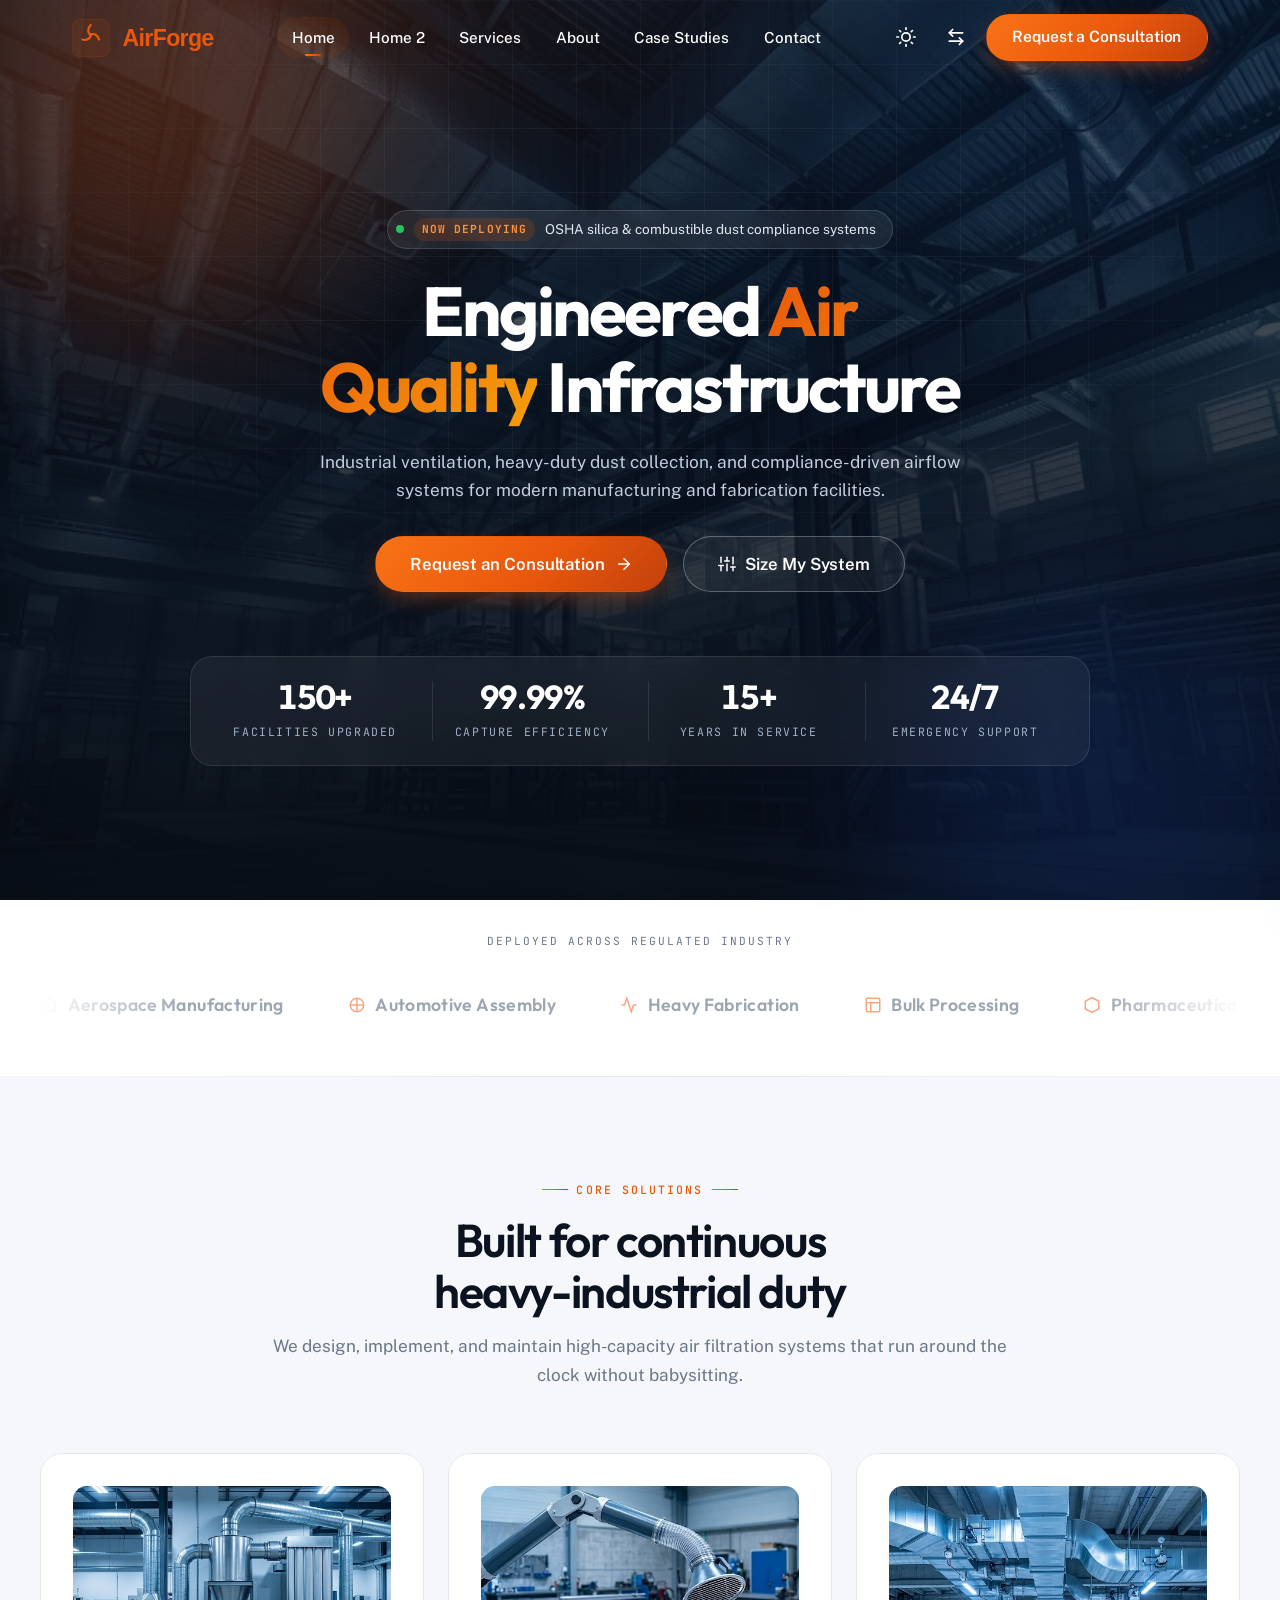
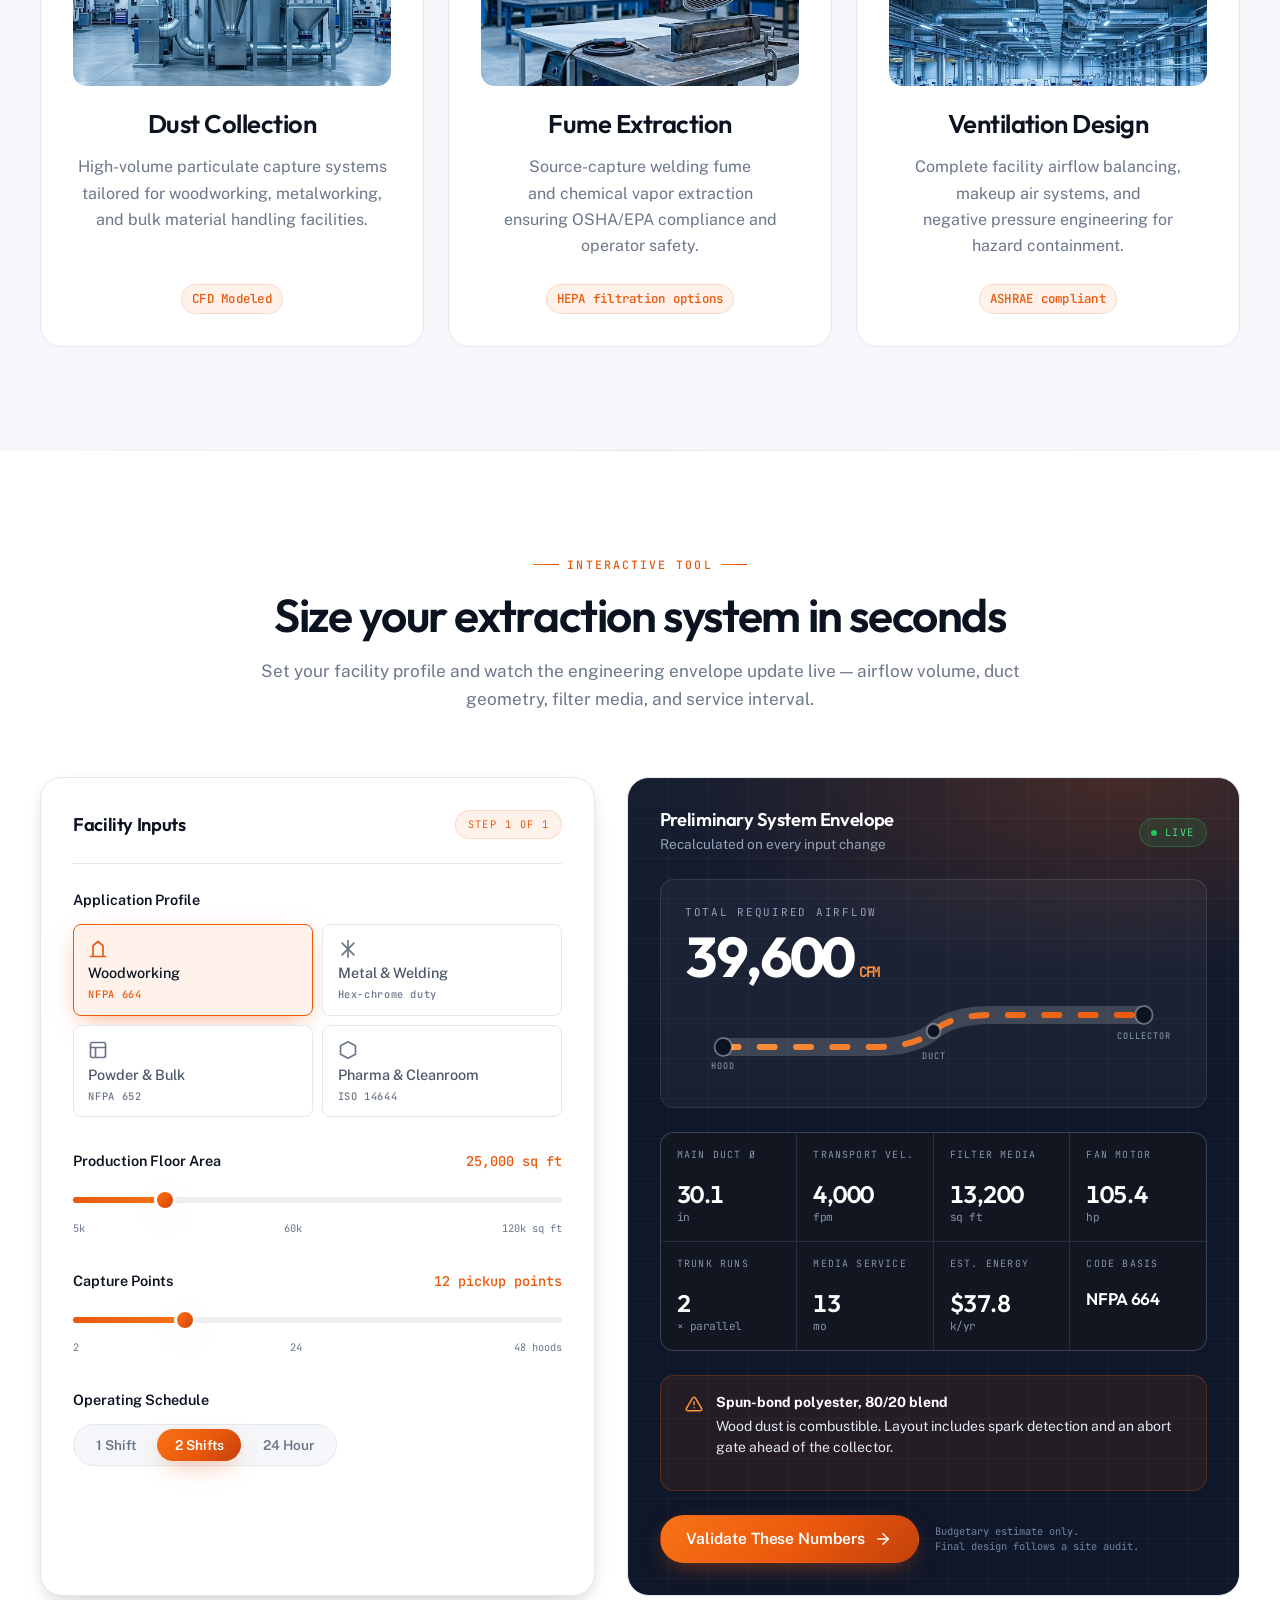
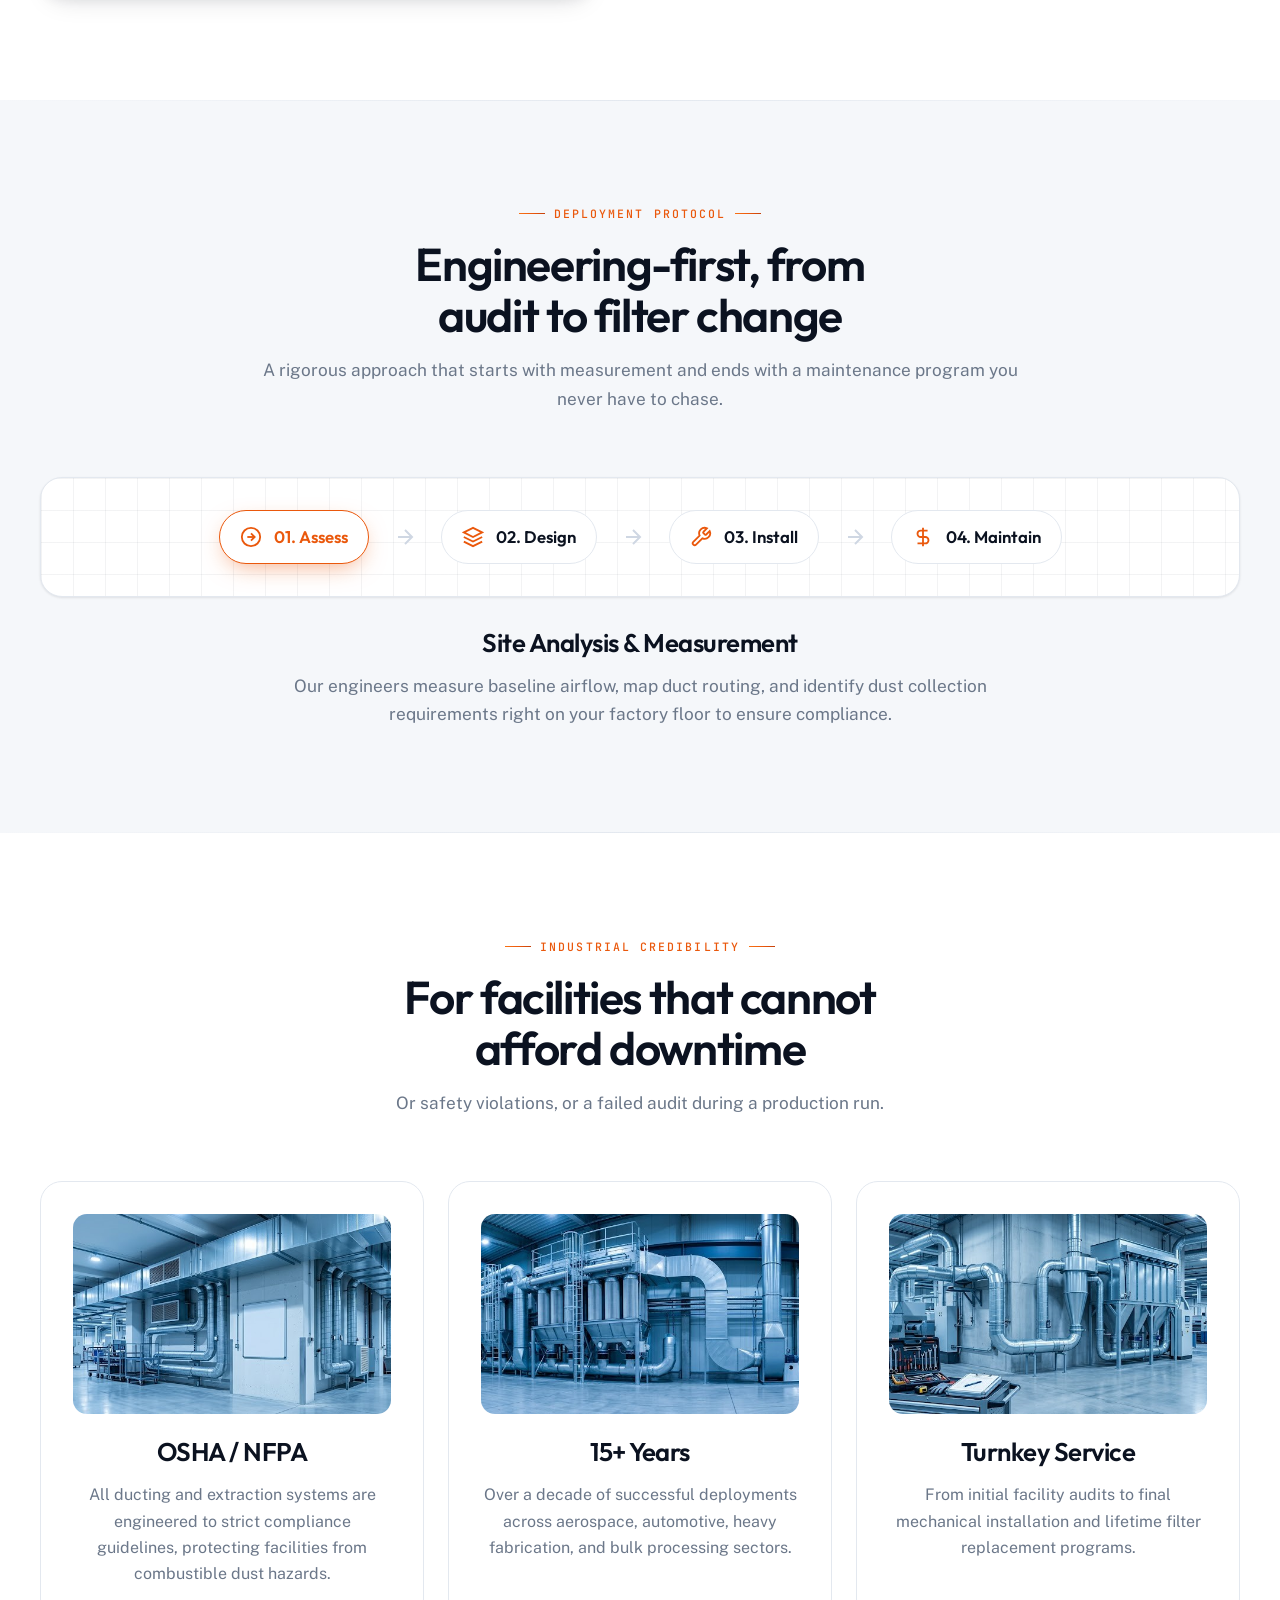
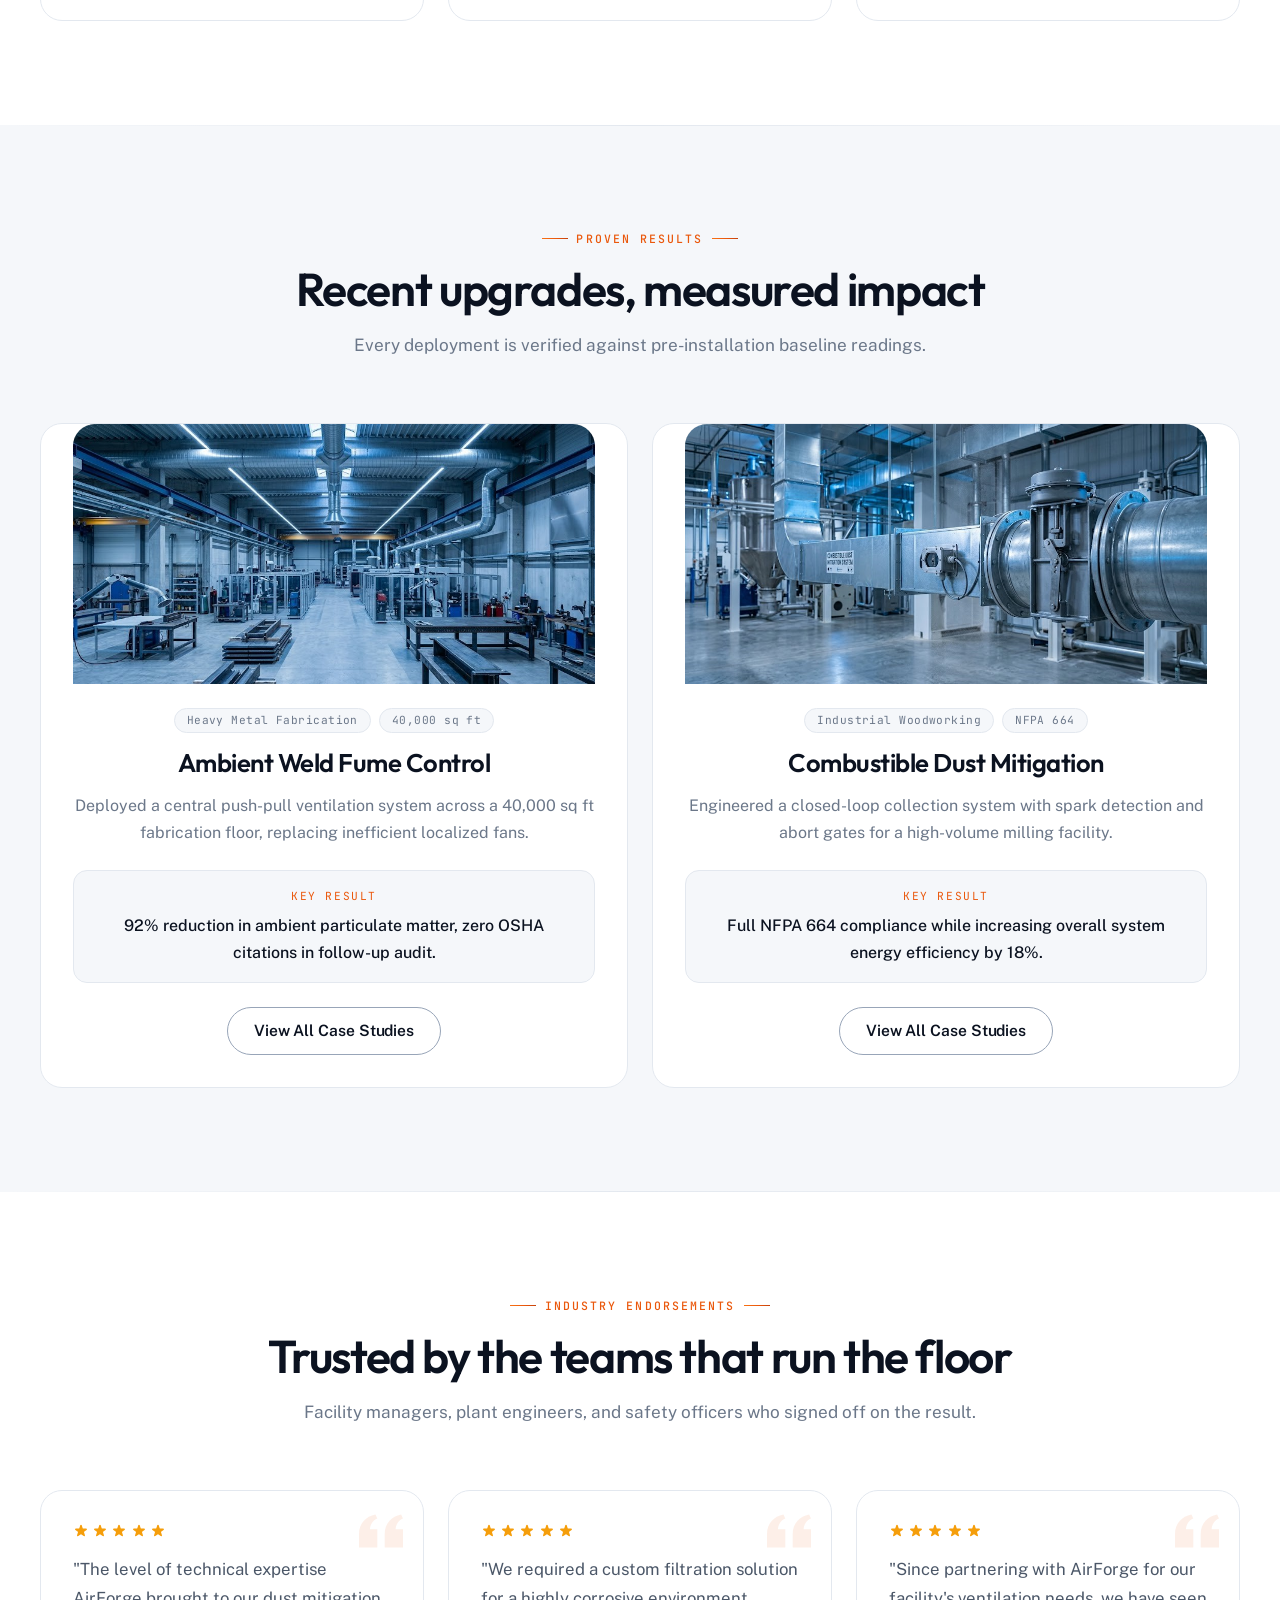
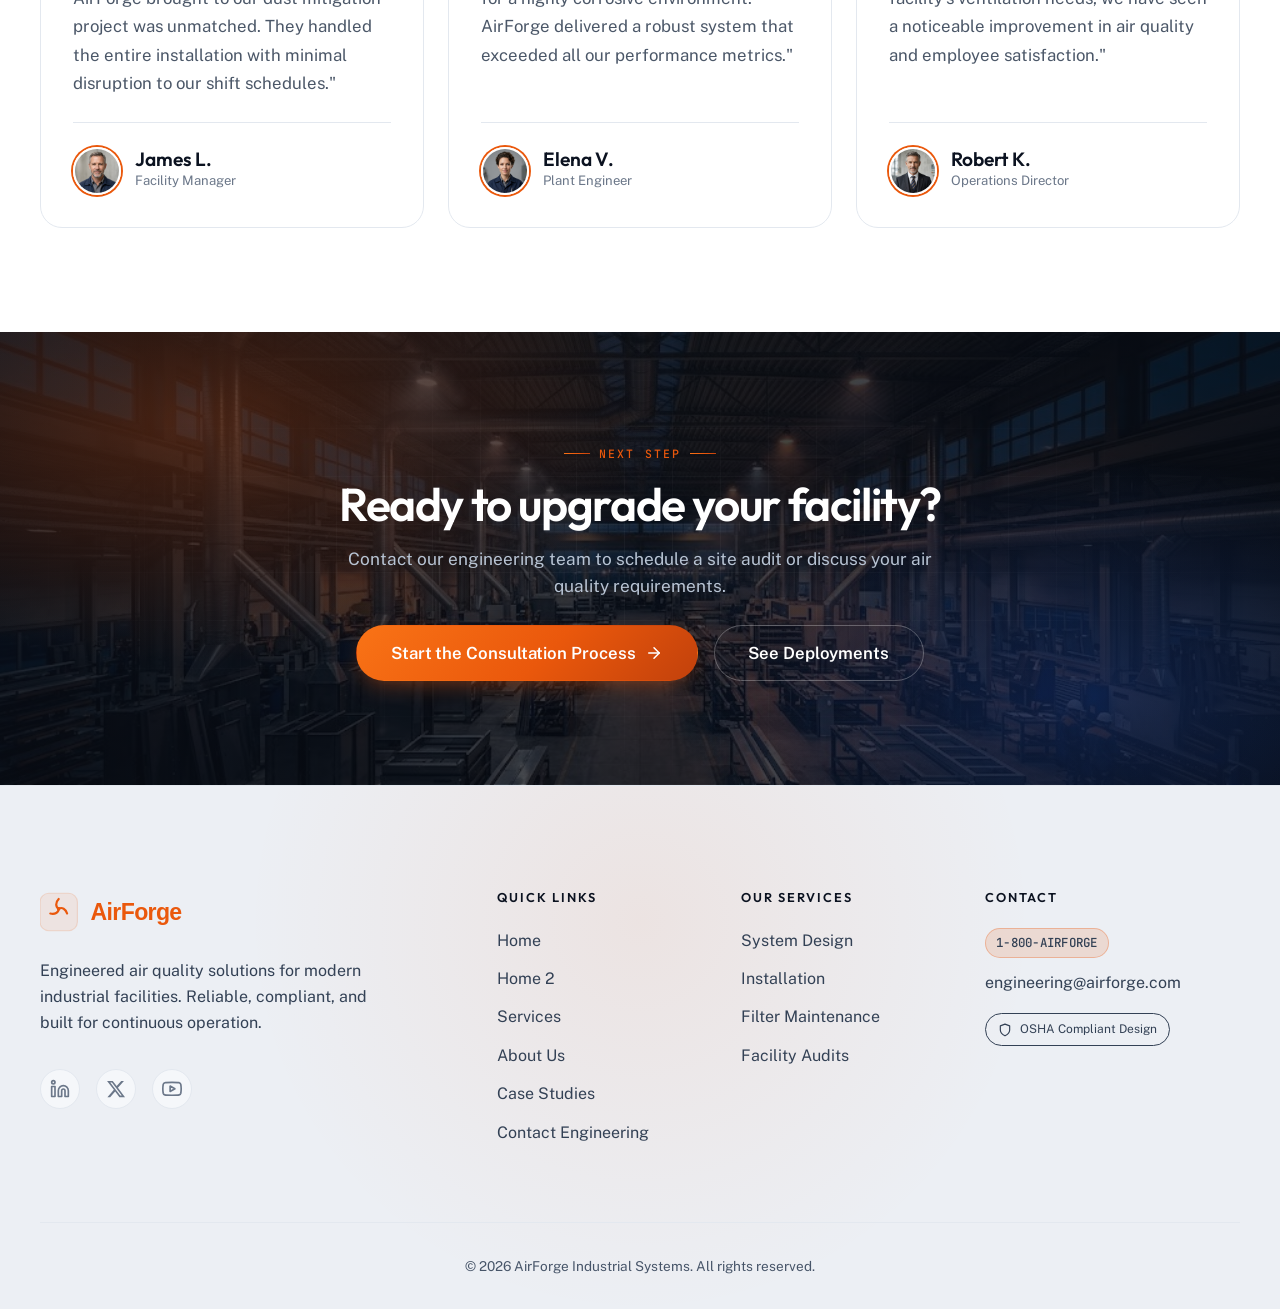
<file: index.html>
<!DOCTYPE html>
<html lang="en">

<head>
  <meta charset="UTF-8">
  <meta name="viewport" content="width=device-width, initial-scale=1.0">
  <title>AirForge | Industrial Ventilation & Dust Collection Systems</title>
  <meta name="description"
    content="Engineered air-quality infrastructure for factories and industrial facilities. Dust collection, fume extraction, and ventilation systems.">
  <link rel="icon" type="image/svg+xml" href="assets/images/favicon.svg">
  <link rel="apple-touch-icon" href="assets/images/favicon.svg">

  <!-- CSS -->
  <link rel="preconnect" href="https://fonts.googleapis.com">
  <link rel="preconnect" href="https://fonts.gstatic.com" crossorigin>
  <link rel="stylesheet" href="assets/css/style.css">
  <link rel="stylesheet" href="assets/css/rtl.css">

  <!-- Preload Theme -->
  <script>
    const storedTheme = localStorage.getItem('theme');
    const prefersDark = window.matchMedia('(prefers-color-scheme: dark)').matches;
    if (storedTheme === 'dark' || (!storedTheme && prefersDark)) {
      document.documentElement.setAttribute('data-theme', 'dark');
    }
  </script>
</head>

<body>

  <!-- Navbar -->
  <header class="navbar">
    <div class="container">
      <a href="index.html" class="navbar-brand">
        <img src="assets/images/logo.svg" alt="AirForge" class="brand-logo" width="140" height="40">
      </a>

      <nav class="navbar-nav">
        <a href="index.html" class="nav-link active">Home</a>
        <a href="home2.html" class="nav-link">Home 2</a>
        <a href="services.html" class="nav-link">Services</a>
        <a href="about.html" class="nav-link">About</a>
        <a href="case-studies.html" class="nav-link">Case Studies</a>
        <a href="contact.html" class="nav-link">Contact</a>
      </nav>

      <div class="navbar-actions">
        <button class="btn-icon theme-toggle" aria-label="Toggle Theme">
          <!-- Icon injected by JS -->
        </button>
        <button class="btn-icon rtl-toggle" aria-label="Toggle RTL">
          <svg xmlns="http://www.w3.org/2000/svg" width="20" height="20" viewBox="0 0 24 24" fill="none"
            stroke="currentColor" stroke-width="2" stroke-linecap="round" stroke-linejoin="round">
            <path d="M8 3L4 7l4 4"></path>
            <path d="M4 7h16"></path>
            <path d="M16 21l4-4-4-4"></path>
            <path d="M20 17H4"></path>
          </svg>
        </button>
        <a href="request-consultation.html" class="btn btn-primary d-none-mobile">Request a Consultation</a>

        <button class="hamburger" aria-label="Open Menu">
          <svg xmlns="http://www.w3.org/2000/svg" width="22" height="22" viewBox="0 0 24 24" fill="none"
            stroke="currentColor" stroke-width="2" stroke-linecap="round" stroke-linejoin="round">
            <line x1="3" y1="12" x2="21" y2="12"></line>
            <line x1="3" y1="6" x2="21" y2="6"></line>
            <line x1="3" y1="18" x2="21" y2="18"></line>
          </svg>
        </button>
      </div>
    </div>
  </header>

  <!-- Mobile Drawer -->
  <div class="drawer-overlay"></div>
  <div class="drawer">
    <div class="drawer-header">
      <div class="navbar-brand">
        <img src="assets/images/logo.svg" alt="AirForge" class="brand-logo" width="140" height="40">
      </div>
      <button class="btn-icon drawer-close" aria-label="Close Menu">
        <svg xmlns="http://www.w3.org/2000/svg" width="22" height="22" viewBox="0 0 24 24" fill="none"
          stroke="currentColor" stroke-width="2" stroke-linecap="round" stroke-linejoin="round">
          <line x1="18" y1="6" x2="6" y2="18"></line>
          <line x1="6" y1="6" x2="18" y2="18"></line>
        </svg>
      </button>
    </div>

    <nav class="drawer-nav">
      <a href="index.html" class="nav-link active">Home</a>
      <a href="home2.html" class="nav-link">Home 2</a>
      <a href="services.html" class="nav-link">Services</a>
      <a href="about.html" class="nav-link">About</a>
      <a href="case-studies.html" class="nav-link">Case Studies</a>
      <a href="contact.html" class="nav-link">Contact</a>
    </nav>

    <div class="drawer-actions">
      <div class="drawer-controls">
        <button class="btn-icon theme-toggle" aria-label="Toggle Theme"></button>
        <button class="btn-icon rtl-toggle" aria-label="Toggle RTL">
          <svg xmlns="http://www.w3.org/2000/svg" width="20" height="20" viewBox="0 0 24 24" fill="none"
            stroke="currentColor" stroke-width="2" stroke-linecap="round" stroke-linejoin="round">
            <path d="M8 3L4 7l4 4"></path>
            <path d="M4 7h16"></path>
            <path d="M16 21l4-4-4-4"></path>
            <path d="M20 17H4"></path>
          </svg>
        </button>
      </div>
      <a href="request-consultation.html" class="btn btn-primary" style="width: 100%;">Request a Consultation</a>
    </div>
  </div>

  <main>
    <!-- Hero Section -->
    <section class="hero-section">
      <div class="hero-bg"></div>
      <div class="hero-orb orb-1"></div>
      <div class="hero-orb orb-2"></div>

      <div class="container">
        <div class="hero-badge animate-fade-up">
          <span class="dot"></span>
          <b>Now Deploying</b>
          OSHA silica &amp; combustible dust compliance systems
        </div>

        <h1 class="animate-fade-up delay-100">Engineered <span class="text-gradient">Air Quality</span> Infrastructure
        </h1>

        <p class="text-lead animate-fade-up delay-200">Industrial ventilation, heavy-duty dust collection, and
          compliance-driven airflow systems for modern manufacturing and fabrication facilities.</p>

        <div class="hero-actions animate-fade-up delay-300">
          <a href="request-consultation.html" class="btn btn-primary btn-lg">
            Request an Consultation
            <svg width="18" height="18" viewBox="0 0 24 24" fill="none" stroke="currentColor" stroke-width="2"
              stroke-linecap="round" stroke-linejoin="round">
              <line x1="5" y1="12" x2="19" y2="12"></line>
              <polyline points="12 5 19 12 12 19"></polyline>
            </svg>
          </a>
          <a href="#configurator" class="btn btn-outline btn-lg">
            <svg width="18" height="18" viewBox="0 0 24 24" fill="none" stroke="currentColor" stroke-width="2"
              stroke-linecap="round" stroke-linejoin="round">
              <line x1="4" y1="21" x2="4" y2="14"></line>
              <line x1="4" y1="10" x2="4" y2="3"></line>
              <line x1="12" y1="21" x2="12" y2="12"></line>
              <line x1="12" y1="8" x2="12" y2="3"></line>
              <line x1="20" y1="21" x2="20" y2="16"></line>
              <line x1="20" y1="12" x2="20" y2="3"></line>
              <line x1="1" y1="14" x2="7" y2="14"></line>
              <line x1="9" y1="8" x2="15" y2="8"></line>
              <line x1="17" y1="16" x2="23" y2="16"></line>
            </svg>
            Size My System
          </a>
        </div>

        <div class="hero-trust animate-fade-up delay-400">
          <div>
            <div class="stat-value"><span data-count="150" data-count-suffix="+">0</span></div>
            <div class="stat-label">Facilities Upgraded</div>
          </div>
          <div>
            <div class="stat-value"><span data-count="99.99" data-count-decimals="2" data-count-suffix="%">0</span>
            </div>
            <div class="stat-label">Capture Efficiency</div>
          </div>
          <div>
            <div class="stat-value"><span data-count="15" data-count-suffix="+">0</span></div>
            <div class="stat-label">Years In Service</div>
          </div>
          <div>
            <div class="stat-value">24/7</div>
            <div class="stat-label">Emergency Support</div>
          </div>
        </div>
      </div>


    </section>

    <!-- Sector marquee -->
    <section style="padding-top: var(--space-4); padding-bottom: var(--space-4);">
      <div class="container">
        <p
          style="text-align: center; font-family: var(--font-mono); font-size: 0.7rem; letter-spacing: 0.18em; text-transform: uppercase; color: var(--color-text-muted); margin-bottom: var(--space-2);">
          Deployed across regulated industry</p>
        <div class="marquee">
          <div class="marquee-track">
            <span class="marquee-item"><svg width="18" height="18" viewBox="0 0 24 24" fill="none" stroke="currentColor"
                stroke-width="2">
                <path d="M2 20h20"></path>
                <path d="M4 20V8l8-5 8 5v12"></path>
              </svg> Aerospace Manufacturing</span>
            <span class="marquee-item"><svg width="18" height="18" viewBox="0 0 24 24" fill="none" stroke="currentColor"
                stroke-width="2">
                <circle cx="12" cy="12" r="9"></circle>
                <path d="M12 3v18M3 12h18"></path>
              </svg> Automotive Assembly</span>
            <span class="marquee-item"><svg width="18" height="18" viewBox="0 0 24 24" fill="none" stroke="currentColor"
                stroke-width="2">
                <path d="M22 12h-4l-3 9L9 3l-3 9H2"></path>
              </svg> Heavy Fabrication</span>
            <span class="marquee-item"><svg width="18" height="18" viewBox="0 0 24 24" fill="none" stroke="currentColor"
                stroke-width="2">
                <rect x="3" y="3" width="18" height="18" rx="2"></rect>
                <path d="M3 9h18M9 21V9"></path>
              </svg> Bulk Processing</span>
            <span class="marquee-item"><svg width="18" height="18" viewBox="0 0 24 24" fill="none" stroke="currentColor"
                stroke-width="2">
                <path d="M12 2l9 5v10l-9 5-9-5V7z"></path>
              </svg> Pharmaceutical</span>
            <span class="marquee-item"><svg width="18" height="18" viewBox="0 0 24 24" fill="none" stroke="currentColor"
                stroke-width="2">
                <path d="M3 21h18M6 21V8l6-5 6 5v13"></path>
              </svg> Industrial Woodworking</span>
            <!-- duplicate set keeps the loop seamless -->
            <span class="marquee-item"><svg width="18" height="18" viewBox="0 0 24 24" fill="none" stroke="currentColor"
                stroke-width="2">
                <path d="M2 20h20"></path>
                <path d="M4 20V8l8-5 8 5v12"></path>
              </svg> Aerospace Manufacturing</span>
            <span class="marquee-item"><svg width="18" height="18" viewBox="0 0 24 24" fill="none" stroke="currentColor"
                stroke-width="2">
                <circle cx="12" cy="12" r="9"></circle>
                <path d="M12 3v18M3 12h18"></path>
              </svg> Automotive Assembly</span>
            <span class="marquee-item"><svg width="18" height="18" viewBox="0 0 24 24" fill="none" stroke="currentColor"
                stroke-width="2">
                <path d="M22 12h-4l-3 9L9 3l-3 9H2"></path>
              </svg> Heavy Fabrication</span>
            <span class="marquee-item"><svg width="18" height="18" viewBox="0 0 24 24" fill="none" stroke="currentColor"
                stroke-width="2">
                <rect x="3" y="3" width="18" height="18" rx="2"></rect>
                <path d="M3 9h18M9 21V9"></path>
              </svg> Bulk Processing</span>
            <span class="marquee-item"><svg width="18" height="18" viewBox="0 0 24 24" fill="none" stroke="currentColor"
                stroke-width="2">
                <path d="M12 2l9 5v10l-9 5-9-5V7z"></path>
              </svg> Pharmaceutical</span>
            <span class="marquee-item"><svg width="18" height="18" viewBox="0 0 24 24" fill="none" stroke="currentColor"
                stroke-width="2">
                <path d="M3 21h18M6 21V8l6-5 6 5v13"></path>
              </svg> Industrial Woodworking</span>
          </div>
        </div>
      </div>
    </section>

    <!-- Air Quality Solutions Overview -->
    <section class="bg-surface">
      <div class="container">
        <div class="section-header">
          <span class="eyebrow is-center">Core Solutions</span>
          <h2>Built for continuous heavy-industrial duty</h2>
          <p>We design, implement, and maintain high-capacity air filtration systems that run around the clock without
            babysitting.</p>
        </div>

        <div class="grid grid-3">
          <!-- Solution 1 -->
          <div class="card">
            <img src="assets/images/solution-dust-collection-system.jpg" alt="Dust Collection"
              style="width: 100%; height: 200px; object-fit: cover; border-radius: var(--radius); margin-bottom: 1.5rem;">
            <h3>Dust Collection</h3>
            <p>High-volume particulate capture systems tailored for woodworking, metalworking, and bulk material
              handling facilities.</p>
            <div class="card-footer">
              <span class="text-spec">CFD Modeled</span>
            </div>
          </div>
          <!-- Solution 2 -->
          <div class="card">
            <img src="assets/images/solution-fume-extraction-arm.jpg" alt="Fume Extraction"
              style="width: 100%; height: 200px; object-fit: cover; border-radius: var(--radius); margin-bottom: 1.5rem;">
            <h3>Fume Extraction</h3>
            <p>Source-capture welding fume and chemical vapor extraction ensuring OSHA/EPA compliance and operator
              safety.</p>
            <div class="card-footer">
              <span class="text-spec">HEPA filtration options</span>
            </div>
          </div>
          <!-- Solution 3 -->
          <div class="card">
            <img src="assets/images/solution-ventilation-ductwork-design.jpg" alt="Ventilation Design"
              style="width: 100%; height: 200px; object-fit: cover; border-radius: var(--radius); margin-bottom: 1.5rem;">
            <h3>Ventilation Design</h3>
            <p>Complete facility airflow balancing, makeup air systems, and negative pressure engineering for hazard
              containment.</p>
            <div class="card-footer">
              <span class="text-spec">ASHRAE compliant</span>
            </div>
          </div>
        </div>
      </div>
    </section>

    <!-- ======================================================================
         INTERACTIVE: Airflow Sizing Configurator
         ====================================================================== -->
    <section id="configurator">
      <div class="container">
        <div class="section-header">
          <span class="eyebrow is-center">Interactive Tool</span>
          <h2>Size your extraction system in seconds</h2>
          <p>Set your facility profile and watch the engineering envelope update live — airflow volume, duct geometry,
            filter media, and service interval.</p>
        </div>

        <div class="configurator" id="airflowConfigurator">
          <!-- Inputs -->
          <div class="cfg-panel">
            <div class="cfg-panel-head">
              <h3>Facility Inputs</h3>
              <span class="cfg-chip">Step 1 of 1</span>
            </div>

            <div class="cfg-field">
              <div class="cfg-field-label">
                <span>Application Profile</span>
              </div>
              <div class="cfg-options" role="group" aria-label="Application profile">
                <button type="button" class="cfg-option is-active" data-profile="wood" aria-pressed="true">
                  <svg width="20" height="20" viewBox="0 0 24 24" fill="none" stroke="currentColor" stroke-width="2"
                    stroke-linecap="round" stroke-linejoin="round">
                    <path d="M3 21h18M6 21V8l6-5 6 5v13"></path>
                  </svg>
                  Woodworking
                  <small>NFPA 664</small>
                </button>
                <button type="button" class="cfg-option" data-profile="metal" aria-pressed="false">
                  <svg width="20" height="20" viewBox="0 0 24 24" fill="none" stroke="currentColor" stroke-width="2"
                    stroke-linecap="round" stroke-linejoin="round">
                    <path d="M12 2v20"></path>
                    <path d="M4.9 4.9l14.2 14.2"></path>
                    <path d="M19.1 4.9L4.9 19.1"></path>
                  </svg>
                  Metal &amp; Welding
                  <small>Hex-chrome duty</small>
                </button>
                <button type="button" class="cfg-option" data-profile="powder" aria-pressed="false">
                  <svg width="20" height="20" viewBox="0 0 24 24" fill="none" stroke="currentColor" stroke-width="2"
                    stroke-linecap="round" stroke-linejoin="round">
                    <rect x="3" y="3" width="18" height="18" rx="2"></rect>
                    <path d="M3 9h18M9 21V9"></path>
                  </svg>
                  Powder &amp; Bulk
                  <small>NFPA 652</small>
                </button>
                <button type="button" class="cfg-option" data-profile="pharma" aria-pressed="false">
                  <svg width="20" height="20" viewBox="0 0 24 24" fill="none" stroke="currentColor" stroke-width="2"
                    stroke-linecap="round" stroke-linejoin="round">
                    <path d="M12 2l9 5v10l-9 5-9-5V7z"></path>
                  </svg>
                  Pharma &amp; Cleanroom
                  <small>ISO 14644</small>
                </button>
              </div>
            </div>

            <div class="cfg-field">
              <div class="cfg-field-label">
                <span>Production Floor Area</span>
                <span class="cfg-readout" id="cfgAreaOut">25,000 sq ft</span>
              </div>
              <input type="range" class="cfg-range" id="cfgArea" min="5000" max="120000" step="1000" value="25000"
                aria-label="Production floor area in square feet">
              <div class="cfg-scale">
                <span>5k</span><span>60k</span><span>120k sq ft</span>
              </div>
            </div>

            <div class="cfg-field">
              <div class="cfg-field-label">
                <span>Capture Points</span>
                <span class="cfg-readout" id="cfgPointsOut">12 pickup points</span>
              </div>
              <input type="range" class="cfg-range" id="cfgPoints" min="2" max="48" step="1" value="12"
                aria-label="Number of capture points">
              <div class="cfg-scale">
                <span>2</span><span>24</span><span>48 hoods</span>
              </div>
            </div>

            <div class="cfg-field">
              <div class="cfg-field-label">
                <span>Operating Schedule</span>
              </div>
              <div class="cfg-toggle" role="group" aria-label="Operating schedule">
                <button type="button" data-shifts="1" aria-pressed="false">1 Shift</button>
                <button type="button" data-shifts="2" class="is-active" aria-pressed="true">2 Shifts</button>
                <button type="button" data-shifts="3" aria-pressed="false">24 Hour</button>
              </div>
            </div>
          </div>

          <!-- Live output -->
          <div class="cfg-results">
            <div class="cfg-results-head">
              <div>
                <h3>Preliminary System Envelope</h3>
                <p>Recalculated on every input change</p>
              </div>
              <span class="cfg-live"><i></i> Live</span>
            </div>

            <div class="cfg-hero-metric">
              <span class="k">Total Required Airflow</span>
              <span class="v"><span id="cfgCfm">0</span><span class="u">CFM</span></span>

              <svg class="cfg-flow" viewBox="0 0 520 74" preserveAspectRatio="none" aria-hidden="true">
                <defs>
                  <linearGradient id="cfgFlowGrad" x1="0" y1="0" x2="1" y2="0">
                    <stop offset="0%" stop-color="#fb923c"></stop>
                    <stop offset="100%" stop-color="#ea580c"></stop>
                  </linearGradient>
                </defs>
                <path class="duct-shell" d="M40 46 H200 Q240 46 260 30 Q280 14 320 14 H480"></path>
                <path class="duct-stream" id="cfgStream" d="M40 46 H200 Q240 46 260 30 Q280 14 320 14 H480"></path>
                <circle class="duct-node" cx="40" cy="46" r="9"></circle>
                <circle class="duct-node" cx="260" cy="30" r="7"></circle>
                <circle class="duct-node" cx="480" cy="14" r="9"></circle>
                <text x="40" y="68" text-anchor="middle">Hood</text>
                <text x="260" y="58" text-anchor="middle">Duct</text>
                <text x="480" y="38" text-anchor="middle">Collector</text>
              </svg>
            </div>

            <div class="cfg-metrics">
              <div class="cfg-metric">
                <span class="k">Main Duct Ø</span>
                <span class="v"><span id="cfgDuct">0</span><small>in</small></span>
              </div>
              <div class="cfg-metric">
                <span class="k">Transport Vel.</span>
                <span class="v"><span id="cfgVelocity">0</span><small>fpm</small></span>
              </div>
              <div class="cfg-metric">
                <span class="k">Filter Media</span>
                <span class="v"><span id="cfgFilter">0</span><small>sq ft</small></span>
              </div>
              <div class="cfg-metric">
                <span class="k">Fan Motor</span>
                <span class="v"><span id="cfgPower">0</span><small>hp</small></span>
              </div>
              <div class="cfg-metric">
                <span class="k">Trunk Runs</span>
                <span class="v"><span id="cfgTrunks">0</span><small>&times; parallel</small></span>
              </div>
              <div class="cfg-metric">
                <span class="k">Media Service</span>
                <span class="v"><span id="cfgService">0</span><small>mo</small></span>
              </div>
              <div class="cfg-metric">
                <span class="k">Est. Energy</span>
                <span class="v">$<span id="cfgEnergy">0</span><small>k/yr</small></span>
              </div>
              <div class="cfg-metric">
                <span class="k">Code Basis</span>
                <span class="v" style="font-size: 1.05rem;"><span id="cfgCode">NFPA 664</span></span>
              </div>
            </div>

            <div class="cfg-note">
              <svg width="18" height="18" viewBox="0 0 24 24" fill="none" stroke="currentColor" stroke-width="2"
                stroke-linecap="round" stroke-linejoin="round">
                <path d="M10.29 3.86L1.82 18a2 2 0 0 0 1.71 3h16.94a2 2 0 0 0 1.71-3L13.71 3.86a2 2 0 0 0-3.42 0z">
                </path>
                <line x1="12" y1="9" x2="12" y2="13"></line>
                <line x1="12" y1="17" x2="12.01" y2="17"></line>
              </svg>
              <span>
                <b id="cfgMedia">Spun-bond polyester, 80/20 blend</b>
                <span id="cfgNote">Wood dust is combustible. Layout includes spark detection and an abort gate ahead of
                  the collector.</span>
              </span>
            </div>

            <div class="cfg-actions">
              <a href="request-consultation.html" class="btn btn-primary">
                Validate These Numbers
                <svg width="18" height="18" viewBox="0 0 24 24" fill="none" stroke="currentColor" stroke-width="2"
                  stroke-linecap="round" stroke-linejoin="round">
                  <line x1="5" y1="12" x2="19" y2="12"></line>
                  <polyline points="12 5 19 12 12 19"></polyline>
                </svg>
              </a>
              <span class="cfg-disclaimer">Budgetary estimate only.<br>Final design follows a site audit.</span>
            </div>
          </div>
        </div>
      </div>
    </section>

    <!-- How It Works (Process) -->
    <section class="bg-surface">
      <div class="container">
        <div class="section-header">
          <span class="eyebrow is-center">Deployment Protocol</span>
          <h2>Engineering-first, from audit to filter change</h2>
          <p>A rigorous approach that starts with measurement and ends with a maintenance program you never have to
            chase.</p>
        </div>

        <div class="process-strip">
          <div class="process-step active" data-target="process-panel-1" style="cursor: pointer;">
            <svg width="24" height="24" viewBox="0 0 24 24" fill="none" stroke="currentColor" stroke-width="2">
              <circle cx="12" cy="12" r="10"></circle>
              <polyline points="12 16 16 12 12 8"></polyline>
              <line x1="8" y1="12" x2="16" y2="12"></line>
            </svg>
            01. Assess
          </div>
          <div class="process-arrow">
            <svg width="24" height="24" viewBox="0 0 24 24" fill="none" stroke="currentColor" stroke-width="2">
              <line x1="5" y1="12" x2="19" y2="12"></line>
              <polyline points="12 5 19 12 12 19"></polyline>
            </svg>
          </div>
          <div class="process-step" data-target="process-panel-2" style="cursor: pointer;">
            <svg width="24" height="24" viewBox="0 0 24 24" fill="none" stroke="currentColor" stroke-width="2">
              <polygon points="12 2 2 7 12 12 22 7 12 2"></polygon>
              <polyline points="2 17 12 22 22 17"></polyline>
              <polyline points="2 12 12 17 22 12"></polyline>
            </svg>
            02. Design
          </div>
          <div class="process-arrow">
            <svg width="24" height="24" viewBox="0 0 24 24" fill="none" stroke="currentColor" stroke-width="2">
              <line x1="5" y1="12" x2="19" y2="12"></line>
              <polyline points="12 5 19 12 12 19"></polyline>
            </svg>
          </div>
          <div class="process-step" data-target="process-panel-3" style="cursor: pointer;">
            <svg width="24" height="24" viewBox="0 0 24 24" fill="none" stroke="currentColor" stroke-width="2">
              <path
                d="M14.7 6.3a1 1 0 0 0 0 1.4l1.6 1.6a1 1 0 0 0 1.4 0l3.77-3.77a6 6 0 0 1-7.94 7.94l-6.91 6.91a2.12 2.12 0 0 1-3-3l6.91-6.91a6 6 0 0 1 7.94-7.94l-3.76 3.76z">
              </path>
            </svg>
            03. Install
          </div>
          <div class="process-arrow">
            <svg width="24" height="24" viewBox="0 0 24 24" fill="none" stroke="currentColor" stroke-width="2">
              <line x1="5" y1="12" x2="19" y2="12"></line>
              <polyline points="12 5 19 12 12 19"></polyline>
            </svg>
          </div>
          <div class="process-step" data-target="process-panel-4" style="cursor: pointer;">
            <svg width="24" height="24" viewBox="0 0 24 24" fill="none" stroke="currentColor" stroke-width="2">
              <path d="M12 2v20"></path>
              <path d="M17 5H9.5a3.5 3.5 0 0 0 0 7h5a3.5 3.5 0 0 1 0 7H6"></path>
            </svg>
            04. Maintain
          </div>
        </div>

        <div class="process-panels" style="margin-top: var(--space-4);">
          <div class="process-panel active" id="process-panel-1"
            style="max-width: 800px; margin: 0 auto; text-align: center; display: block;">
            <h3 style="margin-bottom: 1rem;">Site Analysis & Measurement</h3>
            <p class="text-lead" style="margin-bottom: 0;">Our engineers measure baseline airflow, map duct routing, and
              identify dust collection requirements right on your factory floor to ensure compliance.</p>
          </div>
          <div class="process-panel" id="process-panel-2"
            style="max-width: 800px; margin: 0 auto; text-align: center; display: none;">
            <h3 style="margin-bottom: 1rem;">Custom CFD Engineering</h3>
            <p class="text-lead" style="margin-bottom: 0;">We develop a fully customized 3D mechanical design and use
              computational fluid dynamics to prove the system works before it's ever built.</p>
          </div>
          <div class="process-panel" id="process-panel-3"
            style="max-width: 800px; margin: 0 auto; text-align: center; display: none;">
            <h3 style="margin-bottom: 1rem;">Zero-Downtime Installation</h3>
            <p class="text-lead" style="margin-bottom: 0;">Our specialized mechanical teams install your system during
              off-hours or scheduled maintenance windows so your production lines never stop.</p>
          </div>
          <div class="process-panel" id="process-panel-4"
            style="max-width: 800px; margin: 0 auto; text-align: center; display: none;">
            <h3 style="margin-bottom: 1rem;">Ongoing Support & Compliance</h3>
            <p class="text-lead" style="margin-bottom: 0;">We provide 24/7 technical support, scheduled filter
              replacements, and annual safety audits to keep you 100% OSHA compliant.</p>
          </div>
        </div>

      </div>
    </section>

    <!-- Why AirForge -->
    <section>
      <div class="container">
        <div class="section-header">
          <span class="eyebrow is-center">Industrial Credibility</span>
          <h2>For facilities that cannot afford downtime</h2>
          <p>Or safety violations, or a failed audit during a production run.</p>
        </div>

        <div class="grid grid-3">
          <div class="card">
            <img src="assets/images/credibility-osha-nfpa-compliance.jpg" alt="OSHA / NFPA"
              style="width: 100%; height: 200px; object-fit: cover; border-radius: var(--radius); margin-bottom: 1.5rem;">
            <h3>OSHA / NFPA</h3>
            <p>All ducting and extraction systems are engineered to strict compliance guidelines, protecting facilities
              from combustible dust hazards.</p>
          </div>
          <div class="card">
            <img src="assets/images/credibility-15-years-deployment.jpg" alt="15+ Years"
              style="width: 100%; height: 200px; object-fit: cover; border-radius: var(--radius); margin-bottom: 1.5rem;">
            <h3>15+ Years</h3>
            <p>Over a decade of successful deployments across aerospace, automotive, heavy fabrication, and bulk
              processing sectors.</p>
          </div>
          <div class="card">
            <img src="assets/images/credibility-turnkey-service-install.jpg" alt="Turnkey Service"
              style="width: 100%; height: 200px; object-fit: cover; border-radius: var(--radius); margin-bottom: 1.5rem;">
            <h3>Turnkey Service</h3>
            <p>From initial facility audits to final mechanical installation and lifetime filter replacement programs.
            </p>
          </div>
        </div>
      </div>
    </section>

    <!-- Featured Case Study -->
    <section class="bg-surface">
      <div class="container">
        <div class="section-header">
          <span class="eyebrow is-center">Proven Results</span>
          <h2>Recent upgrades, measured impact</h2>
          <p>Every deployment is verified against pre-installation baseline readings.</p>
        </div>

        <div class="grid grid-2">
          <div class="card" style="text-align: center; align-items: center;">
            <img src="assets/images/case-study-weld-fume-facility.jpg" alt="Factory interior with heavy machinery"
              class="card-img" loading="lazy">
            <div class="card-tags">
              <span class="tag">Heavy Metal Fabrication</span>
              <span class="tag">40,000 sq ft</span>
            </div>
            <h3>Ambient Weld Fume Control</h3>
            <p style="margin-bottom: 1.5rem;">Deployed a central push-pull ventilation system across a 40,000 sq ft
              fabrication floor, replacing inefficient localized fans.</p>
            <div
              style="background: var(--color-surface); padding: 1rem 1.25rem; border-radius: var(--radius); width: 100%; border: 1px solid var(--color-border); margin-bottom: 1.5rem;">
              <div
                style="font-family: var(--font-mono); font-size: 0.7rem; letter-spacing: 0.14em; color: var(--color-accent); margin-bottom: 0.5rem; text-transform: uppercase;">
                Key Result</div>
              <div style="font-weight: 500; color: var(--color-text-heading);">92% reduction in ambient particulate
                matter, zero OSHA citations in follow-up audit.</div>
            </div>
            <a href="case-studies.html" class="btn btn-outline">View All Case Studies</a>
          </div>

          <div class="card" style="text-align: center; align-items: center;">
            <img src="assets/images/case-study-combustible-dust-ductwork.jpg" alt="Ductwork in industrial facility"
              class="card-img" loading="lazy">
            <div class="card-tags">
              <span class="tag">Industrial Woodworking</span>
              <span class="tag">NFPA 664</span>
            </div>
            <h3>Combustible Dust Mitigation</h3>
            <p style="margin-bottom: 1.5rem;">Engineered a closed-loop collection system with spark detection and abort
              gates for a high-volume milling facility.</p>
            <div
              style="background: var(--color-surface); padding: 1rem 1.25rem; border-radius: var(--radius); width: 100%; border: 1px solid var(--color-border); margin-bottom: 1.5rem;">
              <div
                style="font-family: var(--font-mono); font-size: 0.7rem; letter-spacing: 0.14em; color: var(--color-accent); margin-bottom: 0.5rem; text-transform: uppercase;">
                Key Result</div>
              <div style="font-weight: 500; color: var(--color-text-heading);">Full NFPA 664 compliance while increasing
                overall system energy efficiency by 18%.</div>
            </div>
            <a href="case-studies.html" class="btn btn-outline">View All Case Studies</a>
          </div>
        </div>
      </div>
    </section>

    <!-- What Our Clients Say -->
    <section>
      <div class="container">
        <div class="section-header">
          <span class="eyebrow is-center">Industry Endorsements</span>
          <h2>Trusted by the teams that run the floor</h2>
          <p>Facility managers, plant engineers, and safety officers who signed off on the result.</p>
        </div>

        <div class="grid grid-3">
          <!-- Card 1 -->
          <div class="quote-card" data-reveal>
            <svg class="quote-mark" width="44" height="44" viewBox="0 0 24 24" fill="currentColor">
              <path
                d="M14.017 21v-7.391c0-5.704 3.731-9.57 8.983-10.609l.995 2.151c-2.432.917-3.995 3.638-3.995 5.849h4v10h-9.983zm-14.017 0v-7.391c0-5.704 3.748-9.57 9-10.609l.996 2.151c-2.433.917-3.996 3.638-3.996 5.849h3.983v10h-9.983z" />
            </svg>
            <div class="stars">
              <svg width="16" height="16" fill="currentColor" viewBox="0 0 20 20">
                <path
                  d="M9.049 2.927c.3-.921 1.603-.921 1.902 0l1.07 3.292a1 1 0 00.95.69h3.462c.969 0 1.371 1.24.588 1.81l-2.8 2.034a1 1 0 00-.364 1.118l1.07 3.292c.3.921-.755 1.688-1.54 1.118l-2.8-2.034a1 1 0 00-1.175 0l-2.8 2.034c-.784.57-1.838-.197-1.539-1.118l1.07-3.292a1 1 0 00-.364-1.118L2.98 8.72c-.783-.57-.38-1.81.588-1.81h3.461a1 1 0 00.951-.69l1.07-3.292z">
                </path>
              </svg>
              <svg width="16" height="16" fill="currentColor" viewBox="0 0 20 20">
                <path
                  d="M9.049 2.927c.3-.921 1.603-.921 1.902 0l1.07 3.292a1 1 0 00.95.69h3.462c.969 0 1.371 1.24.588 1.81l-2.8 2.034a1 1 0 00-.364 1.118l1.07 3.292c.3.921-.755 1.688-1.54 1.118l-2.8-2.034a1 1 0 00-1.175 0l-2.8 2.034c-.784.57-1.838-.197-1.539-1.118l1.07-3.292a1 1 0 00-.364-1.118L2.98 8.72c-.783-.57-.38-1.81.588-1.81h3.461a1 1 0 00.951-.69l1.07-3.292z">
                </path>
              </svg>
              <svg width="16" height="16" fill="currentColor" viewBox="0 0 20 20">
                <path
                  d="M9.049 2.927c.3-.921 1.603-.921 1.902 0l1.07 3.292a1 1 0 00.95.69h3.462c.969 0 1.371 1.24.588 1.81l-2.8 2.034a1 1 0 00-.364 1.118l1.07 3.292c.3.921-.755 1.688-1.54 1.118l-2.8-2.034a1 1 0 00-1.175 0l-2.8 2.034c-.784.57-1.838-.197-1.539-1.118l1.07-3.292a1 1 0 00-.364-1.118L2.98 8.72c-.783-.57-.38-1.81.588-1.81h3.461a1 1 0 00.951-.69l1.07-3.292z">
                </path>
              </svg>
              <svg width="16" height="16" fill="currentColor" viewBox="0 0 20 20">
                <path
                  d="M9.049 2.927c.3-.921 1.603-.921 1.902 0l1.07 3.292a1 1 0 00.95.69h3.462c.969 0 1.371 1.24.588 1.81l-2.8 2.034a1 1 0 00-.364 1.118l1.07 3.292c.3.921-.755 1.688-1.54 1.118l-2.8-2.034a1 1 0 00-1.175 0l-2.8 2.034c-.784.57-1.838-.197-1.539-1.118l1.07-3.292a1 1 0 00-.364-1.118L2.98 8.72c-.783-.57-.38-1.81.588-1.81h3.461a1 1 0 00.951-.69l1.07-3.292z">
                </path>
              </svg>
              <svg width="16" height="16" fill="currentColor" viewBox="0 0 20 20">
                <path
                  d="M9.049 2.927c.3-.921 1.603-.921 1.902 0l1.07 3.292a1 1 0 00.95.69h3.462c.969 0 1.371 1.24.588 1.81l-2.8 2.034a1 1 0 00-.364 1.118l1.07 3.292c.3.921-.755 1.688-1.54 1.118l-2.8-2.034a1 1 0 00-1.175 0l-2.8 2.034c-.784.57-1.838-.197-1.539-1.118l1.07-3.292a1 1 0 00-.364-1.118L2.98 8.72c-.783-.57-.38-1.81.588-1.81h3.461a1 1 0 00.951-.69l1.07-3.292z">
                </path>
              </svg>
            </div>
            <p class="quote-body">"The level of technical expertise AirForge brought to our dust mitigation project was
              unmatched. They handled the entire installation with minimal disruption to our shift schedules."</p>
            <div class="quote-author">
              <img src="assets/images/avatar-james-facility-manager.jpg" alt="James L." loading="lazy">
              <div>
                <h4 style="margin-bottom: 0;">James L.</h4>
                <div class="role">Facility Manager</div>
              </div>
            </div>
          </div>

          <!-- Card 2 -->
          <div class="quote-card" data-reveal>
            <svg class="quote-mark" width="44" height="44" viewBox="0 0 24 24" fill="currentColor">
              <path
                d="M14.017 21v-7.391c0-5.704 3.731-9.57 8.983-10.609l.995 2.151c-2.432.917-3.995 3.638-3.995 5.849h4v10h-9.983zm-14.017 0v-7.391c0-5.704 3.748-9.57 9-10.609l.996 2.151c-2.433.917-3.996 3.638-3.996 5.849h3.983v10h-9.983z" />
            </svg>
            <div class="stars">
              <svg width="16" height="16" fill="currentColor" viewBox="0 0 20 20">
                <path
                  d="M9.049 2.927c.3-.921 1.603-.921 1.902 0l1.07 3.292a1 1 0 00.95.69h3.462c.969 0 1.371 1.24.588 1.81l-2.8 2.034a1 1 0 00-.364 1.118l1.07 3.292c.3.921-.755 1.688-1.54 1.118l-2.8-2.034a1 1 0 00-1.175 0l-2.8 2.034c-.784.57-1.838-.197-1.539-1.118l1.07-3.292a1 1 0 00-.364-1.118L2.98 8.72c-.783-.57-.38-1.81.588-1.81h3.461a1 1 0 00.951-.69l1.07-3.292z">
                </path>
              </svg>
              <svg width="16" height="16" fill="currentColor" viewBox="0 0 20 20">
                <path
                  d="M9.049 2.927c.3-.921 1.603-.921 1.902 0l1.07 3.292a1 1 0 00.95.69h3.462c.969 0 1.371 1.24.588 1.81l-2.8 2.034a1 1 0 00-.364 1.118l1.07 3.292c.3.921-.755 1.688-1.54 1.118l-2.8-2.034a1 1 0 00-1.175 0l-2.8 2.034c-.784.57-1.838-.197-1.539-1.118l1.07-3.292a1 1 0 00-.364-1.118L2.98 8.72c-.783-.57-.38-1.81.588-1.81h3.461a1 1 0 00.951-.69l1.07-3.292z">
                </path>
              </svg>
              <svg width="16" height="16" fill="currentColor" viewBox="0 0 20 20">
                <path
                  d="M9.049 2.927c.3-.921 1.603-.921 1.902 0l1.07 3.292a1 1 0 00.95.69h3.462c.969 0 1.371 1.24.588 1.81l-2.8 2.034a1 1 0 00-.364 1.118l1.07 3.292c.3.921-.755 1.688-1.54 1.118l-2.8-2.034a1 1 0 00-1.175 0l-2.8 2.034c-.784.57-1.838-.197-1.539-1.118l1.07-3.292a1 1 0 00-.364-1.118L2.98 8.72c-.783-.57-.38-1.81.588-1.81h3.461a1 1 0 00.951-.69l1.07-3.292z">
                </path>
              </svg>
              <svg width="16" height="16" fill="currentColor" viewBox="0 0 20 20">
                <path
                  d="M9.049 2.927c.3-.921 1.603-.921 1.902 0l1.07 3.292a1 1 0 00.95.69h3.462c.969 0 1.371 1.24.588 1.81l-2.8 2.034a1 1 0 00-.364 1.118l1.07 3.292c.3.921-.755 1.688-1.54 1.118l-2.8-2.034a1 1 0 00-1.175 0l-2.8 2.034c-.784.57-1.838-.197-1.539-1.118l1.07-3.292a1 1 0 00-.364-1.118L2.98 8.72c-.783-.57-.38-1.81.588-1.81h3.461a1 1 0 00.951-.69l1.07-3.292z">
                </path>
              </svg>
              <svg width="16" height="16" fill="currentColor" viewBox="0 0 20 20">
                <path
                  d="M9.049 2.927c.3-.921 1.603-.921 1.902 0l1.07 3.292a1 1 0 00.95.69h3.462c.969 0 1.371 1.24.588 1.81l-2.8 2.034a1 1 0 00-.364 1.118l1.07 3.292c.3.921-.755 1.688-1.54 1.118l-2.8-2.034a1 1 0 00-1.175 0l-2.8 2.034c-.784.57-1.838-.197-1.539-1.118l1.07-3.292a1 1 0 00-.364-1.118L2.98 8.72c-.783-.57-.38-1.81.588-1.81h3.461a1 1 0 00.951-.69l1.07-3.292z">
                </path>
              </svg>
            </div>
            <p class="quote-body">"We required a custom filtration solution for a highly corrosive environment. AirForge
              delivered a robust system that exceeded all our performance metrics."</p>
            <div class="quote-author">
              <img src="assets/images/avatar-elena-plant-engineer.jpg" alt="Elena V." loading="lazy">
              <div>
                <h4 style="margin-bottom: 0;">Elena V.</h4>
                <div class="role">Plant Engineer</div>
              </div>
            </div>
          </div>

          <!-- Card 3 -->
          <div class="quote-card" data-reveal>
            <svg class="quote-mark" width="44" height="44" viewBox="0 0 24 24" fill="currentColor">
              <path
                d="M14.017 21v-7.391c0-5.704 3.731-9.57 8.983-10.609l.995 2.151c-2.432.917-3.995 3.638-3.995 5.849h4v10h-9.983zm-14.017 0v-7.391c0-5.704 3.748-9.57 9-10.609l.996 2.151c-2.433.917-3.996 3.638-3.996 5.849h3.983v10h-9.983z" />
            </svg>
            <div class="stars">
              <svg width="16" height="16" fill="currentColor" viewBox="0 0 20 20">
                <path
                  d="M9.049 2.927c.3-.921 1.603-.921 1.902 0l1.07 3.292a1 1 0 00.95.69h3.462c.969 0 1.371 1.24.588 1.81l-2.8 2.034a1 1 0 00-.364 1.118l1.07 3.292c.3.921-.755 1.688-1.54 1.118l-2.8-2.034a1 1 0 00-1.175 0l-2.8 2.034c-.784.57-1.838-.197-1.539-1.118l1.07-3.292a1 1 0 00-.364-1.118L2.98 8.72c-.783-.57-.38-1.81.588-1.81h3.461a1 1 0 00.951-.69l1.07-3.292z">
                </path>
              </svg>
              <svg width="16" height="16" fill="currentColor" viewBox="0 0 20 20">
                <path
                  d="M9.049 2.927c.3-.921 1.603-.921 1.902 0l1.07 3.292a1 1 0 00.95.69h3.462c.969 0 1.371 1.24.588 1.81l-2.8 2.034a1 1 0 00-.364 1.118l1.07 3.292c.3.921-.755 1.688-1.54 1.118l-2.8-2.034a1 1 0 00-1.175 0l-2.8 2.034c-.784.57-1.838-.197-1.539-1.118l1.07-3.292a1 1 0 00-.364-1.118L2.98 8.72c-.783-.57-.38-1.81.588-1.81h3.461a1 1 0 00.951-.69l1.07-3.292z">
                </path>
              </svg>
              <svg width="16" height="16" fill="currentColor" viewBox="0 0 20 20">
                <path
                  d="M9.049 2.927c.3-.921 1.603-.921 1.902 0l1.07 3.292a1 1 0 00.95.69h3.462c.969 0 1.371 1.24.588 1.81l-2.8 2.034a1 1 0 00-.364 1.118l1.07 3.292c.3.921-.755 1.688-1.54 1.118l-2.8-2.034a1 1 0 00-1.175 0l-2.8 2.034c-.784.57-1.838-.197-1.539-1.118l1.07-3.292a1 1 0 00-.364-1.118L2.98 8.72c-.783-.57-.38-1.81.588-1.81h3.461a1 1 0 00.951-.69l1.07-3.292z">
                </path>
              </svg>
              <svg width="16" height="16" fill="currentColor" viewBox="0 0 20 20">
                <path
                  d="M9.049 2.927c.3-.921 1.603-.921 1.902 0l1.07 3.292a1 1 0 00.95.69h3.462c.969 0 1.371 1.24.588 1.81l-2.8 2.034a1 1 0 00-.364 1.118l1.07 3.292c.3.921-.755 1.688-1.54 1.118l-2.8-2.034a1 1 0 00-1.175 0l-2.8 2.034c-.784.57-1.838-.197-1.539-1.118l1.07-3.292a1 1 0 00-.364-1.118L2.98 8.72c-.783-.57-.38-1.81.588-1.81h3.461a1 1 0 00.951-.69l1.07-3.292z">
                </path>
              </svg>
              <svg width="16" height="16" fill="currentColor" viewBox="0 0 20 20">
                <path
                  d="M9.049 2.927c.3-.921 1.603-.921 1.902 0l1.07 3.292a1 1 0 00.95.69h3.462c.969 0 1.371 1.24.588 1.81l-2.8 2.034a1 1 0 00-.364 1.118l1.07 3.292c.3.921-.755 1.688-1.54 1.118l-2.8-2.034a1 1 0 00-1.175 0l-2.8 2.034c-.784.57-1.838-.197-1.539-1.118l1.07-3.292a1 1 0 00-.364-1.118L2.98 8.72c-.783-.57-.38-1.81.588-1.81h3.461a1 1 0 00.951-.69l1.07-3.292z">
                </path>
              </svg>
            </div>
            <p class="quote-body">"Since partnering with AirForge for our facility's ventilation needs, we have seen a
              noticeable improvement in air quality and employee satisfaction."</p>
            <div class="quote-author">
              <img src="assets/images/avatar-robert-operations-director.jpg" alt="Robert K." loading="lazy">
              <div>
                <h4 style="margin-bottom: 0;">Robert K.</h4>
                <div class="role">Operations Director</div>
              </div>
            </div>
          </div>
        </div>
      </div>
    </section>

    <!-- Full Width CTA -->
    <section class="cta-band cta-has-bg cta-bg-home">
      <div class="container" style="text-align: center;">
        <span class="eyebrow is-center">Next Step</span>
        <h2>Ready to upgrade your facility?</h2>
        <p class="text-lead">Contact our engineering team to schedule a site audit or discuss your air quality
          requirements.</p>
        <div class="hero-actions" style="margin-top: var(--space-3);">
          <a href="contact.html" class="btn btn-primary btn-lg">
            Start the Consultation Process
            <svg width="18" height="18" viewBox="0 0 24 24" fill="none" stroke="currentColor" stroke-width="2"
              stroke-linecap="round" stroke-linejoin="round">
              <line x1="5" y1="12" x2="19" y2="12"></line>
              <polyline points="12 5 19 12 12 19"></polyline>
            </svg>
          </a>
          <a href="case-studies.html" class="btn btn-outline btn-lg"
            style="color: #fff; border-color: rgba(255,255,255,0.28);">See Deployments</a>
        </div>
      </div>
    </section>
  </main>

  <!-- Footer -->
  <footer>
    <div class="container">
      <div class="footer-grid">
        <div class="footer-brand">
          <a href="index.html" class="navbar-brand">
        <img src="assets/images/logo.svg" alt="AirForge" class="brand-logo" width="140" height="40">
      </a>
          <p class="footer-tagline">Engineered air quality solutions for
            modern industrial facilities. Reliable, compliant, and built for continuous operation.</p>
          <div class="social-links" style="margin-top: var(--space-4); display: flex; gap: 1rem;">
            <a href="#" aria-label="LinkedIn" class="social-icon"><svg width="20" height="20" viewBox="0 0 24 24"
                fill="none" stroke="currentColor" stroke-width="2" stroke-linecap="round" stroke-linejoin="round">
                <path d="M16 8a6 6 0 0 1 6 6v7h-4v-7a2 2 0 0 0-2-2 2 2 0 0 0-2 2v7h-4v-7a6 6 0 0 1 6-6z"></path>
                <rect x="2" y="9" width="4" height="12"></rect>
                <circle cx="4" cy="4" r="2"></circle>
              </svg></a>
            <a href="#" aria-label="X (formerly Twitter)" class="social-icon"><svg width="20" height="20" viewBox="0 0 24 24" fill="currentColor"><path d="M18.244 2.25h3.308l-7.227 8.26 8.502 11.24H16.17l-5.214-6.817L4.99 21.75H1.68l7.73-8.835L1.254 2.25H8.08l4.713 6.231zm-1.161 17.52h1.833L7.084 4.126H5.117z"></path></svg></a>
            <a href="#" aria-label="YouTube" class="social-icon"><svg width="20" height="20" viewBox="0 0 24 24"
                fill="none" stroke="currentColor" stroke-width="2" stroke-linecap="round" stroke-linejoin="round">
                <path
                  d="M22.54 6.42a2.78 2.78 0 0 0-1.94-2C18.88 4 12 4 12 4s-6.88 0-8.6.46a2.78 2.78 0 0 0-1.94 2A29 29 0 0 0 1 11.75a29 29 0 0 0 .46 5.33 2.78 2.78 0 0 0 1.94 2c1.72.46 8.6.46 8.6.46s6.88 0 8.6-.46a2.78 2.78 0 0 0 1.94-2 29 29 0 0 0 .46-5.33 29 29 0 0 0-.46-5.33z">
                </path>
                <polygon points="9.75 15.02 15.5 11.75 9.75 8.48 9.75 15.02"></polygon>
              </svg></a>
          </div>
        </div>

        <div>
          <h4 class="footer-heading">Quick Links</h4>
          <ul class="footer-links">
            <li><a href="index.html">Home</a></li>
            <li><a href="home2.html">Home 2</a></li>
            <li><a href="services.html">Services</a></li>
            <li><a href="about.html">About Us</a></li>
            <li><a href="case-studies.html">Case Studies</a></li>
            <li><a href="contact.html">Contact Engineering</a></li>
          </ul>
        </div>

        <div>
          <h4 class="footer-heading">Our Services</h4>
          <ul class="footer-links">
            <li><a href="services.html">System Design</a></li>
            <li><a href="services.html">Installation</a></li>
            <li><a href="services.html">Filter Maintenance</a></li>
            <li><a href="services.html">Facility Audits</a></li>
          </ul>
        </div>

        <div>
          <h4 class="footer-heading">Contact</h4>
          <ul class="footer-links">
            <li><span class="text-spec"
                style="background: rgba(234,88,12,0.14); border-color: rgba(234,88,12,0.3);">1-800-AIRFORGE</span></li>
            <li><a href="mailto:engineering@airforge.com">engineering@airforge.com</a></li>
            <li style="margin-top: 1rem;">
              <span
                style="display: inline-flex; gap: 0.5rem; align-items: center; border: 1px solid #334155; padding: 6px 12px; border-radius: var(--radius-pill); font-size: 0.75rem;">
                <svg xmlns="http://www.w3.org/2000/svg" width="14" height="14" viewBox="0 0 24 24" fill="none"
                  stroke="currentColor" stroke-width="2" stroke-linecap="round" stroke-linejoin="round">
                  <path d="M12 22s8-4 8-10V5l-8-3-8 3v7c0 6 8 10 8 10z"></path>
                </svg>
                OSHA Compliant Design
              </span>
            </li>
          </ul>
        </div>
      </div>

      <div class="footer-bottom">
        &copy; 2026 AirForge Industrial Systems. All rights reserved.
      </div>
    </div>
  </footer>

  <button id="backToTop" class="back-to-top" aria-label="Back to top">
    <svg viewBox="0 0 24 24" fill="none" stroke="currentColor" stroke-width="2" stroke-linecap="round" stroke-linejoin="round">
      <path d="M12 19V5M5 12l7-7 7 7"/>
    </svg>
  </button>

  <script src="assets/js/main.js"></script>
</body>

</html>
</file>
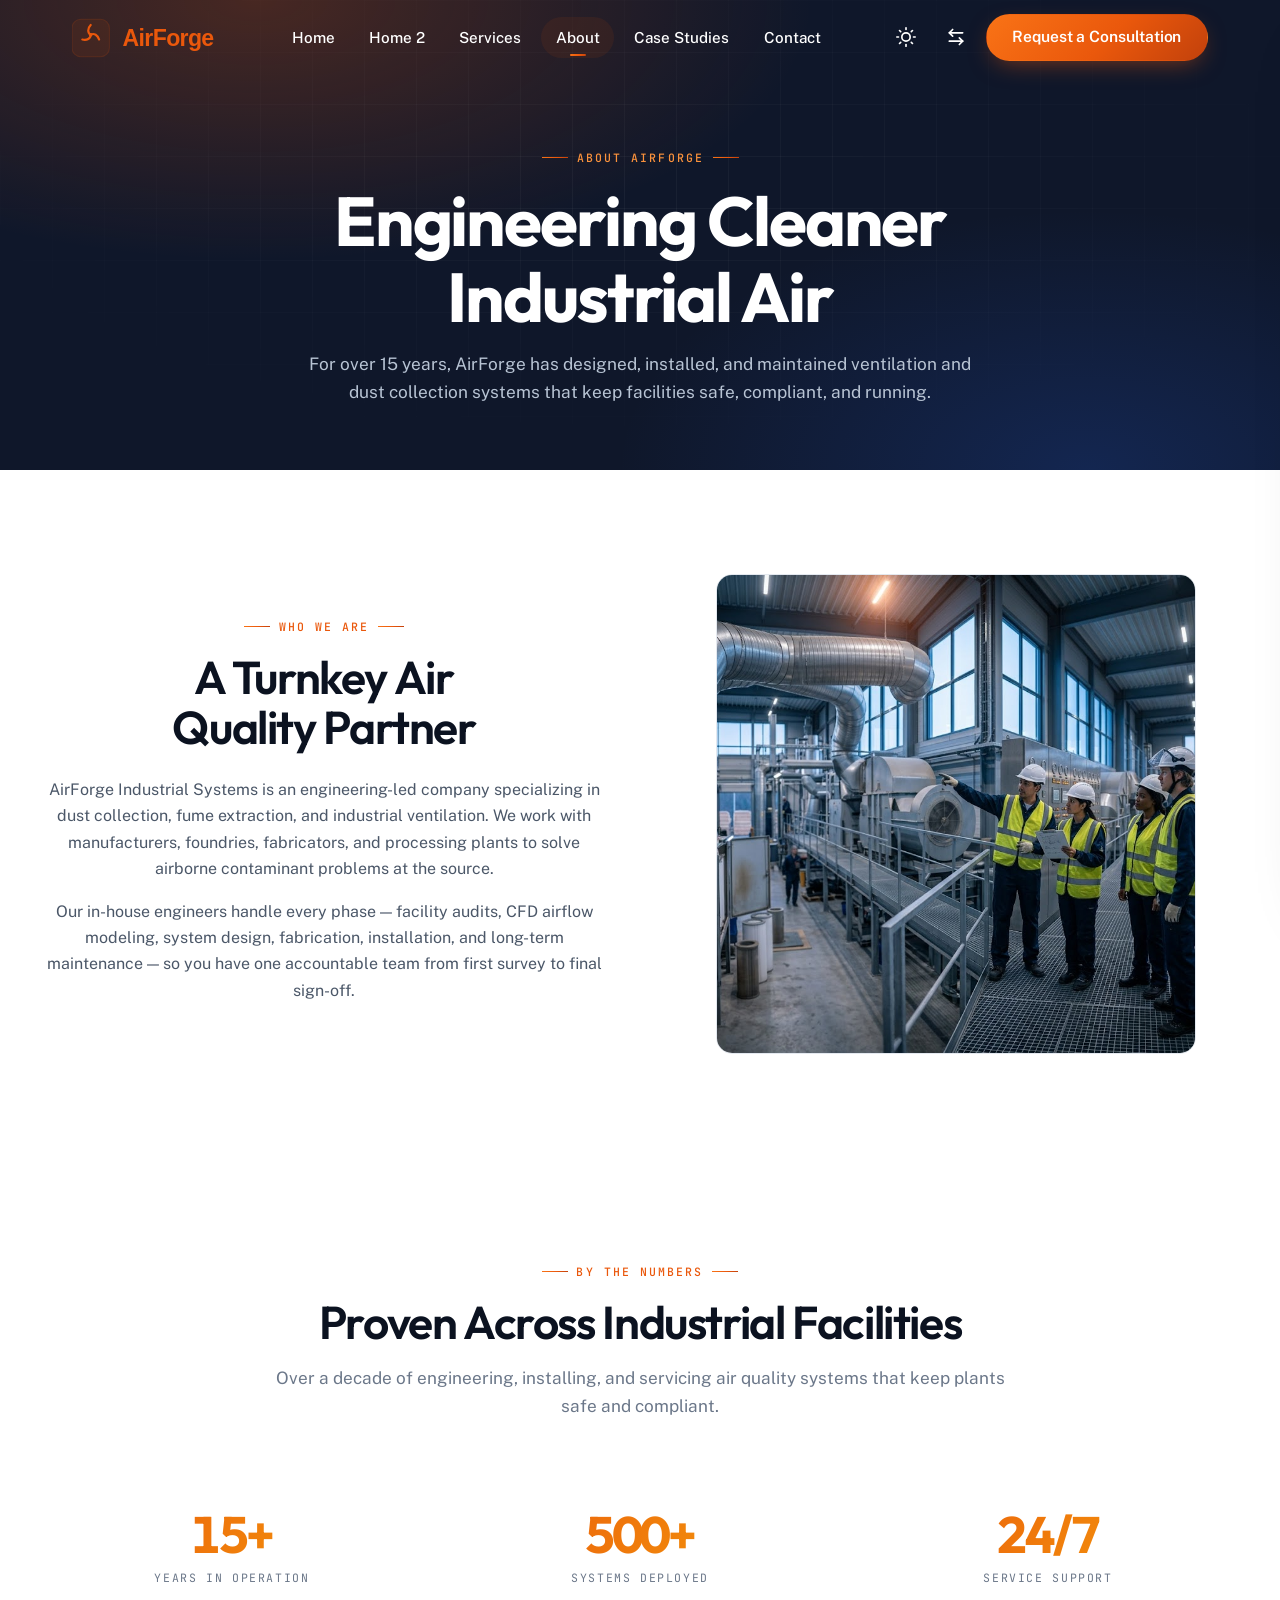
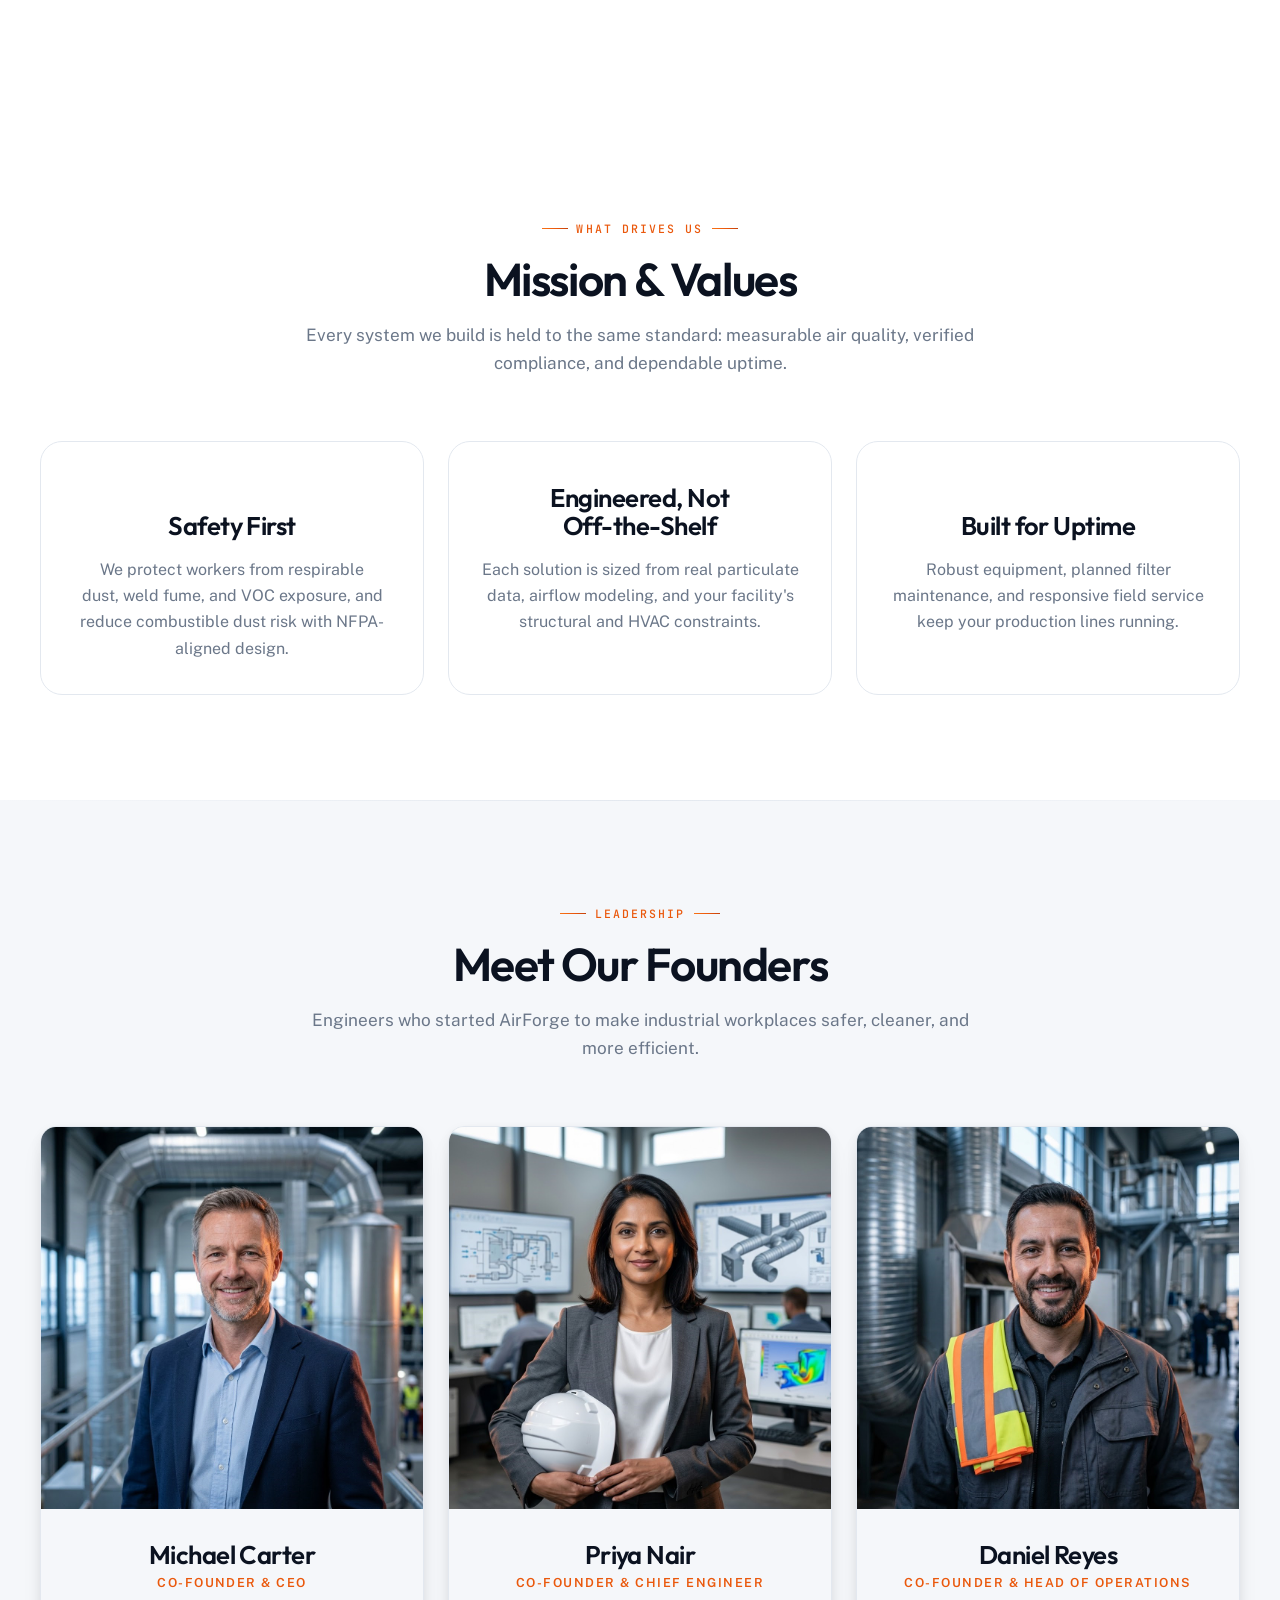
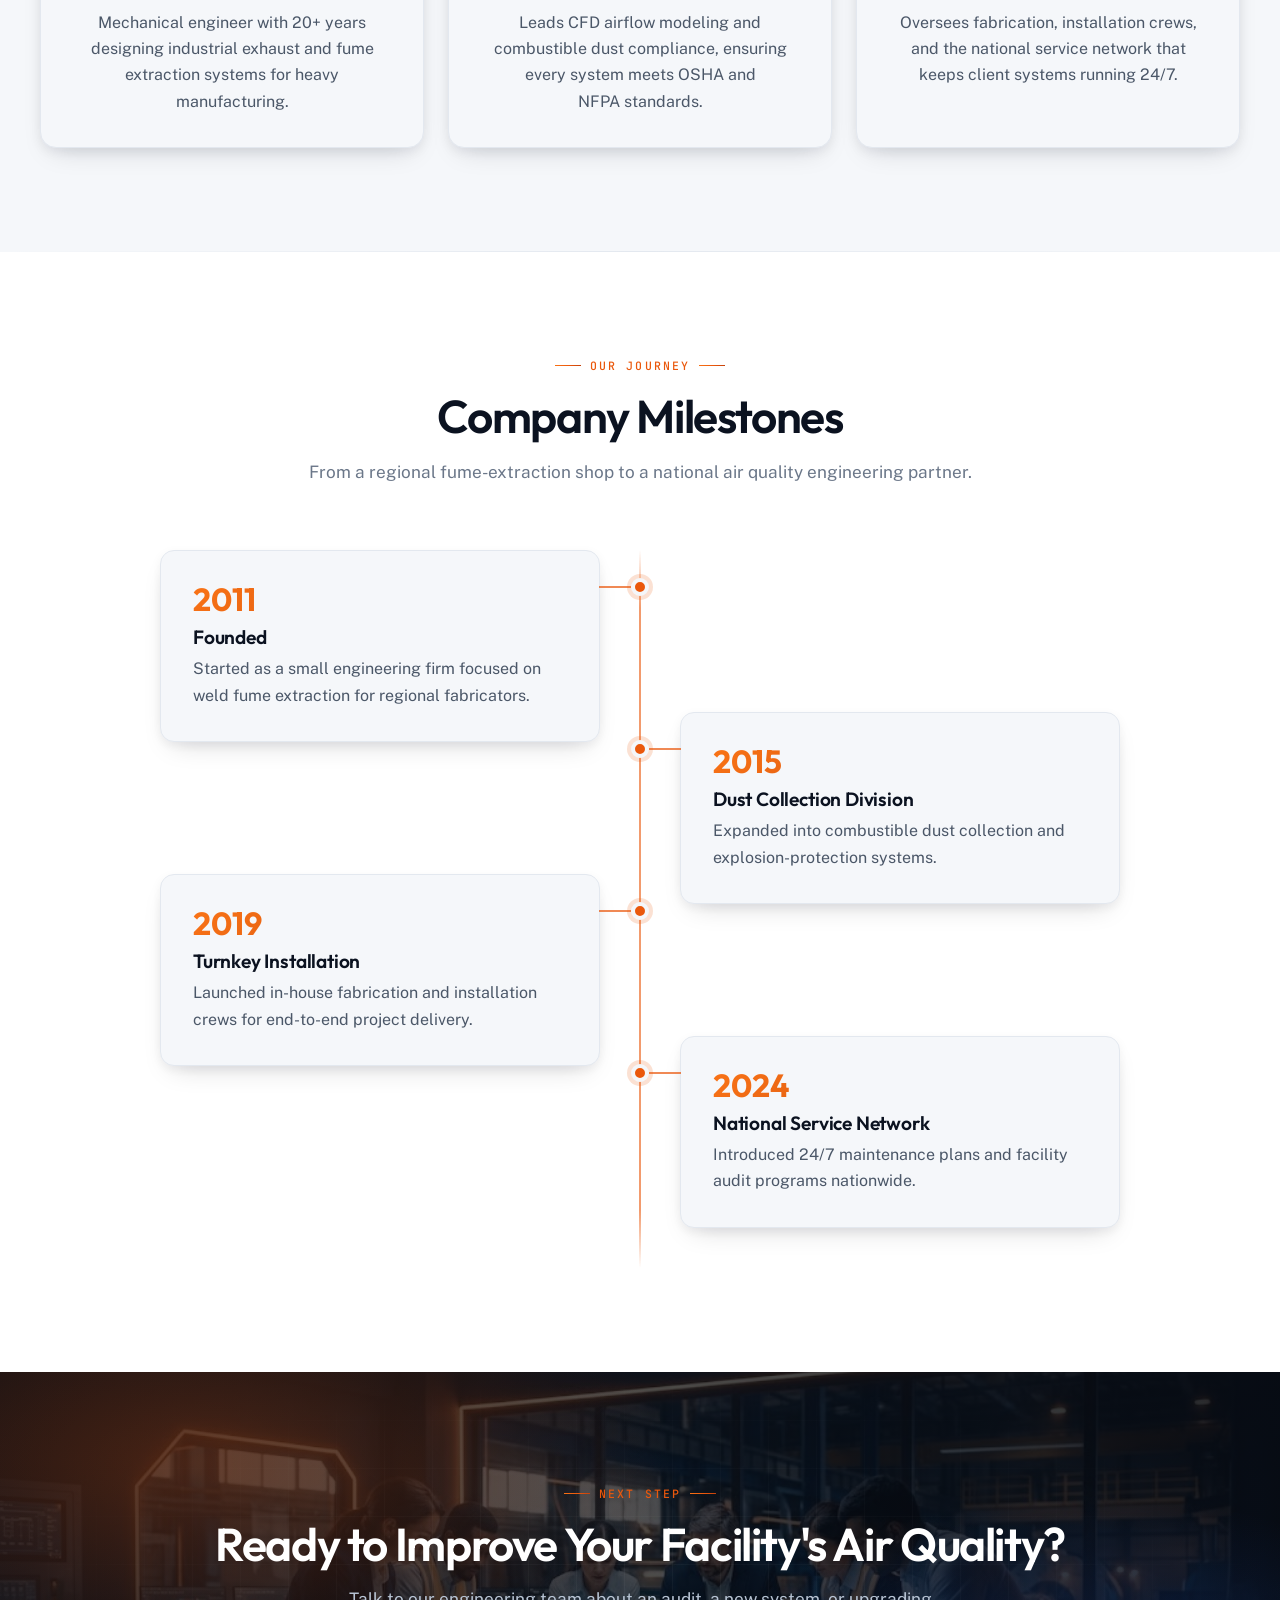
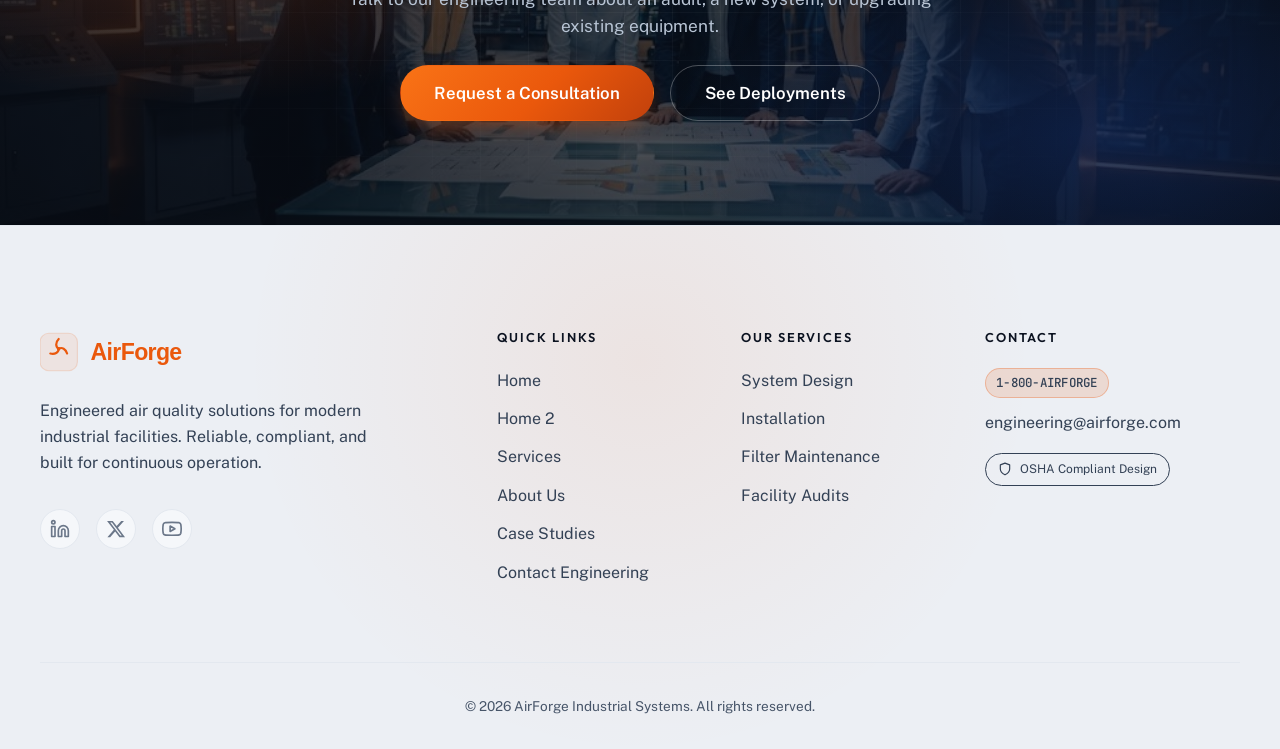
<file: about.html>
<!DOCTYPE html>
<html lang="en">
<head>
  <meta charset="UTF-8">
  <meta name="viewport" content="width=device-width, initial-scale=1.0">
  <title>About Us | AirForge Industrial Systems</title>
  <meta name="description" content="AirForge Industrial Systems engineers, installs, and maintains industrial ventilation and dust collection systems for compliant, continuously operating facilities.">
  <link rel="icon" type="image/svg+xml" href="assets/images/favicon.svg">
  <link rel="apple-touch-icon" href="assets/images/favicon.svg">
  
  <link rel="stylesheet" href="assets/css/style.css">
  <link rel="stylesheet" href="assets/css/rtl.css">
  
  <script>
    const storedTheme = localStorage.getItem('theme');
    const prefersDark = window.matchMedia('(prefers-color-scheme: dark)').matches;
    if (storedTheme === 'dark' || (!storedTheme && prefersDark)) {
      document.documentElement.setAttribute('data-theme', 'dark');
    }
  </script>
</head>
<body>

  <!-- Navbar -->
  <header class="navbar">
    <div class="container">
      <a href="index.html" class="navbar-brand">
        <img src="assets/images/logo.svg" alt="AirForge" class="brand-logo" width="140" height="40">
      </a>
      
      <nav class="navbar-nav">
        <a href="index.html" class="nav-link">Home</a>
        <a href="home2.html" class="nav-link">Home 2</a>
        <a href="services.html" class="nav-link">Services</a>
        <a href="about.html" class="nav-link active">About</a>
        <a href="case-studies.html" class="nav-link">Case Studies</a>
        <a href="contact.html" class="nav-link">Contact</a>
      </nav>

      <div class="navbar-actions">
        <button class="btn-icon theme-toggle" aria-label="Toggle Theme"></button>
        <button class="btn-icon rtl-toggle" aria-label="Toggle RTL">
          <svg xmlns="http://www.w3.org/2000/svg" width="20" height="20" viewBox="0 0 24 24" fill="none" stroke="currentColor" stroke-width="2" stroke-linecap="round" stroke-linejoin="round"><path d="M8 3L4 7l4 4"></path><path d="M4 7h16"></path><path d="M16 21l4-4-4-4"></path><path d="M20 17H4"></path></svg>
        </button>
        <a href="request-consultation.html" class="btn btn-primary d-none-mobile">Request a Consultation</a>
        
        <button class="hamburger" aria-label="Open Menu">
          <svg xmlns="http://www.w3.org/2000/svg" width="24" height="24" viewBox="0 0 24 24" fill="none" stroke="currentColor" stroke-width="2" stroke-linecap="round" stroke-linejoin="round"><line x1="3" y1="12" x2="21" y2="12"></line><line x1="3" y1="6" x2="21" y2="6"></line><line x1="3" y1="18" x2="21" y2="18"></line></svg>
        </button>
      </div>
    </div>
  </header>

  <!-- Mobile Drawer -->
  <div class="drawer-overlay"></div>
  <div class="drawer">
    <div class="drawer-header">
      <div class="navbar-brand">
        <img src="assets/images/logo.svg" alt="AirForge" class="brand-logo" width="140" height="40">
      </div>
      <button class="btn-icon drawer-close" aria-label="Close Menu">
        <svg xmlns="http://www.w3.org/2000/svg" width="24" height="24" viewBox="0 0 24 24" fill="none" stroke="currentColor" stroke-width="2" stroke-linecap="round" stroke-linejoin="round"><line x1="18" y1="6" x2="6" y2="18"></line><line x1="6" y1="6" x2="18" y2="18"></line></svg>
      </button>
    </div>
    <nav class="drawer-nav">
      <a href="index.html" class="nav-link">Home</a>
      <a href="home2.html" class="nav-link">Home 2</a>
      <a href="services.html" class="nav-link">Services</a>
      <a href="about.html" class="nav-link active">About</a>
      <a href="case-studies.html" class="nav-link">Case Studies</a>
      <a href="contact.html" class="nav-link">Contact</a>
    </nav>
    <div class="drawer-actions">
      <div class="drawer-controls">
        <button class="btn-icon theme-toggle" aria-label="Toggle Theme"></button>
        <button class="btn-icon rtl-toggle" aria-label="Toggle RTL">
          <svg xmlns="http://www.w3.org/2000/svg" width="20" height="20" viewBox="0 0 24 24" fill="none" stroke="currentColor" stroke-width="2" stroke-linecap="round" stroke-linejoin="round"><path d="M8 3L4 7l4 4"></path><path d="M4 7h16"></path><path d="M16 21l4-4-4-4"></path><path d="M20 17H4"></path></svg>
        </button>
      </div>
      <a href="request-consultation.html" class="btn btn-primary" style="width: 100%;">Request a Consultation</a>
    </div>
  </div>

  <main>
    <!-- Page Header -->
    <section class="page-hero">
      <div class="container" style="text-align: center;">
        <span class="eyebrow is-center animate-fade-up">About AirForge</span>
        <h1 class="animate-fade-up">Engineering Cleaner Industrial Air</h1>
        <p class="text-lead animate-fade-up delay-100" style="max-width: 700px; margin: 0 auto;">For over 15 years, AirForge has designed, installed, and maintained ventilation and dust collection systems that keep facilities safe, compliant, and running.</p>
      </div>
    </section>

    <!-- Who We Are -->
    <section>
      <div class="container about-split">
        <div>
          <span class="eyebrow is-center">Who We Are</span>
          <h2 style="margin-bottom: var(--space-3);">A Turnkey Air Quality Partner</h2>
          <p>AirForge Industrial Systems is an engineering-led company specializing in dust collection, fume extraction, and industrial ventilation. We work with manufacturers, foundries, fabricators, and processing plants to solve airborne contaminant problems at the source.</p>
          <p>Our in-house engineers handle every phase — facility audits, CFD airflow modeling, system design, fabrication, installation, and long-term maintenance — so you have one accountable team from first survey to final sign-off.</p>
        </div>
        <img src="assets/images/about-who-we-are.jpg" alt="AirForge engineering team inspecting an installed dust collection system" width="900" height="900" loading="lazy">
      </div>
    </section>

    <!-- Stats -->
    <section>
      <div class="container">
        <div class="section-header">
          <span class="eyebrow is-center">By the Numbers</span>
          <h2>Proven Across Industrial Facilities</h2>
          <p>Over a decade of engineering, installing, and servicing air quality systems that keep plants safe and compliant.</p>
        </div>
        <div class="grid grid-3">
          <div class="stat-tile"><div class="stat-value">15+</div><div class="stat-label">Years in Operation</div></div>
          <div class="stat-tile"><div class="stat-value">500+</div><div class="stat-label">Systems Deployed</div></div>
          <div class="stat-tile"><div class="stat-value">24/7</div><div class="stat-label">Service Support</div></div>
        </div>
      </div>
    </section>

    <!-- Mission & Values -->
    <section>
      <div class="container">
        <div class="section-header">
          <span class="eyebrow is-center">What Drives Us</span>
          <h2>Mission &amp; Values</h2>
          <p>Every system we build is held to the same standard: measurable air quality, verified compliance, and dependable uptime.</p>
        </div>
        <div class="grid grid-3 values-grid">
          <div class="card">
            <h3>Safety First</h3>
            <p>We protect workers from respirable dust, weld fume, and VOC exposure, and reduce combustible dust risk with NFPA-aligned design.</p>
          </div>
          <div class="card">
            <h3>Engineered, Not Off-the-Shelf</h3>
            <p>Each solution is sized from real particulate data, airflow modeling, and your facility's structural and HVAC constraints.</p>
          </div>
          <div class="card">
            <h3>Built for Uptime</h3>
            <p>Robust equipment, planned filter maintenance, and responsive field service keep your production lines running.</p>
          </div>
        </div>
      </div>
    </section>

    <!-- Founders -->
    <section class="bg-surface">
      <div class="container">
        <div class="section-header">
          <span class="eyebrow is-center">Leadership</span>
          <h2>Meet Our Founders</h2>
          <p>Engineers who started AirForge to make industrial workplaces safer, cleaner, and more efficient.</p>
        </div>
        <div class="grid grid-3 founders-grid">
          <article class="founder-card">
            <div class="founder-photo">
              <img src="assets/images/founder-michael-carter.jpg" alt="Michael Carter, Co-Founder and CEO" width="800" height="800" loading="lazy">
            </div>
            <div class="founder-body">
              <h3>Michael Carter</h3>
              <span class="founder-role">Co-Founder &amp; CEO</span>
              <p>Mechanical engineer with 20+ years designing industrial exhaust and fume extraction systems for heavy manufacturing.</p>
            </div>
          </article>
          <article class="founder-card">
            <div class="founder-photo">
              <img src="assets/images/founder-priya-nair.jpg" alt="Priya Nair, Co-Founder and Chief Engineering Officer" width="800" height="800" loading="lazy">
            </div>
            <div class="founder-body">
              <h3>Priya Nair</h3>
              <span class="founder-role">Co-Founder &amp; Chief Engineer</span>
              <p>Leads CFD airflow modeling and combustible dust compliance, ensuring every system meets OSHA and NFPA standards.</p>
            </div>
          </article>
          <article class="founder-card">
            <div class="founder-photo">
              <img src="assets/images/founder-daniel-reyes.jpg" alt="Daniel Reyes, Co-Founder and Head of Operations" width="800" height="800" loading="lazy">
            </div>
            <div class="founder-body">
              <h3>Daniel Reyes</h3>
              <span class="founder-role">Co-Founder &amp; Head of Operations</span>
              <p>Oversees fabrication, installation crews, and the national service network that keeps client systems running 24/7.</p>
            </div>
          </article>
        </div>
      </div>
    </section>

    <!-- History -->
    <section>
      <div class="container">
        <div class="section-header">
          <span class="eyebrow is-center">Our Journey</span>
          <h2>Company Milestones</h2>
          <p>From a regional fume-extraction shop to a national air quality engineering partner.</p>
        </div>
        <ol class="timeline">
          <li class="timeline-item">
            <div class="timeline-card">
              <span class="timeline-year">2011</span>
              <h4>Founded</h4>
              <p>Started as a small engineering firm focused on weld fume extraction for regional fabricators.</p>
            </div>
          </li>
          <li class="timeline-item">
            <div class="timeline-card">
              <span class="timeline-year">2015</span>
              <h4>Dust Collection Division</h4>
              <p>Expanded into combustible dust collection and explosion-protection systems.</p>
            </div>
          </li>
          <li class="timeline-item">
            <div class="timeline-card">
              <span class="timeline-year">2019</span>
              <h4>Turnkey Installation</h4>
              <p>Launched in-house fabrication and installation crews for end-to-end project delivery.</p>
            </div>
          </li>
          <li class="timeline-item">
            <div class="timeline-card">
              <span class="timeline-year">2024</span>
              <h4>National Service Network</h4>
              <p>Introduced 24/7 maintenance plans and facility audit programs nationwide.</p>
            </div>
          </li>
        </ol>
      </div>
    </section>

    <!-- CTA -->
    <section class="cta-band cta-has-bg cta-bg-about">
      <div class="container" style="text-align: center;">
        <span class="eyebrow is-center">Next Step</span>
        <h2>Ready to Improve Your Facility's Air Quality?</h2>
        <p class="text-lead">Talk to our engineering team about an audit, a new system, or upgrading existing equipment.</p>
        <div class="hero-actions" style="margin-top: var(--space-3);">
          <a href="request-consultation.html" class="btn btn-primary btn-lg">Request a Consultation</a>
          <a href="case-studies.html" class="btn btn-outline btn-lg" style="color: #fff; border-color: rgba(255,255,255,0.28);">See Deployments</a>
        </div>
      </div>
    </section>
  </main>

  <!-- Footer -->
  <footer>
    <div class="container">
      <div class="footer-grid">
        <div class="footer-brand">
          <a href="index.html" class="navbar-brand">
        <img src="assets/images/logo.svg" alt="AirForge" class="brand-logo" width="140" height="40">
      </a>
          <p class="footer-tagline">Engineered air quality solutions for modern industrial facilities. Reliable, compliant, and built for continuous operation.</p>
          <div class="social-links" style="margin-top: var(--space-4); display: flex; gap: 1rem;">
            <a href="#" aria-label="LinkedIn" class="social-icon"><svg width="20" height="20" viewBox="0 0 24 24" fill="none" stroke="currentColor" stroke-width="2" stroke-linecap="round" stroke-linejoin="round"><path d="M16 8a6 6 0 0 1 6 6v7h-4v-7a2 2 0 0 0-2-2 2 2 0 0 0-2 2v7h-4v-7a6 6 0 0 1 6-6z"></path><rect x="2" y="9" width="4" height="12"></rect><circle cx="4" cy="4" r="2"></circle></svg></a>
            <a href="#" aria-label="X (formerly Twitter)" class="social-icon"><svg width="20" height="20" viewBox="0 0 24 24" fill="currentColor"><path d="M18.244 2.25h3.308l-7.227 8.26 8.502 11.24H16.17l-5.214-6.817L4.99 21.75H1.68l7.73-8.835L1.254 2.25H8.08l4.713 6.231zm-1.161 17.52h1.833L7.084 4.126H5.117z"></path></svg></a>
            <a href="#" aria-label="YouTube" class="social-icon"><svg width="20" height="20" viewBox="0 0 24 24" fill="none" stroke="currentColor" stroke-width="2" stroke-linecap="round" stroke-linejoin="round"><path d="M22.54 6.42a2.78 2.78 0 0 0-1.94-2C18.88 4 12 4 12 4s-6.88 0-8.6.46a2.78 2.78 0 0 0-1.94 2A29 29 0 0 0 1 11.75a29 29 0 0 0 .46 5.33 2.78 2.78 0 0 0 1.94 2c1.72.46 8.6.46 8.6.46s6.88 0 8.6-.46a2.78 2.78 0 0 0 1.94-2 29 29 0 0 0 .46-5.33 29 29 0 0 0-.46-5.33z"></path><polygon points="9.75 15.02 15.5 11.75 9.75 8.48 9.75 15.02"></polygon></svg></a>
          </div>
        </div>

        <div>
          <h4 class="footer-heading">Quick Links</h4>
          <ul class="footer-links">
            <li><a href="index.html">Home</a></li>
            <li><a href="home2.html">Home 2</a></li>
            <li><a href="services.html">Services</a></li>
            <li><a href="about.html">About Us</a></li>
            <li><a href="case-studies.html">Case Studies</a></li>
            <li><a href="contact.html">Contact Engineering</a></li>
          </ul>
        </div>
        
        <div>
          <h4 class="footer-heading">Our Services</h4>
          <ul class="footer-links">
            <li><a href="services.html#design">System Design</a></li>
            <li><a href="services.html#installation">Installation</a></li>
            <li><a href="services.html#maintenance">Filter Maintenance</a></li>
            <li><a href="contact.html">Facility Audits</a></li>
          </ul>
        </div>
        
        <div>
          <h4 class="footer-heading">Contact</h4>
          <ul class="footer-links">
            <li><span class="text-spec" style="background: rgba(234,88,12,0.14); border-color: rgba(234,88,12,0.3);">1-800-AIRFORGE</span></li>
            <li><a href="mailto:engineering@airforge.com">engineering@airforge.com</a></li>
            <li style="margin-top: 1rem;">
              <span style="display: inline-flex; gap: 0.5rem; align-items: center; border: 1px solid #334155; padding: 6px 12px; border-radius: var(--radius-pill); font-size: 0.75rem;">
                <svg xmlns="http://www.w3.org/2000/svg" width="14" height="14" viewBox="0 0 24 24" fill="none" stroke="currentColor" stroke-width="2" stroke-linecap="round" stroke-linejoin="round"><path d="M12 22s8-4 8-10V5l-8-3-8 3v7c0 6 8 10 8 10z"></path></svg>
                OSHA Compliant Design
              </span>
            </li>
          </ul>
        </div>
      </div>
      
      <div class="footer-bottom">
        &copy; 2026 AirForge Industrial Systems. All rights reserved.
      </div>
    </div>
  </footer>

  <button id="backToTop" class="back-to-top" aria-label="Back to top">
    <svg viewBox="0 0 24 24" fill="none" stroke="currentColor" stroke-width="2" stroke-linecap="round" stroke-linejoin="round">
      <path d="M12 19V5M5 12l7-7 7 7"/>
    </svg>
  </button>

  <script src="assets/js/main.js"></script>
</body>
</html>
</file>
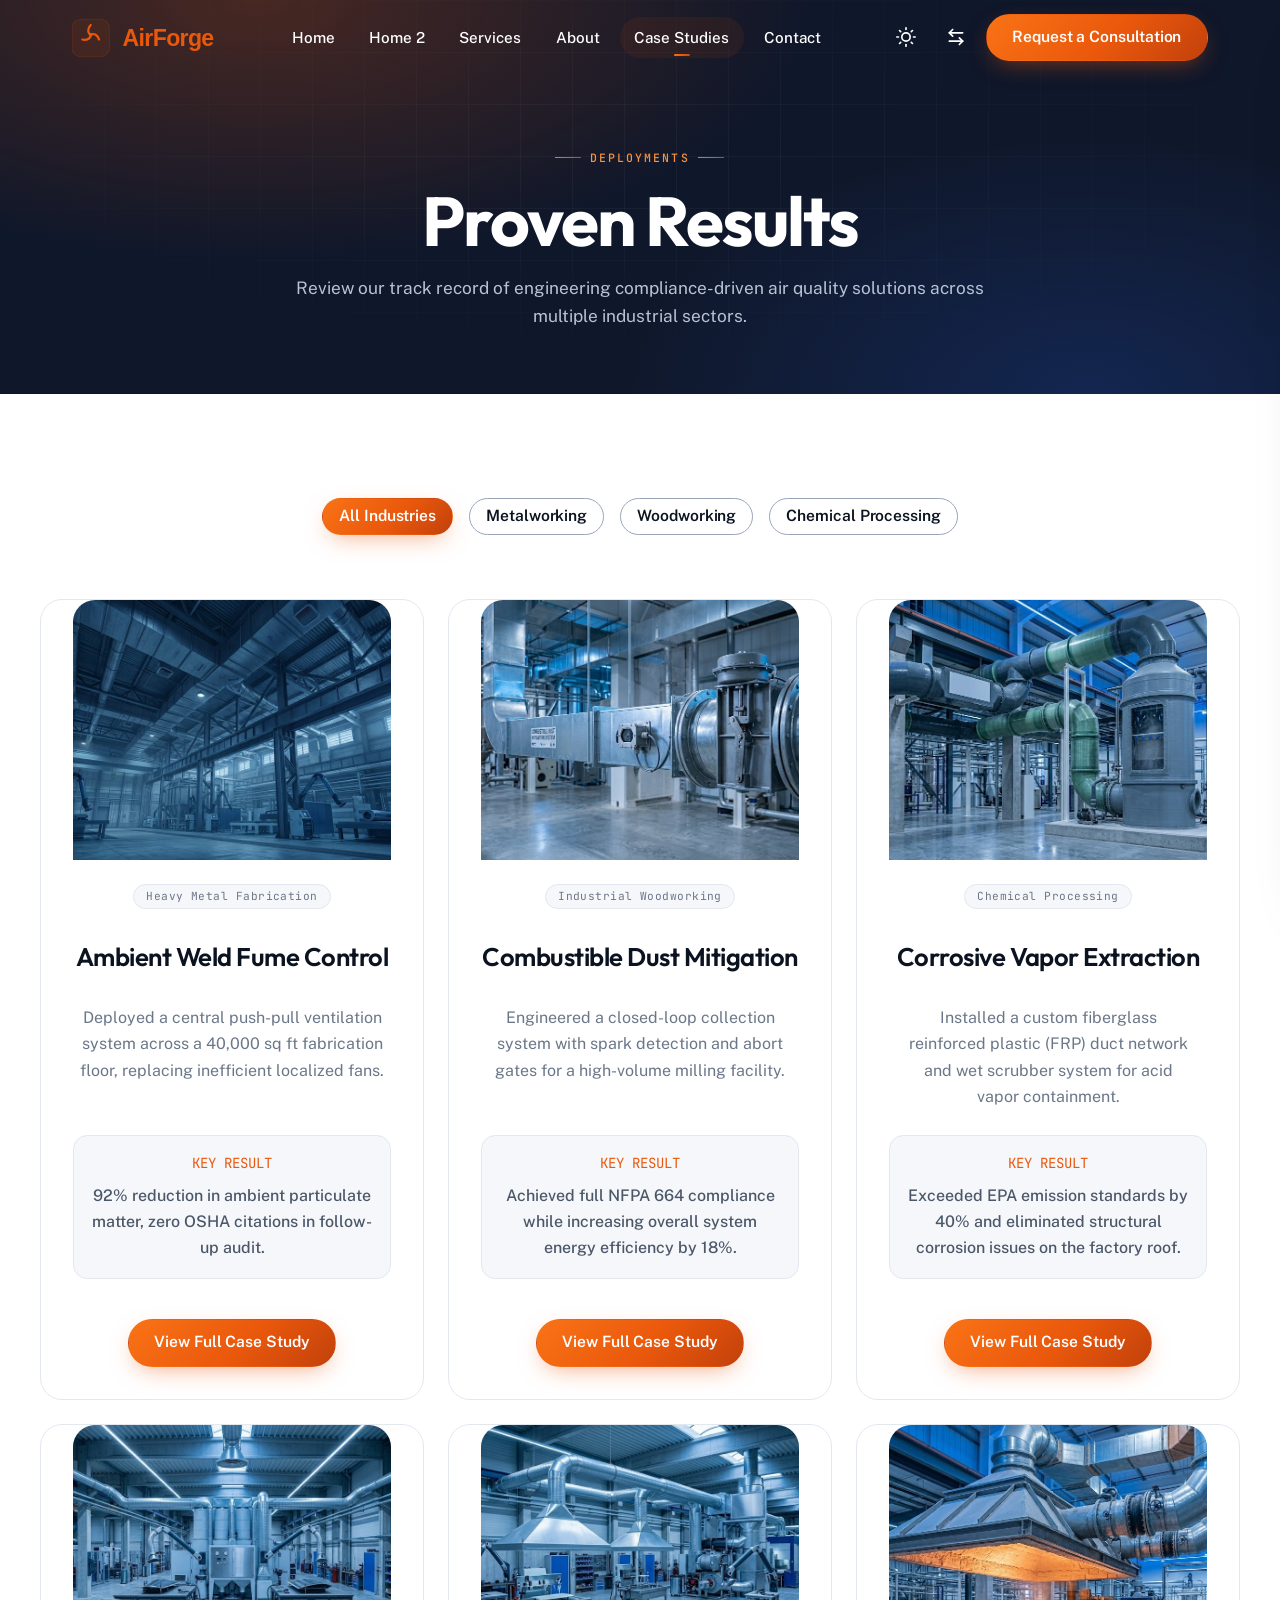
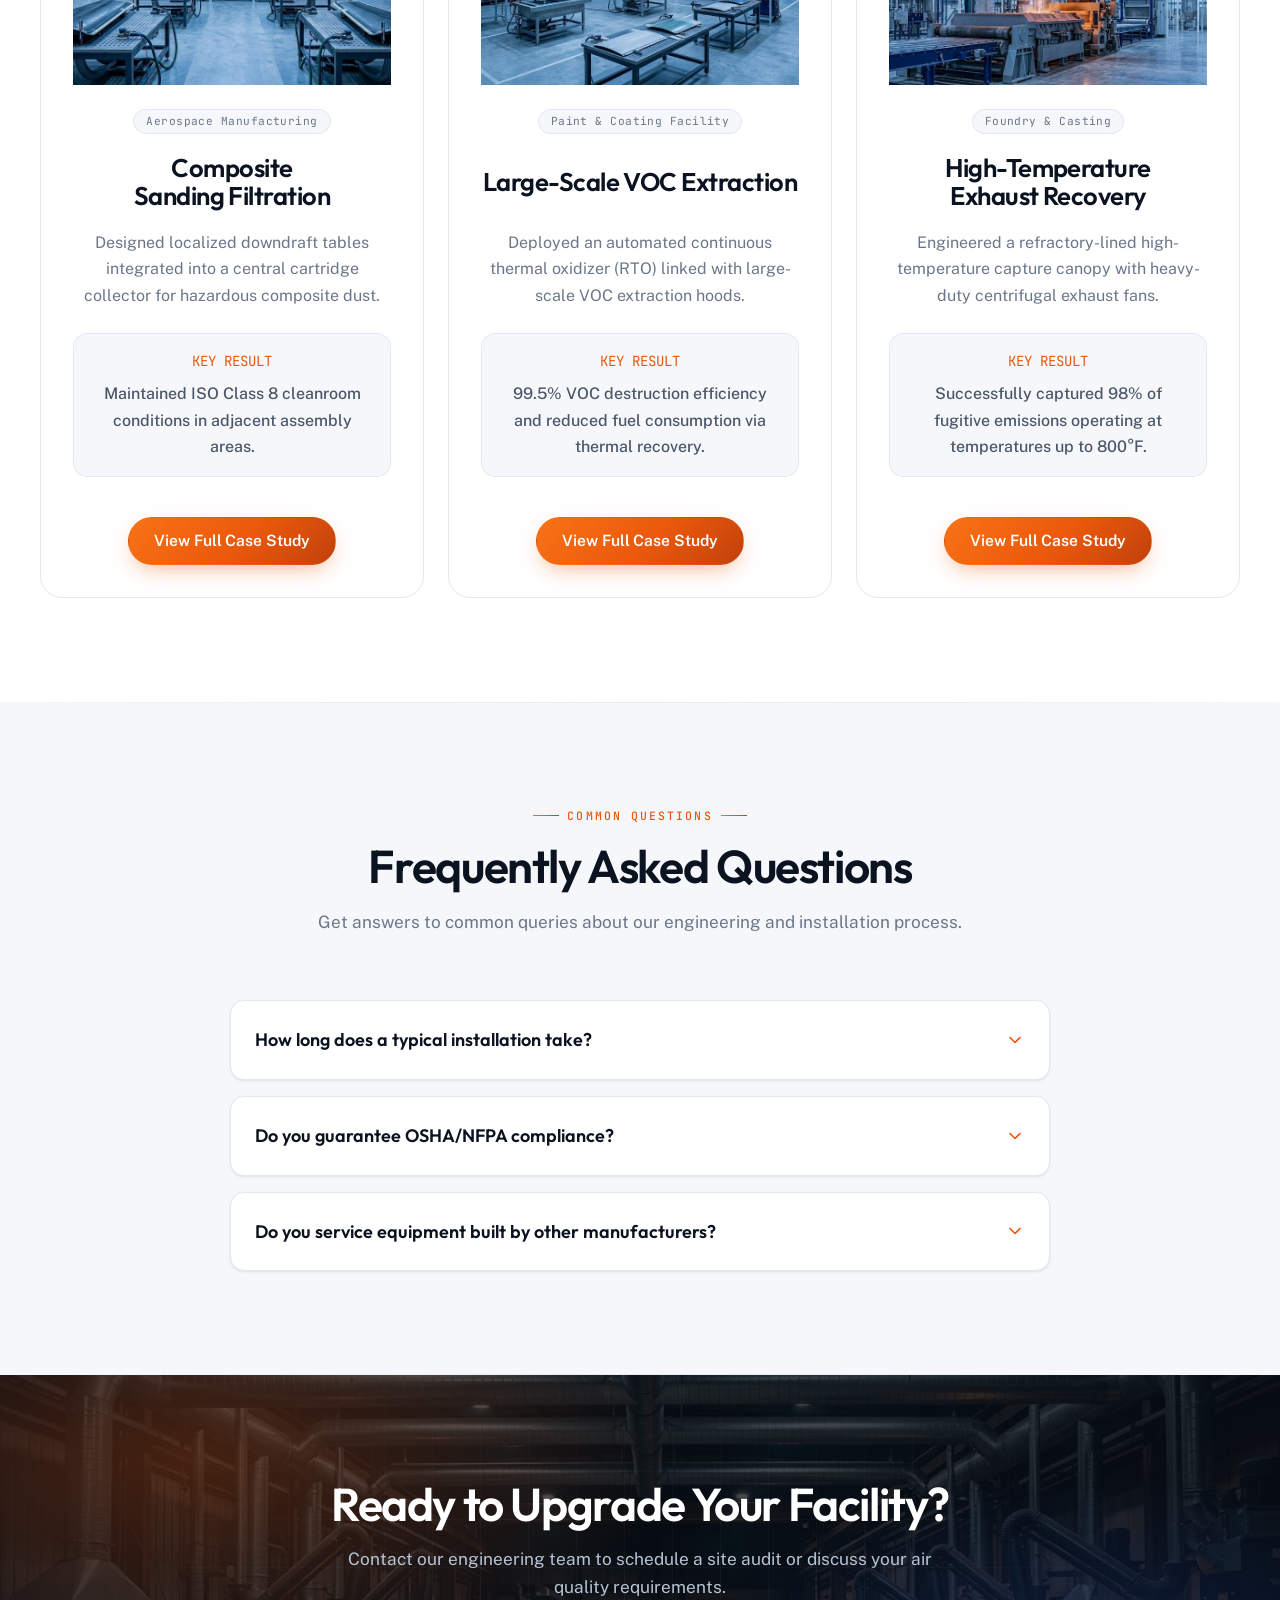
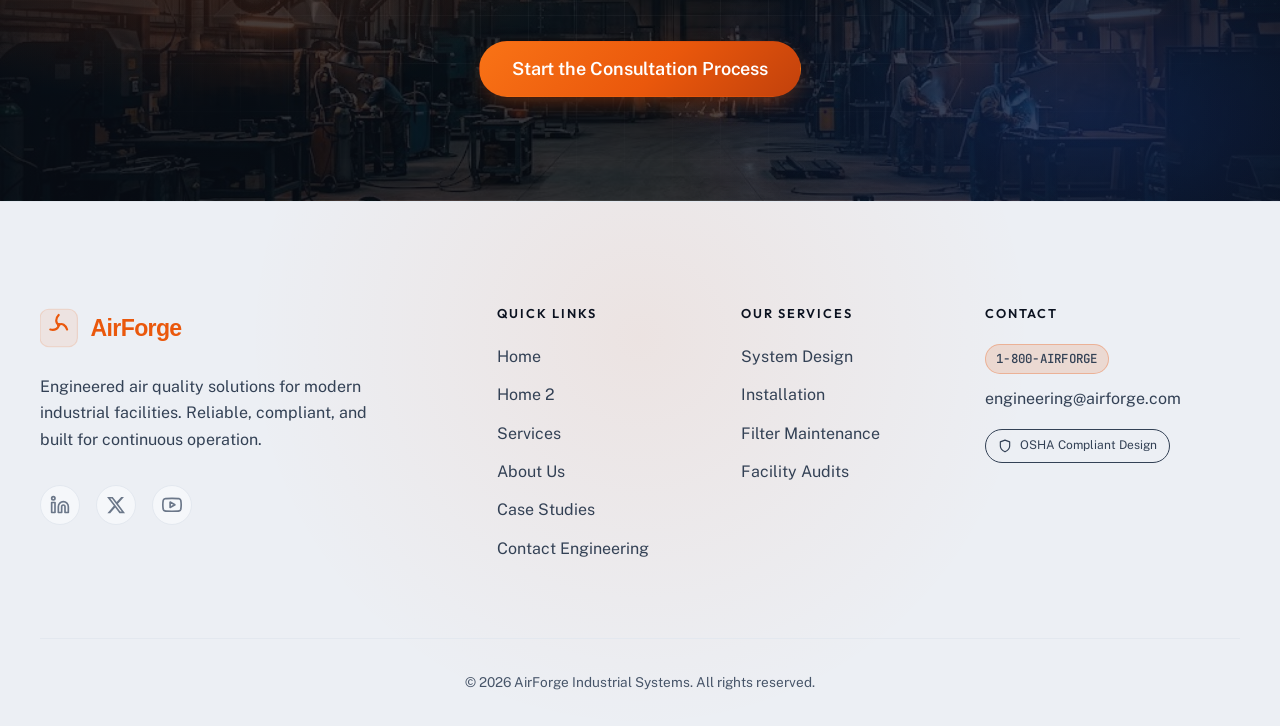
<file: case-studies.html>
<!DOCTYPE html>
<html lang="en">

<head>
  <meta charset="UTF-8">
  <meta name="viewport" content="width=device-width, initial-scale=1.0">
  <title>Case Studies | AirForge Industrial Systems</title>
  <meta name="description"
    content="Explore our completed industrial air quality projects across heavy manufacturing, woodworking, and metalworking facilities.">
  <link rel="icon" type="image/svg+xml" href="assets/images/favicon.svg">
  <link rel="apple-touch-icon" href="assets/images/favicon.svg">

  <link rel="stylesheet" href="assets/css/style.css">
  <link rel="stylesheet" href="assets/css/rtl.css">

  <script>
    const storedTheme = localStorage.getItem('theme');
    const prefersDark = window.matchMedia('(prefers-color-scheme: dark)').matches;
    if (storedTheme === 'dark' || (!storedTheme && prefersDark)) {
      document.documentElement.setAttribute('data-theme', 'dark');
    }
  </script>
</head>

<body>

  <!-- Navbar -->
  <header class="navbar">
    <div class="container">
      <a href="index.html" class="navbar-brand">
        <img src="assets/images/logo.svg" alt="AirForge" class="brand-logo" width="140" height="40">
      </a>

      <nav class="navbar-nav">
        <a href="index.html" class="nav-link">Home</a>
        <a href="home2.html" class="nav-link">Home 2</a>
        <a href="services.html" class="nav-link">Services</a>
        <a href="about.html" class="nav-link">About</a>
        <a href="case-studies.html" class="nav-link active">Case Studies</a>
        <a href="contact.html" class="nav-link">Contact</a>
      </nav>

      <div class="navbar-actions">
        <button class="btn-icon theme-toggle" aria-label="Toggle Theme"></button>
        <button class="btn-icon rtl-toggle" aria-label="Toggle RTL">
          <svg xmlns="http://www.w3.org/2000/svg" width="20" height="20" viewBox="0 0 24 24" fill="none"
            stroke="currentColor" stroke-width="2" stroke-linecap="round" stroke-linejoin="round">
            <path d="M8 3L4 7l4 4"></path>
            <path d="M4 7h16"></path>
            <path d="M16 21l4-4-4-4"></path>
            <path d="M20 17H4"></path>
          </svg>
        </button>
        <a href="request-consultation.html" class="btn btn-primary d-none-mobile">Request a Consultation</a>

        <button class="hamburger" aria-label="Open Menu">
          <svg xmlns="http://www.w3.org/2000/svg" width="24" height="24" viewBox="0 0 24 24" fill="none"
            stroke="currentColor" stroke-width="2" stroke-linecap="round" stroke-linejoin="round">
            <line x1="3" y1="12" x2="21" y2="12"></line>
            <line x1="3" y1="6" x2="21" y2="6"></line>
            <line x1="3" y1="18" x2="21" y2="18"></line>
          </svg>
        </button>
      </div>
    </div>
  </header>

  <!-- Mobile Drawer -->
  <div class="drawer-overlay"></div>
  <div class="drawer">
    <div class="drawer-header">
      <div class="navbar-brand">
        <img src="assets/images/logo.svg" alt="AirForge" class="brand-logo" width="140" height="40">
      </div>
      <button class="btn-icon drawer-close" aria-label="Close Menu">
        <svg xmlns="http://www.w3.org/2000/svg" width="24" height="24" viewBox="0 0 24 24" fill="none"
          stroke="currentColor" stroke-width="2" stroke-linecap="round" stroke-linejoin="round">
          <line x1="18" y1="6" x2="6" y2="18"></line>
          <line x1="6" y1="6" x2="18" y2="18"></line>
        </svg>
      </button>
    </div>
    <nav class="drawer-nav">
      <a href="index.html" class="nav-link">Home</a>
      <a href="home2.html" class="nav-link">Home 2</a>
      <a href="services.html" class="nav-link">Services</a>
      <a href="about.html" class="nav-link">About</a>
      <a href="case-studies.html" class="nav-link active">Case Studies</a>
      <a href="contact.html" class="nav-link">Contact</a>
    </nav>
    <div class="drawer-actions">
      <div class="drawer-controls">
        <button class="btn-icon theme-toggle" aria-label="Toggle Theme"></button>
        <button class="btn-icon rtl-toggle" aria-label="Toggle RTL">
          <svg xmlns="http://www.w3.org/2000/svg" width="20" height="20" viewBox="0 0 24 24" fill="none"
            stroke="currentColor" stroke-width="2" stroke-linecap="round" stroke-linejoin="round">
            <path d="M8 3L4 7l4 4"></path>
            <path d="M4 7h16"></path>
            <path d="M16 21l4-4-4-4"></path>
            <path d="M20 17H4"></path>
          </svg>
        </button>
      </div>
      <a href="request-consultation.html" class="btn btn-primary" style="width: 100%;">Request a Consultation</a>
    </div>
  </div>

  <main>
    <!-- Page Header -->
    <section class="page-hero">
      <div class="container" style="text-align: center;">
        <span class="eyebrow is-center animate-fade-up">Deployments</span>
        <h1 class="animate-fade-up">Proven Results</h1>
        <p class="text-lead animate-fade-up delay-100" style="max-width: 700px; margin: 0 auto;">Review our track record
          of engineering compliance-driven air quality solutions across multiple industrial sectors.</p>
      </div>
    </section>

    <!-- Case Studies Grid -->
    <section>
      <div class="container">
        <!-- Optional: Filters could go here if implemented in JS -->
        <div
          style="display: flex; gap: var(--space-2); justify-content: center; margin-bottom: var(--space-6); flex-wrap: wrap;">
          <button class="btn btn-primary" style="padding: 0.5rem 1rem;">All Industries</button>
          <button class="btn btn-outline" style="padding: 0.5rem 1rem;">Metalworking</button>
          <button class="btn btn-outline" style="padding: 0.5rem 1rem;">Woodworking</button>
          <button class="btn btn-outline" style="padding: 0.5rem 1rem;">Chemical Processing</button>
        </div>

        <div class="grid grid-3 grid-cases">
          <!-- Case 1 -->
          <div class="card" style="text-align: center; align-items: center;">
            <img src="assets/images/case-grid-weld-fume-facility.jpg" alt="Factory interior with heavy machinery"
              class="card-img">
            <div class="card-tags">
              <span class="tag">Heavy Metal Fabrication</span>
            </div>
            <h3>Ambient Weld Fume Control</h3>
            <p class="case-blurb">Deployed a central push-pull ventilation system across a 40,000 sq ft
              fabrication floor, replacing inefficient localized fans.</p>
            <div
              class="case-result">
              <div
                class="case-result-label">
                KEY RESULT</div>
              <div class="case-result-value">92% reduction in ambient particulate matter, zero OSHA citations in
                follow-up audit.</div>
            </div>
            <!-- PDF_DOWNLOAD_LINK: <a href="#" class="btn btn-outline">Download Specs (PDF)</a> -->
            <a href="case-study-single.html" class="btn btn-primary" style="margin-top: 1rem;">View Full Case Study</a>
          </div>

          <!-- Case 2 -->
          <div class="card" style="text-align: center; align-items: center;">
            <img src="assets/images/case-grid-combustible-dust-milling.jpg" alt="Ductwork in industrial facility"
              class="card-img">
            <div class="card-tags">
              <span class="tag">Industrial Woodworking</span>
            </div>
            <h3>Combustible Dust Mitigation</h3>
            <p class="case-blurb">Engineered a closed-loop collection system with spark detection and abort
              gates for a high-volume milling facility.</p>
            <div
              class="case-result">
              <div
                class="case-result-label">
                KEY RESULT</div>
              <div class="case-result-value">Achieved full NFPA 664 compliance while increasing overall system energy
                efficiency by 18%.</div>
            </div>
            <a href="case-study-single.html" class="btn btn-primary" style="margin-top: 1rem;">View Full Case Study</a>
          </div>

          <!-- Case 3 -->
          <div class="card" style="text-align: center; align-items: center;">
            <img src="assets/images/case-grid-corrosive-vapor-scrubber.jpg" alt="Chemical processing plant"
              class="card-img">
            <div class="card-tags">
              <span class="tag">Chemical Processing</span>
            </div>
            <h3>Corrosive Vapor Extraction</h3>
            <p class="case-blurb">Installed a custom fiberglass reinforced plastic (FRP) duct network and
              wet scrubber system for acid vapor containment.</p>
            <div
              class="case-result">
              <div
                class="case-result-label">
                KEY RESULT</div>
              <div class="case-result-value">Exceeded EPA emission standards by 40% and eliminated structural corrosion
                issues on the factory roof.</div>
            </div>
            <a href="case-study-single.html" class="btn btn-primary" style="margin-top: 1rem;">View Full Case Study</a>
          </div>

          <!-- Case 4 -->
          <div class="card" style="text-align: center; align-items: center;">
            <img src="assets/images/case-grid-aerospace-composite-sanding.jpg" alt="Aerospace manufacturing facility"
              class="card-img">
            <div class="card-tags">
              <span class="tag">Aerospace Manufacturing</span>
            </div>
            <h3>Composite Sanding Filtration</h3>
            <p class="case-blurb">Designed localized downdraft tables integrated into a central cartridge
              collector for hazardous composite dust.</p>
            <div
              class="case-result">
              <div
                class="case-result-label">
                KEY RESULT</div>
              <div class="case-result-value">Maintained ISO Class 8 cleanroom conditions in adjacent assembly areas.
              </div>
            </div>
            <a href="case-study-single.html" class="btn btn-primary" style="margin-top: 1rem;">View Full Case Study</a>
          </div>

          <!-- Case 5 -->
          <div class="card" style="text-align: center; align-items: center;">
            <img src="assets/images/case-grid-paint-voc-extraction.jpg" alt="Paint and coating facility"
              class="card-img">
            <div class="card-tags">
              <span class="tag">Paint & Coating Facility</span>
            </div>
            <h3>Large-Scale VOC Extraction</h3>
            <p class="case-blurb">Deployed an automated continuous thermal oxidizer (RTO) linked with
              large-scale VOC extraction hoods.</p>
            <div
              class="case-result">
              <div
                class="case-result-label">
                KEY RESULT</div>
              <div class="case-result-value">99.5% VOC destruction efficiency and reduced fuel consumption via thermal
                recovery.</div>
            </div>
            <a href="case-study-single.html" class="btn btn-primary" style="margin-top: 1rem;">View Full Case Study</a>
          </div>

          <!-- Case 6 -->
          <div class="card" style="text-align: center; align-items: center;">
            <img src="assets/images/case-grid-foundry-exhaust-recovery.jpg" alt="Foundry and casting facility"
              class="card-img">
            <div class="card-tags">
              <span class="tag">Foundry & Casting</span>
            </div>
            <h3>High-Temperature Exhaust Recovery</h3>
            <p class="case-blurb">Engineered a refractory-lined high-temperature capture canopy with
              heavy-duty centrifugal exhaust fans.</p>
            <div
              class="case-result">
              <div
                class="case-result-label">
                KEY RESULT</div>
              <div class="case-result-value">Successfully captured 98% of fugitive emissions operating at temperatures
                up to 800°F.</div>
            </div>
            <a href="case-study-single.html" class="btn btn-primary" style="margin-top: 1rem;">View Full Case Study</a>
          </div>
        </div>
      </div>
    </section>

    <!-- FAQ Section -->
    <section class="bg-surface">
      <div class="container container-narrow">
        <div class="section-header">
          <span class="eyebrow is-center">Common Questions</span>
          <h2>Frequently Asked Questions</h2>
          <p>Get answers to common queries about our engineering and installation process.</p>
        </div>
        <div style="display: flex; flex-direction: column; gap: 1rem;">
          <details class="faq-item">
            <summary>
              How long does a typical installation take?
              <svg width="20" height="20" viewBox="0 0 24 24" fill="none" stroke="currentColor" stroke-width="2"
                stroke-linecap="round" stroke-linejoin="round" class="faq-icon">
                <polyline points="6 9 12 15 18 9"></polyline>
              </svg>
            </summary>
            <p>Most of our custom extraction systems are installed over a weekend or during scheduled plant downtime to
              minimize operational impact. Complex facility-wide deployments may be done in phases.</p>
          </details>
          <details class="faq-item">
            <summary>
              Do you guarantee OSHA/NFPA compliance?
              <svg width="20" height="20" viewBox="0 0 24 24" fill="none" stroke="currentColor" stroke-width="2"
                stroke-linecap="round" stroke-linejoin="round" class="faq-icon">
                <polyline points="6 9 12 15 18 9"></polyline>
              </svg>
            </summary>
            <p>Yes. Every system we design is built specifically to meet or exceed current OSHA and NFPA standards for
              your particular industry and dust/fume type.</p>
          </details>
          <details class="faq-item">
            <summary>
              Do you service equipment built by other manufacturers?
              <svg width="20" height="20" viewBox="0 0 24 24" fill="none" stroke="currentColor" stroke-width="2"
                stroke-linecap="round" stroke-linejoin="round" class="faq-icon">
                <polyline points="6 9 12 15 18 9"></polyline>
              </svg>
            </summary>
            <p>Yes, our maintenance and audit teams can evaluate, service, and upgrade existing extraction systems
              regardless of the original manufacturer.</p>
          </details>
        </div>
      </div>
    </section>

    <!-- Full Width CTA -->
    <section class="cta-band cta-has-bg cta-bg-case-studies">
      <div class="container" style="text-align: center;">
        <h2>Ready to Upgrade Your Facility?</h2>
        <p class="text-lead">Contact our engineering team to schedule a site audit or discuss your air quality
          requirements.</p>
        <a href="request-consultation.html" class="btn btn-primary"
          style="margin-top: var(--space-2); padding: 1rem 2rem; font-size: 1.125rem;">Start the Consultation
          Process</a>
      </div>
    </section>
  </main>

  <!-- Footer -->
  <footer>
    <div class="container">
      <div class="footer-grid">
        <div class="footer-brand">
          <a href="index.html" class="navbar-brand">
        <img src="assets/images/logo.svg" alt="AirForge" class="brand-logo" width="140" height="40">
      </a>
          <p class="footer-tagline">Engineered air quality solutions for
            modern industrial facilities. Reliable, compliant, and built for continuous operation.</p>
          <div class="social-links" style="margin-top: var(--space-4); display: flex; gap: 1rem;">
            <a href="#" aria-label="LinkedIn" class="social-icon"><svg width="20" height="20" viewBox="0 0 24 24"
                fill="none" stroke="currentColor" stroke-width="2" stroke-linecap="round" stroke-linejoin="round">
                <path d="M16 8a6 6 0 0 1 6 6v7h-4v-7a2 2 0 0 0-2-2 2 2 0 0 0-2 2v7h-4v-7a6 6 0 0 1 6-6z"></path>
                <rect x="2" y="9" width="4" height="12"></rect>
                <circle cx="4" cy="4" r="2"></circle>
              </svg></a>
            <a href="#" aria-label="X (formerly Twitter)" class="social-icon"><svg width="20" height="20" viewBox="0 0 24 24" fill="currentColor"><path d="M18.244 2.25h3.308l-7.227 8.26 8.502 11.24H16.17l-5.214-6.817L4.99 21.75H1.68l7.73-8.835L1.254 2.25H8.08l4.713 6.231zm-1.161 17.52h1.833L7.084 4.126H5.117z"></path></svg></a>
            <a href="#" aria-label="YouTube" class="social-icon"><svg width="20" height="20" viewBox="0 0 24 24"
                fill="none" stroke="currentColor" stroke-width="2" stroke-linecap="round" stroke-linejoin="round">
                <path
                  d="M22.54 6.42a2.78 2.78 0 0 0-1.94-2C18.88 4 12 4 12 4s-6.88 0-8.6.46a2.78 2.78 0 0 0-1.94 2A29 29 0 0 0 1 11.75a29 29 0 0 0 .46 5.33 2.78 2.78 0 0 0 1.94 2c1.72.46 8.6.46 8.6.46s6.88 0 8.6-.46a2.78 2.78 0 0 0 1.94-2 29 29 0 0 0 .46-5.33 29 29 0 0 0-.46-5.33z">
                </path>
                <polygon points="9.75 15.02 15.5 11.75 9.75 8.48 9.75 15.02"></polygon>
              </svg></a>
          </div>
        </div>

        <div>
          <h4 class="footer-heading">Quick Links</h4>
          <ul class="footer-links">
            <li><a href="index.html">Home</a></li>
            <li><a href="home2.html">Home 2</a></li>
            <li><a href="services.html">Services</a></li>
            <li><a href="about.html">About Us</a></li>
            <li><a href="case-studies.html">Case Studies</a></li>
            <li><a href="contact.html">Contact Engineering</a></li>
          </ul>
        </div>

        <div>
          <h4 class="footer-heading">Our Services</h4>
          <ul class="footer-links">
            <li><a href="services.html#design">System Design</a></li>
            <li><a href="services.html#installation">Installation</a></li>
            <li><a href="services.html#maintenance">Filter Maintenance</a></li>
            <li><a href="contact.html">Facility Audits</a></li>
          </ul>
        </div>

        <div>
          <h4 class="footer-heading">Contact</h4>
          <ul class="footer-links">
            <li><span class="text-spec"
                style="background: rgba(234,88,12,0.14); border-color: rgba(234,88,12,0.3);">1-800-AIRFORGE</span></li>
            <li><a href="mailto:engineering@airforge.com">engineering@airforge.com</a></li>
            <li style="margin-top: 1rem;">
              <span
                style="display: inline-flex; gap: 0.5rem; align-items: center; border: 1px solid #334155; padding: 6px 12px; border-radius: var(--radius-pill); font-size: 0.75rem;">
                <svg xmlns="http://www.w3.org/2000/svg" width="14" height="14" viewBox="0 0 24 24" fill="none"
                  stroke="currentColor" stroke-width="2" stroke-linecap="round" stroke-linejoin="round">
                  <path d="M12 22s8-4 8-10V5l-8-3-8 3v7c0 6 8 10 8 10z"></path>
                </svg>
                OSHA Compliant Design
              </span>
            </li>
          </ul>
        </div>
      </div>

      <div class="footer-bottom">
        &copy; 2026 AirForge Industrial Systems. All rights reserved.
      </div>
    </div>
  </footer>

  <button id="backToTop" class="back-to-top" aria-label="Back to top">
    <svg viewBox="0 0 24 24" fill="none" stroke="currentColor" stroke-width="2" stroke-linecap="round" stroke-linejoin="round">
      <path d="M12 19V5M5 12l7-7 7 7"/>
    </svg>
  </button>

  <script src="assets/js/main.js"></script>
</body>

</html>
</file>
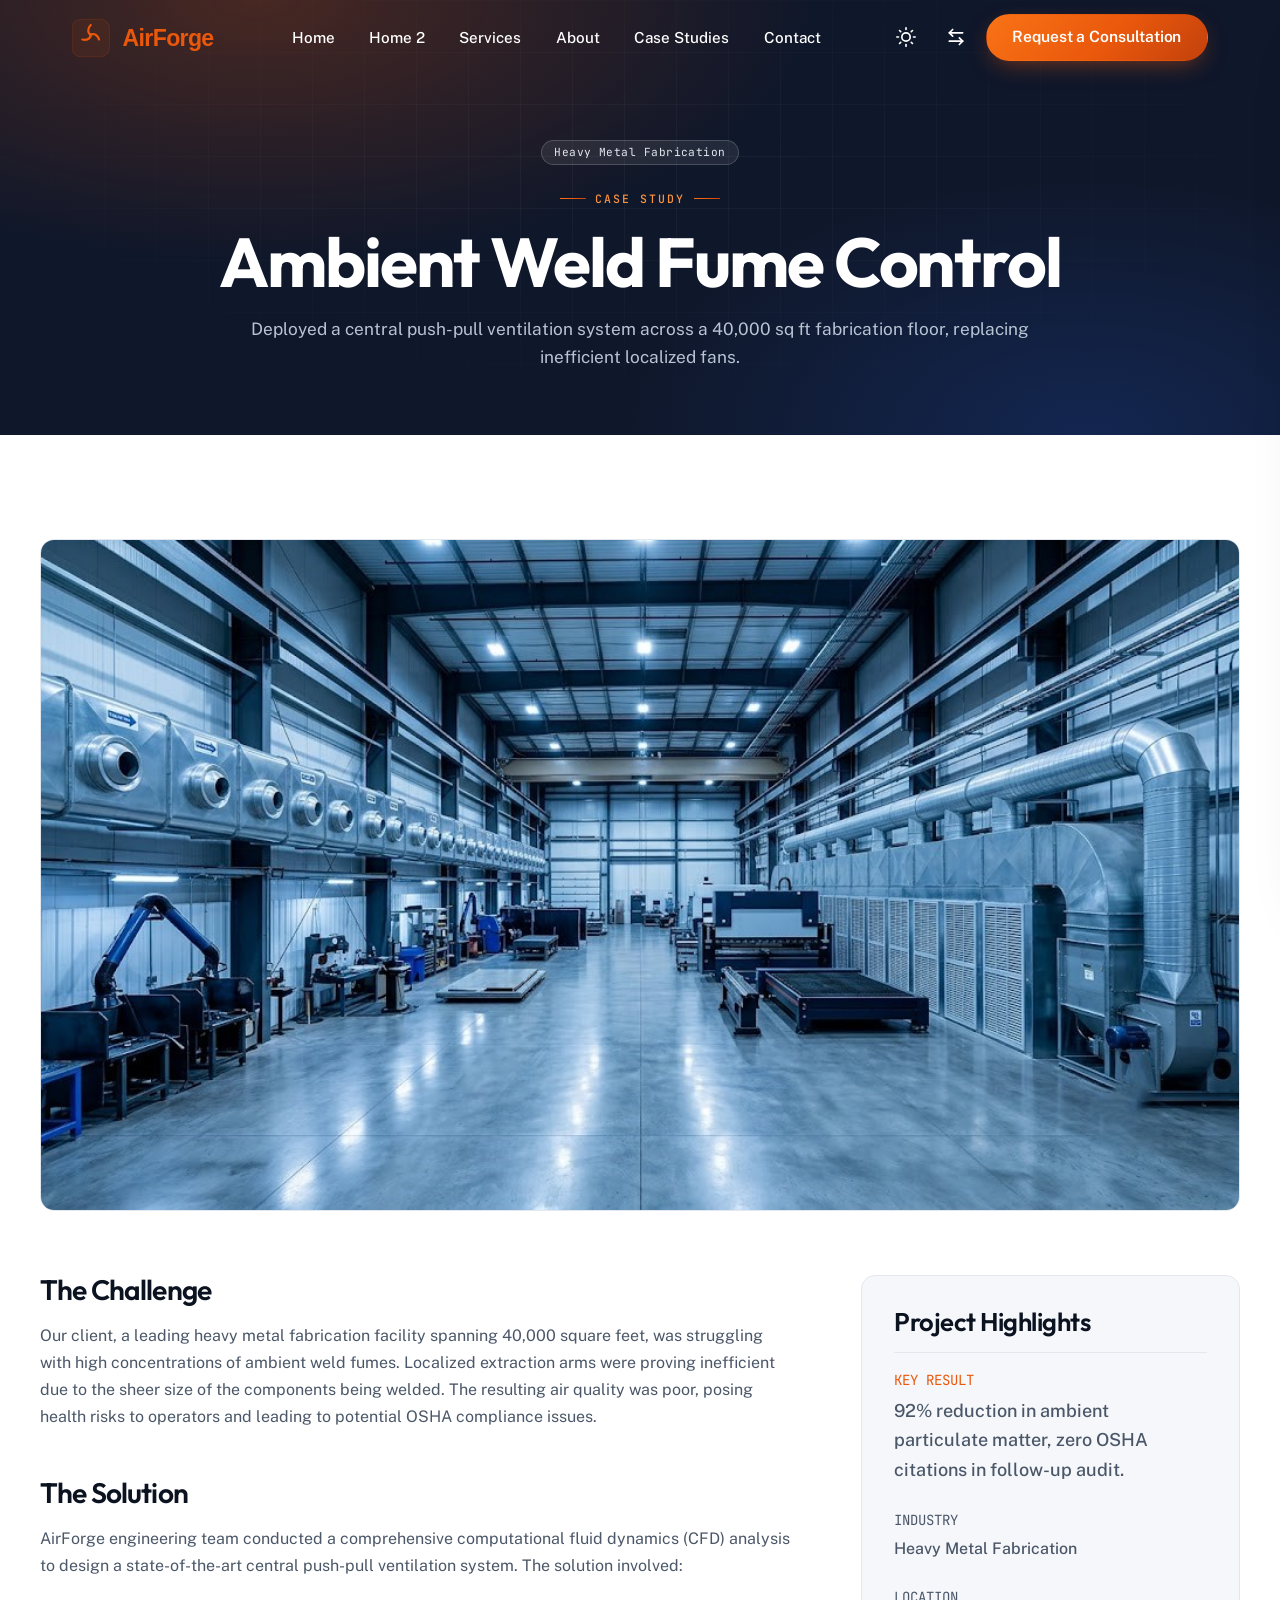
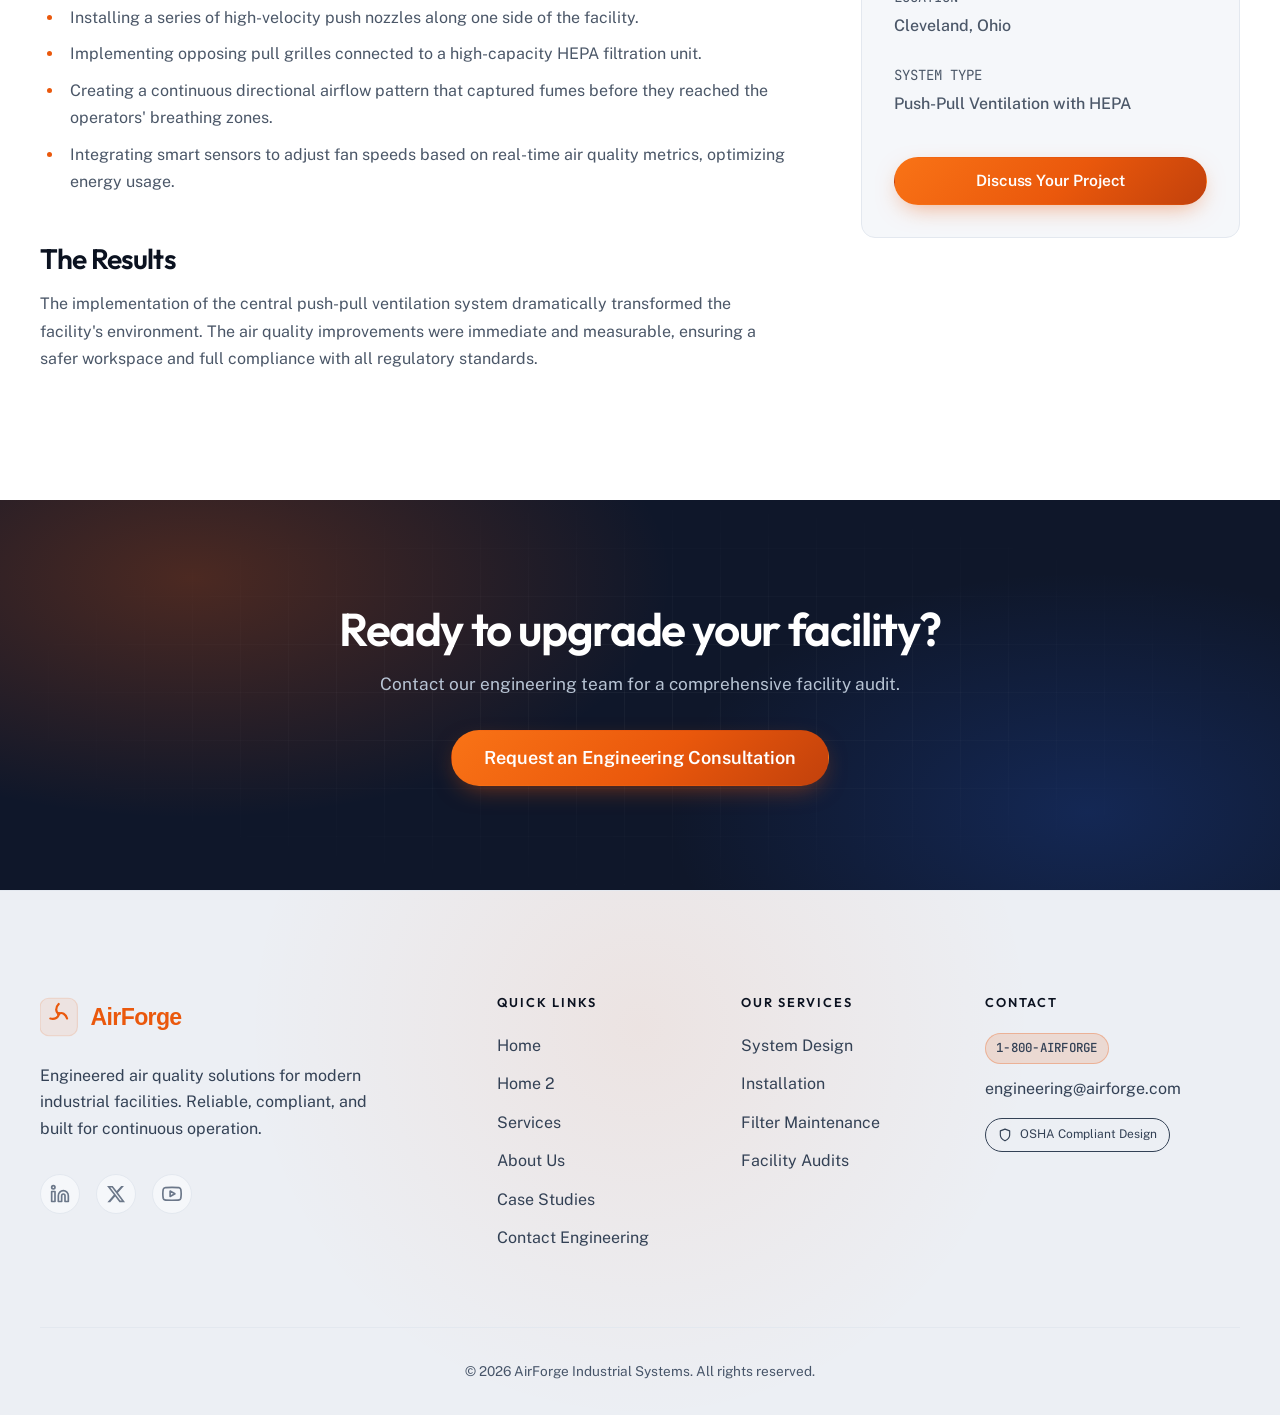
<file: case-study-single.html>
<!DOCTYPE html>
<html lang="en">

<head>
  <meta charset="UTF-8">
  <meta name="viewport" content="width=device-width, initial-scale=1.0">
  <title>Ambient Weld Fume Control Case Study | AirForge Industrial Systems</title>
  <meta name="description"
    content="Case study on deploying a central push-pull ventilation system across a 40,000 sq ft fabrication floor.">
  <link rel="icon" type="image/svg+xml" href="assets/images/favicon.svg">
  <link rel="apple-touch-icon" href="assets/images/favicon.svg">

  <link rel="stylesheet" href="assets/css/style.css">
  <link rel="stylesheet" href="assets/css/rtl.css">

  <script>
    const storedTheme = localStorage.getItem('theme');
    const prefersDark = window.matchMedia('(prefers-color-scheme: dark)').matches;
    if (storedTheme === 'dark' || (!storedTheme && prefersDark)) {
      document.documentElement.setAttribute('data-theme', 'dark');
    }
  </script>
</head>

<body>

  <!-- Navbar -->
  <header class="navbar">
    <div class="container">
      <a href="index.html" class="navbar-brand">
        <img src="assets/images/logo.svg" alt="AirForge" class="brand-logo" width="140" height="40">
      </a>

      <nav class="navbar-nav">
        <a href="index.html" class="nav-link">Home</a>
        <a href="home2.html" class="nav-link">Home 2</a>
        <a href="services.html" class="nav-link">Services</a>
        <a href="about.html" class="nav-link">About</a>
        <a href="case-studies.html" class="nav-link active">Case Studies</a>
        <a href="contact.html" class="nav-link">Contact</a>
      </nav>

      <div class="navbar-actions">
        <button class="btn-icon theme-toggle" aria-label="Toggle Theme"></button>
        <button class="btn-icon rtl-toggle" aria-label="Toggle RTL">
          <svg xmlns="http://www.w3.org/2000/svg" width="20" height="20" viewBox="0 0 24 24" fill="none"
            stroke="currentColor" stroke-width="2" stroke-linecap="round" stroke-linejoin="round">
            <path d="M8 3L4 7l4 4"></path>
            <path d="M4 7h16"></path>
            <path d="M16 21l4-4-4-4"></path>
            <path d="M20 17H4"></path>
          </svg>
        </button>
        <a href="request-consultation.html" class="btn btn-primary d-none-mobile">Request a Consultation</a>

        <button class="hamburger" aria-label="Open Menu">
          <svg xmlns="http://www.w3.org/2000/svg" width="24" height="24" viewBox="0 0 24 24" fill="none"
            stroke="currentColor" stroke-width="2" stroke-linecap="round" stroke-linejoin="round">
            <line x1="3" y1="12" x2="21" y2="12"></line>
            <line x1="3" y1="6" x2="21" y2="6"></line>
            <line x1="3" y1="18" x2="21" y2="18"></line>
          </svg>
        </button>
      </div>
    </div>
  </header>

  <!-- Mobile Drawer -->
  <div class="drawer-overlay"></div>
  <div class="drawer">
    <div class="drawer-header">
      <div class="navbar-brand">
        <img src="assets/images/logo.svg" alt="AirForge" class="brand-logo" width="140" height="40">
      </div>
      <button class="btn-icon drawer-close" aria-label="Close Menu">
        <svg xmlns="http://www.w3.org/2000/svg" width="24" height="24" viewBox="0 0 24 24" fill="none"
          stroke="currentColor" stroke-width="2" stroke-linecap="round" stroke-linejoin="round">
          <line x1="18" y1="6" x2="6" y2="18"></line>
          <line x1="6" y1="6" x2="18" y2="18"></line>
        </svg>
      </button>
    </div>
    <nav class="drawer-nav">
      <a href="index.html" class="nav-link">Home</a>
      <a href="home2.html" class="nav-link">Home 2</a>
      <a href="services.html" class="nav-link">Services</a>
      <a href="about.html" class="nav-link">About</a>
      <a href="case-studies.html" class="nav-link active">Case Studies</a>
      <a href="contact.html" class="nav-link">Contact</a>
    </nav>
    <div class="drawer-actions">
      <div class="drawer-controls">
        <button class="btn-icon theme-toggle" aria-label="Toggle Theme"></button>
        <button class="btn-icon rtl-toggle" aria-label="Toggle RTL">
          <svg xmlns="http://www.w3.org/2000/svg" width="20" height="20" viewBox="0 0 24 24" fill="none"
            stroke="currentColor" stroke-width="2" stroke-linecap="round" stroke-linejoin="round">
            <path d="M8 3L4 7l4 4"></path>
            <path d="M4 7h16"></path>
            <path d="M16 21l4-4-4-4"></path>
            <path d="M20 17H4"></path>
          </svg>
        </button>
      </div>
      <a href="request-consultation.html" class="btn btn-primary" style="width: 100%;">Request a Consultation</a>
    </div>
  </div>

  <main>
    <!-- Page Header -->
    <section class="page-hero">
      <div class="container">
        <div class="card-tags" style="justify-content: center; margin-bottom: 1rem;">
          <span class="tag">Heavy Metal Fabrication</span>
        </div>
        <span class="eyebrow is-center animate-fade-up">Case Study</span>
        <h1 class="animate-fade-up">Ambient Weld Fume Control</h1>
        <p class="text-lead animate-fade-up delay-100" style="max-width: 800px; margin: 0 auto;">Deployed a central
          push-pull ventilation system across a 40,000 sq ft fabrication floor, replacing inefficient localized fans.
        </p>
      </div>
    </section>

    <!-- Case Study Content -->
    <section>
      <div class="container">
        <img src="assets/images/case-study-detail-push-pull-ventilation.jpg" alt="Factory interior with heavy machinery"
          style="width: 100%; border-radius: var(--radius); margin-bottom: var(--space-6); border: 1px solid var(--color-border);">

        <div class="case-study-grid">

          <div class="case-study-details">
            <h2 style="margin-bottom: 1rem;">The Challenge</h2>
            <p style="margin-bottom: 1.5rem; line-height: 1.7;">Our client, a leading heavy metal fabrication facility
              spanning 40,000 square feet, was struggling with high concentrations of ambient weld fumes. Localized
              extraction arms were proving inefficient due to the sheer size of the components being welded. The
              resulting air quality was poor, posing health risks to operators and leading to potential OSHA compliance
              issues.</p>

            <h2 style="margin-bottom: 1rem;">The Solution</h2>
            <p style="margin-bottom: 1.5rem; line-height: 1.7;">AirForge engineering team conducted a comprehensive
              computational fluid dynamics (CFD) analysis to design a state-of-the-art central push-pull ventilation
              system. The solution involved:</p>
            <ul style="margin-bottom: 2rem; padding-inline-start: 1.5rem; line-height: 1.7;">
              <li>Installing a series of high-velocity push nozzles along one side of the facility.</li>
              <li>Implementing opposing pull grilles connected to a high-capacity HEPA filtration unit.</li>
              <li>Creating a continuous directional airflow pattern that captured fumes before they reached the
                operators' breathing zones.</li>
              <li>Integrating smart sensors to adjust fan speeds based on real-time air quality metrics, optimizing
                energy usage.</li>
            </ul>

            <h2 style="margin-bottom: 1rem;">The Results</h2>
            <p style="margin-bottom: 1.5rem; line-height: 1.7;">The implementation of the central push-pull ventilation
              system dramatically transformed the facility's environment. The air quality improvements were immediate
              and measurable, ensuring a safer workspace and full compliance with all regulatory standards.</p>
          </div>

          <!-- Sidebar / Key Result -->
          <div>
            <div class="case-study-sidebar">
              <h3 style="margin-bottom: 1rem; border-bottom: 1px solid var(--color-border); padding-bottom: 1rem;">
                Project Highlights</h3>

              <div style="margin-bottom: 1.5rem;">
                <div
                  style="font-family: var(--font-mono); font-size: 0.875rem; color: var(--color-accent); margin-bottom: 0.25rem;">
                  KEY RESULT</div>
                <div style="font-weight: 500; font-size: 1.125rem;">92% reduction in ambient particulate matter, zero
                  OSHA citations in follow-up audit.</div>
              </div>

              <div style="margin-bottom: 1.5rem;">
                <div
                  style="font-family: var(--font-mono); font-size: 0.875rem; color: var(--color-text-main); margin-bottom: 0.25rem;">
                  INDUSTRY</div>
                <div style="font-weight: 500;">Heavy Metal Fabrication</div>
              </div>

              <div style="margin-bottom: 1.5rem;">
                <div
                  style="font-family: var(--font-mono); font-size: 0.875rem; color: var(--color-text-main); margin-bottom: 0.25rem;">
                  LOCATION</div>
                <div style="font-weight: 500;">Cleveland, Ohio</div>
              </div>

              <div style="margin-bottom: 1.5rem;">
                <div
                  style="font-family: var(--font-mono); font-size: 0.875rem; color: var(--color-text-main); margin-bottom: 0.25rem;">
                  SYSTEM TYPE</div>
                <div style="font-weight: 500;">Push-Pull Ventilation with HEPA</div>
              </div>

              <a href="request-consultation.html" class="btn btn-primary"
                style="width: 100%; text-align: center; margin-top: 1rem;">Discuss Your Project</a>
            </div>
          </div>

        </div>
      </div>
    </section>

    <!-- Call to action -->
    <section class="cta-band" style="text-align: center;">
      <div class="container">
        <h2>Ready to upgrade your facility?</h2>
        <p class="text-lead" style="margin-bottom: var(--space-4);">Contact our engineering team for a comprehensive
          facility audit.</p>
        <a href="request-consultation.html" class="btn btn-primary"
          style="font-size: 1.125rem; padding: 1rem 2rem;">Request an Engineering Consultation</a>
      </div>
    </section>
  </main>

  <!-- Footer -->
  <footer>
    <div class="container">
      <div class="footer-grid">
        <div class="footer-brand">
          <a href="index.html" class="navbar-brand">
        <img src="assets/images/logo.svg" alt="AirForge" class="brand-logo" width="140" height="40">
      </a>
          <p class="footer-tagline">Engineered air quality solutions for
            modern industrial facilities. Reliable, compliant, and built for continuous operation.</p>
          <div class="social-links" style="margin-top: var(--space-4); display: flex; gap: 1rem;">
            <a href="#" aria-label="LinkedIn" class="social-icon"><svg width="20" height="20" viewBox="0 0 24 24"
                fill="none" stroke="currentColor" stroke-width="2" stroke-linecap="round" stroke-linejoin="round">
                <path d="M16 8a6 6 0 0 1 6 6v7h-4v-7a2 2 0 0 0-2-2 2 2 0 0 0-2 2v7h-4v-7a6 6 0 0 1 6-6z"></path>
                <rect x="2" y="9" width="4" height="12"></rect>
                <circle cx="4" cy="4" r="2"></circle>
              </svg></a>
            <a href="#" aria-label="X (formerly Twitter)" class="social-icon"><svg width="20" height="20" viewBox="0 0 24 24" fill="currentColor"><path d="M18.244 2.25h3.308l-7.227 8.26 8.502 11.24H16.17l-5.214-6.817L4.99 21.75H1.68l7.73-8.835L1.254 2.25H8.08l4.713 6.231zm-1.161 17.52h1.833L7.084 4.126H5.117z"></path></svg></a>
            <a href="#" aria-label="YouTube" class="social-icon"><svg width="20" height="20" viewBox="0 0 24 24"
                fill="none" stroke="currentColor" stroke-width="2" stroke-linecap="round" stroke-linejoin="round">
                <path
                  d="M22.54 6.42a2.78 2.78 0 0 0-1.94-2C18.88 4 12 4 12 4s-6.88 0-8.6.46a2.78 2.78 0 0 0-1.94 2A29 29 0 0 0 1 11.75a29 29 0 0 0 .46 5.33 2.78 2.78 0 0 0 1.94 2c1.72.46 8.6.46 8.6.46s6.88 0 8.6-.46a2.78 2.78 0 0 0 1.94-2 29 29 0 0 0 .46-5.33 29 29 0 0 0-.46-5.33z">
                </path>
                <polygon points="9.75 15.02 15.5 11.75 9.75 8.48 9.75 15.02"></polygon>
              </svg></a>
          </div>
        </div>

        <div>
          <h4 class="footer-heading">Quick Links</h4>
          <ul class="footer-links">
            <li><a href="index.html">Home</a></li>
            <li><a href="home2.html">Home 2</a></li>
            <li><a href="services.html">Services</a></li>
            <li><a href="about.html">About Us</a></li>
            <li><a href="case-studies.html">Case Studies</a></li>
            <li><a href="contact.html">Contact Engineering</a></li>
          </ul>
        </div>

        <div>
          <h4 class="footer-heading">Our Services</h4>
          <ul class="footer-links">
            <li><a href="services.html#design">System Design</a></li>
            <li><a href="services.html#installation">Installation</a></li>
            <li><a href="services.html#maintenance">Filter Maintenance</a></li>
            <li><a href="contact.html">Facility Audits</a></li>
          </ul>
        </div>

        <div>
          <h4 class="footer-heading">Contact</h4>
          <ul class="footer-links">
            <li><span class="text-spec"
                style="background: rgba(234,88,12,0.14); border-color: rgba(234,88,12,0.3);">1-800-AIRFORGE</span></li>
            <li><a href="mailto:engineering@airforge.com">engineering@airforge.com</a></li>
            <li style="margin-top: 1rem;">
              <span
                style="display: inline-flex; gap: 0.5rem; align-items: center; border: 1px solid #334155; padding: 6px 12px; border-radius: var(--radius-pill); font-size: 0.75rem;">
                <svg xmlns="http://www.w3.org/2000/svg" width="14" height="14" viewBox="0 0 24 24" fill="none"
                  stroke="currentColor" stroke-width="2" stroke-linecap="round" stroke-linejoin="round">
                  <path d="M12 22s8-4 8-10V5l-8-3-8 3v7c0 6 8 10 8 10z"></path>
                </svg>
                OSHA Compliant Design
              </span>
            </li>
          </ul>
        </div>
      </div>

      <div class="footer-bottom">
        &copy; 2026 AirForge Industrial Systems. All rights reserved.
      </div>
    </div>
  </footer>

  <button id="backToTop" class="back-to-top" aria-label="Back to top">
    <svg viewBox="0 0 24 24" fill="none" stroke="currentColor" stroke-width="2" stroke-linecap="round" stroke-linejoin="round">
      <path d="M12 19V5M5 12l7-7 7 7"/>
    </svg>
  </button>

  <script src="assets/js/main.js"></script>
</body>

</html>
</file>
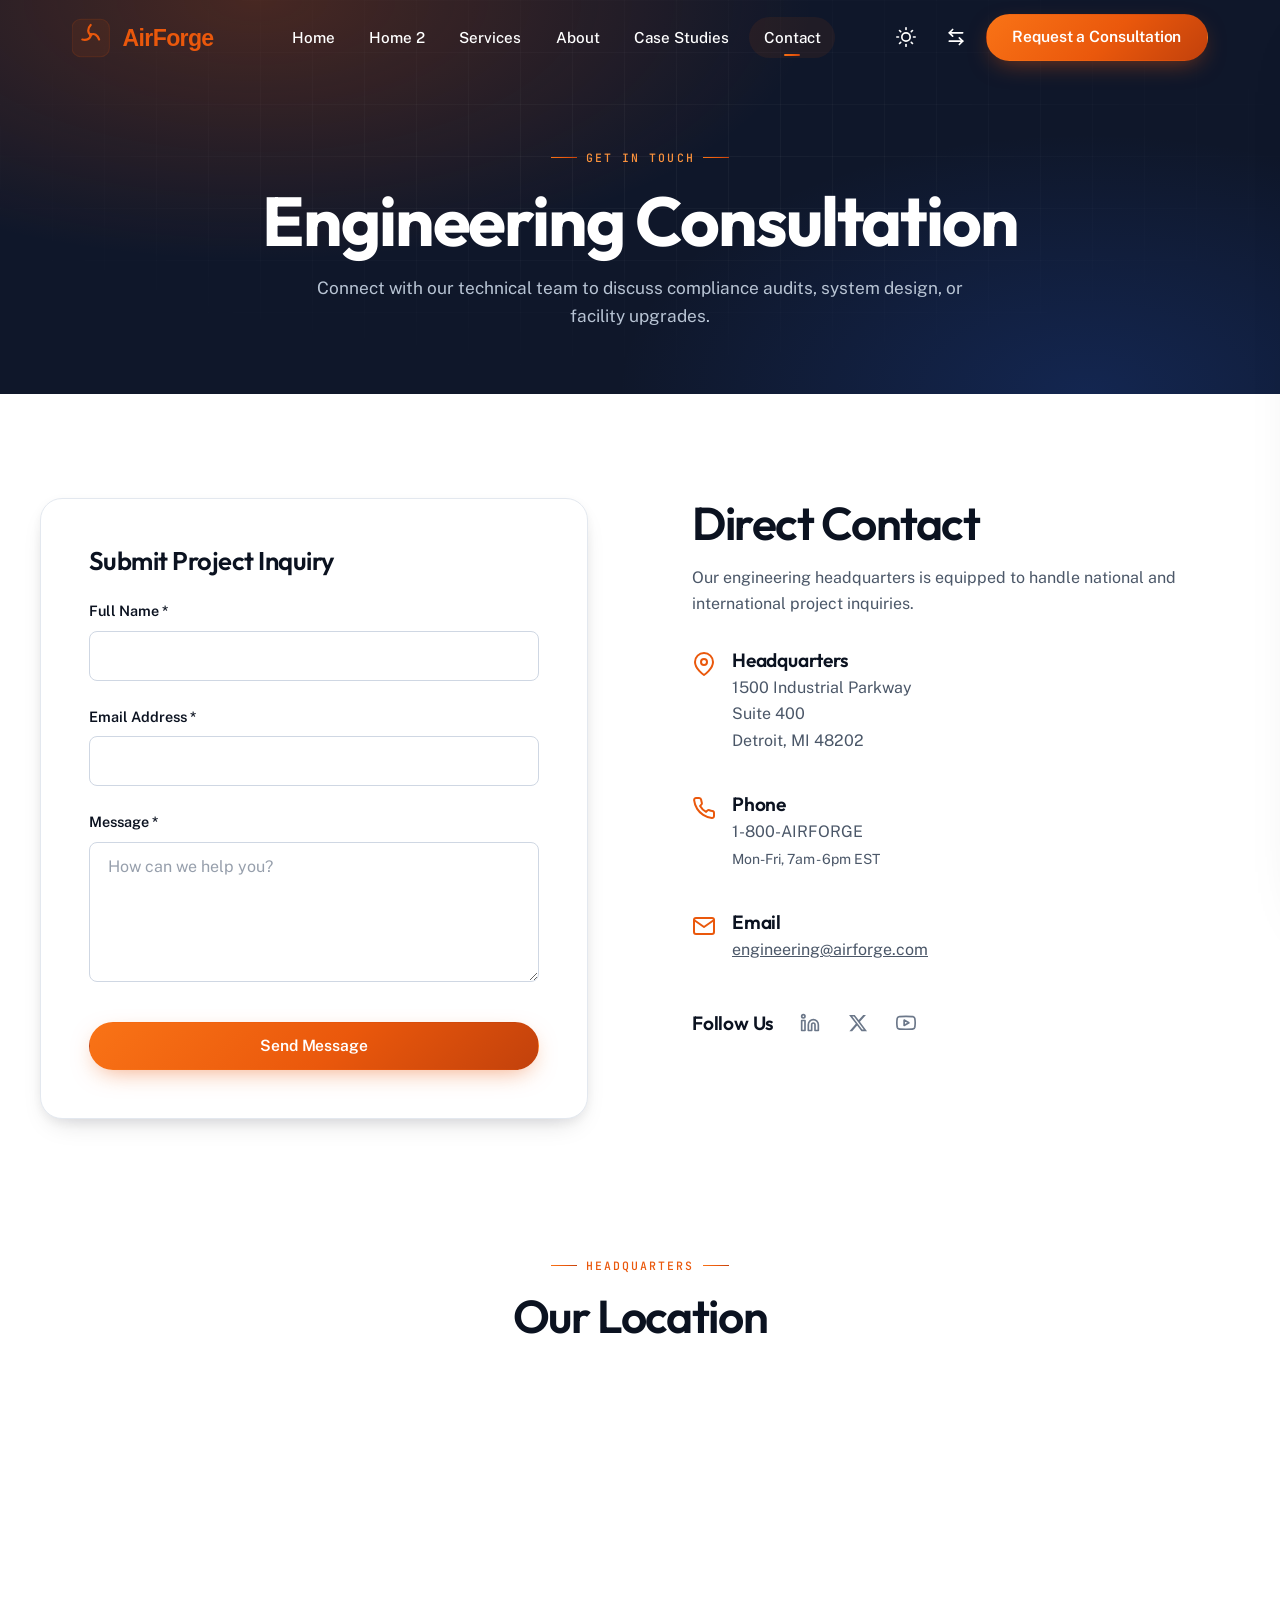
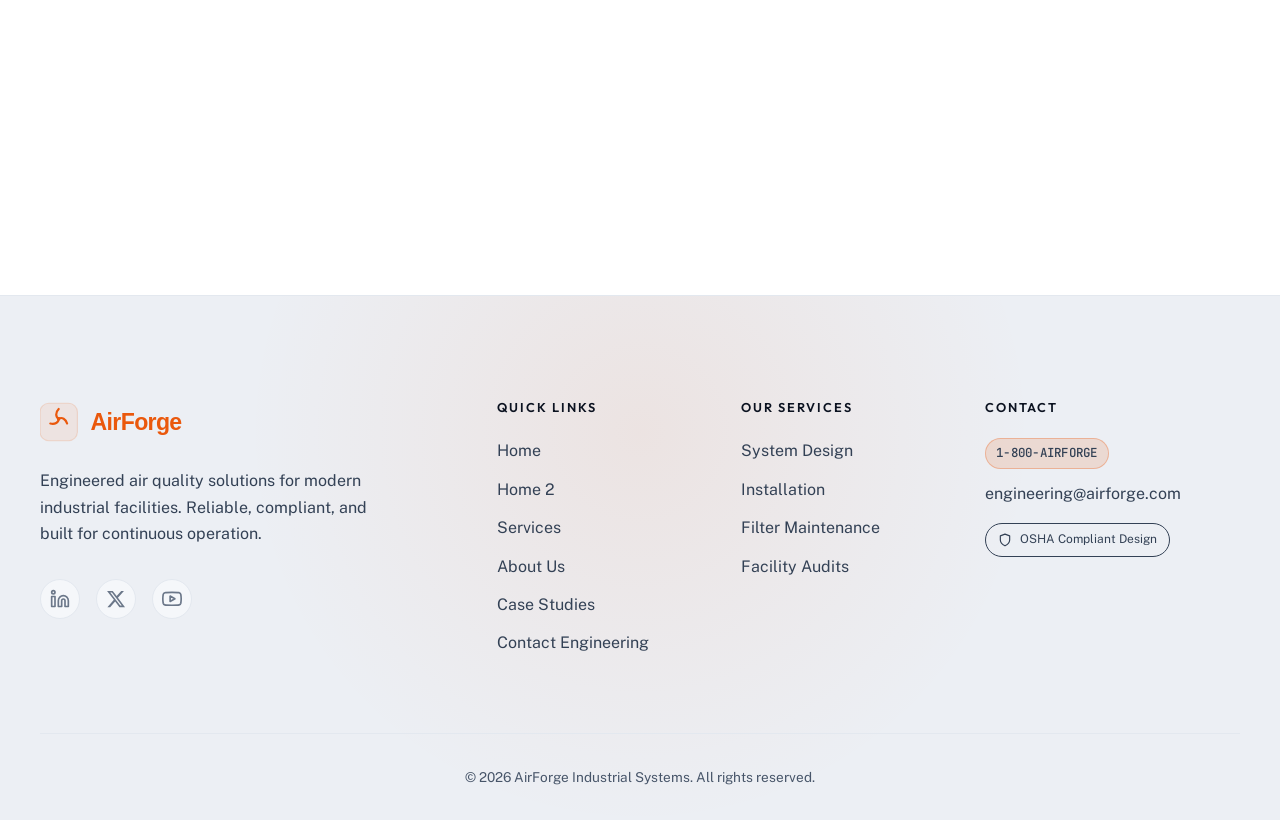
<file: contact.html>
<!DOCTYPE html>
<html lang="en">
<head>
  <meta charset="UTF-8">
  <meta name="viewport" content="width=device-width, initial-scale=1.0">
  <title>Contact Engineering | AirForge Industrial Systems</title>
  <meta name="description" content="Request an engineering consultation or facility audit for your industrial ventilation and air quality needs.">
  <link rel="icon" type="image/svg+xml" href="assets/images/favicon.svg">
  <link rel="apple-touch-icon" href="assets/images/favicon.svg">
  
  <link rel="stylesheet" href="assets/css/style.css">
  <link rel="stylesheet" href="assets/css/rtl.css">
  
  <script>
    const storedTheme = localStorage.getItem('theme');
    const prefersDark = window.matchMedia('(prefers-color-scheme: dark)').matches;
    if (storedTheme === 'dark' || (!storedTheme && prefersDark)) {
      document.documentElement.setAttribute('data-theme', 'dark');
    }
  </script>
</head>
<body>

  <!-- Navbar -->
  <header class="navbar">
    <div class="container">
      <a href="index.html" class="navbar-brand">
        <img src="assets/images/logo.svg" alt="AirForge" class="brand-logo" width="140" height="40">
      </a>
      
      <nav class="navbar-nav">
        <a href="index.html" class="nav-link">Home</a>
        <a href="home2.html" class="nav-link">Home 2</a>
        <a href="services.html" class="nav-link">Services</a>
        <a href="about.html" class="nav-link">About</a>
        <a href="case-studies.html" class="nav-link">Case Studies</a>
        <a href="contact.html" class="nav-link active">Contact</a>
      </nav>

      <div class="navbar-actions">
        <button class="btn-icon theme-toggle" aria-label="Toggle Theme"></button>
        <button class="btn-icon rtl-toggle" aria-label="Toggle RTL">
          <svg xmlns="http://www.w3.org/2000/svg" width="20" height="20" viewBox="0 0 24 24" fill="none" stroke="currentColor" stroke-width="2" stroke-linecap="round" stroke-linejoin="round"><path d="M8 3L4 7l4 4"></path><path d="M4 7h16"></path><path d="M16 21l4-4-4-4"></path><path d="M20 17H4"></path></svg>
        </button>
        <a href="request-consultation.html" class="btn btn-primary d-none-mobile">Request a Consultation</a>
        
        <button class="hamburger" aria-label="Open Menu">
          <svg xmlns="http://www.w3.org/2000/svg" width="24" height="24" viewBox="0 0 24 24" fill="none" stroke="currentColor" stroke-width="2" stroke-linecap="round" stroke-linejoin="round"><line x1="3" y1="12" x2="21" y2="12"></line><line x1="3" y1="6" x2="21" y2="6"></line><line x1="3" y1="18" x2="21" y2="18"></line></svg>
        </button>
      </div>
    </div>
  </header>

  <!-- Mobile Drawer -->
  <div class="drawer-overlay"></div>
  <div class="drawer">
    <div class="drawer-header">
      <div class="navbar-brand">
        <img src="assets/images/logo.svg" alt="AirForge" class="brand-logo" width="140" height="40">
      </div>
      <button class="btn-icon drawer-close" aria-label="Close Menu">
        <svg xmlns="http://www.w3.org/2000/svg" width="24" height="24" viewBox="0 0 24 24" fill="none" stroke="currentColor" stroke-width="2" stroke-linecap="round" stroke-linejoin="round"><line x1="18" y1="6" x2="6" y2="18"></line><line x1="6" y1="6" x2="18" y2="18"></line></svg>
      </button>
    </div>
    <nav class="drawer-nav">
      <a href="index.html" class="nav-link">Home</a>
      <a href="home2.html" class="nav-link">Home 2</a>
      <a href="services.html" class="nav-link">Services</a>
      <a href="about.html" class="nav-link">About</a>
      <a href="case-studies.html" class="nav-link">Case Studies</a>
      <a href="contact.html" class="nav-link active">Contact</a>
    </nav>
    <div class="drawer-actions">
      <div class="drawer-controls">
        <button class="btn-icon theme-toggle" aria-label="Toggle Theme"></button>
        <button class="btn-icon rtl-toggle" aria-label="Toggle RTL">
          <svg xmlns="http://www.w3.org/2000/svg" width="20" height="20" viewBox="0 0 24 24" fill="none" stroke="currentColor" stroke-width="2" stroke-linecap="round" stroke-linejoin="round"><path d="M8 3L4 7l4 4"></path><path d="M4 7h16"></path><path d="M16 21l4-4-4-4"></path><path d="M20 17H4"></path></svg>
        </button>
      </div>
      <a href="request-consultation.html" class="btn btn-primary" style="width: 100%;">Request a Consultation</a>
    </div>
  </div>

  <main>
    <!-- Page Header -->
    <section class="page-hero">
      <div class="container" style="text-align: center;">
        <span class="eyebrow is-center animate-fade-up">Get In Touch</span>
        <h1 class="animate-fade-up">Engineering Consultation</h1>
        <p class="text-lead animate-fade-up delay-100" style="max-width: 700px; margin: 0 auto;">Connect with our technical team to discuss compliance audits, system design, or facility upgrades.</p>
      </div>
    </section>

    <!-- Contact Content -->
    <section>
      <div class="container">
        <div class="grid" style="grid-template-columns: repeat(auto-fit, minmax(320px, 1fr)); gap: var(--space-8);">
          
          <!-- Consultation Form -->
          <div>
            <div class="form-panel">
              <h3 style="margin-bottom: var(--space-3);">Submit Project Inquiry</h3>
              
              <div id="formSuccessMsg" class="form-success-msg">
                Your consultation request has been securely submitted. An AirForge engineer will contact you within 24 hours.
              </div>

              <form id="contactForm" action="https://formspree.io/f/placeholder" method="POST" novalidate>
                
                <div class="form-group" style="margin-bottom: var(--space-3);">
                  <label for="fullName" class="form-label">Full Name *</label>
                  <input type="text" id="fullName" name="fullName" class="form-control" required>
                  <div class="invalid-feedback">Please provide your name.</div>
                </div>

                <div class="form-group" style="margin-bottom: var(--space-3);">
                  <label for="email" class="form-label">Email Address *</label>
                  <input type="email" id="email" name="email" class="form-control" required>
                  <div class="invalid-feedback">Please provide a valid email address.</div>
                </div>

                <div class="form-group" style="margin-bottom: var(--space-4);">
                  <label for="message" class="form-label">Message *</label>
                  <textarea id="message" name="message" class="form-control" rows="5" required placeholder="How can we help you?"></textarea>
                  <div class="invalid-feedback">Please provide a message.</div>
                </div>

                <button type="submit" class="btn btn-primary" style="width: 100%;">Send Message</button>
              </form>
            </div>
          </div>

          <!-- Contact Info -->
          <div>
            <h2>Direct Contact</h2>
            <p>Our engineering headquarters is equipped to handle national and international project inquiries.</p>
            
            <div style="margin-top: var(--space-4);">
              <div style="display: flex; gap: var(--space-2); margin-bottom: var(--space-3); align-items: flex-start;">
                <svg xmlns="http://www.w3.org/2000/svg" width="24" height="24" viewBox="0 0 24 24" fill="none" stroke="var(--color-accent)" stroke-width="2" stroke-linecap="round" stroke-linejoin="round" style="flex-shrink: 0; margin-top: 2px;"><path d="M21 10c0 7-9 13-9 13s-9-6-9-13a9 9 0 0 1 18 0z"></path><circle cx="12" cy="10" r="3"></circle></svg>
                <div>
                  <h4 style="margin-bottom: 0.25rem;">Headquarters</h4>
                  <p>1500 Industrial Parkway<br>Suite 400<br>Detroit, MI 48202</p>
                </div>
              </div>
              
              <div style="display: flex; gap: var(--space-2); margin-bottom: var(--space-3); align-items: flex-start;">
                <svg xmlns="http://www.w3.org/2000/svg" width="24" height="24" viewBox="0 0 24 24" fill="none" stroke="var(--color-accent)" stroke-width="2" stroke-linecap="round" stroke-linejoin="round" style="flex-shrink: 0; margin-top: 2px;"><path d="M22 16.92v3a2 2 0 0 1-2.18 2 19.79 19.79 0 0 1-8.63-3.07 19.5 19.5 0 0 1-6-6 19.79 19.79 0 0 1-3.07-8.67A2 2 0 0 1 4.11 2h3a2 2 0 0 1 2 1.72 12.84 12.84 0 0 0 .7 2.81 2 2 0 0 1-.45 2.11L8.09 9.91a16 16 0 0 0 6 6l1.27-1.27a2 2 0 0 1 2.11-.45 12.84 12.84 0 0 0 2.81.7A2 2 0 0 1 22 16.92z"></path></svg>
                <div>
                  <h4 style="margin-bottom: 0.25rem;">Phone</h4>
                  <p>1-800-AIRFORGE<br><span style="font-size: 0.875rem; color: var(--color-text-main);">Mon-Fri, 7am - 6pm EST</span></p>
                </div>
              </div>

              <div style="display: flex; gap: var(--space-2); margin-bottom: var(--space-3); align-items: flex-start;">
                <svg xmlns="http://www.w3.org/2000/svg" width="24" height="24" viewBox="0 0 24 24" fill="none" stroke="var(--color-accent)" stroke-width="2" stroke-linecap="round" stroke-linejoin="round" style="flex-shrink: 0; margin-top: 2px;"><path d="M4 4h16c1.1 0 2 .9 2 2v12c0 1.1-.9 2-2 2H4c-1.1 0-2-.9-2-2V6c0-1.1.9-2 2-2z"></path><polyline points="22,6 12,13 2,6"></polyline></svg>
                <div>
                  <h4 style="margin-bottom: 0.25rem;">Email</h4>
                  <p><a href="mailto:engineering@airforge.com" style="color: var(--color-text-main); text-decoration: underline;">engineering@airforge.com</a></p>
                </div>
              </div>

              <!-- Follow Us -->
              <div style="display: flex; gap: var(--space-1); align-items: center; margin-top: 1.5rem;">
                <h4 style="margin-bottom: 0; margin-right: 0.5rem;">Follow Us</h4>
                <a href="#" aria-label="LinkedIn" class="social-icon">
                  <svg xmlns="http://www.w3.org/2000/svg" width="20" height="20" viewBox="0 0 24 24" fill="none" stroke="currentColor" stroke-width="2" stroke-linecap="round" stroke-linejoin="round"><path d="M16 8a6 6 0 0 1 6 6v7h-4v-7a2 2 0 0 0-2-2 2 2 0 0 0-2 2v7h-4v-7a6 6 0 0 1 6-6z"></path><rect x="2" y="9" width="4" height="12"></rect><circle cx="4" cy="4" r="2"></circle></svg>
                </a>
                <a href="#" aria-label="X (formerly Twitter)" class="social-icon"><svg width="20" height="20" viewBox="0 0 24 24" fill="currentColor"><path d="M18.244 2.25h3.308l-7.227 8.26 8.502 11.24H16.17l-5.214-6.817L4.99 21.75H1.68l7.73-8.835L1.254 2.25H8.08l4.713 6.231zm-1.161 17.52h1.833L7.084 4.126H5.117z"></path></svg></a>
                <a href="#" aria-label="YouTube" class="social-icon"><svg width="20" height="20" viewBox="0 0 24 24" fill="none" stroke="currentColor" stroke-width="2" stroke-linecap="round" stroke-linejoin="round"><path d="M22.54 6.42a2.78 2.78 0 0 0-1.94-2C18.88 4 12 4 12 4s-6.88 0-8.6.46a2.78 2.78 0 0 0-1.94 2A29 29 0 0 0 1 11.75a29 29 0 0 0 .46 5.33 2.78 2.78 0 0 0 1.94 2c1.72.46 8.6.46 8.6.46s6.88 0 8.6-.46a2.78 2.78 0 0 0 1.94-2 29 29 0 0 0 .46-5.33 29 29 0 0 0-.46-5.33z"></path><polygon points="9.75 15.02 15.5 11.75 9.75 8.48 9.75 15.02"></polygon></svg></a>
              </div>
            </div>
          </div>

        </div>
      </div>
    </section>

    <!-- Map Section -->
    <section style="padding: 0; margin-bottom: var(--space-6);">
      <div class="container">
        <div class="section-header" style="margin-top: var(--space-4); margin-bottom: var(--space-3);">
          <span class="eyebrow is-center">Headquarters</span>
          <h2>Our Location</h2>
        </div>
      </div>
      <div style="line-height: 0;">
        <iframe 
          src="https://maps.google.com/maps?q=Detroit,+MI&t=&z=11&ie=UTF8&iwloc=&output=embed" 
          width="100%" 
          height="450" 
          style="border:0;" 
          allowfullscreen="" 
          loading="lazy" 
          referrerpolicy="no-referrer-when-downgrade">
        </iframe>
      </div>
    </section>
  </main>

  <!-- Footer -->
  <footer>
    <div class="container">
      <div class="footer-grid">
        <div class="footer-brand">
          <a href="index.html" class="navbar-brand">
        <img src="assets/images/logo.svg" alt="AirForge" class="brand-logo" width="140" height="40">
      </a>
          <p class="footer-tagline">Engineered air quality solutions for modern industrial facilities. Reliable, compliant, and built for continuous operation.</p>
          <div class="social-links" style="margin-top: var(--space-4); display: flex; gap: 1rem;">
            <a href="#" aria-label="LinkedIn" class="social-icon"><svg width="20" height="20" viewBox="0 0 24 24" fill="none" stroke="currentColor" stroke-width="2" stroke-linecap="round" stroke-linejoin="round"><path d="M16 8a6 6 0 0 1 6 6v7h-4v-7a2 2 0 0 0-2-2 2 2 0 0 0-2 2v7h-4v-7a6 6 0 0 1 6-6z"></path><rect x="2" y="9" width="4" height="12"></rect><circle cx="4" cy="4" r="2"></circle></svg></a>
            <a href="#" aria-label="X (formerly Twitter)" class="social-icon"><svg width="20" height="20" viewBox="0 0 24 24" fill="currentColor"><path d="M18.244 2.25h3.308l-7.227 8.26 8.502 11.24H16.17l-5.214-6.817L4.99 21.75H1.68l7.73-8.835L1.254 2.25H8.08l4.713 6.231zm-1.161 17.52h1.833L7.084 4.126H5.117z"></path></svg></a>
            <a href="#" aria-label="YouTube" class="social-icon"><svg width="20" height="20" viewBox="0 0 24 24" fill="none" stroke="currentColor" stroke-width="2" stroke-linecap="round" stroke-linejoin="round"><path d="M22.54 6.42a2.78 2.78 0 0 0-1.94-2C18.88 4 12 4 12 4s-6.88 0-8.6.46a2.78 2.78 0 0 0-1.94 2A29 29 0 0 0 1 11.75a29 29 0 0 0 .46 5.33 2.78 2.78 0 0 0 1.94 2c1.72.46 8.6.46 8.6.46s6.88 0 8.6-.46a2.78 2.78 0 0 0 1.94-2 29 29 0 0 0 .46-5.33 29 29 0 0 0-.46-5.33z"></path><polygon points="9.75 15.02 15.5 11.75 9.75 8.48 9.75 15.02"></polygon></svg></a>
          </div>
        </div>

        <div>
          <h4 class="footer-heading">Quick Links</h4>
          <ul class="footer-links">
            <li><a href="index.html">Home</a></li>
            <li><a href="home2.html">Home 2</a></li>
            <li><a href="services.html">Services</a></li>
            <li><a href="about.html">About Us</a></li>
            <li><a href="case-studies.html">Case Studies</a></li>
            <li><a href="contact.html">Contact Engineering</a></li>
          </ul>
        </div>
        
        <div>
          <h4 class="footer-heading">Our Services</h4>
          <ul class="footer-links">
            <li><a href="services.html#design">System Design</a></li>
            <li><a href="services.html#installation">Installation</a></li>
            <li><a href="services.html#maintenance">Filter Maintenance</a></li>
            <li><a href="contact.html">Facility Audits</a></li>
          </ul>
        </div>
        
        <div>
          <h4 class="footer-heading">Contact</h4>
          <ul class="footer-links">
            <li><span class="text-spec" style="background: rgba(234,88,12,0.14); border-color: rgba(234,88,12,0.3);">1-800-AIRFORGE</span></li>
            <li><a href="mailto:engineering@airforge.com">engineering@airforge.com</a></li>
            <li style="margin-top: 1rem;">
              <span style="display: inline-flex; gap: 0.5rem; align-items: center; border: 1px solid #334155; padding: 6px 12px; border-radius: var(--radius-pill); font-size: 0.75rem;">
                <svg xmlns="http://www.w3.org/2000/svg" width="14" height="14" viewBox="0 0 24 24" fill="none" stroke="currentColor" stroke-width="2" stroke-linecap="round" stroke-linejoin="round"><path d="M12 22s8-4 8-10V5l-8-3-8 3v7c0 6 8 10 8 10z"></path></svg>
                OSHA Compliant Design
              </span>
            </li>
          </ul>
        </div>
      </div>
      
      <div class="footer-bottom">
        &copy; 2026 AirForge Industrial Systems. All rights reserved.
      </div>
    </div>
  </footer>

  <button id="backToTop" class="back-to-top" aria-label="Back to top">
    <svg viewBox="0 0 24 24" fill="none" stroke="currentColor" stroke-width="2" stroke-linecap="round" stroke-linejoin="round">
      <path d="M12 19V5M5 12l7-7 7 7"/>
    </svg>
  </button>

  <script src="assets/js/main.js"></script>
</body>
</html>
</file>
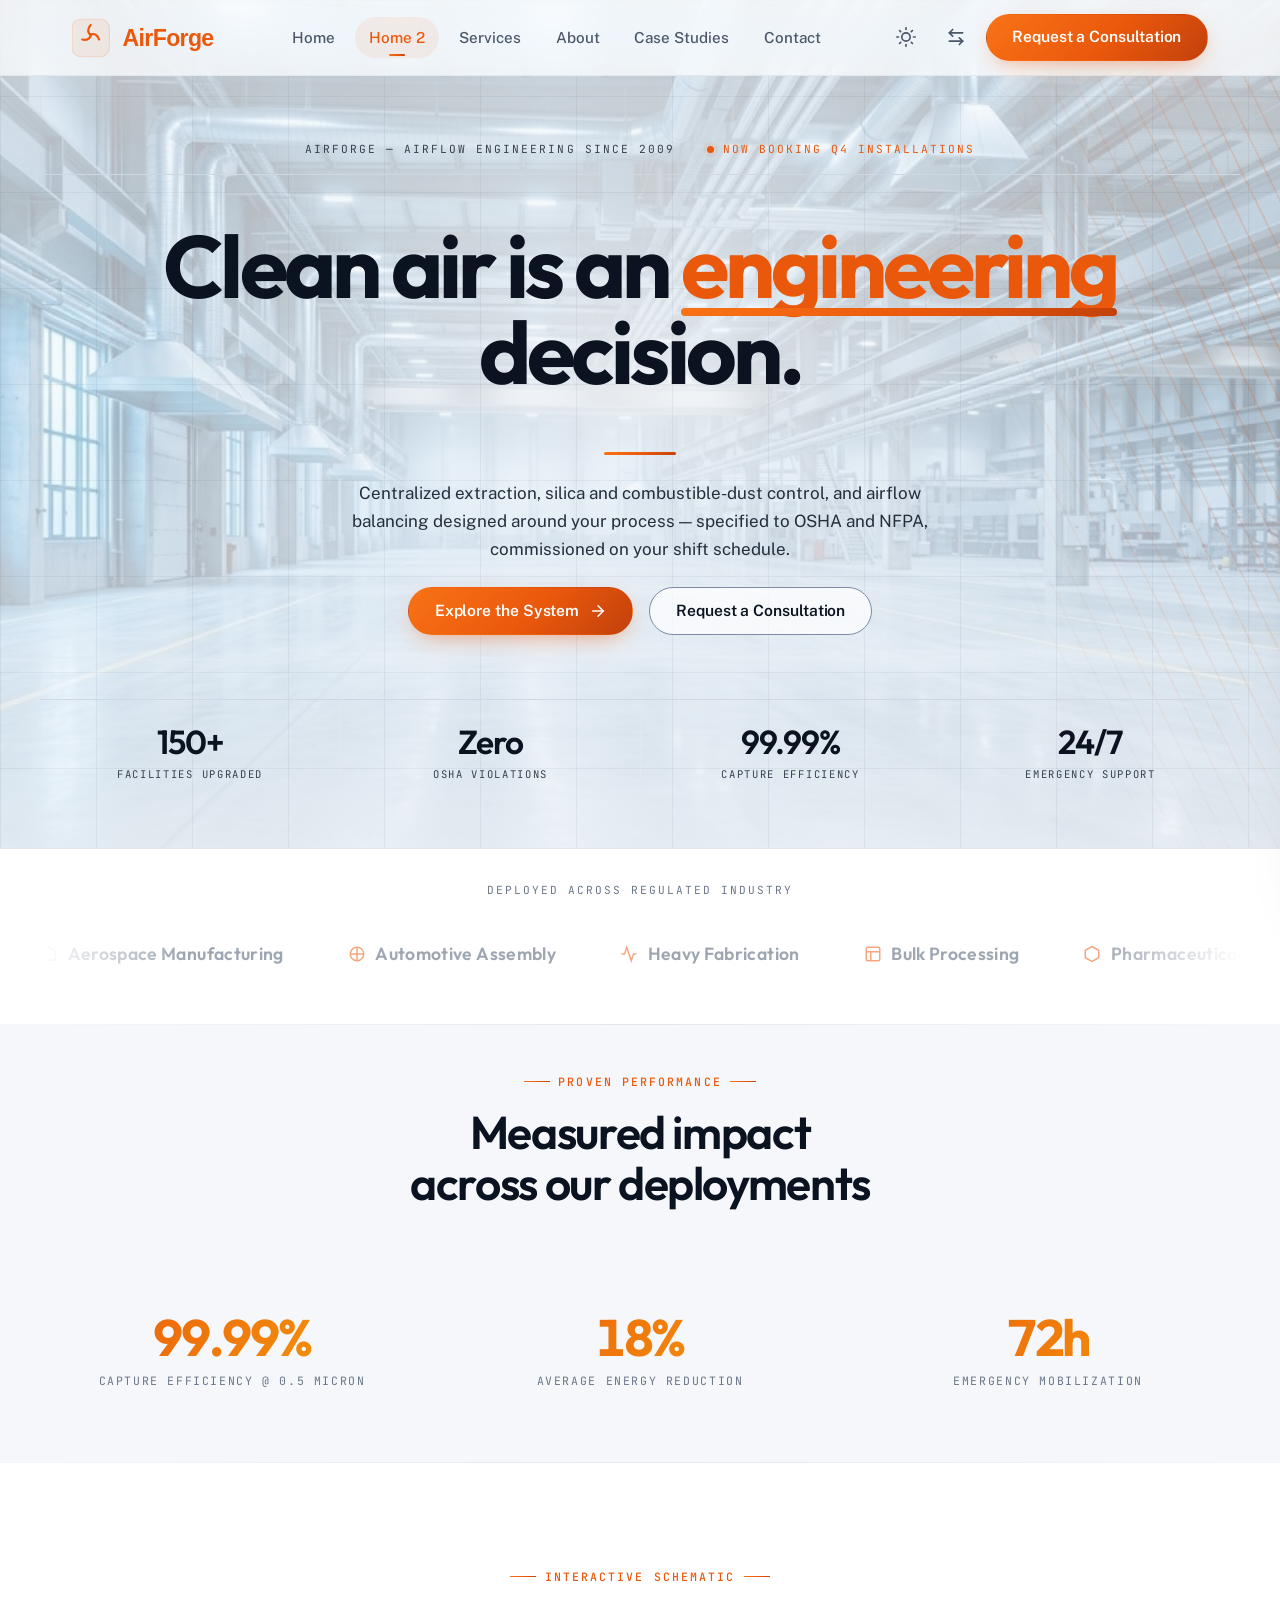
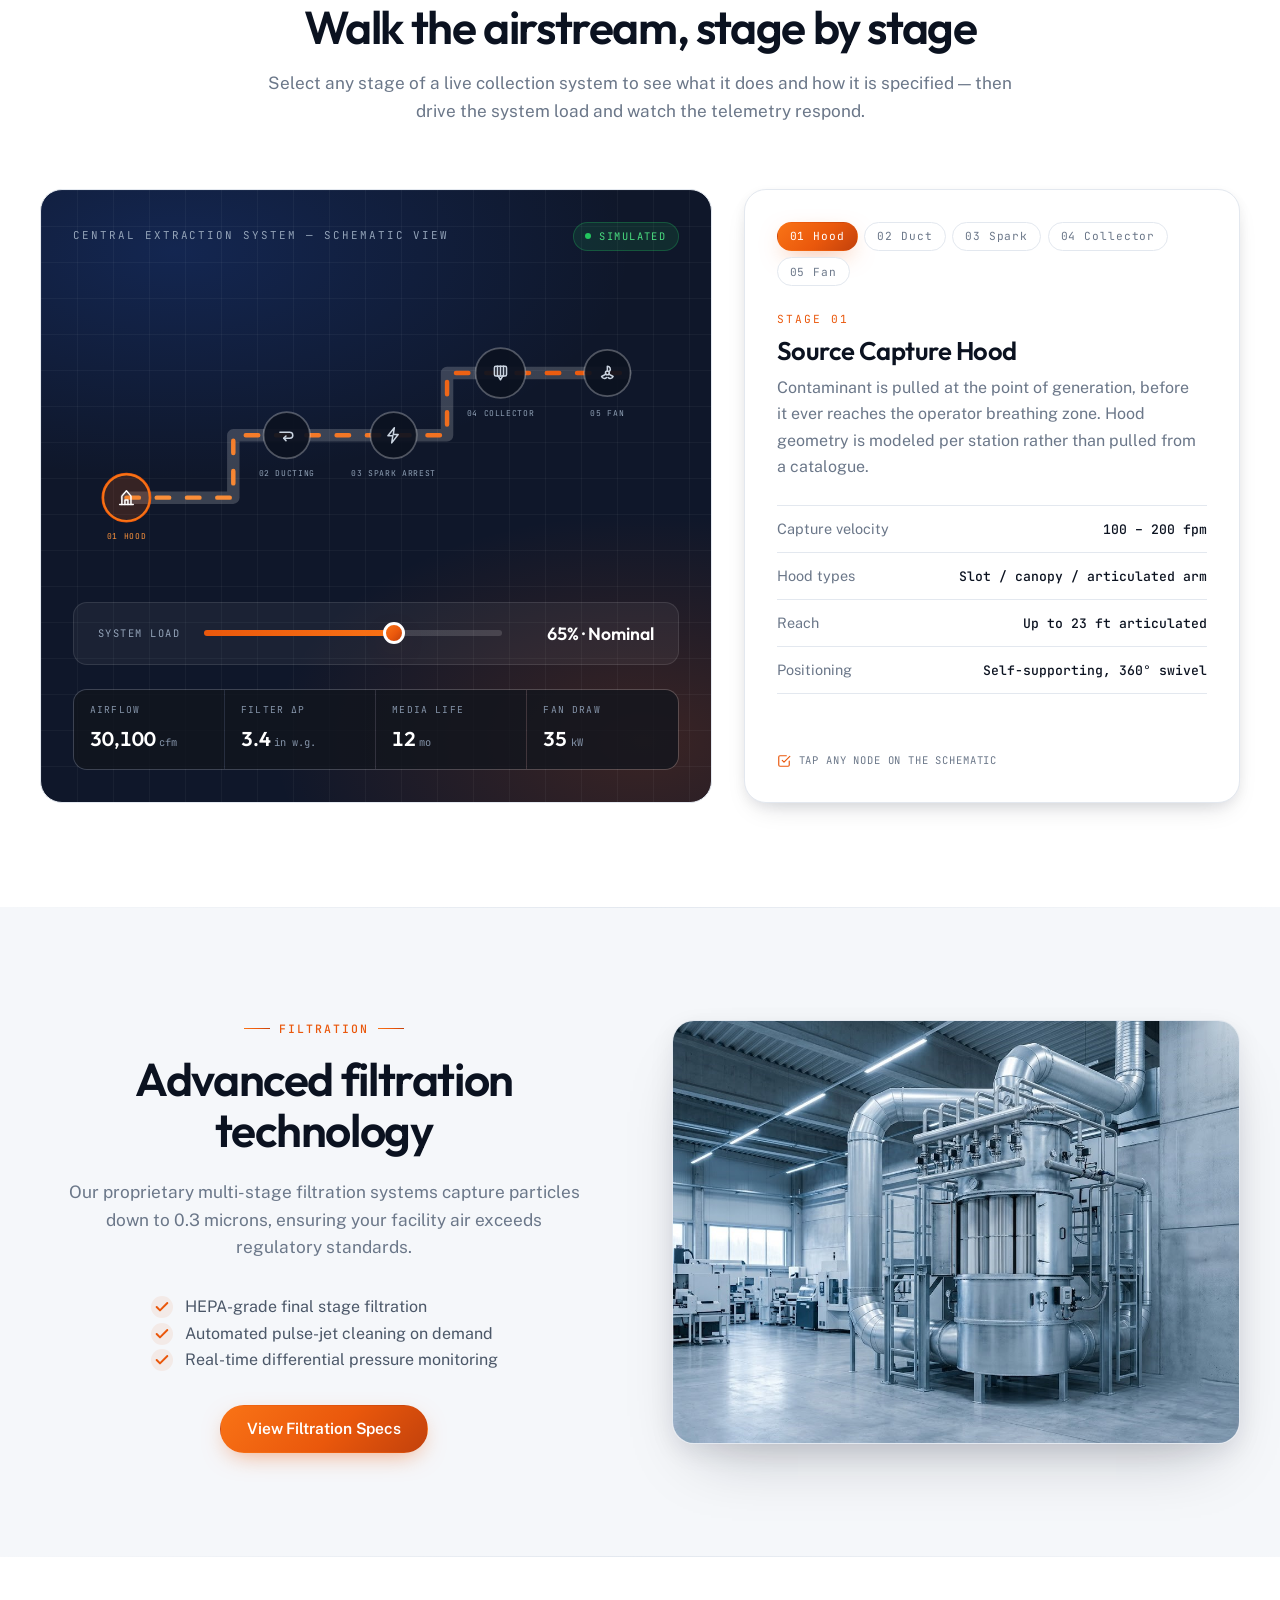
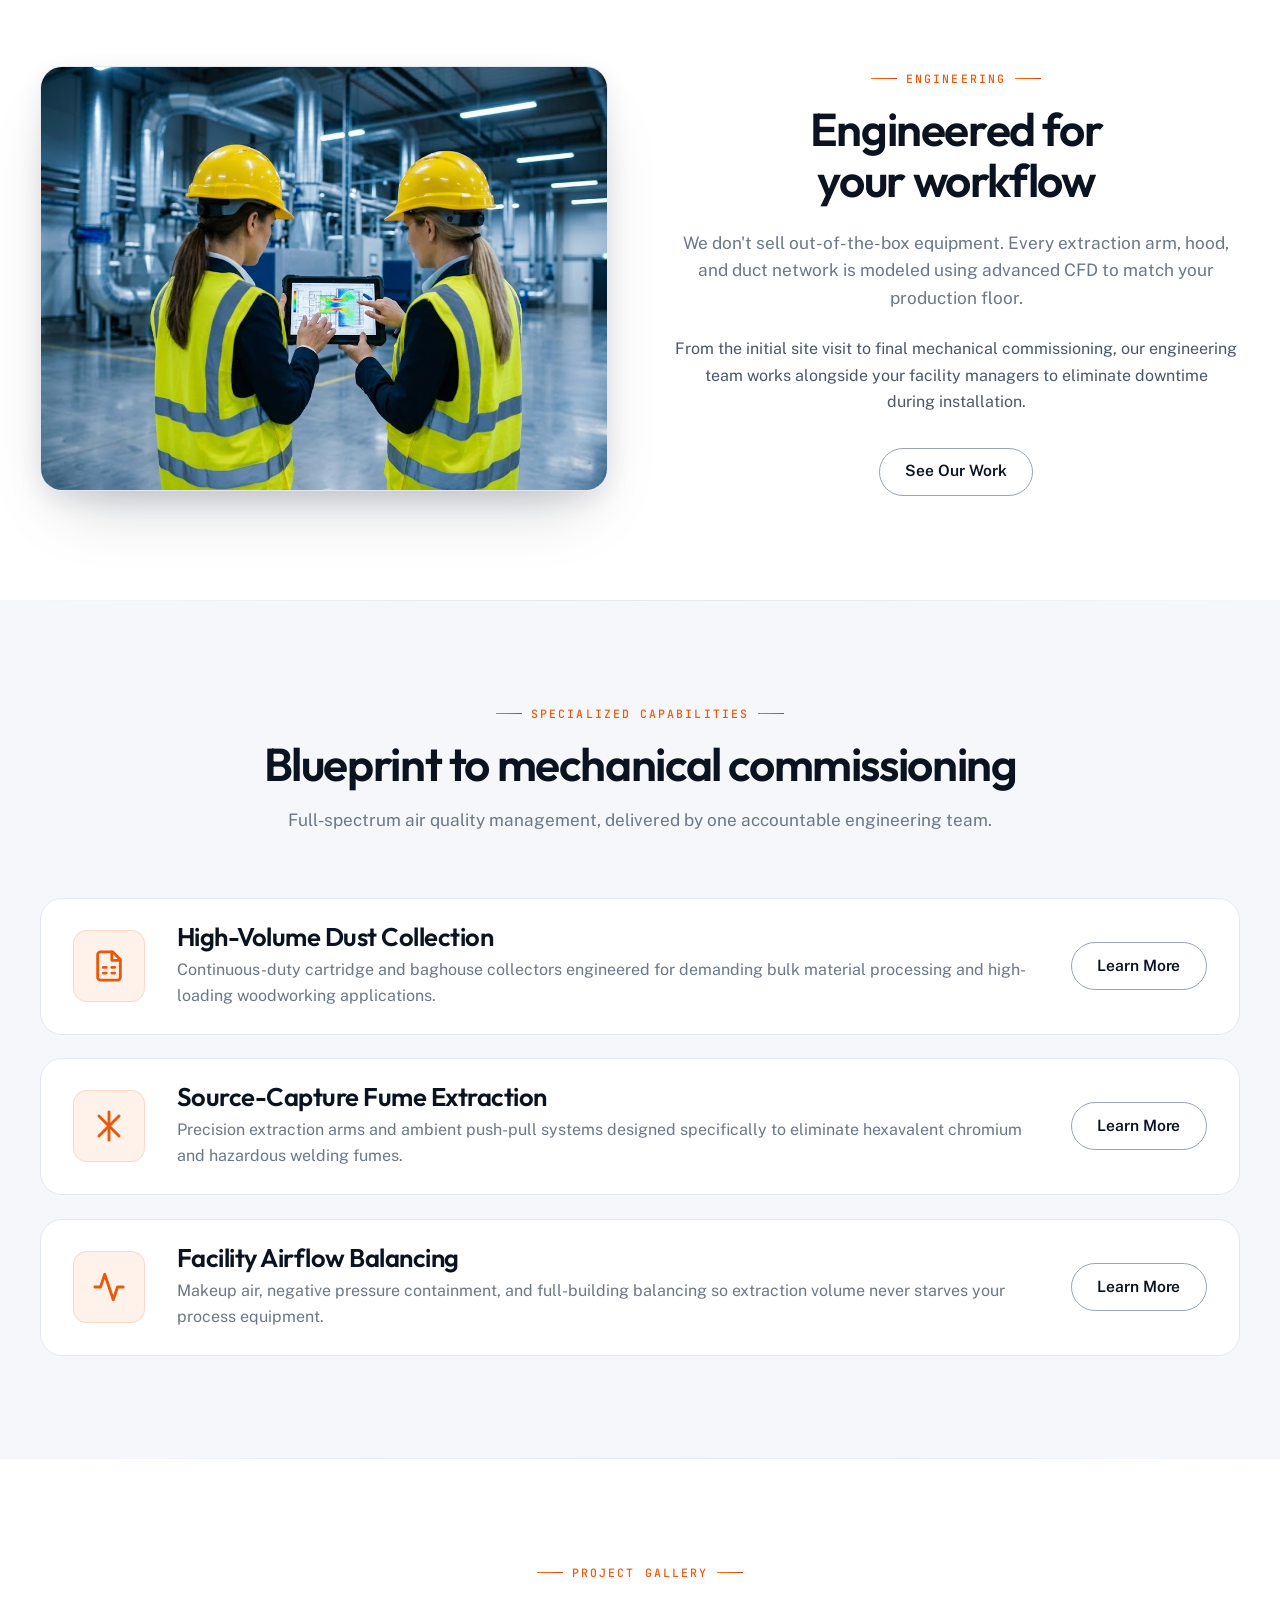
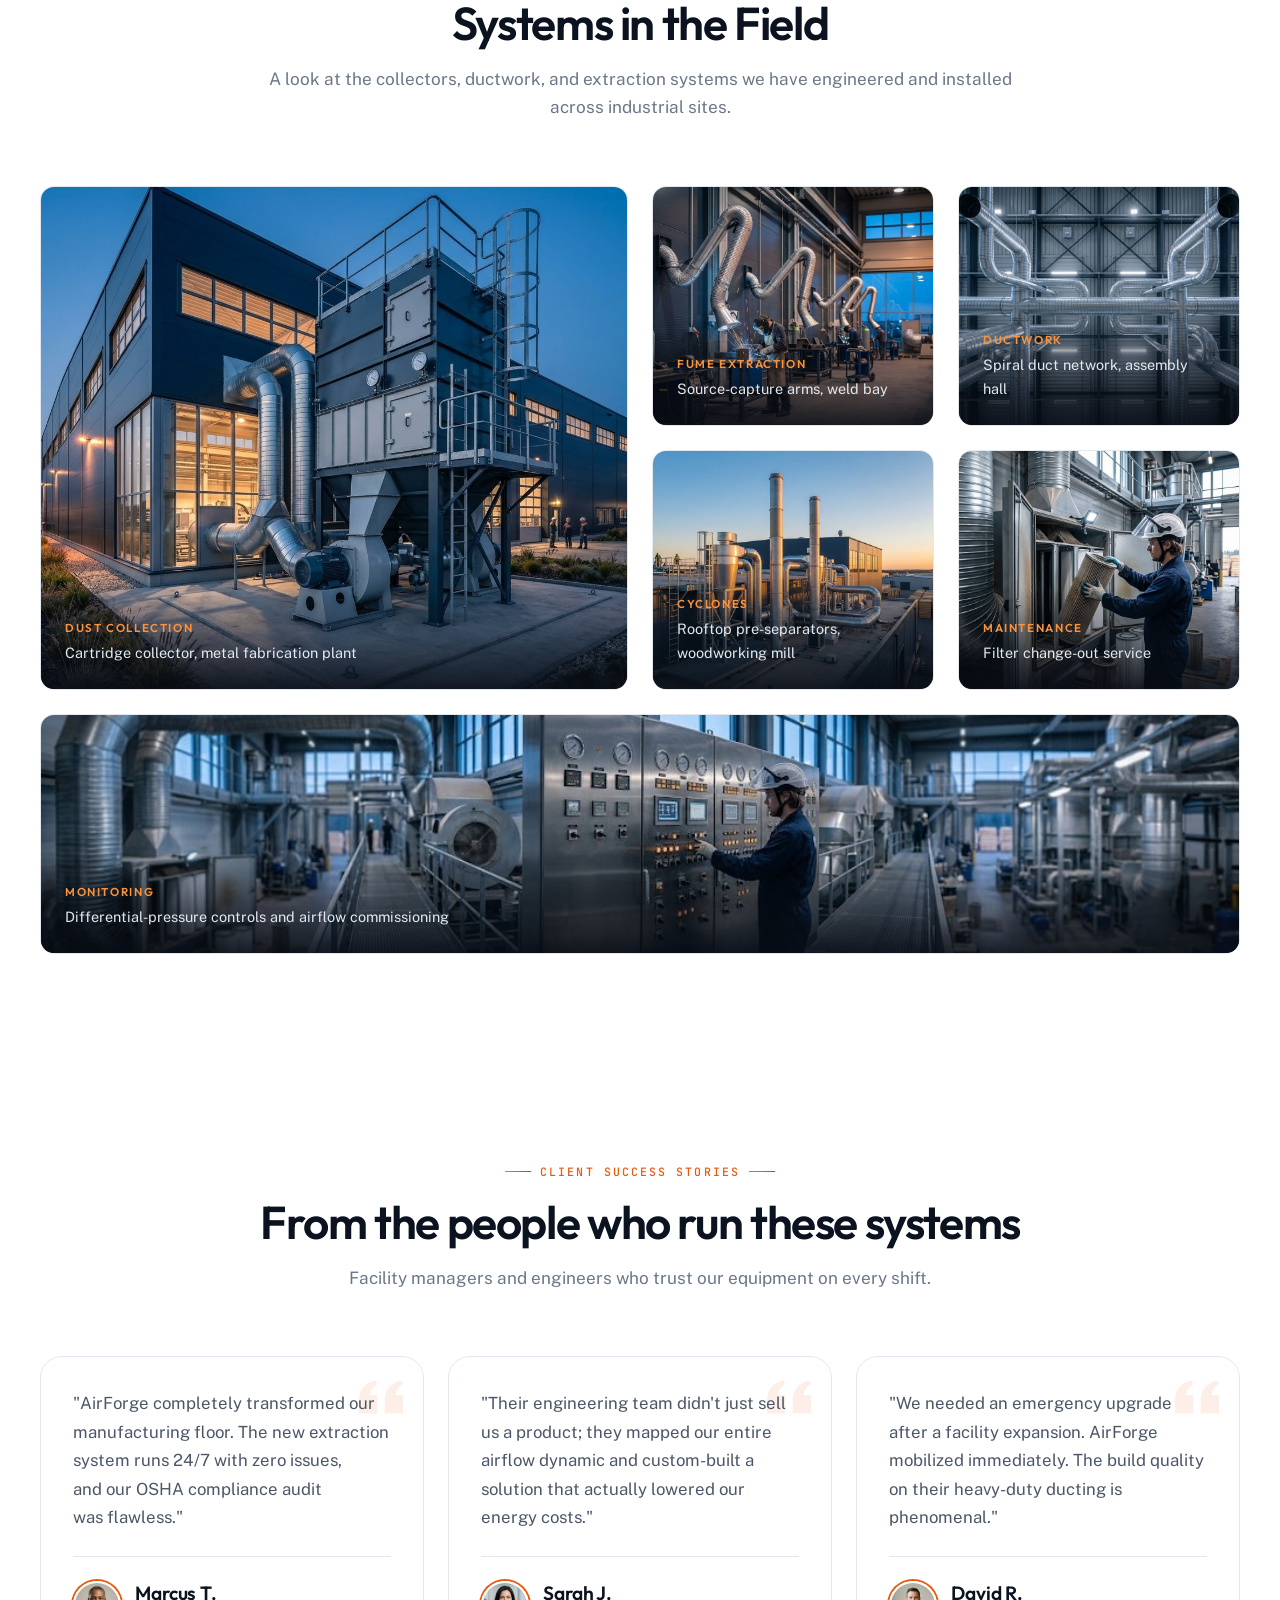
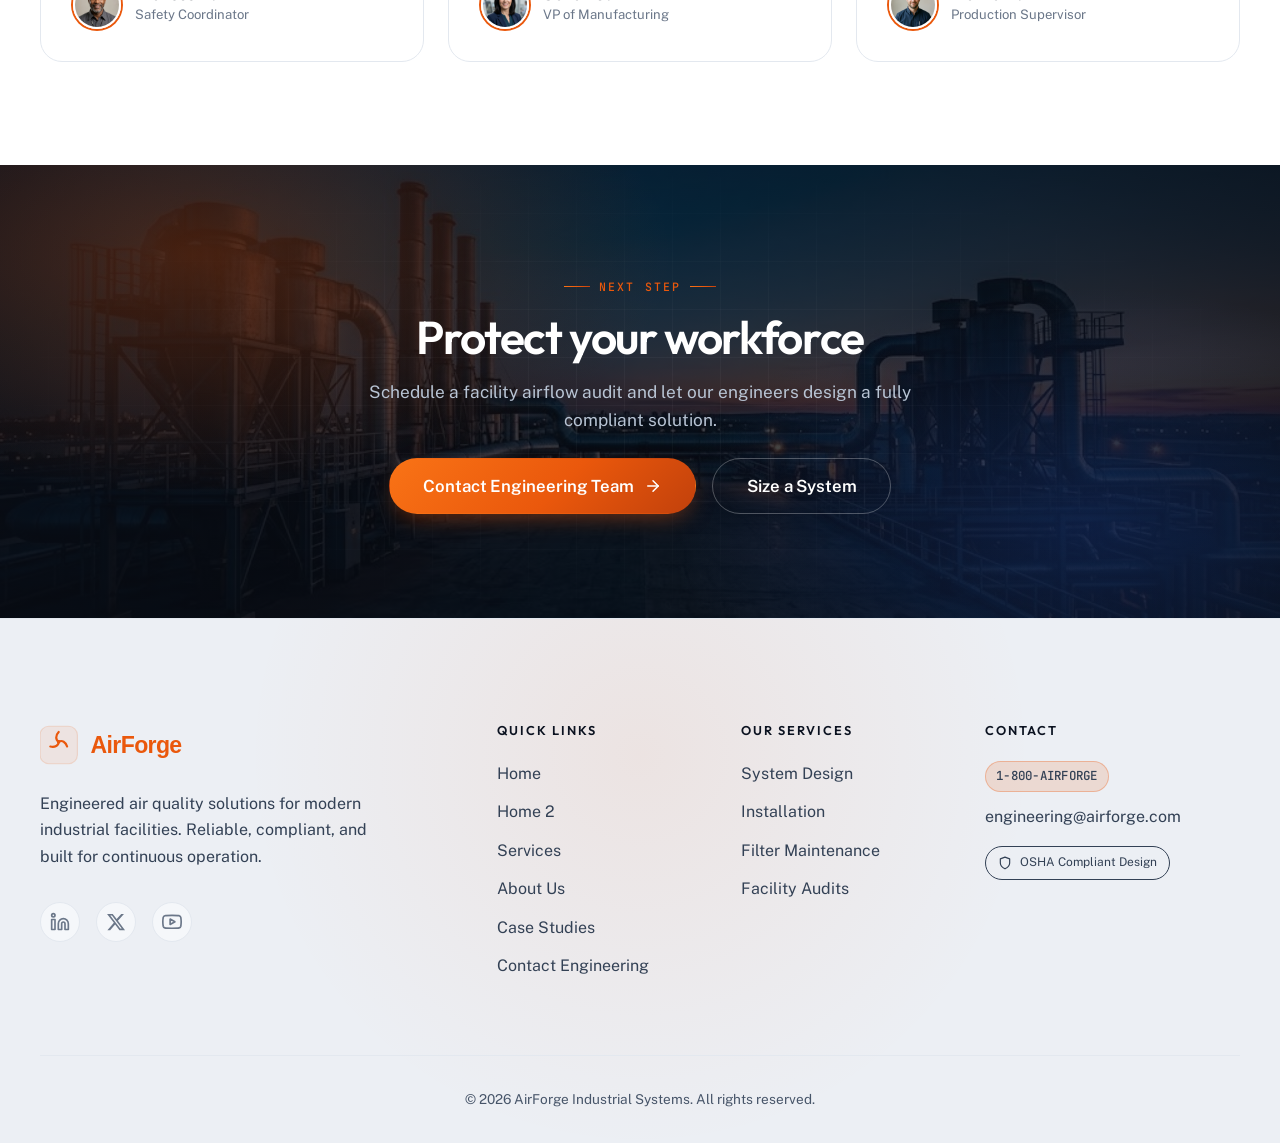
<file: home2.html>
<!DOCTYPE html>
<html lang="en">

<head>
  <meta charset="UTF-8">
  <meta name="viewport" content="width=device-width, initial-scale=1.0">
  <title>AirForge | Intelligent Airflow Control</title>
  <meta name="description"
    content="Next-generation industrial ventilation and dust collection systems for heavy industry.">

  <link rel="preconnect" href="https://fonts.googleapis.com">
  <link rel="preconnect" href="https://fonts.gstatic.com" crossorigin>
  <link rel="icon" type="image/svg+xml" href="assets/images/favicon.svg">
  <link rel="apple-touch-icon" href="assets/images/favicon.svg">
  <link rel="stylesheet" href="assets/css/style.css">
  <link rel="stylesheet" href="assets/css/rtl.css">

  <script>
    const storedTheme = localStorage.getItem('theme');
    const prefersDark = window.matchMedia('(prefers-color-scheme: dark)').matches;
    if (storedTheme === 'dark' || (!storedTheme && prefersDark)) {
      document.documentElement.setAttribute('data-theme', 'dark');
    }
  </script>
</head>

<body>

  <!-- Navbar -->
  <header class="navbar">
    <div class="container">
      <a href="index.html" class="navbar-brand">
        <img src="assets/images/logo.svg" alt="AirForge" class="brand-logo" width="140" height="40">
      </a>

      <nav class="navbar-nav">
        <a href="index.html" class="nav-link">Home</a>
        <a href="home2.html" class="nav-link active">Home 2</a>
        <a href="services.html" class="nav-link">Services</a>
        <a href="about.html" class="nav-link">About</a>
        <a href="case-studies.html" class="nav-link">Case Studies</a>
        <a href="contact.html" class="nav-link">Contact</a>
      </nav>

      <div class="navbar-actions">
        <button class="btn-icon theme-toggle" aria-label="Toggle Theme"></button>
        <button class="btn-icon rtl-toggle" aria-label="Toggle RTL">
          <svg xmlns="http://www.w3.org/2000/svg" width="20" height="20" viewBox="0 0 24 24" fill="none"
            stroke="currentColor" stroke-width="2" stroke-linecap="round" stroke-linejoin="round">
            <path d="M8 3L4 7l4 4"></path>
            <path d="M4 7h16"></path>
            <path d="M16 21l4-4-4-4"></path>
            <path d="M20 17H4"></path>
          </svg>
        </button>
        <a href="request-consultation.html" class="btn btn-primary d-none-mobile">Request a Consultation</a>

        <button class="hamburger" aria-label="Open Menu">
          <svg xmlns="http://www.w3.org/2000/svg" width="22" height="22" viewBox="0 0 24 24" fill="none"
            stroke="currentColor" stroke-width="2" stroke-linecap="round" stroke-linejoin="round">
            <line x1="3" y1="12" x2="21" y2="12"></line>
            <line x1="3" y1="6" x2="21" y2="6"></line>
            <line x1="3" y1="18" x2="21" y2="18"></line>
          </svg>
        </button>
      </div>
    </div>
  </header>

  <!-- Mobile Drawer -->
  <div class="drawer-overlay"></div>
  <div class="drawer">
    <div class="drawer-header">
      <div class="navbar-brand">
        <img src="assets/images/logo.svg" alt="AirForge" class="brand-logo" width="140" height="40">
      </div>
      <button class="btn-icon drawer-close" aria-label="Close Menu">
        <svg xmlns="http://www.w3.org/2000/svg" width="22" height="22" viewBox="0 0 24 24" fill="none"
          stroke="currentColor" stroke-width="2" stroke-linecap="round" stroke-linejoin="round">
          <line x1="18" y1="6" x2="6" y2="18"></line>
          <line x1="6" y1="6" x2="18" y2="18"></line>
        </svg>
      </button>
    </div>

    <nav class="drawer-nav">
      <a href="index.html" class="nav-link">Home</a>
      <a href="home2.html" class="nav-link active">Home 2</a>
      <a href="services.html" class="nav-link">Services</a>
      <a href="about.html" class="nav-link">About</a>
      <a href="case-studies.html" class="nav-link">Case Studies</a>
      <a href="contact.html" class="nav-link">Contact</a>
    </nav>

    <div class="drawer-actions">
      <div class="drawer-controls">
        <button class="btn-icon theme-toggle" aria-label="Toggle Theme"></button>
        <button class="btn-icon rtl-toggle" aria-label="Toggle RTL">
          <svg xmlns="http://www.w3.org/2000/svg" width="20" height="20" viewBox="0 0 24 24" fill="none"
            stroke="currentColor" stroke-width="2" stroke-linecap="round" stroke-linejoin="round">
            <path d="M8 3L4 7l4 4"></path>
            <path d="M4 7h16"></path>
            <path d="M16 21l4-4-4-4"></path>
            <path d="M20 17H4"></path>
          </svg>
        </button>
      </div>
      <a href="request-consultation.html" class="btn btn-primary" style="width: 100%;">Request a Consultation</a>
    </div>
  </div>

  <main>
    <!-- Editorial Hero -->
    <section class="hero-alt">
      <div class="container">
        <div class="hero-alt-meta animate-fade-up">
          <span>AirForge — Airflow Engineering Since 2009</span>
          <span class="hero-alt-status"><i></i>Now booking Q4 installations</span>
        </div>

        <h1 class="animate-fade-up delay-100">Clean air is an <span class="mark">engineering</span> decision.</h1>

        <div class="hero-alt-lede animate-fade-up delay-200">
          <p>Centralized extraction, silica and combustible-dust control, and airflow balancing designed around your
            process — specified to OSHA and NFPA, commissioned on your shift schedule.</p>

          <div class="btn-group">
            <a href="#anatomy" class="btn btn-primary">
              Explore the System
              <svg width="18" height="18" viewBox="0 0 24 24" fill="none" stroke="currentColor" stroke-width="2"
                stroke-linecap="round" stroke-linejoin="round">
                <line x1="5" y1="12" x2="19" y2="12"></line>
                <polyline points="12 5 19 12 12 19"></polyline>
              </svg>
            </a>
            <a href="request-consultation.html" class="btn btn-outline">Request a Consultation</a>
          </div>
        </div>

        <div class="hero-alt-specs animate-fade-up delay-300">
          <div>
            <div class="spec-value"><span data-count="150" data-count-suffix="+">0</span></div>
            <div class="spec-label">Facilities Upgraded</div>
          </div>
          <div>
            <div class="spec-value">Zero</div>
            <div class="spec-label">OSHA Violations</div>
          </div>
          <div>
            <div class="spec-value"><span data-count="99.99" data-count-decimals="2" data-count-suffix="%">0</span>
            </div>
            <div class="spec-label">Capture Efficiency</div>
          </div>
          <div>
            <div class="spec-value">24/7</div>
            <div class="spec-label">Emergency Support</div>
          </div>
        </div>
      </div>
    </section>

    <!-- Sector marquee -->
    <section style="padding-top: var(--space-4); padding-bottom: var(--space-4);">
      <div class="container">
        <p
          style="text-align: center; font-family: var(--font-mono); font-size: 0.7rem; letter-spacing: 0.18em; text-transform: uppercase; color: var(--color-text-muted); margin-bottom: var(--space-2);">
          Deployed across regulated industry</p>
        <div class="marquee">
          <div class="marquee-track">
            <span class="marquee-item"><svg width="18" height="18" viewBox="0 0 24 24" fill="none" stroke="currentColor"
                stroke-width="2">
                <path d="M2 20h20"></path>
                <path d="M4 20V8l8-5 8 5v12"></path>
              </svg> Aerospace Manufacturing</span>
            <span class="marquee-item"><svg width="18" height="18" viewBox="0 0 24 24" fill="none" stroke="currentColor"
                stroke-width="2">
                <circle cx="12" cy="12" r="9"></circle>
                <path d="M12 3v18M3 12h18"></path>
              </svg> Automotive Assembly</span>
            <span class="marquee-item"><svg width="18" height="18" viewBox="0 0 24 24" fill="none" stroke="currentColor"
                stroke-width="2">
                <path d="M22 12h-4l-3 9L9 3l-3 9H2"></path>
              </svg> Heavy Fabrication</span>
            <span class="marquee-item"><svg width="18" height="18" viewBox="0 0 24 24" fill="none" stroke="currentColor"
                stroke-width="2">
                <rect x="3" y="3" width="18" height="18" rx="2"></rect>
                <path d="M3 9h18M9 21V9"></path>
              </svg> Bulk Processing</span>
            <span class="marquee-item"><svg width="18" height="18" viewBox="0 0 24 24" fill="none" stroke="currentColor"
                stroke-width="2">
                <path d="M12 2l9 5v10l-9 5-9-5V7z"></path>
              </svg> Pharmaceutical</span>
            <span class="marquee-item"><svg width="18" height="18" viewBox="0 0 24 24" fill="none" stroke="currentColor"
                stroke-width="2">
                <path d="M3 21h18M6 21V8l6-5 6 5v13"></path>
              </svg> Industrial Woodworking</span>
            <!-- duplicate set keeps the loop seamless -->
            <span class="marquee-item"><svg width="18" height="18" viewBox="0 0 24 24" fill="none" stroke="currentColor"
                stroke-width="2">
                <path d="M2 20h20"></path>
                <path d="M4 20V8l8-5 8 5v12"></path>
              </svg> Aerospace Manufacturing</span>
            <span class="marquee-item"><svg width="18" height="18" viewBox="0 0 24 24" fill="none" stroke="currentColor"
                stroke-width="2">
                <circle cx="12" cy="12" r="9"></circle>
                <path d="M12 3v18M3 12h18"></path>
              </svg> Automotive Assembly</span>
            <span class="marquee-item"><svg width="18" height="18" viewBox="0 0 24 24" fill="none" stroke="currentColor"
                stroke-width="2">
                <path d="M22 12h-4l-3 9L9 3l-3 9H2"></path>
              </svg> Heavy Fabrication</span>
            <span class="marquee-item"><svg width="18" height="18" viewBox="0 0 24 24" fill="none" stroke="currentColor"
                stroke-width="2">
                <rect x="3" y="3" width="18" height="18" rx="2"></rect>
                <path d="M3 9h18M9 21V9"></path>
              </svg> Bulk Processing</span>
            <span class="marquee-item"><svg width="18" height="18" viewBox="0 0 24 24" fill="none" stroke="currentColor"
                stroke-width="2">
                <path d="M12 2l9 5v10l-9 5-9-5V7z"></path>
              </svg> Pharmaceutical</span>
            <span class="marquee-item"><svg width="18" height="18" viewBox="0 0 24 24" fill="none" stroke="currentColor"
                stroke-width="2">
                <path d="M3 21h18M6 21V8l6-5 6 5v13"></path>
              </svg> Industrial Woodworking</span>
          </div>
        </div>
      </div>
    </section>

    <!-- Metrics Strip -->
    <section class="bg-surface" style="padding-top: var(--space-5); padding-bottom: var(--space-5);">
      <div class="container">
        <div class="section-header">
          <span class="eyebrow is-center">Proven Performance</span>
          <h2>Measured impact across our deployments</h2>
        </div>
        <div class="grid grid-3">
          <div class="stat-tile">
            <div class="stat-value"><span data-count="99.99" data-count-decimals="2" data-count-suffix="%">0</span>
            </div>
            <div class="stat-label">Capture Efficiency @ 0.5 micron</div>
          </div>
          <div class="stat-tile">
            <div class="stat-value"><span data-count="18" data-count-suffix="%">0</span></div>
            <div class="stat-label">Average Energy Reduction</div>
          </div>
          <div class="stat-tile">
            <div class="stat-value"><span data-count="72" data-count-suffix="h">0</span></div>
            <div class="stat-label">Emergency Mobilization</div>
          </div>
        </div>
      </div>
    </section>

    <!-- ======================================================================
         INTERACTIVE: System Anatomy Explorer
         ====================================================================== -->
    <section id="anatomy">
      <div class="container">
        <div class="section-header">
          <span class="eyebrow is-center">Interactive Schematic</span>
          <h2>Walk the airstream, stage by stage</h2>
          <p>Select any stage of a live collection system to see what it does and how it is specified — then drive the
            system load and watch the telemetry respond.</p>
        </div>

        <div class="anatomy" id="systemAnatomy">
          <!-- Stage / schematic -->
          <div class="anatomy-stage">
            <div class="anatomy-topbar">
              <span class="anatomy-title">Central Extraction System — Schematic View</span>
              <span class="cfg-live"><i></i> Simulated</span>
            </div>

            <svg class="anatomy-svg" viewBox="0 0 680 340" role="group"
              aria-label="Interactive dust collection system schematic">
              <defs>
                <linearGradient id="anatFlowGrad" x1="0" y1="1" x2="1" y2="0">
                  <stop offset="0%" stop-color="#fb923c"></stop>
                  <stop offset="100%" stop-color="#ea580c"></stop>
                </linearGradient>
              </defs>

              <!-- ductwork rail -->
              <path class="rail" d="M60 250 H180 V180 H420 V110 H620"></path>
              <path class="rail-stream" id="anatomyStream" d="M60 250 H180 V180 H420 V110 H620"></path>

              <!-- 01 capture hood -->
              <g class="hotspot" tabindex="0" role="button" aria-label="Stage 1, source capture hood">
                <circle class="ring" cx="60" cy="250" r="27"></circle>
                <circle class="body" cx="60" cy="250" r="26"></circle>
                <g class="glyph" transform="translate(49.8 239.8) scale(0.85)">
                  <path d="M3 21h18"></path>
                  <path d="M6 21V10l6-7 6 7v11"></path>
                  <path d="M10 21v-6h4v6"></path>
                </g>
                <text class="label" x="60" y="296">01 Hood</text>
              </g>

              <!-- 02 ducting -->
              <g class="hotspot" tabindex="0" role="button" aria-label="Stage 2, transport ducting">
                <circle class="ring" cx="240" cy="180" r="27"></circle>
                <circle class="body" cx="240" cy="180" r="26"></circle>
                <g class="glyph" transform="translate(229.8 169.8) scale(0.85)">
                  <path d="M3 8h13a4 4 0 0 1 0 8H8"></path>
                  <polyline points="11 13 8 16 11 19"></polyline>
                </g>
                <text class="label" x="240" y="226">02 Ducting</text>
              </g>

              <!-- 03 spark arrest -->
              <g class="hotspot" tabindex="0" role="button" aria-label="Stage 3, spark arrest and isolation">
                <circle class="ring" cx="360" cy="180" r="27"></circle>
                <circle class="body" cx="360" cy="180" r="26"></circle>
                <g class="glyph" transform="translate(349.8 169.8) scale(0.85)">
                  <path d="M13 2L4.5 12.5H11L9.5 22l8.5-11H11.5z"></path>
                </g>
                <text class="label" x="360" y="226">03 Spark Arrest</text>
              </g>

              <!-- 04 collector -->
              <g class="hotspot" tabindex="0" role="button" aria-label="Stage 4, cartridge collector">
                <circle class="ring" cx="480" cy="110" r="29"></circle>
                <circle class="body" cx="480" cy="110" r="28"></circle>
                <g class="glyph" transform="translate(469.8 99.8) scale(0.85)">
                  <rect x="4" y="3" width="16" height="13" rx="2"></rect>
                  <path d="M8 3v13M12 3v13M16 3v13"></path>
                  <path d="M9 16l3 5 3-5"></path>
                </g>
                <text class="label" x="480" y="158">04 Collector</text>
              </g>

              <!-- 05 fan / return -->
              <g class="hotspot" tabindex="0" role="button" aria-label="Stage 5, fan and return air">
                <circle class="ring" cx="600" cy="110" r="27"></circle>
                <circle class="body" cx="600" cy="110" r="26"></circle>
                <g class="glyph" transform="translate(589.8 99.8) scale(0.85)">
                  <circle cx="12" cy="12" r="2.5"></circle>
                  <path d="M12 9.5V3a4 4 0 0 1 3 6.5"></path>
                  <path d="M14 13.5l5.6 3.2a4 4 0 0 1-6.6 1.3"></path>
                  <path d="M10 13.5L4.4 16.7a4 4 0 0 0 6.6 1.3"></path>
                </g>
                <text class="label" x="600" y="158">05 Fan</text>
              </g>
            </svg>

            <div class="anatomy-controls">
              <span class="lbl">System Load</span>
              <input type="range" class="cfg-range" id="anatomyLoad" min="0" max="100" step="1" value="65"
                aria-label="System load percentage">
              <span class="val" id="anatomyLoadVal">65% · Nominal</span>
            </div>

            <div class="anatomy-telemetry">
              <div>
                <span class="k">Airflow</span>
                <span class="v"><span id="telCfm">0</span><small>cfm</small></span>
              </div>
              <div>
                <span class="k">Filter ΔP</span>
                <span class="v"><span id="telDp">0</span><small>in w.g.</small></span>
              </div>
              <div>
                <span class="k">Media Life</span>
                <span class="v"><span id="telLife">0</span><small>mo</small></span>
              </div>
              <div>
                <span class="k">Fan Draw</span>
                <span class="v"><span id="telPower">0</span><small>kW</small></span>
              </div>
            </div>
          </div>

          <!-- Detail panel -->
          <div class="anatomy-detail">
            <div class="anatomy-step-nav" role="tablist" aria-label="System stages">
              <button type="button" class="is-active">01 Hood</button>
              <button type="button">02 Duct</button>
              <button type="button">03 Spark</button>
              <button type="button">04 Collector</button>
              <button type="button">05 Fan</button>
            </div>

            <div class="anatomy-detail-body" id="anatomyDetail" aria-live="polite">
              <!-- Populated by main.js -->
            </div>

            <div class="anatomy-hint">
              <svg width="14" height="14" viewBox="0 0 24 24" fill="none" stroke="currentColor" stroke-width="2"
                stroke-linecap="round" stroke-linejoin="round">
                <path d="M9 11l3 3L22 4"></path>
                <path d="M21 12v7a2 2 0 0 1-2 2H5a2 2 0 0 1-2-2V5a2 2 0 0 1 2-2h11"></path>
              </svg>
              Tap any node on the schematic
            </div>
          </div>
        </div>
      </div>
    </section>

    <!-- Image Section 1 -->
    <section class="bg-surface">
      <div class="container">
        <div class="grid grid-2" style="align-items: center; gap: var(--space-6);">
          <div style="text-align: center;">
            <span class="eyebrow is-center">Filtration</span>
            <h2 style="margin-bottom: var(--space-3);">Advanced filtration technology</h2>
            <p class="text-lead" style="margin-bottom: var(--space-4);">Our proprietary multi-stage filtration systems
              capture particles down to 0.3 microns, ensuring your facility air exceeds regulatory standards.</p>
            <ul class="feature-list" style="display: inline-block; text-align: start; margin-bottom: var(--space-4);">
              <li>
                <svg viewBox="0 0 24 24" fill="none" stroke="currentColor" stroke-width="3" stroke-linecap="round"
                  stroke-linejoin="round">
                  <path d="M20 6L9 17l-5-5"></path>
                </svg>
                HEPA-grade final stage filtration
              </li>
              <li>
                <svg viewBox="0 0 24 24" fill="none" stroke="currentColor" stroke-width="3" stroke-linecap="round"
                  stroke-linejoin="round">
                  <path d="M20 6L9 17l-5-5"></path>
                </svg>
                Automated pulse-jet cleaning on demand
              </li>
              <li>
                <svg viewBox="0 0 24 24" fill="none" stroke="currentColor" stroke-width="3" stroke-linecap="round"
                  stroke-linejoin="round">
                  <path d="M20 6L9 17l-5-5"></path>
                </svg>
                Real-time differential pressure monitoring
              </li>
            </ul>
            <div>
              <a href="services.html" class="btn btn-primary">View Filtration Specs</a>
            </div>
          </div>
          <div class="hero-visual">
            <img src="assets/images/industrial-filtration-system-closeup.jpg" alt="Industrial filtration system"
              loading="lazy">
          </div>
        </div>
      </div>
    </section>

    <!-- Image Section 2 -->
    <section>
      <div class="container">
        <div class="grid grid-2" style="align-items: center; gap: var(--space-6);">
          <div class="hero-visual">
            <img src="assets/images/engineers-reviewing-floor-plans.jpg"
              alt="Engineers reviewing plans on factory floor" loading="lazy">
          </div>
          <div class="order-first-mobile" style="text-align: center;">
            <span class="eyebrow is-center">Engineering</span>
            <h2 style="margin-bottom: var(--space-3);">Engineered for your workflow</h2>
            <p class="text-lead" style="margin-bottom: var(--space-3);">We don't sell out-of-the-box equipment. Every
              extraction arm, hood, and duct network is modeled using advanced CFD to match your production floor.</p>
            <p style="margin-bottom: var(--space-4);">From the initial site visit to final mechanical commissioning, our
              engineering team works alongside your facility managers to eliminate downtime during installation.</p>
            <a href="case-studies.html" class="btn btn-outline">See Our Work</a>
          </div>
        </div>
      </div>
    </section>

    <!-- Services Overview (Horizontal Cards) -->
    <section class="bg-surface">
      <div class="container">
        <div class="section-header">
          <span class="eyebrow is-center">Specialized Capabilities</span>
          <h2>Blueprint to mechanical commissioning</h2>
          <p>Full-spectrum air quality management, delivered by one accountable engineering team.</p>
        </div>

        <div style="display: flex; flex-direction: column; gap: var(--space-3);">
          <!-- Capability 1 -->
          <div class="card text-center-mobile"
            style="flex-direction: row; gap: var(--space-4); align-items: center; text-align: start; flex-wrap: wrap; padding: var(--space-3) var(--space-4);">
            <div
              style="flex: 0 0 72px; height: 72px; background: var(--tint-accent); border: 1px solid var(--tint-accent-strong); border-radius: var(--radius); display: flex; align-items: center; justify-content: center; color: var(--color-accent);">
              <svg width="34" height="34" viewBox="0 0 24 24" fill="none" stroke="currentColor" stroke-width="2"
                stroke-linecap="round" stroke-linejoin="round">
                <path d="M14.5 2H6a2 2 0 0 0-2 2v16a2 2 0 0 0 2 2h12a2 2 0 0 0 2-2V7.5L14.5 2z"></path>
                <polyline points="14 2 14 8 20 8"></polyline>
                <path d="M8 13h2"></path>
                <path d="M8 17h2"></path>
                <path d="M14 13h2"></path>
                <path d="M14 17h2"></path>
              </svg>
            </div>
            <div style="flex: 1; min-width: 250px;">
              <h3 style="margin-bottom: 0.35rem;">High-Volume Dust Collection</h3>
              <p style="margin-bottom: 0;">Continuous-duty cartridge and baghouse collectors engineered for demanding
                bulk material processing and high-loading woodworking applications.</p>
            </div>
            <a href="services.html" class="btn btn-outline">Learn More</a>
          </div>

          <!-- Capability 2 -->
          <div class="card text-center-mobile"
            style="flex-direction: row; gap: var(--space-4); align-items: center; text-align: start; flex-wrap: wrap; padding: var(--space-3) var(--space-4);">
            <div
              style="flex: 0 0 72px; height: 72px; background: var(--tint-accent); border: 1px solid var(--tint-accent-strong); border-radius: var(--radius); display: flex; align-items: center; justify-content: center; color: var(--color-accent);">
              <svg width="34" height="34" viewBox="0 0 24 24" fill="none" stroke="currentColor" stroke-width="2"
                stroke-linecap="round" stroke-linejoin="round">
                <path d="M12 2v20"></path>
                <path d="M4.9 4.9l14.2 14.2"></path>
                <path d="M19.1 4.9L4.9 19.1"></path>
              </svg>
            </div>
            <div style="flex: 1; min-width: 250px;">
              <h3 style="margin-bottom: 0.35rem;">Source-Capture Fume Extraction</h3>
              <p style="margin-bottom: 0;">Precision extraction arms and ambient push-pull systems designed specifically
                to eliminate hexavalent chromium and hazardous welding fumes.</p>
            </div>
            <a href="services.html" class="btn btn-outline">Learn More</a>
          </div>

          <!-- Capability 3 -->
          <div class="card text-center-mobile"
            style="flex-direction: row; gap: var(--space-4); align-items: center; text-align: start; flex-wrap: wrap; padding: var(--space-3) var(--space-4);">
            <div
              style="flex: 0 0 72px; height: 72px; background: var(--tint-accent); border: 1px solid var(--tint-accent-strong); border-radius: var(--radius); display: flex; align-items: center; justify-content: center; color: var(--color-accent);">
              <svg width="34" height="34" viewBox="0 0 24 24" fill="none" stroke="currentColor" stroke-width="2"
                stroke-linecap="round" stroke-linejoin="round">
                <path d="M22 12h-4l-3 9L9 3l-3 9H2"></path>
              </svg>
            </div>
            <div style="flex: 1; min-width: 250px;">
              <h3 style="margin-bottom: 0.35rem;">Facility Airflow Balancing</h3>
              <p style="margin-bottom: 0;">Makeup air, negative pressure containment, and full-building balancing so
                extraction volume never starves your process equipment.</p>
            </div>
            <a href="services.html" class="btn btn-outline">Learn More</a>
          </div>
        </div>
      </div>
    </section>

    <!-- Project Gallery -->
    <section id="gallery">
      <div class="container">
        <div class="section-header">
          <span class="eyebrow is-center">Project Gallery</span>
          <h2>Systems in the Field</h2>
          <p>A look at the collectors, ductwork, and extraction systems we have engineered and installed across industrial sites.</p>
        </div>
        <div class="gallery-grid">
          <figure class="gallery-item gallery-wide gallery-tall">
            <img src="assets/images/gallery-dust-collector-install.jpg" alt="Large cartridge dust collector installed outside a manufacturing plant" loading="lazy" width="1200" height="1200">
            <figcaption><span>Dust Collection</span>Cartridge collector, metal fabrication plant</figcaption>
          </figure>
          <figure class="gallery-item">
            <img src="assets/images/gallery-weld-fume-arms.jpg" alt="Articulated weld fume extraction arms over welding stations" loading="lazy" width="800" height="560">
            <figcaption><span>Fume Extraction</span>Source-capture arms, weld bay</figcaption>
          </figure>
          <figure class="gallery-item">
            <img src="assets/images/gallery-ductwork-ceiling.jpg" alt="Spiral galvanized ductwork network running along a factory ceiling" loading="lazy" width="800" height="560">
            <figcaption><span>Ductwork</span>Spiral duct network, assembly hall</figcaption>
          </figure>
          <figure class="gallery-item">
            <img src="assets/images/gallery-cyclone-rooftop.jpg" alt="Industrial cyclone separators and exhaust stacks on a rooftop" loading="lazy" width="800" height="560">
            <figcaption><span>Cyclones</span>Rooftop pre-separators, woodworking mill</figcaption>
          </figure>
          <figure class="gallery-item">
            <img src="assets/images/gallery-filter-maintenance.jpg" alt="Technician replacing filter cartridges in a dust collector" loading="lazy" width="800" height="560">
            <figcaption><span>Maintenance</span>Filter change-out service</figcaption>
          </figure>
          <figure class="gallery-item gallery-full">
            <img src="assets/images/gallery-control-panel.jpg" alt="Engineer monitoring airflow readings on a system control panel" loading="lazy" width="1200" height="560">
            <figcaption><span>Monitoring</span>Differential-pressure controls and airflow commissioning</figcaption>
          </figure>
        </div>
      </div>
    </section>

    <!-- Client Success Stories -->
    <section>
      <div class="container">
        <div class="section-header">
          <span class="eyebrow is-center">Client Success Stories</span>
          <h2>From the people who run these systems</h2>
          <p>Facility managers and engineers who trust our equipment on every shift.</p>
        </div>

        <div class="grid grid-3">
          <!-- Testimonial 1 -->
          <div class="quote-card" data-reveal>
            <svg class="quote-mark" width="44" height="44" viewBox="0 0 24 24" fill="currentColor">
              <path
                d="M14.017 21v-7.391c0-5.704 3.731-9.57 8.983-10.609l.995 2.151c-2.432.917-3.995 3.638-3.995 5.849h4v10h-9.983zm-14.017 0v-7.391c0-5.704 3.748-9.57 9-10.609l.996 2.151c-2.433.917-3.996 3.638-3.996 5.849h3.983v10h-9.983z" />
            </svg>
            <p class="quote-body">"AirForge completely transformed our manufacturing floor. The new extraction system
              runs 24/7 with zero issues, and our OSHA compliance audit was flawless."</p>
            <div class="quote-author">
              <img src="assets/images/avatar-marcus-safety-coordinator.jpg" alt="Marcus T." loading="lazy">
              <div>
                <h4 style="margin-bottom: 0;">Marcus T.</h4>
                <div class="role">Safety Coordinator</div>
              </div>
            </div>
          </div>

          <!-- Testimonial 2 -->
          <div class="quote-card" data-reveal>
            <svg class="quote-mark" width="44" height="44" viewBox="0 0 24 24" fill="currentColor">
              <path
                d="M14.017 21v-7.391c0-5.704 3.731-9.57 8.983-10.609l.995 2.151c-2.432.917-3.995 3.638-3.995 5.849h4v10h-9.983zm-14.017 0v-7.391c0-5.704 3.748-9.57 9-10.609l.996 2.151c-2.433.917-3.996 3.638-3.996 5.849h3.983v10h-9.983z" />
            </svg>
            <p class="quote-body">"Their engineering team didn't just sell us a product; they mapped our entire airflow
              dynamic and custom-built a solution that actually lowered our energy costs."</p>
            <div class="quote-author">
              <img src="assets/images/avatar-sarah-vp-manufacturing.jpg" alt="Sarah J." loading="lazy">
              <div>
                <h4 style="margin-bottom: 0;">Sarah J.</h4>
                <div class="role">VP of Manufacturing</div>
              </div>
            </div>
          </div>

          <!-- Testimonial 3 -->
          <div class="quote-card" data-reveal>
            <svg class="quote-mark" width="44" height="44" viewBox="0 0 24 24" fill="currentColor">
              <path
                d="M14.017 21v-7.391c0-5.704 3.731-9.57 8.983-10.609l.995 2.151c-2.432.917-3.995 3.638-3.995 5.849h4v10h-9.983zm-14.017 0v-7.391c0-5.704 3.748-9.57 9-10.609l.996 2.151c-2.433.917-3.996 3.638-3.996 5.849h3.983v10h-9.983z" />
            </svg>
            <p class="quote-body">"We needed an emergency upgrade after a facility expansion. AirForge mobilized
              immediately. The build quality on their heavy-duty ducting is phenomenal."</p>
            <div class="quote-author">
              <img src="assets/images/avatar-david-production-supervisor.jpg" alt="David R." loading="lazy">
              <div>
                <h4 style="margin-bottom: 0;">David R.</h4>
                <div class="role">Production Supervisor</div>
              </div>
            </div>
          </div>
        </div>
      </div>
    </section>

    <!-- Full Width CTA -->
    <section class="cta-band cta-has-bg cta-bg-home2">
      <div class="container" style="text-align: center;">
        <span class="eyebrow is-center">Next Step</span>
        <h2>Protect your workforce</h2>
        <p class="text-lead">Schedule a facility airflow audit and let our engineers design a fully compliant solution.
        </p>
        <div class="hero-actions" style="margin-top: var(--space-3);">
          <a href="contact.html" class="btn btn-primary btn-lg">
            Contact Engineering Team
            <svg width="18" height="18" viewBox="0 0 24 24" fill="none" stroke="currentColor" stroke-width="2"
              stroke-linecap="round" stroke-linejoin="round">
              <line x1="5" y1="12" x2="19" y2="12"></line>
              <polyline points="12 5 19 12 12 19"></polyline>
            </svg>
          </a>
          <a href="index.html#configurator" class="btn btn-outline btn-lg"
            style="color: #fff; border-color: rgba(255,255,255,0.28);">Size a System</a>
        </div>
      </div>
    </section>
  </main>

  <!-- Footer -->
  <footer>
    <div class="container">
      <div class="footer-grid">
        <div class="footer-brand">
          <a href="index.html" class="navbar-brand">
        <img src="assets/images/logo.svg" alt="AirForge" class="brand-logo" width="140" height="40">
      </a>
          <p class="footer-tagline">Engineered air quality solutions for
            modern industrial facilities. Reliable, compliant, and built for continuous operation.</p>
          <div class="social-links" style="margin-top: var(--space-4); display: flex; gap: 1rem;">
            <a href="#" aria-label="LinkedIn" class="social-icon"><svg width="20" height="20" viewBox="0 0 24 24"
                fill="none" stroke="currentColor" stroke-width="2" stroke-linecap="round" stroke-linejoin="round">
                <path d="M16 8a6 6 0 0 1 6 6v7h-4v-7a2 2 0 0 0-2-2 2 2 0 0 0-2 2v7h-4v-7a6 6 0 0 1 6-6z"></path>
                <rect x="2" y="9" width="4" height="12"></rect>
                <circle cx="4" cy="4" r="2"></circle>
              </svg></a>
            <a href="#" aria-label="X (formerly Twitter)" class="social-icon"><svg width="20" height="20" viewBox="0 0 24 24" fill="currentColor"><path d="M18.244 2.25h3.308l-7.227 8.26 8.502 11.24H16.17l-5.214-6.817L4.99 21.75H1.68l7.73-8.835L1.254 2.25H8.08l4.713 6.231zm-1.161 17.52h1.833L7.084 4.126H5.117z"></path></svg></a>
            <a href="#" aria-label="YouTube" class="social-icon"><svg width="20" height="20" viewBox="0 0 24 24"
                fill="none" stroke="currentColor" stroke-width="2" stroke-linecap="round" stroke-linejoin="round">
                <path
                  d="M22.54 6.42a2.78 2.78 0 0 0-1.94-2C18.88 4 12 4 12 4s-6.88 0-8.6.46a2.78 2.78 0 0 0-1.94 2A29 29 0 0 0 1 11.75a29 29 0 0 0 .46 5.33 2.78 2.78 0 0 0 1.94 2c1.72.46 8.6.46 8.6.46s6.88 0 8.6-.46a2.78 2.78 0 0 0 1.94-2 29 29 0 0 0 .46-5.33 29 29 0 0 0-.46-5.33z">
                </path>
                <polygon points="9.75 15.02 15.5 11.75 9.75 8.48 9.75 15.02"></polygon>
              </svg></a>
          </div>
        </div>

        <div>
          <h4 class="footer-heading">Quick Links</h4>
          <ul class="footer-links">
            <li><a href="index.html">Home</a></li>
            <li><a href="home2.html">Home 2</a></li>
            <li><a href="services.html">Services</a></li>
            <li><a href="about.html">About Us</a></li>
            <li><a href="case-studies.html">Case Studies</a></li>
            <li><a href="contact.html">Contact Engineering</a></li>
          </ul>
        </div>

        <div>
          <h4 class="footer-heading">Our Services</h4>
          <ul class="footer-links">
            <li><a href="services.html#design">System Design</a></li>
            <li><a href="services.html#installation">Installation</a></li>
            <li><a href="services.html#maintenance">Filter Maintenance</a></li>
            <li><a href="contact.html">Facility Audits</a></li>
          </ul>
        </div>

        <div>
          <h4 class="footer-heading">Contact</h4>
          <ul class="footer-links">
            <li><span class="text-spec"
                style="background: rgba(234,88,12,0.14); border-color: rgba(234,88,12,0.3);">1-800-AIRFORGE</span></li>
            <li><a href="mailto:engineering@airforge.com">engineering@airforge.com</a></li>
            <li style="margin-top: 1rem;">
              <span
                style="display: inline-flex; gap: 0.5rem; align-items: center; border: 1px solid #334155; padding: 6px 12px; border-radius: var(--radius-pill); font-size: 0.75rem;">
                <svg xmlns="http://www.w3.org/2000/svg" width="14" height="14" viewBox="0 0 24 24" fill="none"
                  stroke="currentColor" stroke-width="2" stroke-linecap="round" stroke-linejoin="round">
                  <path d="M12 22s8-4 8-10V5l-8-3-8 3v7c0 6 8 10 8 10z"></path>
                </svg>
                OSHA Compliant Design
              </span>
            </li>
          </ul>
        </div>
      </div>

      <div class="footer-bottom">
        &copy; 2026 AirForge Industrial Systems. All rights reserved.
      </div>
    </div>
  </footer>

  <button id="backToTop" class="back-to-top" aria-label="Back to top">
    <svg viewBox="0 0 24 24" fill="none" stroke="currentColor" stroke-width="2" stroke-linecap="round" stroke-linejoin="round">
      <path d="M12 19V5M5 12l7-7 7 7"/>
    </svg>
  </button>

  <script src="assets/js/main.js"></script>
</body>

</html>
</file>
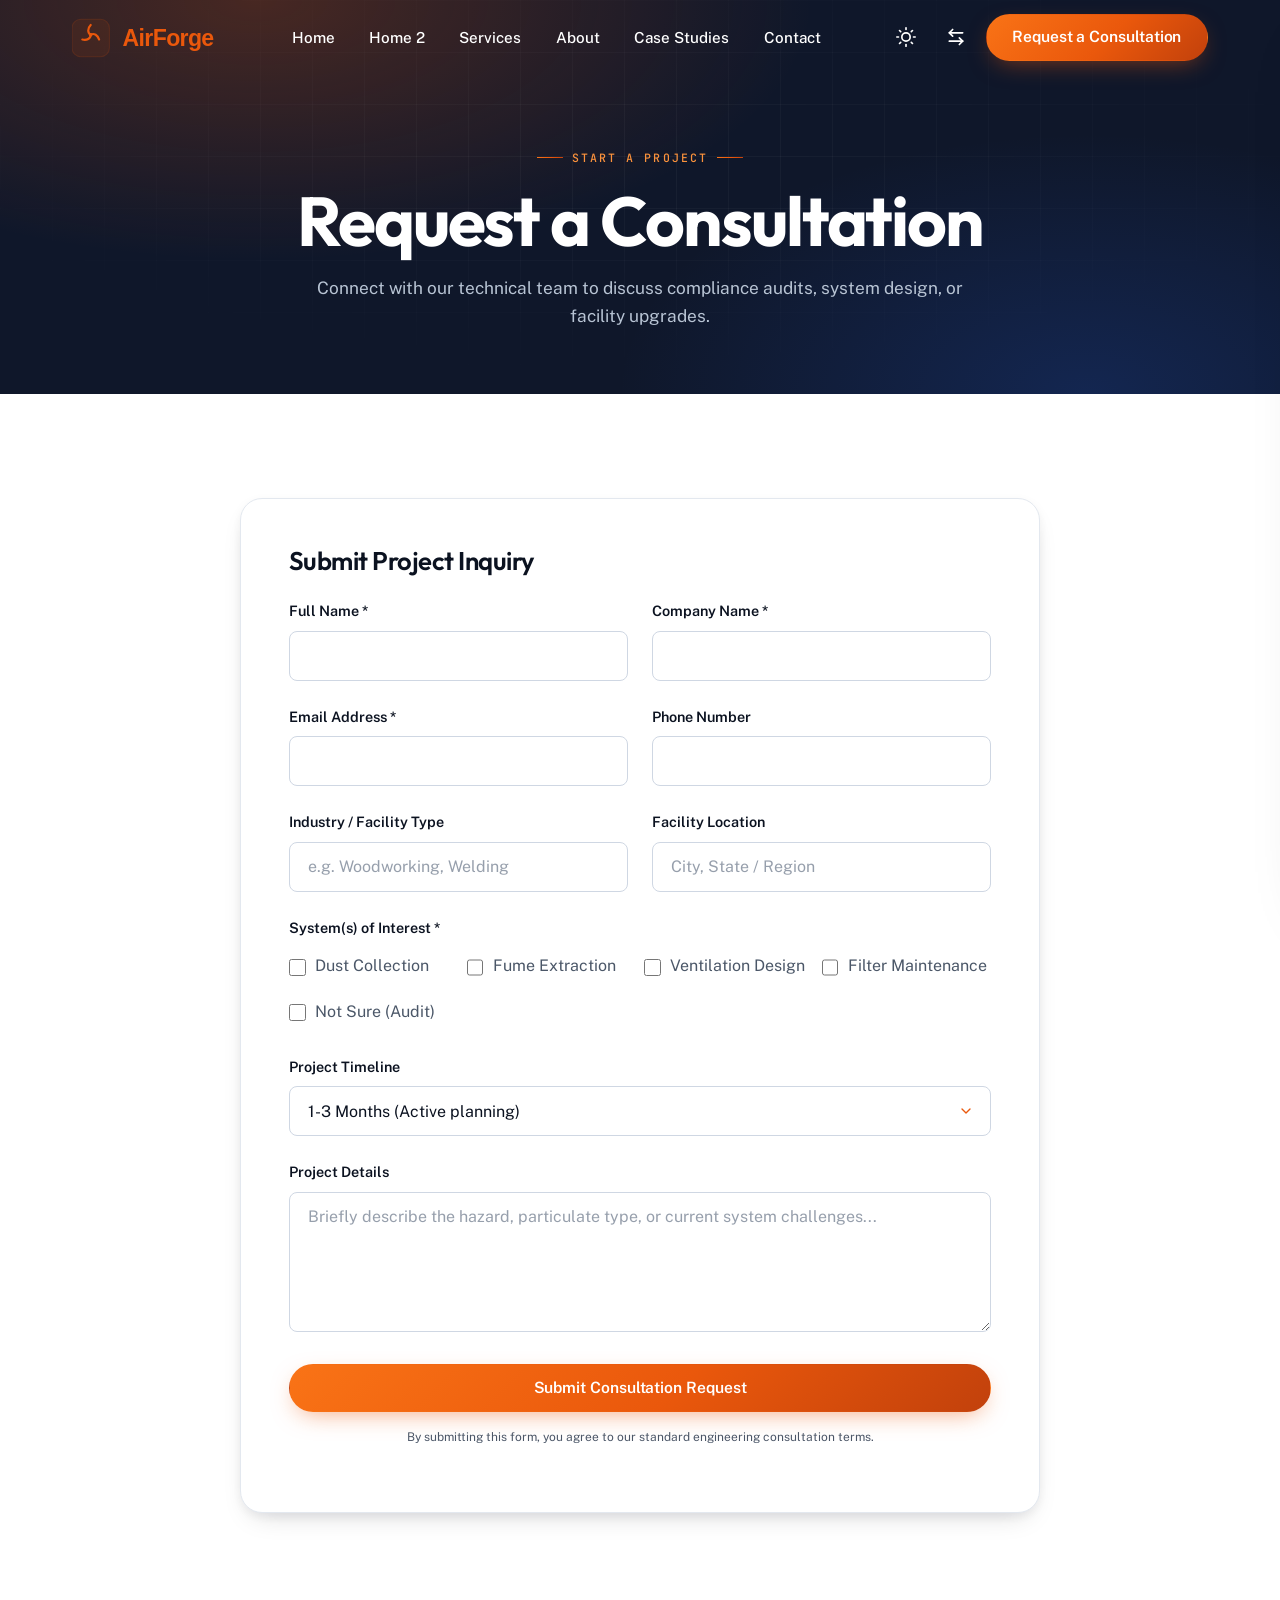
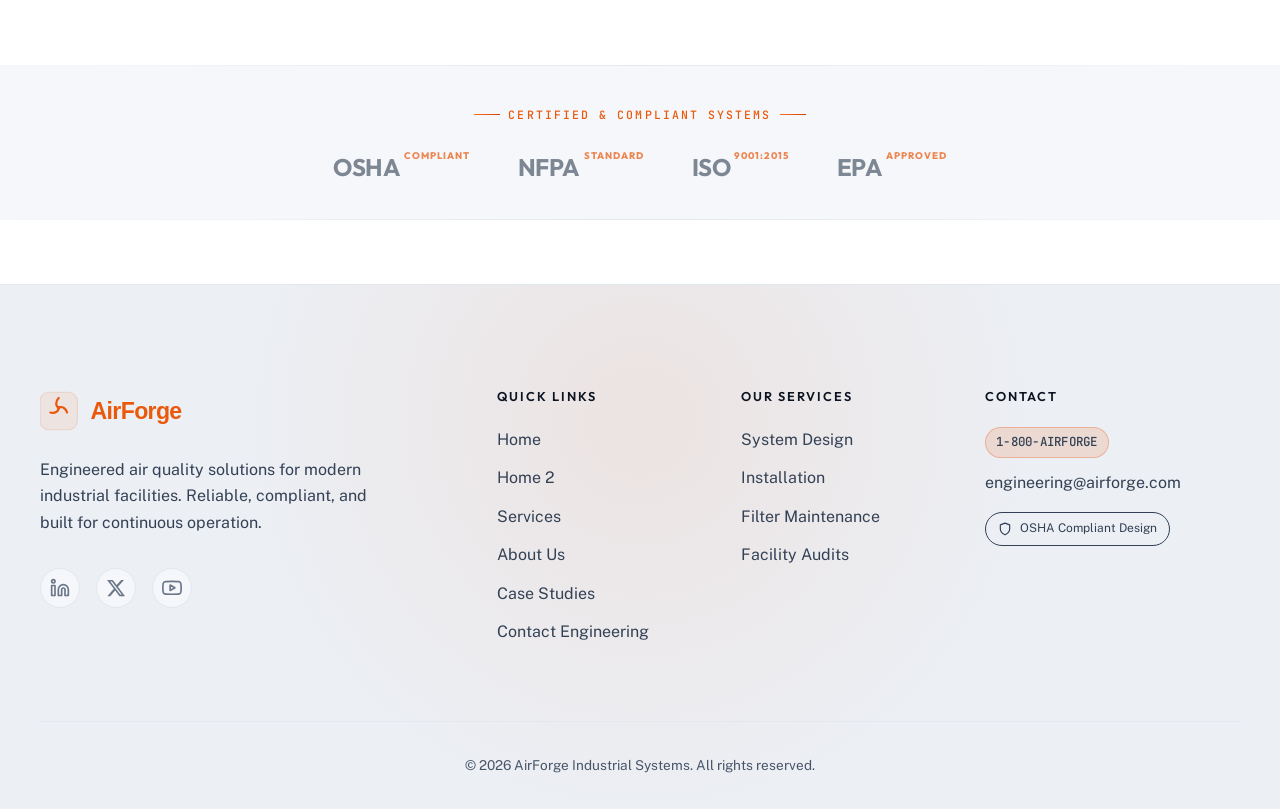
<file: request-consultation.html>
<!DOCTYPE html>
<html lang="en">
<head>
  <meta charset="UTF-8">
  <meta name="viewport" content="width=device-width, initial-scale=1.0">
  <title>Request a Consultation | AirForge Industrial Systems</title>
  <meta name="description" content="Request an engineering consultation or facility audit for your industrial ventilation and air quality needs.">
  <link rel="icon" type="image/svg+xml" href="assets/images/favicon.svg">
  <link rel="apple-touch-icon" href="assets/images/favicon.svg">
  
  <link rel="stylesheet" href="assets/css/style.css">
  <link rel="stylesheet" href="assets/css/rtl.css">
  
  <script>
    const storedTheme = localStorage.getItem('theme');
    const prefersDark = window.matchMedia('(prefers-color-scheme: dark)').matches;
    if (storedTheme === 'dark' || (!storedTheme && prefersDark)) {
      document.documentElement.setAttribute('data-theme', 'dark');
    }
  </script>
</head>
<body>

  <!-- Navbar -->
  <header class="navbar">
    <div class="container">
      <a href="index.html" class="navbar-brand">
        <img src="assets/images/logo.svg" alt="AirForge" class="brand-logo" width="140" height="40">
      </a>
      
      <nav class="navbar-nav">
        <a href="index.html" class="nav-link">Home</a>
        <a href="home2.html" class="nav-link">Home 2</a>
        <a href="services.html" class="nav-link">Services</a>
        <a href="about.html" class="nav-link">About</a>
        <a href="case-studies.html" class="nav-link">Case Studies</a>
        <a href="contact.html" class="nav-link">Contact</a>
      </nav>

      <div class="navbar-actions">
        <button class="btn-icon theme-toggle" aria-label="Toggle Theme"></button>
        <button class="btn-icon rtl-toggle" aria-label="Toggle RTL">
          <svg xmlns="http://www.w3.org/2000/svg" width="20" height="20" viewBox="0 0 24 24" fill="none" stroke="currentColor" stroke-width="2" stroke-linecap="round" stroke-linejoin="round"><path d="M8 3L4 7l4 4"></path><path d="M4 7h16"></path><path d="M16 21l4-4-4-4"></path><path d="M20 17H4"></path></svg>
        </button>
        <a href="request-consultation.html" class="btn btn-primary d-none-mobile">Request a Consultation</a>
        
        <button class="hamburger" aria-label="Open Menu">
          <svg xmlns="http://www.w3.org/2000/svg" width="24" height="24" viewBox="0 0 24 24" fill="none" stroke="currentColor" stroke-width="2" stroke-linecap="round" stroke-linejoin="round"><line x1="3" y1="12" x2="21" y2="12"></line><line x1="3" y1="6" x2="21" y2="6"></line><line x1="3" y1="18" x2="21" y2="18"></line></svg>
        </button>
      </div>
    </div>
  </header>

  <!-- Mobile Drawer -->
  <div class="drawer-overlay"></div>
  <div class="drawer">
    <div class="drawer-header">
      <div class="navbar-brand">
        <img src="assets/images/logo.svg" alt="AirForge" class="brand-logo" width="140" height="40">
      </div>
      <button class="btn-icon drawer-close" aria-label="Close Menu">
        <svg xmlns="http://www.w3.org/2000/svg" width="24" height="24" viewBox="0 0 24 24" fill="none" stroke="currentColor" stroke-width="2" stroke-linecap="round" stroke-linejoin="round"><line x1="18" y1="6" x2="6" y2="18"></line><line x1="6" y1="6" x2="18" y2="18"></line></svg>
      </button>
    </div>
    <nav class="drawer-nav">
      <a href="index.html" class="nav-link">Home</a>
      <a href="home2.html" class="nav-link">Home 2</a>
      <a href="services.html" class="nav-link">Services</a>
      <a href="about.html" class="nav-link">About</a>
      <a href="case-studies.html" class="nav-link">Case Studies</a>
      <a href="contact.html" class="nav-link">Contact</a>
    </nav>
    <div class="drawer-actions">
      <div class="drawer-controls">
        <button class="btn-icon theme-toggle" aria-label="Toggle Theme"></button>
        <button class="btn-icon rtl-toggle" aria-label="Toggle RTL">
          <svg xmlns="http://www.w3.org/2000/svg" width="20" height="20" viewBox="0 0 24 24" fill="none" stroke="currentColor" stroke-width="2" stroke-linecap="round" stroke-linejoin="round"><path d="M8 3L4 7l4 4"></path><path d="M4 7h16"></path><path d="M16 21l4-4-4-4"></path><path d="M20 17H4"></path></svg>
        </button>
      </div>
      <a href="request-consultation.html" class="btn btn-primary" style="width: 100%;">Request a Consultation</a>
    </div>
  </div>

  <main>
    <!-- Page Header -->
    <section class="page-hero">
      <div class="container" style="text-align: center;">
        <span class="eyebrow is-center animate-fade-up">Start A Project</span>
        <h1 class="animate-fade-up">Request a Consultation</h1>
        <p class="text-lead animate-fade-up delay-100" style="max-width: 700px; margin: 0 auto;">Connect with our technical team to discuss compliance audits, system design, or facility upgrades.</p>
      </div>
    </section>

    <!-- Form Section -->
    <section>
      <div class="container" style="max-width: 800px; margin: 0 auto;">
        
        <div class="form-panel">
          <h3 style="margin-bottom: var(--space-3);">Submit Project Inquiry</h3>
          
          <div id="formSuccessMsg" class="form-success-msg">
            Your consultation request has been securely submitted. An AirForge engineer will contact you within 24 hours.
          </div>

          <form id="consultationForm" action="https://formspree.io/f/placeholder" method="POST" novalidate>
            
            <div class="grid grid-2" style="gap: var(--space-3); margin-bottom: var(--space-3);">
              <div class="form-group" style="margin-bottom: 0;">
                <label for="fullName" class="form-label">Full Name *</label>
                <input type="text" id="fullName" name="fullName" class="form-control" required>
                <div class="invalid-feedback">Please provide your name.</div>
              </div>
              
              <div class="form-group" style="margin-bottom: 0;">
                <label for="companyName" class="form-label">Company Name *</label>
                <input type="text" id="companyName" name="companyName" class="form-control" required>
                <div class="invalid-feedback">Please provide your company name.</div>
              </div>
            </div>

            <div class="grid grid-2" style="gap: var(--space-3); margin-bottom: var(--space-3);">
              <div class="form-group" style="margin-bottom: 0;">
                <label for="email" class="form-label">Email Address *</label>
                <input type="email" id="email" name="email" class="form-control" required>
                <div class="invalid-feedback">Please provide a valid email address.</div>
              </div>
              
              <div class="form-group" style="margin-bottom: 0;">
                <label for="phone" class="form-label">Phone Number</label>
                <input type="tel" id="phone" name="phone" class="form-control">
              </div>
            </div>

            <div class="grid grid-2" style="gap: var(--space-3); margin-bottom: var(--space-3);">
              <div class="form-group" style="margin-bottom: 0;">
                <label for="industry" class="form-label">Industry / Facility Type</label>
                <input type="text" id="industry" name="industry" class="form-control" placeholder="e.g. Woodworking, Welding">
              </div>
              
              <div class="form-group" style="margin-bottom: 0;">
                <label for="location" class="form-label">Facility Location</label>
                <input type="text" id="location" name="location" class="form-control" placeholder="City, State / Region">
              </div>
            </div>

            <div class="form-group">
              <label class="form-label">System(s) of Interest *</label>
              <div id="systemsGroup" style="display: grid; grid-template-columns: repeat(auto-fit, minmax(150px, 1fr)); gap: 0.5rem;">
                <label class="checkbox-group">
                  <input type="checkbox" name="system" value="Dust Collection">
                  Dust Collection
                </label>
                <label class="checkbox-group">
                  <input type="checkbox" name="system" value="Fume Extraction">
                  Fume Extraction
                </label>
                <label class="checkbox-group">
                  <input type="checkbox" name="system" value="Ventilation Design">
                  Ventilation Design
                </label>
                <label class="checkbox-group">
                  <input type="checkbox" name="system" value="Filter Maintenance">
                  Filter Maintenance
                </label>
                <label class="checkbox-group">
                  <input type="checkbox" name="system" value="Not Sure">
                  Not Sure (Audit)
                </label>
              </div>
              <div id="systemsError" class="invalid-feedback">Please select at least one area of interest.</div>
            </div>

            <div class="form-group">
              <label for="timeline" class="form-label">Project Timeline</label>
              <select id="timeline" name="timeline" class="form-control">
                <option value="immediate">Immediate (Emergency / Shut down)</option>
                <option value="1-3_months" selected>1-3 Months (Active planning)</option>
                <option value="planning">Budgeting / Future Planning</option>
              </select>
            </div>

            <div class="form-group">
              <label for="message" class="form-label">Project Details</label>
              <textarea id="message" name="message" class="form-control" placeholder="Briefly describe the hazard, particulate type, or current system challenges..."></textarea>
            </div>

            <button type="submit" class="btn btn-primary" style="width: 100%;">Submit Consultation Request</button>
            <p style="font-size: 0.75rem; color: var(--color-text-main); margin-top: 1rem; text-align: center;">By submitting this form, you agree to our standard engineering consultation terms.</p>
          </form>
        </div>

      </div>
    </section>
    <!-- Trust Indicators -->
    <section class="bg-surface" style="padding-top: var(--space-4); padding-bottom: var(--space-4); margin-top: var(--space-5); margin-bottom: var(--space-6);">
      <div class="container" style="text-align: center;">
        <span class="eyebrow is-center" style="margin-bottom: var(--space-3);">Certified & Compliant Systems</span>
        <div style="display: flex; justify-content: center; gap: var(--space-5); flex-wrap: wrap; align-items: center; opacity: 0.7;">
          <div class="trust-badge">OSHA<span>COMPLIANT</span></div>
          <div class="trust-badge">NFPA<span>STANDARD</span></div>
          <div class="trust-badge">ISO<span>9001:2015</span></div>
          <div class="trust-badge">EPA<span>APPROVED</span></div>
        </div>
      </div>
    </section>
  </main>

  <!-- Footer -->
  <footer>
    <div class="container">
      <div class="footer-grid">
        <div class="footer-brand">
          <a href="index.html" class="navbar-brand">
        <img src="assets/images/logo.svg" alt="AirForge" class="brand-logo" width="140" height="40">
      </a>
          <p class="footer-tagline">Engineered air quality solutions for modern industrial facilities. Reliable, compliant, and built for continuous operation.</p>
          <div class="social-links" style="margin-top: var(--space-4); display: flex; gap: 1rem;">
            <a href="#" aria-label="LinkedIn" class="social-icon"><svg width="20" height="20" viewBox="0 0 24 24" fill="none" stroke="currentColor" stroke-width="2" stroke-linecap="round" stroke-linejoin="round"><path d="M16 8a6 6 0 0 1 6 6v7h-4v-7a2 2 0 0 0-2-2 2 2 0 0 0-2 2v7h-4v-7a6 6 0 0 1 6-6z"></path><rect x="2" y="9" width="4" height="12"></rect><circle cx="4" cy="4" r="2"></circle></svg></a>
            <a href="#" aria-label="X (formerly Twitter)" class="social-icon"><svg width="20" height="20" viewBox="0 0 24 24" fill="currentColor"><path d="M18.244 2.25h3.308l-7.227 8.26 8.502 11.24H16.17l-5.214-6.817L4.99 21.75H1.68l7.73-8.835L1.254 2.25H8.08l4.713 6.231zm-1.161 17.52h1.833L7.084 4.126H5.117z"></path></svg></a>
            <a href="#" aria-label="YouTube" class="social-icon"><svg width="20" height="20" viewBox="0 0 24 24" fill="none" stroke="currentColor" stroke-width="2" stroke-linecap="round" stroke-linejoin="round"><path d="M22.54 6.42a2.78 2.78 0 0 0-1.94-2C18.88 4 12 4 12 4s-6.88 0-8.6.46a2.78 2.78 0 0 0-1.94 2A29 29 0 0 0 1 11.75a29 29 0 0 0 .46 5.33 2.78 2.78 0 0 0 1.94 2c1.72.46 8.6.46 8.6.46s6.88 0 8.6-.46a2.78 2.78 0 0 0 1.94-2 29 29 0 0 0 .46-5.33 29 29 0 0 0-.46-5.33z"></path><polygon points="9.75 15.02 15.5 11.75 9.75 8.48 9.75 15.02"></polygon></svg></a>
          </div>
        </div>
        
        <div>
          <h4 class="footer-heading">Quick Links</h4>
          <ul class="footer-links">
            <li><a href="index.html">Home</a></li>
            <li><a href="home2.html">Home 2</a></li>
            <li><a href="services.html">Services</a></li>
            <li><a href="about.html">About Us</a></li>
            <li><a href="case-studies.html">Case Studies</a></li>
            <li><a href="contact.html">Contact Engineering</a></li>
          </ul>
        </div>
        
        <div>
          <h4 class="footer-heading">Our Services</h4>
          <ul class="footer-links">
            <li><a href="services.html#design">System Design</a></li>
            <li><a href="services.html#installation">Installation</a></li>
            <li><a href="services.html#maintenance">Filter Maintenance</a></li>
            <li><a href="contact.html">Facility Audits</a></li>
          </ul>
        </div>
        
        <div>
          <h4 class="footer-heading">Contact</h4>
          <ul class="footer-links">
            <li><span class="text-spec" style="background: rgba(234,88,12,0.14); border-color: rgba(234,88,12,0.3);">1-800-AIRFORGE</span></li>
            <li><a href="mailto:engineering@airforge.com">engineering@airforge.com</a></li>
            <li style="margin-top: 1rem;">
              <span style="display: inline-flex; gap: 0.5rem; align-items: center; border: 1px solid #334155; padding: 6px 12px; border-radius: var(--radius-pill); font-size: 0.75rem;">
                <svg xmlns="http://www.w3.org/2000/svg" width="14" height="14" viewBox="0 0 24 24" fill="none" stroke="currentColor" stroke-width="2" stroke-linecap="round" stroke-linejoin="round"><path d="M12 22s8-4 8-10V5l-8-3-8 3v7c0 6 8 10 8 10z"></path></svg>
                OSHA Compliant Design
              </span>
            </li>
          </ul>
        </div>
      </div>
      
      <div class="footer-bottom">
        &copy; 2026 AirForge Industrial Systems. All rights reserved.
      </div>
    </div>
  </footer>

  <button id="backToTop" class="back-to-top" aria-label="Back to top">
    <svg viewBox="0 0 24 24" fill="none" stroke="currentColor" stroke-width="2" stroke-linecap="round" stroke-linejoin="round">
      <path d="M12 19V5M5 12l7-7 7 7"/>
    </svg>
  </button>

  <script src="assets/js/main.js"></script>
</body>
</html>
</file>
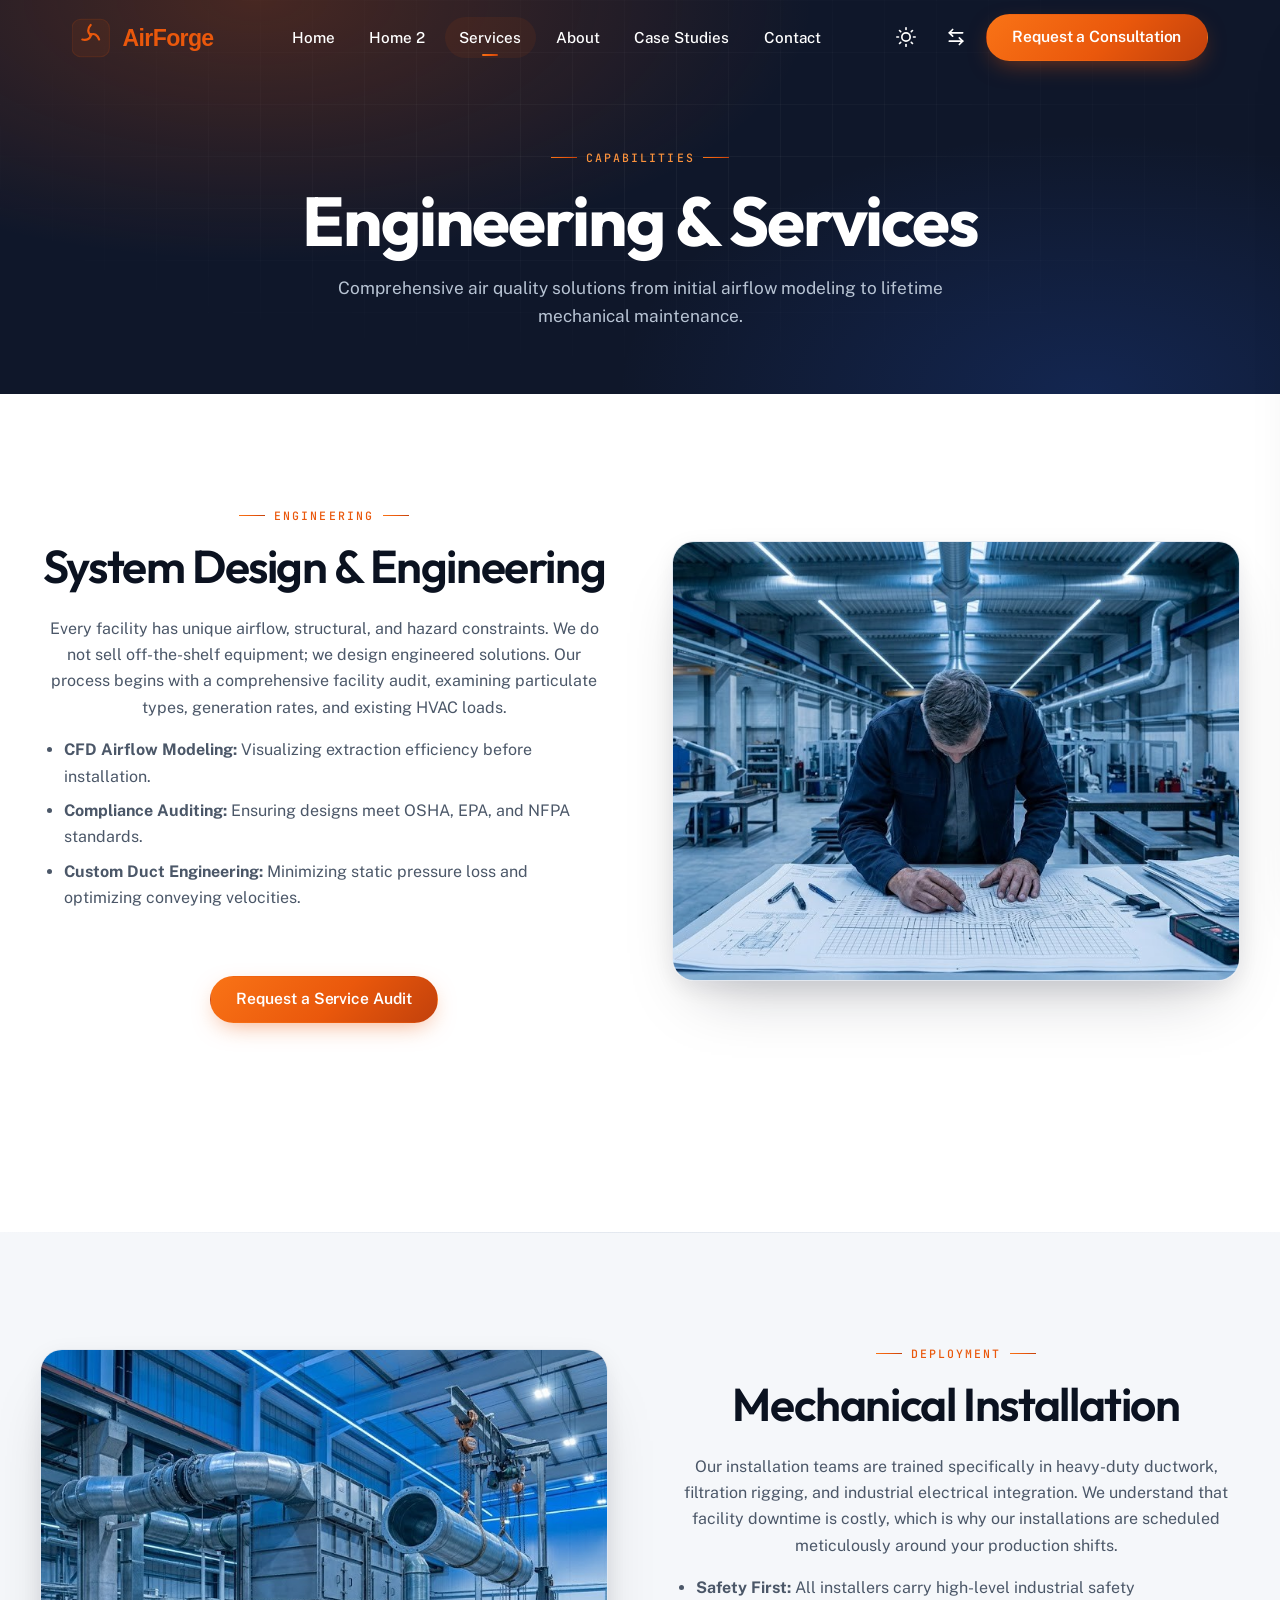
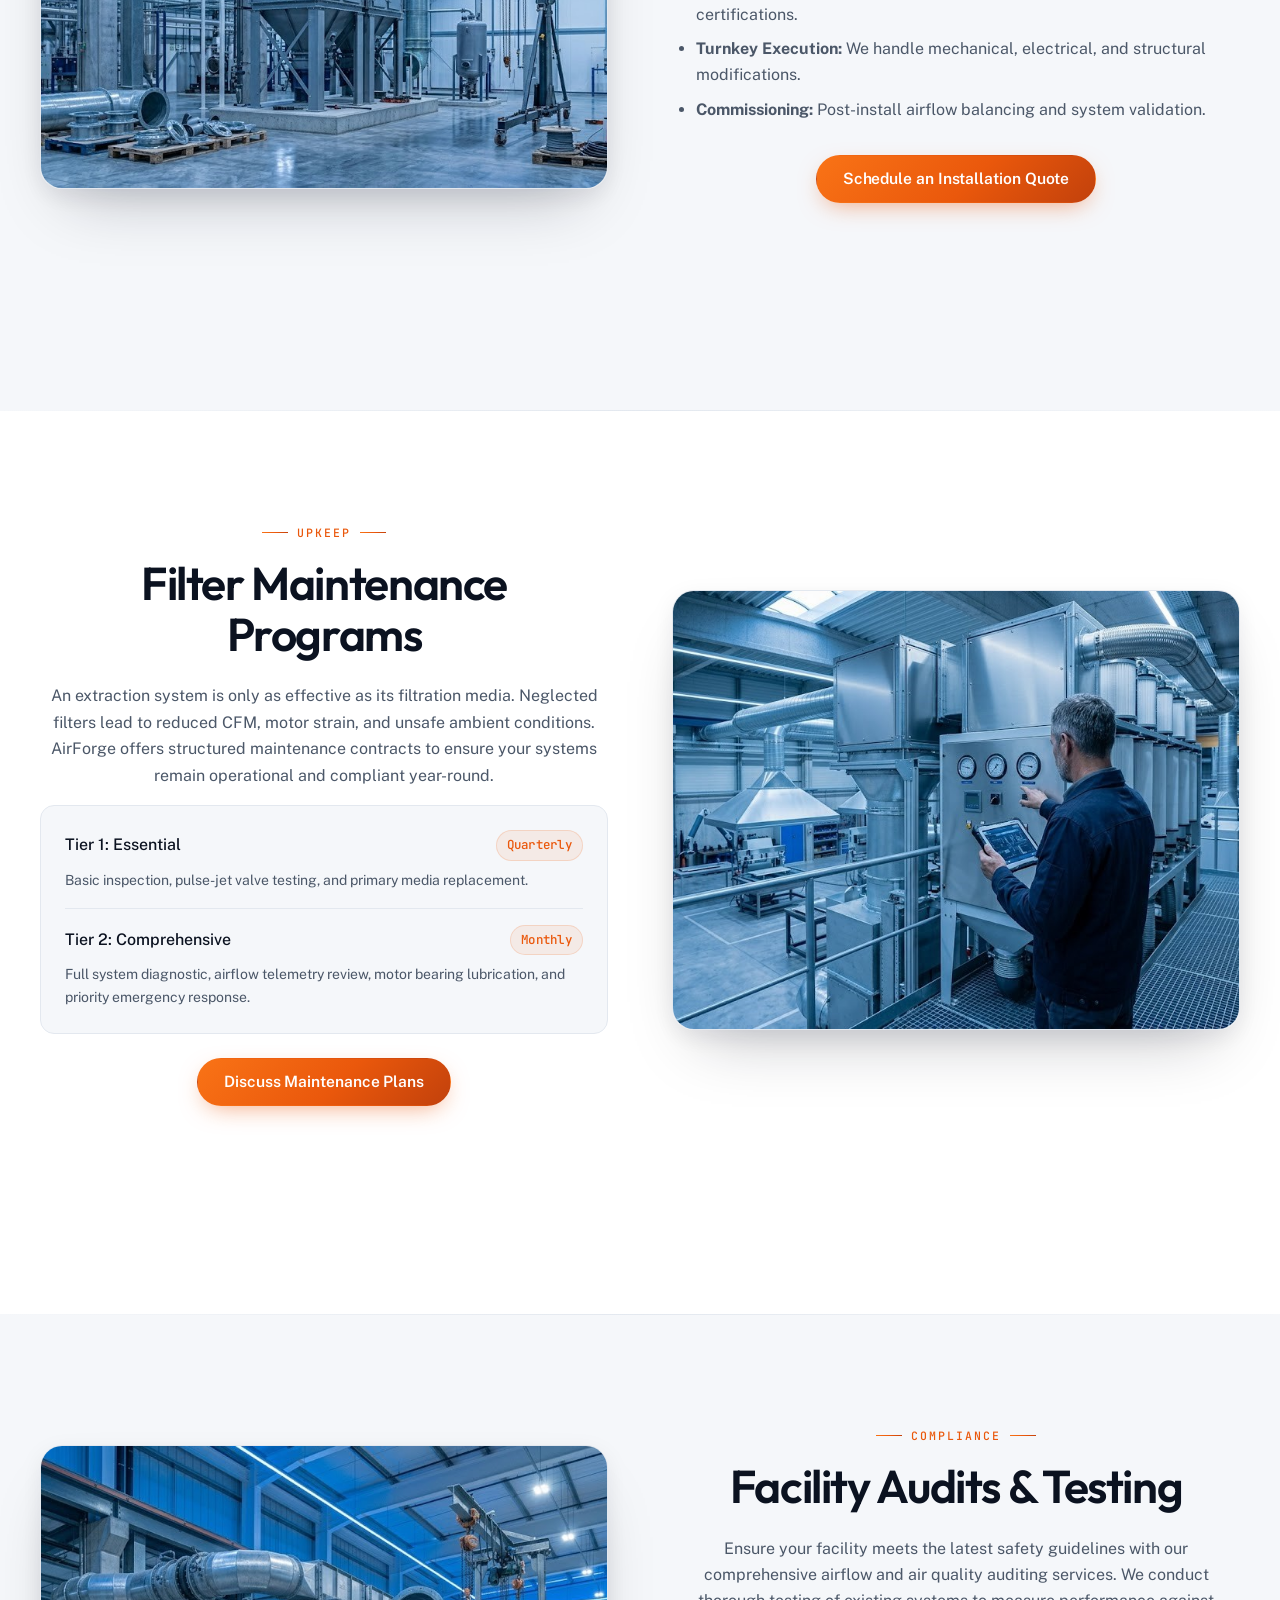
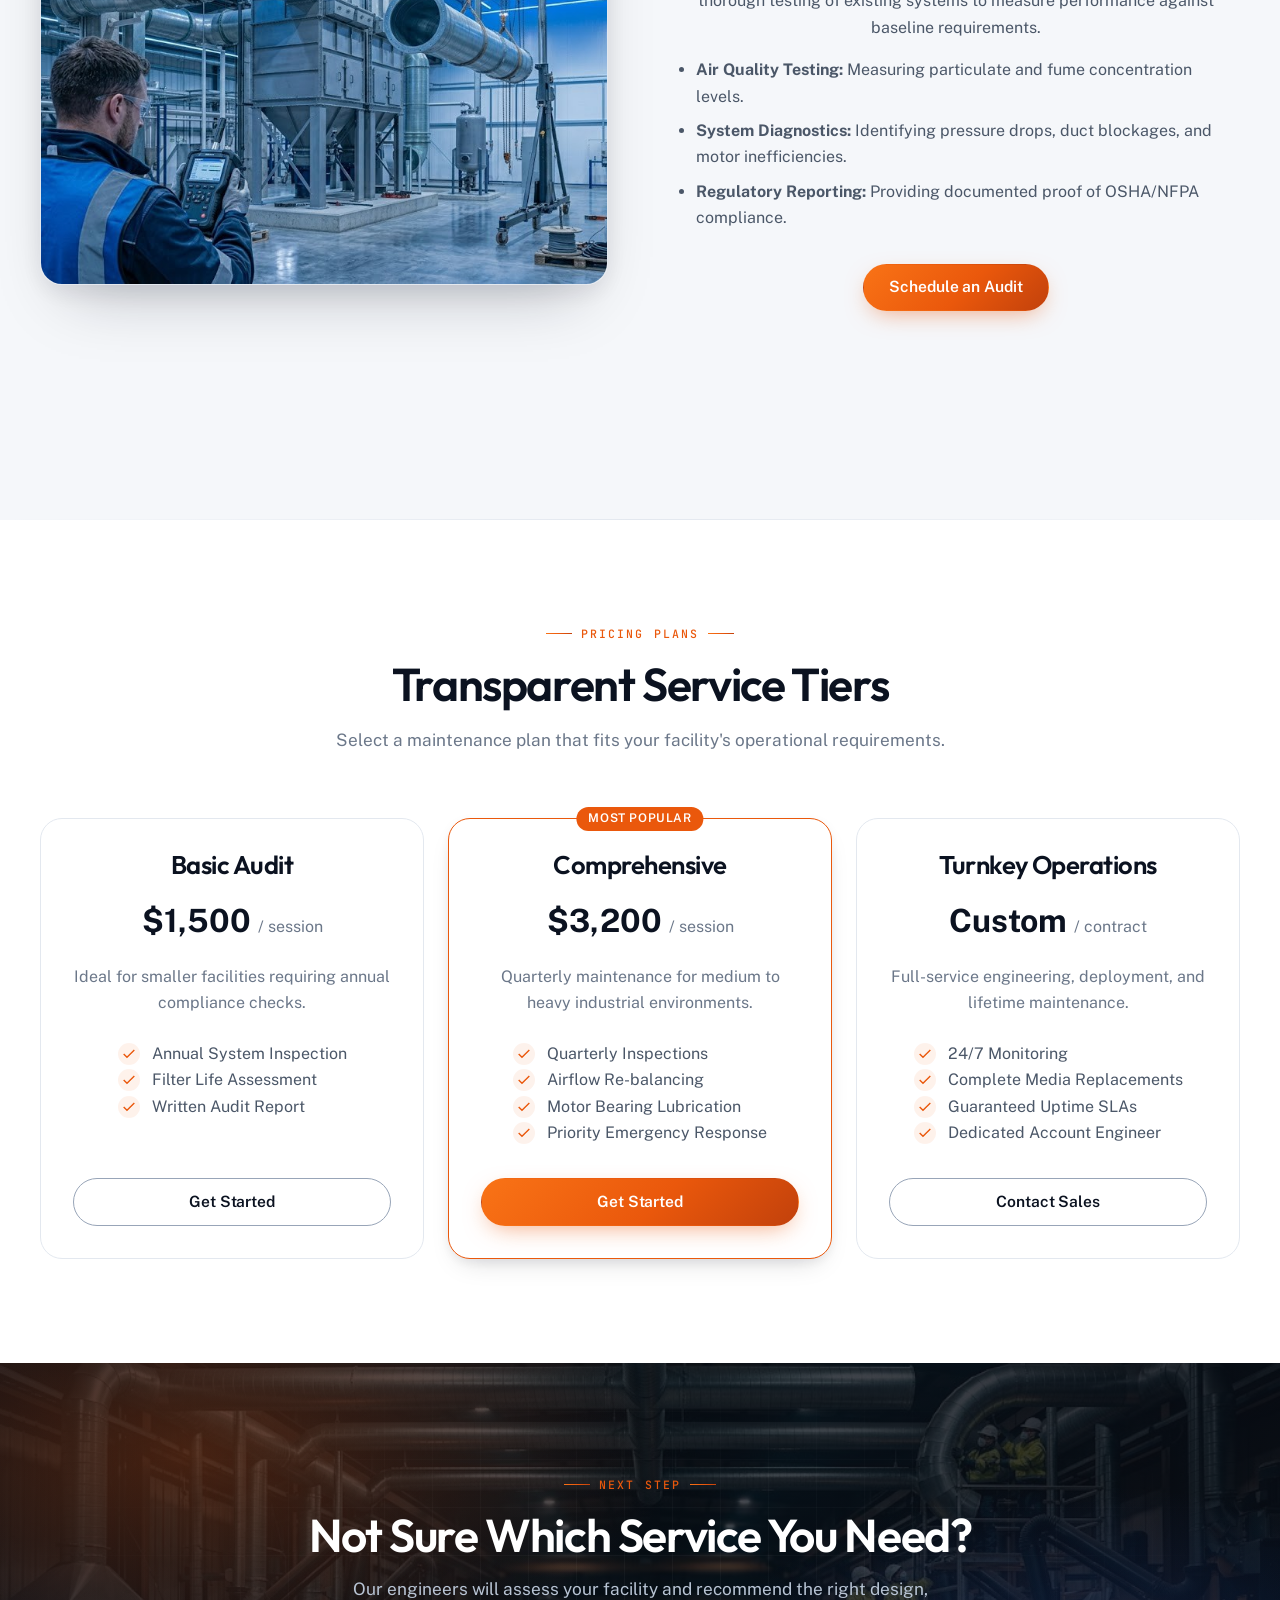
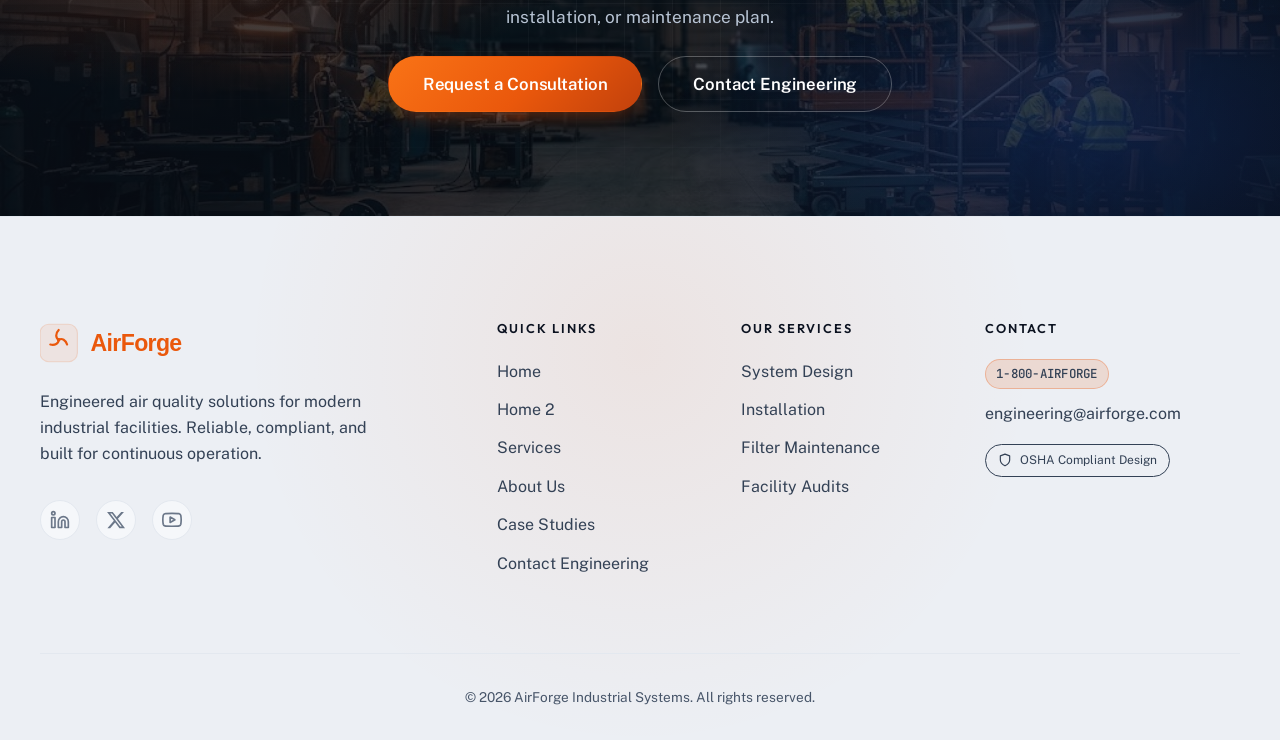
<file: services.html>
<!DOCTYPE html>
<html lang="en">

<head>
  <meta charset="UTF-8">
  <meta name="viewport" content="width=device-width, initial-scale=1.0">
  <title>Services | AirForge Industrial Systems</title>
  <meta name="description"
    content="Engineering, installation, and maintenance of high-capacity industrial ventilation and dust collection systems.">
  <link rel="icon" type="image/svg+xml" href="assets/images/favicon.svg">
  <link rel="apple-touch-icon" href="assets/images/favicon.svg">

  <link rel="stylesheet" href="assets/css/style.css">
  <link rel="stylesheet" href="assets/css/rtl.css">

  <script>
    const storedTheme = localStorage.getItem('theme');
    const prefersDark = window.matchMedia('(prefers-color-scheme: dark)').matches;
    if (storedTheme === 'dark' || (!storedTheme && prefersDark)) {
      document.documentElement.setAttribute('data-theme', 'dark');
    }
  </script>
</head>

<body>

  <!-- Navbar -->
  <header class="navbar">
    <div class="container">
      <a href="index.html" class="navbar-brand">
        <img src="assets/images/logo.svg" alt="AirForge" class="brand-logo" width="140" height="40">
      </a>

      <nav class="navbar-nav">
        <a href="index.html" class="nav-link">Home</a>
        <a href="home2.html" class="nav-link">Home 2</a>
        <a href="services.html" class="nav-link active">Services</a>
        <a href="about.html" class="nav-link">About</a>
        <a href="case-studies.html" class="nav-link">Case Studies</a>
        <a href="contact.html" class="nav-link">Contact</a>
      </nav>

      <div class="navbar-actions">
        <button class="btn-icon theme-toggle" aria-label="Toggle Theme"></button>
        <button class="btn-icon rtl-toggle" aria-label="Toggle RTL">
          <svg xmlns="http://www.w3.org/2000/svg" width="20" height="20" viewBox="0 0 24 24" fill="none"
            stroke="currentColor" stroke-width="2" stroke-linecap="round" stroke-linejoin="round">
            <path d="M8 3L4 7l4 4"></path>
            <path d="M4 7h16"></path>
            <path d="M16 21l4-4-4-4"></path>
            <path d="M20 17H4"></path>
          </svg>
        </button>
        <a href="request-consultation.html" class="btn btn-primary d-none-mobile">Request a Consultation</a>

        <button class="hamburger" aria-label="Open Menu">
          <svg xmlns="http://www.w3.org/2000/svg" width="24" height="24" viewBox="0 0 24 24" fill="none"
            stroke="currentColor" stroke-width="2" stroke-linecap="round" stroke-linejoin="round">
            <line x1="3" y1="12" x2="21" y2="12"></line>
            <line x1="3" y1="6" x2="21" y2="6"></line>
            <line x1="3" y1="18" x2="21" y2="18"></line>
          </svg>
        </button>
      </div>
    </div>
  </header>

  <!-- Mobile Drawer -->
  <div class="drawer-overlay"></div>
  <div class="drawer">
    <div class="drawer-header">
      <div class="navbar-brand">
        <img src="assets/images/logo.svg" alt="AirForge" class="brand-logo" width="140" height="40">
      </div>
      <button class="btn-icon drawer-close" aria-label="Close Menu">
        <svg xmlns="http://www.w3.org/2000/svg" width="24" height="24" viewBox="0 0 24 24" fill="none"
          stroke="currentColor" stroke-width="2" stroke-linecap="round" stroke-linejoin="round">
          <line x1="18" y1="6" x2="6" y2="18"></line>
          <line x1="6" y1="6" x2="18" y2="18"></line>
        </svg>
      </button>
    </div>
    <nav class="drawer-nav">
      <a href="index.html" class="nav-link">Home</a>
      <a href="home2.html" class="nav-link">Home 2</a>
      <a href="services.html" class="nav-link active">Services</a>
      <a href="about.html" class="nav-link">About</a>
      <a href="case-studies.html" class="nav-link">Case Studies</a>
      <a href="contact.html" class="nav-link">Contact</a>
    </nav>
    <div class="drawer-actions">
      <div class="drawer-controls">
        <button class="btn-icon theme-toggle" aria-label="Toggle Theme"></button>
        <button class="btn-icon rtl-toggle" aria-label="Toggle RTL">
          <svg xmlns="http://www.w3.org/2000/svg" width="20" height="20" viewBox="0 0 24 24" fill="none"
            stroke="currentColor" stroke-width="2" stroke-linecap="round" stroke-linejoin="round">
            <path d="M8 3L4 7l4 4"></path>
            <path d="M4 7h16"></path>
            <path d="M16 21l4-4-4-4"></path>
            <path d="M20 17H4"></path>
          </svg>
        </button>
      </div>
      <a href="request-consultation.html" class="btn btn-primary" style="width: 100%;">Request a Consultation</a>
    </div>
  </div>

  <main>
    <!-- Page Header -->
    <section class="page-hero">
      <div class="container" style="text-align: center;">
        <span class="eyebrow is-center animate-fade-up">Capabilities</span>
        <h1 class="animate-fade-up">Engineering &amp; Services</h1>
        <p class="text-lead animate-fade-up delay-100" style="max-width: 700px; margin: 0 auto;">Comprehensive air
          quality solutions from initial airflow modeling to lifetime mechanical maintenance.</p>
      </div>
    </section>

    <!-- System Design -->
    <section id="design">
      <div class="container">
        <div class="service-block">
          <div style="text-align: center;">
            <span class="eyebrow is-center">Engineering</span>
            <h2 style="margin-bottom: var(--space-3);">System Design & Engineering</h2>
            <p>Every facility has unique airflow, structural, and hazard constraints. We do not sell off-the-shelf
              equipment; we design engineered solutions. Our process begins with a comprehensive facility audit,
              examining particulate types, generation rates, and existing HVAC loads.</p>
            <ul
              style="margin-bottom: var(--space-3); padding-inline-start: 1.5rem; color: var(--color-text-main); display: inline-block; text-align: start;">
              <li style="margin-bottom: 0.5rem;"><strong>CFD Airflow Modeling:</strong> Visualizing extraction
                efficiency before installation.</li>
              <li style="margin-bottom: 0.5rem;"><strong>Compliance Auditing:</strong> Ensuring designs meet OSHA, EPA,
                and NFPA standards.</li>
              <li style="margin-bottom: 0.5rem;"><strong>Custom Duct Engineering:</strong> Minimizing static pressure
                loss and optimizing conveying velocities.</li>
            </ul>
            <div>
              <a href="request-consultation.html" class="btn btn-primary" style="margin-top: var(--space-4);">Request a
                Service Audit</a>
            </div>
          </div>
          <div>
            <img src="assets/images/service-engineer-technical-drawings.jpg" alt="Engineer examining technical drawings"
              class="service-block-img">
          </div>
        </div>
      </div>
    </section>

    <!-- Installation -->
    <section class="bg-surface" id="installation">
      <div class="container">
        <div class="service-block is-reverse">
          <div style="text-align: center;">
            <span class="eyebrow is-center">Deployment</span>
            <h2 style="margin-bottom: var(--space-3);">Mechanical Installation</h2>
            <p>Our installation teams are trained specifically in heavy-duty ductwork, filtration rigging, and
              industrial electrical integration. We understand that facility downtime is costly, which is why our
              installations are scheduled meticulously around your production shifts.</p>
            <ul
              style="margin-bottom: var(--space-3); padding-inline-start: 1.5rem; color: var(--color-text-main); display: inline-block; text-align: start;">
              <li style="margin-bottom: 0.5rem;"><strong>Safety First:</strong> All installers carry high-level
                industrial safety certifications.</li>
              <li style="margin-bottom: 0.5rem;"><strong>Turnkey Execution:</strong> We handle mechanical, electrical,
                and structural modifications.</li>
              <li style="margin-bottom: 0.5rem;"><strong>Commissioning:</strong> Post-install airflow balancing and
                system validation.</li>
            </ul>
            <div>
              <a href="contact.html" class="btn btn-primary">Schedule an Installation Quote</a>
            </div>
          </div>
          <div>
            <img src="assets/images/service-installation-factory-floor.jpg"
              alt="Industrial installation on a factory floor" class="service-block-img">
          </div>
        </div>
      </div>
    </section>

    <!-- Filter Maintenance -->
    <section id="maintenance">
      <div class="container">
        <div class="service-block">
          <div style="text-align: center;">
            <span class="eyebrow is-center">Upkeep</span>
            <h2 style="margin-bottom: var(--space-3);">Filter Maintenance Programs</h2>
            <p>An extraction system is only as effective as its filtration media. Neglected filters lead to reduced CFM,
              motor strain, and unsafe ambient conditions. AirForge offers structured maintenance contracts to ensure
              your systems remain operational and compliant year-round.</p>

            <div
              style="background: var(--color-surface); border: 1px solid var(--color-border); border-radius: var(--radius); padding: var(--space-3); margin-bottom: var(--space-3); text-align: start;">
              <div style="display: flex; justify-content: space-between; align-items: center; margin-bottom: 0.5rem;">
                <span style="font-weight: 500; color: var(--color-text-heading);">Tier 1: Essential</span>
                <span class="text-spec">Quarterly</span>
              </div>
              <p style="font-size: 0.875rem; margin-bottom: 1rem;">Basic inspection, pulse-jet valve testing, and
                primary media replacement.</p>

              <div
                style="display: flex; justify-content: space-between; align-items: center; margin-bottom: 0.5rem; border-top: 1px solid var(--color-border); padding-top: 1rem;">
                <span style="font-weight: 500; color: var(--color-text-heading);">Tier 2: Comprehensive</span>
                <span class="text-spec">Monthly</span>
              </div>
              <p style="font-size: 0.875rem; margin-bottom: 0;">Full system diagnostic, airflow telemetry review, motor
                bearing lubrication, and priority emergency response.</p>
            </div>

            <!-- PDF_DOWNLOAD_LINK: <a href="assets/pdf/maintenance-plans.pdf" class="btn btn-outline">Download Maintenance Brochure (PDF)</a> -->
            <div>
              <a href="contact.html" class="btn btn-primary">Discuss Maintenance Plans</a>
            </div>
          </div>
          <div>
            <img src="assets/images/service-maintenance-technician-inspection.jpg"
              alt="Technician inspecting industrial machinery" class="service-block-img">
          </div>
        </div>
      </div>
    </section>

    <!-- Facility Audits & Testing -->
    <section class="bg-surface" id="audits">
      <div class="container">
        <div class="service-block is-reverse">
          <div style="text-align: center;">
            <span class="eyebrow is-center">Compliance</span>
            <h2 style="margin-bottom: var(--space-3);">Facility Audits & Testing</h2>
            <p>Ensure your facility meets the latest safety guidelines with our comprehensive airflow and air quality
              auditing services. We conduct thorough testing of existing systems to measure performance against baseline
              requirements.</p>
            <ul
              style="margin-bottom: var(--space-3); padding-inline-start: 1.5rem; color: var(--color-text-main); display: inline-block; text-align: start;">
              <li style="margin-bottom: 0.5rem;"><strong>Air Quality Testing:</strong> Measuring particulate and fume
                concentration levels.</li>
              <li style="margin-bottom: 0.5rem;"><strong>System Diagnostics:</strong> Identifying pressure drops, duct
                blockages, and motor inefficiencies.</li>
              <li style="margin-bottom: 0.5rem;"><strong>Regulatory Reporting:</strong> Providing documented proof of
                OSHA/NFPA compliance.</li>
            </ul>
            <div>
              <a href="contact.html" class="btn btn-primary">Schedule an Audit</a>
            </div>
          </div>
          <div>
            <img src="assets/images/service-audit-compliance-inspection.jpg" alt="Engineer performing an audit"
              class="service-block-img">
          </div>
        </div>
      </div>
    </section>
    <!-- Pricing Plans -->
    <section id="pricing">
      <div class="container">
        <div class="section-header">
          <span class="eyebrow is-center">Pricing Plans</span>
          <h2>Transparent Service Tiers</h2>
          <p>Select a maintenance plan that fits your facility's operational requirements.</p>
        </div>

        <div class="grid grid-3">
          <!-- Basic Plan -->
          <div class="card" style="text-align: center; align-items: center; justify-content: space-between;">
            <div style="width: 100%;">
              <h3>Basic Audit</h3>
              <div style="font-size: 2rem; font-weight: 700; color: var(--color-text-heading); margin-bottom: 1rem;">
                $1,500 <span style="font-size: 1rem; color: var(--color-text-muted); font-weight: 400;">/ session</span>
              </div>
              <p>Ideal for smaller facilities requiring annual compliance checks.</p>
              <ul class="feature-list"
                style="margin-top: 1.5rem; margin-bottom: 2rem; display: inline-block; text-align: start;">
                <li><svg viewBox="0 0 24 24" fill="none" stroke="currentColor" stroke-width="2">
                    <polyline points="20 6 9 17 4 12"></polyline>
                  </svg> Annual System Inspection</li>
                <li><svg viewBox="0 0 24 24" fill="none" stroke="currentColor" stroke-width="2">
                    <polyline points="20 6 9 17 4 12"></polyline>
                  </svg> Filter Life Assessment</li>
                <li><svg viewBox="0 0 24 24" fill="none" stroke="currentColor" stroke-width="2">
                    <polyline points="20 6 9 17 4 12"></polyline>
                  </svg> Written Audit Report</li>
              </ul>
            </div>
            <a href="contact.html" class="btn btn-outline" style="width: 100%;">Get Started</a>
          </div>

          <!-- Comprehensive Plan -->
          <div class="card"
            style="text-align: center; align-items: center; justify-content: space-between; border-color: var(--color-accent); position: relative; box-shadow: var(--shadow-md); overflow: visible;">
            <div
              style="position: absolute; top: -12px; left: 50%; transform: translateX(-50%); background: var(--color-accent); color: white; padding: 2px 12px; border-radius: var(--radius-pill); font-size: 0.75rem; font-weight: 600; text-transform: uppercase; letter-spacing: 0.05em;">
              Most Popular</div>
            <div style="width: 100%;">
              <h3>Comprehensive</h3>
              <div style="font-size: 2rem; font-weight: 700; color: var(--color-text-heading); margin-bottom: 1rem;">
                $3,200 <span style="font-size: 1rem; color: var(--color-text-muted); font-weight: 400;">/ session</span>
              </div>
              <p>Quarterly maintenance for medium to heavy industrial environments.</p>
              <ul class="feature-list"
                style="margin-top: 1.5rem; margin-bottom: 2rem; display: inline-block; text-align: start;">
                <li><svg viewBox="0 0 24 24" fill="none" stroke="currentColor" stroke-width="2">
                    <polyline points="20 6 9 17 4 12"></polyline>
                  </svg> Quarterly Inspections</li>
                <li><svg viewBox="0 0 24 24" fill="none" stroke="currentColor" stroke-width="2">
                    <polyline points="20 6 9 17 4 12"></polyline>
                  </svg> Airflow Re-balancing</li>
                <li><svg viewBox="0 0 24 24" fill="none" stroke="currentColor" stroke-width="2">
                    <polyline points="20 6 9 17 4 12"></polyline>
                  </svg> Motor Bearing Lubrication</li>
                <li><svg viewBox="0 0 24 24" fill="none" stroke="currentColor" stroke-width="2">
                    <polyline points="20 6 9 17 4 12"></polyline>
                  </svg> Priority Emergency Response</li>
              </ul>
            </div>
            <a href="contact.html" class="btn btn-primary" style="width: 100%;">Get Started</a>
          </div>

          <!-- Turnkey Plan -->
          <div class="card" style="text-align: center; align-items: center; justify-content: space-between;">
            <div style="width: 100%;">
              <h3>Turnkey Operations</h3>
              <div style="font-size: 2rem; font-weight: 700; color: var(--color-text-heading); margin-bottom: 1rem;">
                Custom <span style="font-size: 1rem; color: var(--color-text-muted); font-weight: 400;">/
                  contract</span></div>
              <p>Full-service engineering, deployment, and lifetime maintenance.</p>
              <ul class="feature-list"
                style="margin-top: 1.5rem; margin-bottom: 2rem; display: inline-block; text-align: start;">
                <li><svg viewBox="0 0 24 24" fill="none" stroke="currentColor" stroke-width="2">
                    <polyline points="20 6 9 17 4 12"></polyline>
                  </svg> 24/7 Monitoring</li>
                <li><svg viewBox="0 0 24 24" fill="none" stroke="currentColor" stroke-width="2">
                    <polyline points="20 6 9 17 4 12"></polyline>
                  </svg> Complete Media Replacements</li>
                <li><svg viewBox="0 0 24 24" fill="none" stroke="currentColor" stroke-width="2">
                    <polyline points="20 6 9 17 4 12"></polyline>
                  </svg> Guaranteed Uptime SLAs</li>
                <li><svg viewBox="0 0 24 24" fill="none" stroke="currentColor" stroke-width="2">
                    <polyline points="20 6 9 17 4 12"></polyline>
                  </svg> Dedicated Account Engineer</li>
              </ul>
            </div>
            <a href="contact.html" class="btn btn-outline" style="width: 100%;">Contact Sales</a>
          </div>
        </div>
      </div>
    </section>

    <!-- Full Width CTA -->
    <section class="cta-band cta-has-bg cta-bg-services">
      <div class="container" style="text-align: center;">
        <span class="eyebrow is-center">Next Step</span>
        <h2>Not Sure Which Service You Need?</h2>
        <p class="text-lead">Our engineers will assess your facility and recommend the right design, installation, or maintenance plan.</p>
        <div class="hero-actions" style="margin-top: var(--space-3);">
          <a href="request-consultation.html" class="btn btn-primary btn-lg">Request a Consultation</a>
          <a href="contact.html" class="btn btn-outline btn-lg" style="color: #fff; border-color: rgba(255,255,255,0.28);">Contact Engineering</a>
        </div>
      </div>
    </section>
  </main>

  <!-- Footer -->
  <footer>
    <div class="container">
      <div class="footer-grid">
        <div class="footer-brand">
          <a href="index.html" class="navbar-brand">
        <img src="assets/images/logo.svg" alt="AirForge" class="brand-logo" width="140" height="40">
      </a>
          <p class="footer-tagline">Engineered air quality solutions for
            modern industrial facilities. Reliable, compliant, and built for continuous operation.</p>
          <div class="social-links" style="margin-top: var(--space-4); display: flex; gap: 1rem;">
            <a href="#" aria-label="LinkedIn" class="social-icon"><svg width="20" height="20" viewBox="0 0 24 24"
                fill="none" stroke="currentColor" stroke-width="2" stroke-linecap="round" stroke-linejoin="round">
                <path d="M16 8a6 6 0 0 1 6 6v7h-4v-7a2 2 0 0 0-2-2 2 2 0 0 0-2 2v7h-4v-7a6 6 0 0 1 6-6z"></path>
                <rect x="2" y="9" width="4" height="12"></rect>
                <circle cx="4" cy="4" r="2"></circle>
              </svg></a>
            <a href="#" aria-label="X (formerly Twitter)" class="social-icon"><svg width="20" height="20" viewBox="0 0 24 24" fill="currentColor"><path d="M18.244 2.25h3.308l-7.227 8.26 8.502 11.24H16.17l-5.214-6.817L4.99 21.75H1.68l7.73-8.835L1.254 2.25H8.08l4.713 6.231zm-1.161 17.52h1.833L7.084 4.126H5.117z"></path></svg></a>
            <a href="#" aria-label="YouTube" class="social-icon"><svg width="20" height="20" viewBox="0 0 24 24"
                fill="none" stroke="currentColor" stroke-width="2" stroke-linecap="round" stroke-linejoin="round">
                <path
                  d="M22.54 6.42a2.78 2.78 0 0 0-1.94-2C18.88 4 12 4 12 4s-6.88 0-8.6.46a2.78 2.78 0 0 0-1.94 2A29 29 0 0 0 1 11.75a29 29 0 0 0 .46 5.33 2.78 2.78 0 0 0 1.94 2c1.72.46 8.6.46 8.6.46s6.88 0 8.6-.46a2.78 2.78 0 0 0 1.94-2 29 29 0 0 0 .46-5.33 29 29 0 0 0-.46-5.33z">
                </path>
                <polygon points="9.75 15.02 15.5 11.75 9.75 8.48 9.75 15.02"></polygon>
              </svg></a>
          </div>
        </div>

        <div>
          <h4 class="footer-heading">Quick Links</h4>
          <ul class="footer-links">
            <li><a href="index.html">Home</a></li>
            <li><a href="home2.html">Home 2</a></li>
            <li><a href="services.html">Services</a></li>
            <li><a href="about.html">About Us</a></li>
            <li><a href="case-studies.html">Case Studies</a></li>
            <li><a href="contact.html">Contact Engineering</a></li>
          </ul>
        </div>

        <div>
          <h4 class="footer-heading">Our Services</h4>
          <ul class="footer-links">
            <li><a href="services.html#design">System Design</a></li>
            <li><a href="services.html#installation">Installation</a></li>
            <li><a href="services.html#maintenance">Filter Maintenance</a></li>
            <li><a href="contact.html">Facility Audits</a></li>
          </ul>
        </div>

        <div>
          <h4 class="footer-heading">Contact</h4>
          <ul class="footer-links">
            <li><span class="text-spec"
                style="background: rgba(234,88,12,0.14); border-color: rgba(234,88,12,0.3);">1-800-AIRFORGE</span></li>
            <li><a href="mailto:engineering@airforge.com">engineering@airforge.com</a></li>
            <li style="margin-top: 1rem;">
              <span
                style="display: inline-flex; gap: 0.5rem; align-items: center; border: 1px solid #334155; padding: 6px 12px; border-radius: var(--radius-pill); font-size: 0.75rem;">
                <svg xmlns="http://www.w3.org/2000/svg" width="14" height="14" viewBox="0 0 24 24" fill="none"
                  stroke="currentColor" stroke-width="2" stroke-linecap="round" stroke-linejoin="round">
                  <path d="M12 22s8-4 8-10V5l-8-3-8 3v7c0 6 8 10 8 10z"></path>
                </svg>
                OSHA Compliant Design
              </span>
            </li>
          </ul>
        </div>
      </div>

      <div class="footer-bottom">
        &copy; 2026 AirForge Industrial Systems. All rights reserved.
      </div>
    </div>
  </footer>

  <button id="backToTop" class="back-to-top" aria-label="Back to top">
    <svg viewBox="0 0 24 24" fill="none" stroke="currentColor" stroke-width="2" stroke-linecap="round" stroke-linejoin="round">
      <path d="M12 19V5M5 12l7-7 7 7"/>
    </svg>
  </button>

  <script src="assets/js/main.js"></script>
</body>

</html>
</file>
<file: assets/css/style.css>
@import url('https://fonts.googleapis.com/css2?family=JetBrains+Mono:wght@400;500&family=Outfit:wght@400;500;600;700&family=Public+Sans:wght@400;450;500;600&display=swap');

/* ==========================================================================
   AirForge Design System
   Premium industrial UI — layered surfaces, precision type, restrained motion
   ========================================================================== */

:root {
  /* Brand */
  --color-primary: #0f172a;
  --color-accent: #ea580c;
  --color-accent-soft: #fb923c;
  --color-accent-deep: #c2410c;
  --gradient-accent: linear-gradient(135deg, #f97316 0%, #ea580c 55%, #c2410c 100%);
  --gradient-heading: linear-gradient(120deg, #ea580c 0%, #f59e0b 100%);

  /* Surfaces - Light */
  --color-bg: #ffffff;
  --color-surface: #f5f7fa;
  --color-surface-2: #eceff4;
  --color-elevated: #ffffff;
  --color-border: #e3e8ef;
  --color-border-strong: #cfd7e3;
  --color-outline-btn: #98a5b8;

  /* Text */
  --color-text-heading: #0b1220;
  --color-text-main: #4b5768;
  --color-text-muted: #6b7789;
  --color-text-invert: #f8fafc;

  /* Tints */
  --tint-accent: rgba(234, 88, 12, 0.08);
  --tint-accent-strong: rgba(234, 88, 12, 0.16);
  --glass-bg: rgba(255, 255, 255, 0.72);
  --grid-line: rgba(15, 23, 42, 0.05);

  /* Typography */
  --font-heading: 'Outfit', sans-serif;
  --font-body: 'Public Sans', sans-serif;
  --font-mono: 'JetBrains Mono', monospace;

  /* Spacing */
  --space-1: 0.5rem;
  --space-2: 1rem;
  --space-3: 1.5rem;
  --space-4: 2rem;
  --space-5: 3rem;
  --space-6: 4rem;
  --space-8: 6.5rem;

  /* Radii */
  --radius-sm: 8px;
  --radius: 14px;
  --radius-lg: 22px;
  --radius-pill: 999px;

  /* Elevation */
  --shadow-sm: 0 1px 2px rgba(11, 18, 32, 0.04), 0 1px 3px rgba(11, 18, 32, 0.06);
  --shadow-md: 0 4px 12px rgba(11, 18, 32, 0.06), 0 12px 28px -12px rgba(11, 18, 32, 0.18);
  --shadow-lg: 0 8px 24px rgba(11, 18, 32, 0.08), 0 32px 64px -28px rgba(11, 18, 32, 0.28);
  --shadow-accent: 0 8px 24px -8px rgba(234, 88, 12, 0.55);
  --ring: 0 0 0 4px rgba(234, 88, 12, 0.14);

  /* Motion */
  --transition-fast: 0.2s cubic-bezier(0.4, 0, 0.2, 1);
  --transition-smooth: 0.35s cubic-bezier(0.4, 0, 0.2, 1);
  --ease-out-expo: cubic-bezier(0.16, 1, 0.3, 1);
}

[data-theme="dark"] {
  --color-primary: #0b0f17;
  --color-bg: #080a0f;
  --color-surface: #0e131c;
  --color-surface-2: #151c27;
  --color-elevated: #10161f;
  --color-border: #1e2734;
  --color-border-strong: #2b3746;
  --color-outline-btn: #4a5a71;

  --color-text-heading: #f4f7fb;
  --color-text-main: #9aa7b8;
  --color-text-muted: #7c8899;

  --tint-accent: rgba(249, 115, 22, 0.12);
  --tint-accent-strong: rgba(249, 115, 22, 0.22);
  --glass-bg: rgba(8, 10, 15, 0.72);
  --grid-line: rgba(148, 163, 184, 0.07);

  --shadow-sm: 0 1px 2px rgba(0, 0, 0, 0.5);
  --shadow-md: 0 4px 14px rgba(0, 0, 0, 0.5), 0 18px 36px -18px rgba(0, 0, 0, 0.8);
  --shadow-lg: 0 10px 30px rgba(0, 0, 0, 0.55), 0 40px 72px -32px rgba(0, 0, 0, 0.9);
  --shadow-accent: 0 10px 30px -10px rgba(249, 115, 22, 0.6);
  --ring: 0 0 0 4px rgba(249, 115, 22, 0.22);
}

/* --------------------------------------------------------------------------
   Reset & base
   -------------------------------------------------------------------------- */
*,
*::before,
*::after {
  box-sizing: border-box;
  margin: 0;
  padding: 0;
}

html {
  scroll-behavior: smooth;
  font-size: 16px;
  background-color: var(--color-bg);
  color: var(--color-text-main);
  -webkit-font-smoothing: antialiased;
  -moz-osx-font-smoothing: grayscale;
  transition: background var(--transition-smooth), color var(--transition-smooth);
}

body {
  font-family: var(--font-body);
  line-height: 1.65;
  font-weight: 400;
  overflow-x: hidden;
  background-color: var(--color-bg);
}

::selection {
  background: var(--tint-accent-strong);
  color: var(--color-text-heading);
}

img {
  max-width: 100%;
  display: block;
}

::-webkit-scrollbar {
  width: 10px;
  height: 10px;
}

::-webkit-scrollbar-track {
  background: var(--color-surface);
}

::-webkit-scrollbar-thumb {
  background: var(--color-border-strong);
  border-radius: var(--radius-pill);
  border: 2px solid var(--color-surface);
}

::-webkit-scrollbar-thumb:hover {
  background: var(--color-accent);
}

/* --------------------------------------------------------------------------
   Typography
   -------------------------------------------------------------------------- */
h1,
h2,
h3,
h4,
h5,
h6 {
  font-family: var(--font-heading);
  color: var(--color-text-heading);
  line-height: 1.1;
  margin-bottom: var(--space-2);
  letter-spacing: -0.03em;
  text-wrap: balance;
}

h1 {
  font-size: clamp(2.75rem, 5.4vw, 4.75rem);
  font-weight: 700;
}

h2 {
  font-size: clamp(2.1rem, 3.6vw, 3.15rem);
  font-weight: 600;
}

h3 {
  font-size: clamp(1.35rem, 2vw, 1.75rem);
  font-weight: 600;
  letter-spacing: -0.02em;
}

h4 {
  font-size: clamp(1.05rem, 1.5vw, 1.25rem);
  font-weight: 600;
  letter-spacing: -0.01em;
}

p {
  margin-bottom: var(--space-2);
  color: var(--color-text-main);
  font-size: 1rem;
  text-wrap: pretty;
}

.text-lead {
  font-size: clamp(1.05rem, 1.35vw, 1.25rem);
  font-weight: 400;
  line-height: 1.6;
  color: var(--color-text-muted);
  margin-bottom: var(--space-3);
}

.text-gradient {
  background: var(--gradient-heading);
  -webkit-background-clip: text;
  background-clip: text;
  -webkit-text-fill-color: transparent;
  color: transparent;
}

.text-spec {
  font-family: var(--font-mono);
  font-size: 0.78rem;
  font-weight: 500;
  letter-spacing: 0.02em;
  color: var(--color-accent);
  background: var(--tint-accent);
  padding: 4px 10px;
  border-radius: var(--radius-pill);
  border: 1px solid var(--tint-accent-strong);
  display: inline-block;
}

[data-theme="dark"] .text-spec {
  color: var(--color-accent-soft);
}

/* Eyebrow label above section titles */
.eyebrow {
  display: inline-flex;
  align-items: center;
  gap: 0.55rem;
  font-family: var(--font-mono);
  font-size: 0.72rem;
  font-weight: 500;
  letter-spacing: 0.18em;
  text-transform: uppercase;
  color: var(--color-accent);
  margin-bottom: var(--space-2);
}

.eyebrow::before {
  content: '';
  width: 26px;
  height: 1px;
  background: var(--gradient-accent);
}

.eyebrow.is-center::after {
  content: '';
  width: 26px;
  height: 1px;
  background: var(--gradient-accent);
}

/* --------------------------------------------------------------------------
   Layout
   -------------------------------------------------------------------------- */
section {
  padding: var(--space-8) var(--space-4);
  position: relative;
}

section.bg-surface {
  background-color: var(--color-surface);
}

section.bg-surface::before,
section.bg-surface::after {
  content: '';
  position: absolute;
  left: 0;
  right: 0;
  height: 1px;
  background: linear-gradient(90deg, transparent, var(--color-border), transparent);
}

section.bg-surface::before {
  top: 0;
}

section.bg-surface::after {
  bottom: 0;
}

.container {
  max-width: 1200px;
  margin: 0 auto;
  width: 100%;
}

.container-narrow {
  max-width: 820px;
  margin: 0 auto;
  width: 100%;
}

.section-header {
  text-align: center;
  max-width: 760px;
  margin: 0 auto var(--space-6);
  display: flex;
  flex-direction: column;
  align-items: center;
}

.section-header h2 {
  text-align: center;
}

.section-header p {
  text-align: center;
  font-size: 1.075rem;
  color: var(--color-text-muted);
  margin-bottom: 0;
}

/* --------------------------------------------------------------------------
   Buttons
   -------------------------------------------------------------------------- */
.btn {
  position: relative;
  display: inline-flex;
  align-items: center;
  justify-content: center;
  gap: 0.6rem;
  padding: 0.85rem 1.6rem;
  font-family: var(--font-body);
  font-weight: 600;
  font-size: 0.975rem;
  letter-spacing: -0.005em;
  border-radius: var(--radius-pill);
  text-decoration: none;
  cursor: pointer;
  border: 1px solid transparent;
  transition: transform var(--transition-fast), box-shadow var(--transition-fast),
    background-color var(--transition-fast), border-color var(--transition-fast),
    color var(--transition-fast);
  text-align: center;
  line-height: 1.2;
  overflow: hidden;
  isolation: isolate;
}

.btn svg {
  flex: 0 0 auto;
}

.btn-primary {
  background: var(--gradient-accent);
  color: #fff;
  box-shadow: var(--shadow-accent);
}

.btn-primary::after {
  content: '';
  position: absolute;
  inset: 0;
  background: linear-gradient(110deg, transparent 25%, rgba(255, 255, 255, 0.32) 50%, transparent 75%);
  transform: translateX(-120%);
  transition: transform 0.7s var(--ease-out-expo);
  z-index: -1;
}

.btn-primary:hover {
  transform: translateY(-2px);
  box-shadow: 0 14px 32px -10px rgba(234, 88, 12, 0.7);
}

.btn-primary:hover::after {
  transform: translateX(120%);
}

.btn-outline {
  background-color: transparent;
  color: var(--color-text-heading);
  border: 1.5px solid var(--color-outline-btn);
}

.btn-outline:hover {
  border-color: var(--color-accent);
  color: var(--color-accent);
  background-color: var(--tint-accent);
  transform: translateY(-2px);
}

.btn-ghost {
  background: var(--color-surface-2);
  color: var(--color-text-heading);
  border: 1px solid var(--color-border);
}

.btn-ghost:hover {
  background: var(--color-surface);
  border-color: var(--color-border-strong);
  transform: translateY(-2px);
}

.btn-lg {
  padding: 1.05rem 2.1rem;
  font-size: 1.05rem;
}

.btn:focus-visible,
.btn-icon:focus-visible,
a:focus-visible {
  outline: none;
  box-shadow: var(--ring);
}

.btn-group {
  display: flex;
  flex-wrap: wrap;
  gap: var(--space-2);
}

.d-none-mobile {
  display: inline-flex;
}

/* --------------------------------------------------------------------------
   Navbar
   -------------------------------------------------------------------------- */
.navbar {
  position: fixed;
  top: 0;
  left: 0;
  right: 0;
  height: 76px;
  background-color: transparent;
  border-bottom: 1px solid transparent;
  z-index: 1000;
  transition: background var(--transition-smooth), border var(--transition-smooth),
    height var(--transition-smooth), box-shadow var(--transition-smooth),
    backdrop-filter var(--transition-smooth);
}

.navbar.is-scrolled {
  height: 68px;
  background-color: var(--glass-bg);
  backdrop-filter: blur(18px) saturate(180%);
  -webkit-backdrop-filter: blur(18px) saturate(180%);
  border-bottom: 1px solid var(--color-border);
  box-shadow: 0 1px 24px rgba(11, 18, 32, 0.06);
}

[data-theme="dark"] .navbar.is-scrolled {
  box-shadow: 0 1px 24px rgba(0, 0, 0, 0.5);
}

/* Pages that start with a light band need the bar legible immediately */
body.nav-solid .navbar {
  background-color: var(--glass-bg);
  backdrop-filter: blur(18px) saturate(180%);
  -webkit-backdrop-filter: blur(18px) saturate(180%);
  border-bottom: 1px solid var(--color-border);
}

.navbar .container {
  display: flex;
  justify-content: space-between;
  align-items: center;
  height: 100%;
  padding: 0 var(--space-4);
  gap: var(--space-3);
}

.navbar-brand {
  font-family: var(--font-heading);
  font-weight: 700;
  font-size: 1.4rem;
  letter-spacing: -0.03em;
  color: var(--color-text-heading);
  text-decoration: none;
  display: flex;
  align-items: center;
  gap: 0.6rem;
  transition: opacity var(--transition-fast);
}

.navbar-brand:hover {
  opacity: 0.82;
}

.navbar-brand svg {
  color: var(--color-accent);
  padding: 6px;
  width: 34px;
  height: 34px;
  border-radius: var(--radius-sm);
  background: var(--tint-accent);
  border: 1px solid var(--tint-accent-strong);
}

/* On the transparent hero overlay the bar text must stay white */
body.nav-over-hero .navbar:not(.is-scrolled) .navbar-brand,
body.nav-over-hero .navbar:not(.is-scrolled) .nav-link,
body.nav-over-hero .navbar:not(.is-scrolled) .btn-icon {
  color: #fff;
}

body.nav-over-hero .navbar:not(.is-scrolled) .nav-link:hover {
  color: #fff;
}

body.nav-over-hero .navbar:not(.is-scrolled) .navbar-brand svg {
  background: rgba(255, 255, 255, 0.12);
  border-color: rgba(255, 255, 255, 0.25);
  color: var(--color-accent-soft);
}

body.nav-over-hero .navbar:not(.is-scrolled) .btn-icon:hover {
  background: rgba(255, 255, 255, 0.14);
}

.navbar-nav {
  display: flex;
  align-items: center;
  gap: 0.35rem;
  list-style: none;
}

.nav-link {
  text-decoration: none;
  color: var(--color-text-main);
  font-weight: 500;
  font-size: 0.95rem;
  padding: 0.5rem 0.9rem;
  border-radius: var(--radius-pill);
  transition: color var(--transition-fast), background var(--transition-fast);
  position: relative;
}

.nav-link:hover {
  color: var(--color-text-heading);
  background: var(--tint-accent);
}

.nav-link.active {
  color: var(--color-accent);
  background: var(--tint-accent);
}

.nav-link.active::after {
  content: '';
  position: absolute;
  bottom: 2px;
  left: 50%;
  transform: translateX(-50%);
  width: 16px;
  height: 2px;
  border-radius: 2px;
  background: var(--gradient-accent);
}

.navbar-actions {
  display: flex;
  align-items: center;
  gap: 0.6rem;
}

.btn-icon {
  background: transparent;
  border: 1px solid transparent;
  color: var(--color-text-main);
  cursor: pointer;
  width: 40px;
  height: 40px;
  display: flex;
  align-items: center;
  justify-content: center;
  border-radius: var(--radius-pill);
  transition: all var(--transition-fast);
}

.btn-icon:hover {
  background: var(--color-surface);
  border-color: var(--color-border);
  color: var(--color-accent);
  transform: translateY(-1px);
}

.hamburger {
  display: none;
  background: transparent;
  border: 1px solid var(--color-border);
  border-radius: var(--radius-pill);
  cursor: pointer;
  color: var(--color-text-heading);
  width: 42px;
  height: 42px;
  align-items: center;
  justify-content: center;
  transition: all var(--transition-fast);
}

.hamburger:hover {
  background: var(--color-surface);
}

body.nav-over-hero .navbar:not(.is-scrolled) .hamburger {
  color: #fff;
  border-color: rgba(255, 255, 255, 0.3);
}

/* Over the hero the icon is white, so the default light-theme surface fill
   would hide it on hover — use a translucent white instead. */
body.nav-over-hero .navbar:not(.is-scrolled) .hamburger:hover {
  background: rgba(255, 255, 255, 0.16);
  border-color: rgba(255, 255, 255, 0.5);
  color: #fff;
}

/* Scroll progress bar */
.scroll-progress {
  position: fixed;
  top: 0;
  left: 0;
  height: 2px;
  width: 0%;
  background: var(--gradient-accent);
  z-index: 1003;
  transition: width 0.1s linear;
}

/* --------------------------------------------------------------------------
   Drawer
   -------------------------------------------------------------------------- */
.drawer-overlay {
  position: fixed;
  inset: 0;
  background: rgba(2, 6, 16, 0.6);
  backdrop-filter: blur(4px);
  opacity: 0;
  pointer-events: none;
  transition: opacity var(--transition-smooth);
  z-index: 1001;
}

.drawer {
  position: fixed;
  top: 0;
  right: -340px;
  width: 320px;
  height: 100vh;
  background: var(--color-bg);
  z-index: 1002;
  transition: transform var(--transition-smooth);
  padding: var(--space-3) var(--space-4) var(--space-4);
  display: flex;
  flex-direction: column;
  box-shadow: var(--shadow-lg);
  border-left: 1px solid var(--color-border);
}

.drawer-header {
  display: flex;
  justify-content: space-between;
  align-items: center;
  margin-bottom: var(--space-4);
  padding-bottom: var(--space-3);
  border-bottom: 1px solid var(--color-border);
}

.drawer .nav-link {
  display: block;
  padding: 0.9rem 1rem;
  font-size: 1.05rem;
  border-radius: var(--radius-sm);
  margin-bottom: 0.25rem;
}

.drawer .nav-link.active::after {
  display: none;
}

.drawer-actions {
  margin-top: auto;
  display: flex;
  flex-direction: column;
  gap: var(--space-2);
}

.drawer-controls {
  display: flex;
  gap: var(--space-2);
  justify-content: center;
  padding: var(--space-2) 0;
  border-top: 1px solid var(--color-border);
}

body.drawer-open {
  overflow: hidden;
}

body.drawer-open .drawer-overlay {
  opacity: 1;
  pointer-events: auto;
}

body.drawer-open .drawer {
  transform: translateX(-340px);
}

/* --------------------------------------------------------------------------
   Grid & cards
   -------------------------------------------------------------------------- */
.grid {
  display: grid;
  gap: var(--space-3);
}

.grid-3 {
  grid-template-columns: repeat(3, minmax(0, 1fr));
}

.grid-2 {
  grid-template-columns: repeat(auto-fit, minmax(380px, 1fr));
}

.card {
  position: relative;
  background: var(--color-elevated);
  border: 1px solid var(--color-border);
  border-radius: var(--radius-lg);
  padding: var(--space-4);
  display: flex;
  flex-direction: column;
  align-items: center;
  text-align: center;
  transition: box-shadow var(--transition-smooth), transform var(--transition-smooth),
    border-color var(--transition-smooth);
  height: 100%;
  overflow: hidden;
  isolation: isolate;
}

/* Cursor-tracked spotlight (coords set in main.js) */
.card::before {
  content: '';
  position: absolute;
  inset: 0;
  background: radial-gradient(420px circle at var(--mx, 50%) var(--my, 0%),
      var(--tint-accent), transparent 60%);
  opacity: 0;
  transition: opacity var(--transition-smooth);
  pointer-events: none;
  z-index: -1;
}

.card:hover {
  transform: translateY(-6px);
  box-shadow: var(--shadow-lg);
  border-color: var(--color-border-strong);
}

.card:hover::before {
  opacity: 1;
}

.card-icon {
  width: 56px;
  height: 56px;
  padding: 14px;
  color: var(--color-accent);
  background: var(--tint-accent);
  border: 1px solid var(--tint-accent-strong);
  border-radius: var(--radius);
  margin-bottom: var(--space-3);
  transition: transform var(--transition-smooth);
}

.card:hover .card-icon {
  transform: scale(1.06) rotate(-3deg);
}

.card-img {
  width: calc(100% + var(--space-4) * 2);
  height: 260px;
  object-fit: cover;
  border-radius: var(--radius-lg) var(--radius-lg) 0 0;
  margin: calc(var(--space-4) * -1) calc(var(--space-4) * -1) var(--space-3);
  transition: transform 0.6s var(--ease-out-expo);
}

.card:hover .card-img {
  transform: scale(1.04);
}

.card-tags {
  display: flex;
  gap: var(--space-1);
  margin-bottom: var(--space-2);
  flex-wrap: wrap;
  align-items: center;
  justify-content: center;
}

.tag {
  display: inline-flex;
  align-items: center;
  justify-content: center;
  line-height: 1.2;
  font-family: var(--font-mono);
  font-size: 0.7rem;
  letter-spacing: 0.04em;
  padding: 0.3rem 0.75rem;
  background: var(--color-surface);
  color: var(--color-text-muted);
  border-radius: var(--radius-pill);
  border: 1px solid var(--color-border);
}

.card h3 {
  margin-bottom: var(--space-2);
}

.card p {
  margin-bottom: 0;
  flex-grow: 1;
  color: var(--color-text-muted);
}

.card-footer {
  margin-top: var(--space-3);
  width: 100%;
}

/* Stat / metric tile */
.stat-tile {
  text-align: center;
  padding: var(--space-3) var(--space-2);
  border-radius: var(--radius);
  transition: background var(--transition-fast);
}

.stat-tile:hover {
  background: var(--tint-accent);
}

.stat-value {
  font-family: var(--font-heading);
  font-size: clamp(2.25rem, 4vw, 3.25rem);
  font-weight: 700;
  line-height: 1;
  letter-spacing: -0.04em;
  background: var(--gradient-heading);
  -webkit-background-clip: text;
  background-clip: text;
  -webkit-text-fill-color: transparent;
  margin-bottom: 0.5rem;
}

.stat-label {
  font-family: var(--font-mono);
  font-size: 0.72rem;
  color: var(--color-text-muted);
  text-transform: uppercase;
  letter-spacing: 0.14em;
}

/* Feature list with check marks */
.feature-list {
  list-style: none;
  padding: 0;
  margin-bottom: var(--space-4);
  display: flex;
  flex-direction: column;
  gap: 0.85rem;
}

.feature-list li {
  display: flex;
  gap: 0.75rem;
  align-items: flex-start;
  color: var(--color-text-main);
}

.feature-list li svg {
  flex: 0 0 auto;
  width: 22px;
  height: 22px;
  padding: 3px;
  color: var(--color-accent);
  background: var(--tint-accent);
  border-radius: var(--radius-pill);
  margin-top: 2px;
}

/* --------------------------------------------------------------------------
   Process strip — connected rail
   -------------------------------------------------------------------------- */
.process-strip {
  display: flex;
  flex-wrap: wrap;
  gap: var(--space-3);
  justify-content: center;
  align-items: center;
  padding: var(--space-4);
  background: var(--color-elevated);
  border-radius: var(--radius-lg);
  margin-top: var(--space-5);
  border: 1px solid var(--color-border);
  box-shadow: var(--shadow-sm);
  position: relative;
  overflow: hidden;
}

.process-strip::before {
  content: '';
  position: absolute;
  inset: 0;
  background-image:
    linear-gradient(var(--grid-line) 1px, transparent 1px),
    linear-gradient(90deg, var(--grid-line) 1px, transparent 1px);
  background-size: 32px 32px;
  pointer-events: none;
}

.process-step {
  display: flex;
  align-items: center;
  gap: 0.75rem;
  font-family: var(--font-heading);
  font-weight: 600;
  font-size: 1.05rem;
  color: var(--color-text-heading);
  padding: 0.75rem 1.25rem;
  background: var(--color-bg);
  border: 1px solid var(--color-border);
  border-radius: var(--radius-pill);
  position: relative;
  transition: all var(--transition-fast);
}

.process-step:hover,
.process-step.active {
  border-color: var(--color-accent);
  box-shadow: var(--shadow-accent);
  transform: translateY(-3px);
}

.process-step.active {
  color: var(--color-accent);
}

.process-step svg {
  color: var(--color-accent);
  width: 22px;
  height: 22px;
}

.process-arrow {
  color: var(--color-border-strong);
  display: flex;
  position: relative;
}

@media (max-width: 900px) {
  .process-arrow {
    transform: rotate(90deg);
  }

  .process-strip {
    flex-direction: column;
    align-items: stretch;
  }

  .process-step {
    justify-content: center;
  }
}

/* --------------------------------------------------------------------------
   Forms
   -------------------------------------------------------------------------- */
.form-group {
  margin-bottom: var(--space-3);
  text-align: left;
}

.form-label {
  display: block;
  font-weight: 600;
  font-size: 0.9rem;
  margin-bottom: 0.5rem;
  color: var(--color-text-heading);
}

.form-control {
  width: 100%;
  padding: 0.9rem 1.1rem;
  font-family: var(--font-body);
  font-size: 1rem;
  background: var(--color-bg);
  border: 1px solid var(--color-border-strong);
  border-radius: var(--radius-sm);
  color: var(--color-text-heading);
  transition: border-color var(--transition-fast), box-shadow var(--transition-fast),
    background var(--transition-fast);
}

.form-control::placeholder {
  color: var(--color-text-muted);
  opacity: 0.7;
}

.form-control:hover {
  border-color: var(--color-accent-soft);
}

.form-control:focus {
  outline: none;
  border-color: var(--color-accent);
  box-shadow: var(--ring);
}

.form-control.is-invalid {
  border-color: #ef4444;
}

.invalid-feedback {
  display: none;
  color: #ef4444;
  font-size: 0.85rem;
  margin-top: 0.35rem;
}

.form-control.is-invalid~.invalid-feedback {
  display: block;
}

.form-control.is-valid {
  border-color: #22c55e;
}

select.form-control {
  appearance: none;
  background-image: url("data:image/svg+xml,%3Csvg xmlns='http://www.w3.org/2000/svg' width='16' height='16' viewBox='0 0 24 24' fill='none' stroke='%23ea580c' stroke-width='2' stroke-linecap='round' stroke-linejoin='round'%3E%3Cpolyline points='6 9 12 15 18 9'%3E%3C/polyline%3E%3C/svg%3E");
  background-repeat: no-repeat;
  background-position: right 1rem center;
  padding-right: 2.75rem;
  cursor: pointer;
}

textarea.form-control {
  min-height: 140px;
  resize: vertical;
}

.checkbox-group {
  display: flex;
  align-items: flex-start;
  gap: 0.6rem;
  padding: 0.35rem 0;
}

.checkbox-group input {
  margin-top: 0.35rem;
  width: 1.05rem;
  height: 1.05rem;
  accent-color: var(--color-accent);
  cursor: pointer;
}

.form-success-msg {
  display: none;
  padding: var(--space-3);
  background: rgba(34, 197, 94, 0.1);
  border: 1px solid #22c55e;
  border-radius: var(--radius-sm);
  color: #166534;
  margin-bottom: var(--space-3);
}

[data-theme="dark"] .form-success-msg {
  color: #4ade80;
}

/* Elevated form panel */
.form-panel {
  background: var(--color-elevated);
  border: 1px solid var(--color-border);
  border-radius: var(--radius-lg);
  padding: var(--space-5);
  box-shadow: var(--shadow-md);
}

/* --------------------------------------------------------------------------
   Footer
   -------------------------------------------------------------------------- */
footer {
  background-color: var(--color-surface-2);
  color: var(--color-text-main);
  padding: var(--space-8) var(--space-4) var(--space-4);
  position: relative;
  overflow: hidden;
  border-top: 1px solid var(--color-border);
}

footer::before {
  content: '';
  position: absolute;
  top: -60%;
  left: 50%;
  transform: translateX(-50%);
  width: 900px;
  height: 900px;
  background: radial-gradient(circle, rgba(234, 88, 12, 0.08), transparent 62%);
  pointer-events: none;
}

[data-theme="dark"] footer {
  background-color: #05070b;
  border-top: 1px solid var(--color-border-strong);
}

footer .container {
  position: relative;
  z-index: 1;
}

.footer-grid {
  display: grid;
  grid-template-columns: 2fr 1fr 1fr 1.2fr;
  gap: var(--space-4);
  margin-bottom: var(--space-6);
}

.footer-brand {
  margin-bottom: var(--space-3);
}

.footer-brand .navbar-brand {
  color: var(--color-text-heading);
}

.footer-brand .navbar-brand svg {
  background: rgba(234, 88, 12, 0.15);
  border-color: rgba(234, 88, 12, 0.3);
}

.footer-heading {
  color: var(--color-text-heading);
  font-family: var(--font-heading);
  font-size: 0.8rem;
  font-weight: 600;
  letter-spacing: 0.14em;
  text-transform: uppercase;
  margin-bottom: var(--space-3);
}

.footer-links {
  list-style: none;
}

.footer-links li {
  margin-bottom: 0.75rem;
}

.footer-links a {
  color: var(--color-text-main);
  text-decoration: none;
  transition: color var(--transition-fast), padding-left var(--transition-fast);
  display: inline-block;
}

.footer-links a:hover {
  color: var(--color-accent);
  padding-left: 4px;
}

.footer-bottom {
  text-align: center;
  padding-top: var(--space-4);
  border-top: 1px solid var(--color-border);
  font-size: 0.85rem;
  color: var(--color-text-muted);
}

/* --------------------------------------------------------------------------
   Animation & reveal
   -------------------------------------------------------------------------- */
@keyframes fadeInUp {
  from {
    opacity: 0;
    transform: translateY(24px);
  }

  to {
    opacity: 1;
    transform: translateY(0);
  }
}

@keyframes floatSlow {

  0%,
  100% {
    transform: translate(0, 0) scale(1);
  }

  50% {
    transform: translate(24px, -28px) scale(1.06);
  }
}

@keyframes pulseRing {
  0% {
    box-shadow: 0 0 0 0 rgba(234, 88, 12, 0.45);
  }

  70% {
    box-shadow: 0 0 0 14px rgba(234, 88, 12, 0);
  }

  100% {
    box-shadow: 0 0 0 0 rgba(234, 88, 12, 0);
  }
}

@keyframes marquee {
  from {
    transform: translateX(0);
  }

  to {
    transform: translateX(-50%);
  }
}

@keyframes dashFlow {
  to {
    stroke-dashoffset: -400;
  }
}

.animate-fade-up {
  animation: fadeInUp 0.9s both var(--ease-out-expo);
  will-change: transform, opacity;
}

.delay-100 {
  animation-delay: 100ms;
}

.delay-200 {
  animation-delay: 200ms;
}

.delay-300 {
  animation-delay: 300ms;
}

.delay-400 {
  animation-delay: 400ms;
}

/* Scroll-triggered reveal (class applied by main.js) */
[data-reveal] {
  opacity: 0;
  transform: translateY(26px);
  transition: opacity 0.75s var(--ease-out-expo), transform 0.75s var(--ease-out-expo);
  transition-delay: var(--reveal-delay, 0ms);
  will-change: transform, opacity;
}

[data-reveal].is-visible {
  opacity: 1;
  transform: none;
}

@media (prefers-reduced-motion: reduce) {

  *,
  *::before,
  *::after {
    animation-duration: 0.01ms !important;
    animation-iteration-count: 1 !important;
    transition-duration: 0.01ms !important;
    scroll-behavior: auto !important;
  }

  [data-reveal] {
    opacity: 1;
    transform: none;
  }
}

/* --------------------------------------------------------------------------
   Hero
   -------------------------------------------------------------------------- */
.hero-section {
  min-height: 100vh;
  display: flex;
  align-items: center;
  justify-content: center;
  padding: calc(76px + var(--space-6)) var(--space-4) var(--space-6);
  background-color: #070a12;
  color: #fff;
  text-align: center;
  overflow: hidden;
  isolation: isolate;
}

/* layer 1: photo */
.hero-bg {
  position: absolute;
  inset: 0;
  background: url('../images/hero-main-facility-backdrop.jpg') center/cover;
  opacity: 1;
  z-index: -3;
  transform: scale(1.06);
}

/* layer 2: gradient wash + blueprint grid */
.hero-section::before {
  content: '';
  position: absolute;
  inset: 0;
  background:
    linear-gradient(180deg, rgba(7, 10, 18, 0.55) 0%, rgba(7, 10, 18, 0.82) 55%, rgba(7, 10, 18, 0.95) 100%),
    radial-gradient(1200px 600px at 20% 0%, rgba(234, 88, 12, 0.22), transparent 60%),
    radial-gradient(900px 500px at 85% 20%, rgba(56, 130, 246, 0.16), transparent 60%);
  z-index: -2;
}

.hero-section::after {
  content: '';
  position: absolute;
  inset: 0;
  background-image:
    linear-gradient(rgba(255, 255, 255, 0.045) 1px, transparent 1px),
    linear-gradient(90deg, rgba(255, 255, 255, 0.045) 1px, transparent 1px);
  background-size: 64px 64px;
  mask-image: radial-gradient(ellipse 80% 60% at 50% 30%, #000 30%, transparent 75%);
  -webkit-mask-image: radial-gradient(ellipse 80% 60% at 50% 30%, #000 30%, transparent 75%);
  z-index: -1;
  pointer-events: none;
}

/* floating accent orb */
.hero-orb {
  position: absolute;
  width: 460px;
  height: 460px;
  border-radius: 50%;
  filter: blur(90px);
  opacity: 0.45;
  z-index: -2;
  animation: floatSlow 16s ease-in-out infinite;
  pointer-events: none;
}

.hero-orb.orb-1 {
  background: rgba(234, 88, 12, 0.5);
  top: -120px;
  left: -80px;
}

.hero-orb.orb-2 {
  background: rgba(37, 99, 235, 0.35);
  bottom: -160px;
  right: -60px;
  animation-delay: -6s;
}

.hero-section .container {
  position: relative;
  z-index: 1;
}

.hero-section h1 {
  color: #fff;
  max-width: 940px;
  margin: 0 auto var(--space-3);
  letter-spacing: -0.04em;
}

.hero-section .text-lead {
  color: #c2cddd;
  max-width: 640px;
  margin: 0 auto var(--space-4);
}

.hero-badge {
  display: inline-flex;
  align-items: center;
  gap: 0.6rem;
  padding: 0.45rem 1rem 0.45rem 0.5rem;
  border-radius: var(--radius-pill);
  background: rgba(255, 255, 255, 0.07);
  border: 1px solid rgba(255, 255, 255, 0.14);
  backdrop-filter: blur(10px);
  font-size: 0.85rem;
  color: #e2e8f0;
  margin-bottom: var(--space-3);
}

.hero-badge .dot {
  width: 8px;
  height: 8px;
  border-radius: 50%;
  background: #22c55e;
  animation: pulseRing 2.4s infinite;
  box-shadow: 0 0 0 0 rgba(34, 197, 94, 0.5);
}

.hero-badge b {
  font-family: var(--font-mono);
  font-size: 0.7rem;
  letter-spacing: 0.1em;
  text-transform: uppercase;
  color: var(--color-accent-soft);
  background: rgba(234, 88, 12, 0.16);
  padding: 2px 8px;
  border-radius: var(--radius-pill);
}

.hero-actions {
  display: flex;
  gap: var(--space-2);
  justify-content: center;
  flex-wrap: wrap;
}

.hero-section .btn-outline {
  color: #fff;
  border-color: rgba(255, 255, 255, 0.28);
  background: rgba(255, 255, 255, 0.05);
  backdrop-filter: blur(8px);
}

.hero-section .btn-outline:hover {
  background: rgba(255, 255, 255, 0.12);
  border-color: #fff;
  color: #fff;
}

/* Trust bar under hero copy */
.hero-trust {
  margin-top: var(--space-6);
  display: grid;
  grid-template-columns: repeat(auto-fit, minmax(170px, 1fr));
  gap: var(--space-2);
  padding: var(--space-3);
  border-radius: var(--radius-lg);
  background: rgba(255, 255, 255, 0.05);
  border: 1px solid rgba(255, 255, 255, 0.1);
  backdrop-filter: blur(14px);
  max-width: 900px;
  margin-inline: auto;
}

.hero-trust .stat-value {
  font-size: clamp(1.6rem, 2.6vw, 2.25rem);
  -webkit-text-fill-color: #fff;
  background: none;
  color: #fff;
}

.hero-trust .stat-label {
  color: #9fb0c4;
}

.hero-trust>div+div {
  border-left: 1px solid rgba(255, 255, 255, 0.1);
}

/* Split hero (home2) */
.hero-split {
  position: relative;
  min-height: 92vh;
  display: flex;
  align-items: center;
  padding: calc(76px + var(--space-6)) var(--space-4) var(--space-6);
  background: var(--color-bg);
  overflow: hidden;
  isolation: isolate;
}

.hero-split::before {
  content: '';
  position: absolute;
  inset: 0;
  background-image:
    linear-gradient(var(--grid-line) 1px, transparent 1px),
    linear-gradient(90deg, var(--grid-line) 1px, transparent 1px);
  background-size: 56px 56px;
  mask-image: radial-gradient(ellipse 70% 70% at 30% 40%, #000, transparent 80%);
  -webkit-mask-image: radial-gradient(ellipse 70% 70% at 30% 40%, #000, transparent 80%);
  z-index: -1;
}

.hero-split .hero-orb {
  opacity: 0.22;
}

.hero-visual {
  position: relative;
  border-radius: var(--radius-lg);
  overflow: hidden;
  box-shadow: var(--shadow-lg);
  border: 1px solid var(--color-border);
}

.hero-visual img {
  width: 100%;
  height: 100%;
  object-fit: cover;
  transition: transform 0.9s var(--ease-out-expo);
}

.hero-visual:hover img {
  transform: scale(1.05);
}

/* Floating glass readout over the hero image */
.hero-float-card {
  position: absolute;
  bottom: var(--space-3);
  left: var(--space-3);
  right: var(--space-3);
  display: flex;
  gap: var(--space-3);
  padding: var(--space-2) var(--space-3);
  border-radius: var(--radius);
  background: rgba(10, 14, 22, 0.66);
  backdrop-filter: blur(16px);
  border: 1px solid rgba(255, 255, 255, 0.14);
  color: #fff;
}

.hero-float-card .k {
  font-family: var(--font-mono);
  font-size: 0.65rem;
  letter-spacing: 0.12em;
  text-transform: uppercase;
  color: #9fb0c4;
  display: block;
}

.hero-float-card .v {
  font-family: var(--font-heading);
  font-weight: 600;
  font-size: 1.05rem;
  color: #fff;
}

/* Scroll cue */
.scroll-cue {
  position: absolute;
  bottom: var(--space-4);
  left: 50%;
  transform: translateX(-50%);
  display: flex;
  flex-direction: column;
  align-items: center;
  gap: 0.5rem;
  font-family: var(--font-mono);
  font-size: 0.65rem;
  letter-spacing: 0.2em;
  text-transform: uppercase;
  color: rgba(255, 255, 255, 0.5);
  z-index: 1;
}

.scroll-cue span.line {
  width: 1px;
  height: 46px;
  background: linear-gradient(to bottom, transparent, var(--color-accent));
}

/* Logo marquee */
.marquee {
  overflow: hidden;
  position: relative;
  padding: var(--space-3) 0;
  mask-image: linear-gradient(90deg, transparent, #000 12%, #000 88%, transparent);
  -webkit-mask-image: linear-gradient(90deg, transparent, #000 12%, #000 88%, transparent);
}

.marquee-track {
  display: flex;
  gap: var(--space-6);
  width: max-content;
  animation: marquee 32s linear infinite;
}

.marquee:hover .marquee-track {
  animation-play-state: paused;
}

.marquee-item {
  font-family: var(--font-heading);
  font-weight: 600;
  font-size: 1.1rem;
  letter-spacing: 0.02em;
  color: var(--color-text-muted);
  opacity: 0.65;
  display: flex;
  align-items: center;
  gap: 0.6rem;
  white-space: nowrap;
  transition: opacity var(--transition-fast), color var(--transition-fast);
}

.marquee-item:hover {
  opacity: 1;
  color: var(--color-accent);
}

.marquee-item svg {
  color: var(--color-accent);
  opacity: 0.8;
}

/* --------------------------------------------------------------------------
   Service blocks
   -------------------------------------------------------------------------- */
.service-block {
  display: grid;
  grid-template-columns: 1fr 1fr;
  gap: var(--space-6);
  align-items: center;
  margin-bottom: var(--space-8);
}

/* Markup order is content then image, so the default puts the image on the
   trailing side. .is-reverse flips it for every other block. */
.service-block.is-reverse>*:first-child {
  order: 2;
}

.service-block.is-reverse>*:last-child {
  order: 1;
}

.service-block-img {
  width: 100%;
  height: 440px;
  object-fit: cover;
  border-radius: var(--radius-lg);
  box-shadow: var(--shadow-lg);
  border: 1px solid var(--color-border);
  transition: transform 0.7s var(--ease-out-expo), box-shadow var(--transition-smooth);
}

.service-block-img:hover {
  transform: translateY(-6px);
}

/* --------------------------------------------------------------------------
   Testimonials
   -------------------------------------------------------------------------- */
.quote-card {
  position: relative;
  background: var(--color-elevated);
  padding: var(--space-4);
  border-radius: var(--radius-lg);
  border: 1px solid var(--color-border);
  height: 100%;
  display: flex;
  flex-direction: column;
  transition: transform var(--transition-smooth), box-shadow var(--transition-smooth),
    border-color var(--transition-smooth);
}

.quote-card:hover {
  transform: translateY(-6px);
  box-shadow: var(--shadow-lg);
  border-color: var(--color-border-strong);
}

.quote-mark {
  position: absolute;
  top: 1.1rem;
  right: 1.25rem;
  opacity: 0.09;
  color: var(--color-accent);
}

.quote-body {
  font-size: 1.05rem;
  line-height: 1.7;
  color: var(--color-text-main);
  margin-bottom: var(--space-3);
  flex-grow: 1;
  position: relative;
  z-index: 1;
}

.quote-author {
  display: flex;
  align-items: center;
  gap: 0.9rem;
  padding-top: var(--space-3);
  border-top: 1px solid var(--color-border);
}

.quote-author img {
  width: 48px;
  height: 48px;
  border-radius: 50%;
  object-fit: cover;
  border: 2px solid var(--color-bg);
  box-shadow: 0 0 0 2px var(--color-accent);
}

.quote-author .role {
  font-size: 0.82rem;
  color: var(--color-text-muted);
}

.stars {
  display: flex;
  gap: 0.2rem;
  color: #f59e0b;
  margin-bottom: var(--space-2);
}

/* --------------------------------------------------------------------------
   CTA band
   -------------------------------------------------------------------------- */
.cta-band {
  position: relative;
  overflow: hidden;
  background: var(--color-primary);
  isolation: isolate;
}

.cta-band::before {
  content: '';
  position: absolute;
  inset: 0;
  background:
    radial-gradient(800px 400px at 15% 20%, rgba(234, 88, 12, 0.28), transparent 60%),
    radial-gradient(700px 400px at 85% 80%, rgba(37, 99, 235, 0.22), transparent 60%);
  z-index: -1;
}

.cta-band::after {
  content: '';
  position: absolute;
  inset: 0;
  background-image:
    linear-gradient(rgba(255, 255, 255, 0.04) 1px, transparent 1px),
    linear-gradient(90deg, rgba(255, 255, 255, 0.04) 1px, transparent 1px);
  background-size: 48px 48px;
  mask-image: radial-gradient(ellipse 70% 70% at 50% 50%, #000, transparent 80%);
  -webkit-mask-image: radial-gradient(ellipse 70% 70% at 50% 50%, #000, transparent 80%);
  z-index: -1;
}

/* CTA background image (set per page via --cta-bg) */
.cta-band.cta-has-bg {
  background-color: var(--color-primary);
  background-image:
    linear-gradient(90deg, rgba(8, 12, 20, 0.88) 0%, rgba(8, 12, 20, 0.72) 50%, rgba(8, 12, 20, 0.88) 100%),
    var(--cta-bg);
  background-size: cover;
  background-position: center;
}

.cta-bg-home { --cta-bg: url('../images/cta-home.jpg'); }
.cta-bg-home2 { --cta-bg: url('../images/cta-home2.jpg'); }
.cta-bg-services { --cta-bg: url('../images/cta-services.jpg'); }
.cta-bg-about { --cta-bg: url('../images/cta-about.jpg'); }
.cta-bg-case-studies { --cta-bg: url('../images/cta-case-studies.jpg'); }

.cta-band h2 {
  color: #fff;
}

.cta-band .text-lead {
  color: #b8c4d4;
  max-width: 620px;
  margin-inline: auto;
}

/* --------------------------------------------------------------------------
   Responsive
   -------------------------------------------------------------------------- */
@media (max-width: 1024px) {
  .navbar-nav {
    display: none;
  }

  .navbar .btn-primary {
    display: none;
  }

  .navbar .theme-toggle {
    display: none;
  }

  .navbar .rtl-toggle {
    display: none;
  }

  .hamburger {
    display: flex;
  }

  .footer-grid {
    grid-template-columns: 1fr 1fr;
  }

  .service-block-img {
    height: 340px;
  }

  /* Case studies index only: six cards read better 2-up on tablet landscape */
  .grid-cases {
    grid-template-columns: repeat(2, minmax(0, 1fr));
  }
}

@media (max-width: 768px) {
  :root {
    --space-8: 4.25rem;
    --space-6: 3rem;
  }

  section {
    padding-left: var(--space-3);
    padding-right: var(--space-3);
  }

  /* Two across on tablets/large phones */
  .grid-2 {
    grid-template-columns: repeat(2, minmax(0, 1fr));
  }

  /* Three-up card sections drop to 2 across; a lone final card centers */
  .grid-3 {
    grid-template-columns: repeat(2, minmax(0, 1fr));
  }

  .grid-3>*:last-child:nth-child(odd) {
    grid-column: 1 / -1;
    width: calc(50% - (var(--space-3) / 2));
    margin-inline: auto;
  }

  /* Footer grid remains 2x2 here */
  .footer-brand {
    display: flex;
    flex-direction: column;
    align-items: flex-start;
  }

  .footer-links a:hover {
    padding-left: 0;
  }

  .hero-section {
    min-height: auto;
    padding-top: calc(76px + var(--space-5));
  }

  .hero-trust {
    grid-template-columns: 1fr 1fr;
  }

  .hero-trust>div+div {
    border-left: none;
    border-top: none;
  }

  .hero-trust>div:nth-child(even) {
    border-left: 1px solid rgba(255, 255, 255, 0.1);
  }

  .hero-trust>div:nth-child(n+3) {
    border-top: 1px solid rgba(255, 255, 255, 0.1);
  }

  .scroll-cue {
    display: none;
  }

  .service-block {
    grid-template-columns: 1fr;
  }

  /* Single column: content always leads, image follows */
  .service-block.is-reverse>*:first-child,
  .service-block.is-reverse>*:last-child {
    order: 0;
  }

  .form-panel {
    padding: var(--space-3);
  }
}

@media (max-width: 560px) {

  /* Single column on phones */
  .grid-2,
  .grid-3 {
    grid-template-columns: 1fr;
  }

  .grid-3>*:last-child:nth-child(odd) {
    grid-column: auto;
    width: auto;
    margin-inline: 0;
  }
}

@media (max-width: 400px) {
  .card {
    padding: var(--space-3);
  }

  .card-img {
    width: calc(100% + var(--space-3) * 2);
    margin: calc(var(--space-3) * -1) calc(var(--space-3) * -1) var(--space-3);
    height: 210px;
  }

  .drawer {
    width: 100%;
    right: -100%;
  }

  body.drawer-open .drawer {
    transform: translateX(-100%);
  }

  .hero-actions .btn {
    width: 100%;
  }
}

/* ==========================================================================
   Interactive module A — Airflow Sizing Configurator (index.html)
   ========================================================================== */
.configurator {
  display: grid;
  grid-template-columns: minmax(0, 0.95fr) minmax(0, 1.05fr);
  gap: var(--space-4);
  align-items: stretch;
}

.cfg-panel {
  background: var(--color-elevated);
  border: 1px solid var(--color-border);
  border-radius: var(--radius-lg);
  padding: var(--space-4);
  box-shadow: var(--shadow-md);
}

.cfg-panel-head {
  display: flex;
  align-items: center;
  justify-content: space-between;
  gap: var(--space-2);
  padding-bottom: var(--space-3);
  margin-bottom: var(--space-3);
  border-bottom: 1px solid var(--color-border);
}

.cfg-panel-head h3 {
  margin-bottom: 0;
  font-size: 1.15rem;
}

.cfg-chip {
  font-family: var(--font-mono);
  font-size: 0.65rem;
  letter-spacing: 0.14em;
  text-transform: uppercase;
  color: var(--color-accent);
  background: var(--tint-accent);
  border: 1px solid var(--tint-accent-strong);
  padding: 0.3rem 0.7rem;
  border-radius: var(--radius-pill);
  white-space: nowrap;
}

.cfg-field {
  margin-bottom: var(--space-4);
}

.cfg-field:last-child {
  margin-bottom: 0;
}

.cfg-field-label {
  display: flex;
  align-items: baseline;
  justify-content: space-between;
  gap: var(--space-2);
  margin-bottom: 0.75rem;
}

.cfg-field-label span:first-child {
  font-weight: 600;
  font-size: 0.9rem;
  color: var(--color-text-heading);
}

.cfg-readout {
  font-family: var(--font-mono);
  font-size: 0.85rem;
  font-weight: 500;
  color: var(--color-accent);
}

/* Segmented option buttons */
.cfg-options {
  display: grid;
  grid-template-columns: repeat(auto-fit, minmax(150px, 1fr));
  gap: 0.6rem;
}

.cfg-option {
  display: flex;
  flex-direction: column;
  align-items: flex-start;
  gap: 0.35rem;
  text-align: left;
  padding: 0.8rem 0.9rem;
  border-radius: var(--radius-sm);
  border: 1px solid var(--color-border);
  background: var(--color-bg);
  color: var(--color-text-main);
  font-family: var(--font-body);
  font-size: 0.9rem;
  font-weight: 500;
  cursor: pointer;
  transition: all var(--transition-fast);
}

.cfg-option svg {
  color: var(--color-text-muted);
  transition: color var(--transition-fast);
}

.cfg-option small {
  font-family: var(--font-mono);
  font-size: 0.65rem;
  letter-spacing: 0.06em;
  color: var(--color-text-muted);
}

.cfg-option:hover {
  border-color: var(--color-accent-soft);
  transform: translateY(-2px);
}

.cfg-option.is-active {
  border-color: var(--color-accent);
  background: var(--tint-accent);
  color: var(--color-text-heading);
  box-shadow: var(--shadow-accent);
}

.cfg-option.is-active svg,
.cfg-option.is-active small {
  color: var(--color-accent);
}

/* Range slider */
.cfg-range {
  -webkit-appearance: none;
  appearance: none;
  width: 100%;
  height: 6px;
  border-radius: var(--radius-pill);
  background: var(--color-surface-2);
  outline: none;
  cursor: pointer;
}

.cfg-range::-webkit-slider-thumb {
  -webkit-appearance: none;
  appearance: none;
  width: 22px;
  height: 22px;
  border-radius: 50%;
  background: var(--gradient-accent);
  border: 3px solid var(--color-bg);
  box-shadow: var(--shadow-accent);
  cursor: grab;
  transition: transform var(--transition-fast);
}

.cfg-range::-webkit-slider-thumb:hover {
  transform: scale(1.15);
}

.cfg-range:active::-webkit-slider-thumb {
  cursor: grabbing;
  transform: scale(1.05);
}

.cfg-range::-moz-range-thumb {
  width: 20px;
  height: 20px;
  border-radius: 50%;
  background: #ea580c;
  border: 3px solid var(--color-bg);
  box-shadow: var(--shadow-accent);
  cursor: grab;
}

.cfg-scale {
  display: flex;
  justify-content: space-between;
  font-family: var(--font-mono);
  font-size: 0.65rem;
  color: var(--color-text-muted);
  margin-top: 0.5rem;
}

/* Shift toggle */
.cfg-toggle {
  display: inline-flex;
  padding: 4px;
  gap: 4px;
  background: var(--color-surface);
  border: 1px solid var(--color-border);
  border-radius: var(--radius-pill);
}

.cfg-toggle button {
  border: none;
  background: transparent;
  font-family: var(--font-body);
  font-size: 0.85rem;
  font-weight: 600;
  color: var(--color-text-muted);
  padding: 0.5rem 1.1rem;
  border-radius: var(--radius-pill);
  cursor: pointer;
  transition: all var(--transition-fast);
}

.cfg-toggle button:hover {
  color: var(--color-text-heading);
}

.cfg-toggle button.is-active {
  background: var(--gradient-accent);
  color: #fff;
  box-shadow: var(--shadow-accent);
}

/* ---- Results side ---- */
.cfg-results {
  display: flex;
  flex-direction: column;
  gap: var(--space-3);
  background: var(--color-primary);
  border: 1px solid var(--color-border);
  border-radius: var(--radius-lg);
  padding: var(--space-4);
  position: relative;
  overflow: hidden;
  isolation: isolate;
}

.cfg-results::before {
  content: '';
  position: absolute;
  inset: 0;
  background:
    radial-gradient(700px 320px at 80% 0%, rgba(234, 88, 12, 0.22), transparent 62%),
    linear-gradient(180deg, rgba(255, 255, 255, 0.03), transparent 40%);
  z-index: -1;
}

.cfg-results::after {
  content: '';
  position: absolute;
  inset: 0;
  background-image:
    linear-gradient(rgba(255, 255, 255, 0.035) 1px, transparent 1px),
    linear-gradient(90deg, rgba(255, 255, 255, 0.035) 1px, transparent 1px);
  background-size: 40px 40px;
  z-index: -1;
  pointer-events: none;
}

.cfg-results-head {
  display: flex;
  align-items: center;
  justify-content: space-between;
  gap: var(--space-2);
  flex-wrap: wrap;
}

.cfg-results-head h3 {
  color: #fff;
  margin-bottom: 0.15rem;
  font-size: 1.15rem;
}

.cfg-results-head p {
  color: #93a3b8;
  margin-bottom: 0;
  font-size: 0.85rem;
}

.cfg-live {
  display: inline-flex;
  align-items: center;
  gap: 0.5rem;
  font-family: var(--font-mono);
  font-size: 0.65rem;
  letter-spacing: 0.14em;
  text-transform: uppercase;
  color: #4ade80;
  background: rgba(34, 197, 94, 0.12);
  border: 1px solid rgba(34, 197, 94, 0.28);
  padding: 0.3rem 0.7rem;
  border-radius: var(--radius-pill);
}

.cfg-live i {
  width: 6px;
  height: 6px;
  border-radius: 50%;
  background: #22c55e;
  animation: pulseRing 2s infinite;
}

/* Primary metric */
.cfg-hero-metric {
  padding: var(--space-3);
  border-radius: var(--radius);
  background: rgba(255, 255, 255, 0.04);
  border: 1px solid rgba(255, 255, 255, 0.1);
}

.cfg-hero-metric .k {
  font-family: var(--font-mono);
  font-size: 0.68rem;
  letter-spacing: 0.16em;
  text-transform: uppercase;
  color: #93a3b8;
  display: block;
  margin-bottom: 0.4rem;
}

.cfg-hero-metric .v {
  font-family: var(--font-heading);
  font-size: clamp(2.5rem, 5.5vw, 3.5rem);
  font-weight: 700;
  letter-spacing: -0.04em;
  line-height: 1;
  color: #fff;
}

.cfg-hero-metric .u {
  font-family: var(--font-mono);
  font-size: 0.9rem;
  color: var(--color-accent-soft);
  margin-left: 0.4rem;
}

/* Animated duct flow visual */
.cfg-flow {
  width: 100%;
  height: 74px;
  margin-top: var(--space-2);
}

.cfg-flow .duct-shell {
  fill: none;
  stroke: rgba(255, 255, 255, 0.16);
  stroke-width: 18;
  stroke-linecap: round;
}

.cfg-flow .duct-stream {
  fill: none;
  stroke: url(#cfgFlowGrad);
  stroke-width: 6;
  stroke-linecap: round;
  stroke-dasharray: 16 22;
  animation: dashFlow 2s linear infinite;
}

.cfg-flow .duct-node {
  fill: #0b1220;
  stroke: rgba(255, 255, 255, 0.35);
  stroke-width: 2;
}

.cfg-flow text {
  font-family: 'JetBrains Mono', monospace;
  font-size: 9px;
  letter-spacing: 0.12em;
  fill: #8fa0b5;
  text-transform: uppercase;
}

/* Metric grid */
.cfg-metrics {
  display: grid;
  grid-template-columns: repeat(auto-fit, minmax(130px, 1fr));
  gap: 1px;
  background: rgba(255, 255, 255, 0.1);
  border: 1px solid rgba(255, 255, 255, 0.1);
  border-radius: var(--radius);
  overflow: hidden;
}

.cfg-metric {
  background: rgba(9, 13, 21, 0.72);
  padding: var(--space-2) var(--space-2) 0.9rem;
  transition: background var(--transition-fast);
}

.cfg-metric:hover {
  background: rgba(234, 88, 12, 0.1);
}

.cfg-metric .k {
  font-family: var(--font-mono);
  font-size: 0.62rem;
  letter-spacing: 0.12em;
  text-transform: uppercase;
  color: #8493a8;
  display: block;
  line-height: 1.3;
  /* Reserve two lines so one- and two-line labels push their value to the
     same baseline across the grid */
  min-height: 2.6em;
  margin-bottom: 0.35rem;
}

.cfg-metric .v {
  font-family: var(--font-heading);
  font-size: 1.5rem;
  font-weight: 600;
  color: #fff;
  letter-spacing: -0.02em;
  line-height: 1.1;
  display: block;
  white-space: nowrap;
  /* Reserve the figure line plus the unit line so a tile without a unit
     (Code Basis) still ends level with the rest */
  min-height: 2.75rem;
}

/* The unit sits on its own line under the figure, so a long one like "sq ft"
   or "k/yr" is never clipped by the tile edge. */
.cfg-metric .v small {
  font-family: var(--font-mono);
  font-size: 0.7rem;
  font-weight: 400;
  color: #8493a8;
  display: block;
  margin-inline-start: 0;
  margin-top: 0.15rem;
  line-height: 1.3;
  white-space: nowrap;
}

/* Compliance note */
.cfg-note {
  display: flex;
  gap: 0.85rem;
  align-items: flex-start;
  padding: var(--space-2) var(--space-3);
  border-radius: var(--radius);
  background: rgba(234, 88, 12, 0.1);
  border: 1px solid rgba(234, 88, 12, 0.25);
  color: #e2e8f0;
  font-size: 0.875rem;
  line-height: 1.55;
}

.cfg-note svg {
  flex: 0 0 auto;
  color: var(--color-accent-soft);
  margin-top: 3px;
}

.cfg-note b {
  color: #fff;
  display: block;
  margin-bottom: 0.1rem;
}

.cfg-actions {
  display: flex;
  gap: var(--space-2);
  flex-wrap: wrap;
  align-items: center;
  margin-top: auto;
}

.cfg-disclaimer {
  font-family: var(--font-mono);
  font-size: 0.65rem;
  color: #74839a;
  line-height: 1.5;
}

/* ==========================================================================
   Interactive module B — System Anatomy Explorer (home2.html)
   ========================================================================== */
.anatomy {
  display: grid;
  grid-template-columns: minmax(0, 1.15fr) minmax(0, 0.85fr);
  gap: var(--space-4);
  align-items: stretch;
}

.anatomy-stage {
  position: relative;
  background: var(--color-primary);
  border: 1px solid var(--color-border);
  border-radius: var(--radius-lg);
  padding: var(--space-4);
  overflow: hidden;
  isolation: isolate;
  display: flex;
  flex-direction: column;
  gap: var(--space-3);
}

.anatomy-stage::before {
  content: '';
  position: absolute;
  inset: 0;
  background:
    radial-gradient(760px 380px at 20% 10%, rgba(37, 99, 235, 0.2), transparent 60%),
    radial-gradient(620px 380px at 90% 90%, rgba(234, 88, 12, 0.2), transparent 60%);
  z-index: -1;
}

.anatomy-stage::after {
  content: '';
  position: absolute;
  inset: 0;
  background-image:
    linear-gradient(rgba(255, 255, 255, 0.04) 1px, transparent 1px),
    linear-gradient(90deg, rgba(255, 255, 255, 0.04) 1px, transparent 1px);
  background-size: 36px 36px;
  z-index: -1;
  pointer-events: none;
}

.anatomy-topbar {
  display: flex;
  align-items: center;
  justify-content: space-between;
  gap: var(--space-2);
  flex-wrap: wrap;
}

.anatomy-title {
  font-family: var(--font-mono);
  font-size: 0.68rem;
  letter-spacing: 0.18em;
  text-transform: uppercase;
  color: #93a3b8;
}

.anatomy-svg {
  width: 100%;
  height: auto;
  display: block;
  touch-action: manipulation;
}

.anatomy-svg .rail {
  fill: none;
  stroke: rgba(255, 255, 255, 0.18);
  stroke-width: 14;
  stroke-linecap: round;
  stroke-linejoin: round;
}

.anatomy-svg .rail-stream {
  fill: none;
  stroke: url(#anatFlowGrad);
  stroke-width: 5;
  stroke-linecap: round;
  stroke-linejoin: round;
  stroke-dasharray: 14 20;
  animation: dashFlow 2.4s linear infinite;
}

.anatomy-svg .hotspot {
  cursor: pointer;
}

.anatomy-svg .hotspot .body {
  fill: rgba(11, 18, 32, 0.92);
  stroke: rgba(255, 255, 255, 0.28);
  stroke-width: 2;
  transition: stroke 0.25s ease, fill 0.25s ease;
}

.anatomy-svg .hotspot .glyph {
  fill: none;
  stroke: #cbd5e1;
  stroke-width: 2;
  stroke-linecap: round;
  stroke-linejoin: round;
  transition: stroke 0.25s ease;
}

.anatomy-svg .hotspot .label {
  font-family: 'JetBrains Mono', monospace;
  font-size: 9px;
  letter-spacing: 0.08em;
  fill: #8fa0b5;
  text-anchor: middle;
  text-transform: uppercase;
  transition: fill 0.25s ease;
}

.anatomy-svg .hotspot .ring {
  fill: none;
  stroke: #ea580c;
  stroke-width: 2;
  opacity: 0;
  transform-box: fill-box;
  transform-origin: center;
  transition: opacity 0.25s ease;
}

.anatomy-svg .hotspot:hover .body {
  stroke: rgba(249, 115, 22, 0.75);
}

.anatomy-svg .hotspot:hover .glyph {
  stroke: #fb923c;
}

.anatomy-svg .hotspot.is-active .body {
  fill: rgba(234, 88, 12, 0.18);
  stroke: #f97316;
}

.anatomy-svg .hotspot.is-active .glyph {
  stroke: #fff;
}

.anatomy-svg .hotspot.is-active .label {
  fill: #fb923c;
}

.anatomy-svg .hotspot.is-active .ring {
  opacity: 1;
  animation: anatPulse 2s ease-out infinite;
}

@keyframes anatPulse {
  0% {
    opacity: 0.85;
    transform: scale(1);
  }

  100% {
    opacity: 0;
    transform: scale(1.45);
  }
}

/* Load slider row */
.anatomy-controls {
  display: flex;
  align-items: center;
  gap: var(--space-3);
  padding: var(--space-2) var(--space-3);
  border-radius: var(--radius);
  background: rgba(255, 255, 255, 0.05);
  border: 1px solid rgba(255, 255, 255, 0.1);
  flex-wrap: wrap;
}

.anatomy-controls .lbl {
  font-family: var(--font-mono);
  font-size: 0.65rem;
  letter-spacing: 0.14em;
  text-transform: uppercase;
  color: #93a3b8;
  white-space: nowrap;
}

.anatomy-controls .cfg-range {
  flex: 1;
  min-width: 140px;
  background: rgba(255, 255, 255, 0.14);
}

.anatomy-controls .val {
  font-family: var(--font-heading);
  font-weight: 600;
  font-size: 1.1rem;
  color: #fff;
  min-width: 82px;
  text-align: right;
}

/* Live telemetry row */
.anatomy-telemetry {
  display: grid;
  grid-template-columns: repeat(auto-fit, minmax(110px, 1fr));
  gap: 1px;
  background: rgba(255, 255, 255, 0.1);
  border: 1px solid rgba(255, 255, 255, 0.1);
  border-radius: var(--radius);
  overflow: hidden;
}

.anatomy-telemetry div {
  background: rgba(9, 13, 21, 0.75);
  padding: 0.75rem var(--space-2) 0.85rem;
}

.anatomy-telemetry .k {
  display: block;
  font-family: var(--font-mono);
  font-size: 0.6rem;
  letter-spacing: 0.12em;
  text-transform: uppercase;
  color: #8493a8;
  margin-bottom: 0.3rem;
}

.anatomy-telemetry .v {
  font-family: var(--font-heading);
  font-weight: 600;
  font-size: 1.25rem;
  color: #fff;
}

.anatomy-telemetry .v small {
  font-family: var(--font-mono);
  font-size: 0.65rem;
  font-weight: 400;
  color: #8493a8;
  margin-left: 0.2rem;
}

/* Detail panel */
.anatomy-detail {
  background: var(--color-elevated);
  border: 1px solid var(--color-border);
  border-radius: var(--radius-lg);
  padding: var(--space-4);
  box-shadow: var(--shadow-md);
  display: flex;
  flex-direction: column;
}

.anatomy-step-nav {
  display: flex;
  gap: 0.4rem;
  margin-bottom: var(--space-3);
  flex-wrap: wrap;
}

.anatomy-step-nav button {
  font-family: var(--font-mono);
  font-size: 0.7rem;
  letter-spacing: 0.08em;
  padding: 0.4rem 0.75rem;
  border-radius: var(--radius-pill);
  border: 1px solid var(--color-border);
  background: var(--color-bg);
  color: var(--color-text-muted);
  cursor: pointer;
  transition: all var(--transition-fast);
}

.anatomy-step-nav button:hover {
  border-color: var(--color-accent-soft);
  color: var(--color-text-heading);
}

.anatomy-step-nav button.is-active {
  background: var(--gradient-accent);
  border-color: transparent;
  color: #fff;
  box-shadow: var(--shadow-accent);
}

.anatomy-detail-body {
  flex: 1;
}

.anatomy-detail-body.is-swapping {
  opacity: 0;
  transform: translateY(10px);
}

.anatomy-detail-body {
  transition: opacity 0.28s ease, transform 0.28s ease;
}

.anatomy-detail .stage-no {
  font-family: var(--font-mono);
  font-size: 0.7rem;
  letter-spacing: 0.18em;
  color: var(--color-accent);
  text-transform: uppercase;
  display: block;
  margin-bottom: 0.5rem;
}

.anatomy-detail h3 {
  margin-bottom: 0.65rem;
}

.anatomy-detail p {
  color: var(--color-text-muted);
  margin-bottom: var(--space-3);
}

.anatomy-specs {
  list-style: none;
  border-top: 1px solid var(--color-border);
}

.anatomy-specs li {
  display: flex;
  justify-content: space-between;
  align-items: baseline;
  gap: var(--space-2);
  padding: 0.7rem 0;
  border-bottom: 1px solid var(--color-border);
  font-size: 0.9rem;
}

.anatomy-specs .sk {
  color: var(--color-text-muted);
}

.anatomy-specs .sv {
  font-family: var(--font-mono);
  font-size: 0.82rem;
  font-weight: 500;
  color: var(--color-text-heading);
  text-align: right;
}

.anatomy-hint {
  margin-top: var(--space-3);
  display: flex;
  align-items: center;
  gap: 0.5rem;
  font-family: var(--font-mono);
  font-size: 0.66rem;
  letter-spacing: 0.08em;
  color: var(--color-text-muted);
  text-transform: uppercase;
}

.anatomy-hint svg {
  color: var(--color-accent);
}

@media (max-width: 960px) {

  .configurator,
  .anatomy {
    grid-template-columns: 1fr;
  }
}

/* ==========================================================================
   Inner-page header band
   ========================================================================== */
.page-hero {
  padding: calc(76px + var(--space-6)) var(--space-4) var(--space-6);
  background: var(--color-primary);
  color: #fff;
  text-align: center;
  position: relative;
  overflow: hidden;
  isolation: isolate;
}

.page-hero::before {
  content: '';
  position: absolute;
  inset: 0;
  background:
    radial-gradient(900px 420px at 20% 0%, rgba(234, 88, 12, 0.26), transparent 62%),
    radial-gradient(760px 420px at 85% 100%, rgba(37, 99, 235, 0.2), transparent 62%);
  z-index: -1;
}

.page-hero::after {
  content: '';
  position: absolute;
  inset: 0;
  background-image:
    linear-gradient(rgba(255, 255, 255, 0.045) 1px, transparent 1px),
    linear-gradient(90deg, rgba(255, 255, 255, 0.045) 1px, transparent 1px);
  background-size: 52px 52px;
  mask-image: radial-gradient(ellipse 75% 75% at 50% 40%, #000, transparent 78%);
  -webkit-mask-image: radial-gradient(ellipse 75% 75% at 50% 40%, #000, transparent 78%);
  z-index: -1;
  pointer-events: none;
}

.page-hero h1 {
  color: #fff;
  max-width: 900px;
  margin-inline: auto;
}

.page-hero .text-lead {
  color: #b8c4d4;
  max-width: 700px;
  margin: 0 auto;
}

.page-hero .eyebrow {
  color: var(--color-accent-soft);
}

.page-hero .tag {
  background: rgba(255, 255, 255, 0.08);
  color: #e2e8f0;
  border-color: rgba(255, 255, 255, 0.18);
}

.page-hero .card-tags {
  justify-content: center;
}

@media (max-width: 768px) {
  .page-hero {
    padding-top: calc(76px + var(--space-5));
  }
}

/* Form fields pair up inside the panel even though the column is narrow */
.form-panel .grid-2 {
  grid-template-columns: repeat(auto-fit, minmax(200px, 1fr));
}

/* Long-form case study body — headings sit below the page title in scale */
.case-study-details h2 {
  font-size: clamp(1.5rem, 2.2vw, 1.95rem);
  margin-top: var(--space-5);
}

.case-study-details h2:first-child {
  margin-top: 0;
}

.case-study-details ul {
  padding-left: 1.25rem;
  color: var(--color-text-main);
}

.case-study-details ul li {
  margin-bottom: 0.6rem;
  padding-left: 0.35rem;
}

.case-study-details ul li::marker {
  color: var(--color-accent);
}

.case-study-grid {
  display: grid;
  grid-template-columns: 2fr 1fr;
  gap: var(--space-6);
}

.case-study-sidebar {
  background: var(--color-surface);
  padding: 2rem;
  border-radius: var(--radius);
  border: 1px solid var(--color-border);
  position: sticky;
  top: 100px;
}

@media (max-width: 960px) {
  .case-study-grid {
    grid-template-columns: 1fr;
  }

  .case-study-sidebar {
    position: static;
  }
}

/* ==========================================================================
   Interactive modules — layout stability
   Values change on every input, so anything that could resize the panel or
   shift a digit sideways is pinned down here.
   ========================================================================== */

/* Proportional digits change width as they tick; tabular ones do not. */
.cfg-hero-metric .v,
.cfg-metric .v,
.cfg-readout,
.anatomy-telemetry .v,
.anatomy-controls .val,
.stat-value,
.hero-float-card .v {
  font-variant-numeric: tabular-nums;
  font-feature-settings: 'tnum' 1;
}

/* An even column count keeps the eight metrics in a full rectangle and stops
   the track from re-fitting as values grow. */
.cfg-metrics {
  grid-template-columns: repeat(2, minmax(0, 1fr));
}

@media (min-width: 620px) {
  .cfg-metrics {
    grid-template-columns: repeat(4, minmax(0, 1fr));
  }
}

/* Each tile reserves its tallest state so a wrapping label cannot nudge the row. */
.cfg-metric {
  min-height: 108px;
}

.cfg-metric .v {
  display: block;
  min-height: 2.75rem;
}

/* The compliance note is the one block whose text length changes per profile —
   reserving its height stops the whole panel (and the page below) from jumping. */
.cfg-note {
  min-height: 116px;
  align-items: flex-start;
}

@media (max-width: 620px) {
  .cfg-note {
    min-height: 168px;
  }
}

/* Same idea for the readouts above each slider and the live telemetry row. */
.cfg-readout {
  min-width: 9ch;
  text-align: right;
}

.anatomy-telemetry .v {
  display: block;
  min-height: 1.6rem;
}

.anatomy-controls .val {
  min-width: 128px;
}

/* The detail panel swaps its whole body; a floor keeps the stage beside it still. */
.anatomy-detail-body {
  min-height: 330px;
}

/* Four profiles read better as a 2x2 block than 3-plus-an-orphan, and equal
   tile heights stop the group resizing when a label wraps. */
.cfg-options {
  grid-template-columns: repeat(2, minmax(0, 1fr));
}

.cfg-option {
  min-height: 92px;
  justify-content: center;
}

@media (max-width: 420px) {
  .cfg-options {
    grid-template-columns: 1fr;
  }

  .cfg-option {
    min-height: 0;
  }
}

@media (max-width: 768px) {
  .order-first-mobile {
    order: -1 !important;
  }

  .text-center-mobile {
    text-align: center !important;
    justify-content: center !important;
  }
}

/* FAQ Accordion */
details.faq-item {
  background: var(--color-elevated);
  padding: 1.5rem;
  border-radius: var(--radius);
  border: 1px solid var(--color-border);
  box-shadow: var(--shadow-sm);
  transition: all var(--transition-fast);
}

details.faq-item:hover {
  border-color: var(--color-accent);
}

details.faq-item summary {
  font-weight: 600;
  font-family: var(--font-heading);
  font-size: 1.125rem;
  cursor: pointer;
  outline: none;
  list-style: none;
  display: flex;
  justify-content: space-between;
  align-items: center;
  color: var(--color-text-heading);
}

details.faq-item summary::-webkit-details-marker {
  display: none;
}

details.faq-item summary .faq-icon {
  transition: transform var(--transition-fast);
  color: var(--color-accent);
}

details.faq-item[open] summary .faq-icon {
  transform: rotate(180deg);
}

details.faq-item p {
  margin-top: 1rem;
  margin-bottom: 0;
  color: var(--color-text-main);
  line-height: 1.6;
}

/* Trust Badge */
.trust-badge {
  font-weight: 700;
  font-size: 1.5rem;
  letter-spacing: -0.02em;
  font-family: var(--font-heading);
  transition: all var(--transition-fast);
  cursor: default;
}

.trust-badge span {
  color: var(--color-accent);
  font-size: 0.4em;
  vertical-align: top;
  margin-left: 4px;
  letter-spacing: 0.1em;
  font-weight: 800;
  transition: all var(--transition-fast);
}

.trust-badge:hover {
  transform: translateY(-2px);
  color: var(--color-accent);
}

.trust-badge:hover span {
  color: var(--color-text-heading);
}

/* --------------------------------------------------------------------------
   Hero — Editorial (home2)
   Light, typographic, centered. A washed facility photo sits behind the
   blueprint grid; still no gradient headline and no orbs.
   -------------------------------------------------------------------------- */
.hero-alt {
  position: relative;
  overflow: hidden;
  isolation: isolate;
  background: var(--color-surface) url('../images/hero2.jpg') center/cover no-repeat;
  color: var(--color-text-main);
  border-bottom: 1px solid var(--color-border);
  padding: calc(76px + var(--space-6)) var(--space-4) var(--space-6);
  text-align: center;
}

/* photo scrim + blueprint rule lines */
.hero-alt::before {
  content: '';
  position: absolute;
  inset: 0;
  background-image:
    linear-gradient(var(--grid-line) 1px, transparent 1px),
    linear-gradient(90deg, var(--grid-line) 1px, transparent 1px),
    radial-gradient(ellipse 62% 58% at 50% 46%, rgba(245, 247, 250, 0.82) 0%, rgba(245, 247, 250, 0) 72%),
    linear-gradient(180deg, rgba(245, 247, 250, 0.80) 0%, rgba(245, 247, 250, 0.62) 50%, rgba(245, 247, 250, 0.88) 100%);
  background-size: 96px 96px, 96px 96px, cover, cover;
  z-index: -2;
}

[data-theme="dark"] .hero-alt::before {
  background-image:
    linear-gradient(var(--grid-line) 1px, transparent 1px),
    linear-gradient(90deg, var(--grid-line) 1px, transparent 1px),
    linear-gradient(180deg, rgba(14, 19, 28, 0.93) 0%, rgba(14, 19, 28, 0.86) 55%, rgba(14, 19, 28, 0.96) 100%);
}

/* diagonal airflow hatching on the trailing edge */
.hero-alt::after {
  content: '';
  position: absolute;
  top: -20%;
  right: -12%;
  width: 46%;
  height: 140%;
  background: repeating-linear-gradient(64deg,
      var(--tint-accent-strong) 0 2px,
      transparent 2px 22px);
  mask-image: radial-gradient(ellipse 70% 70% at 70% 40%, #000 10%, transparent 72%);
  -webkit-mask-image: radial-gradient(ellipse 70% 70% at 70% 40%, #000 10%, transparent 72%);
  z-index: -1;
  pointer-events: none;
}

.hero-alt .container {
  position: relative;
  z-index: 1;
}

/* masthead line */
.hero-alt-meta {
  display: flex;
  flex-wrap: wrap;
  gap: var(--space-2) var(--space-4);
  align-items: center;
  justify-content: center;
  padding-bottom: var(--space-2);
  border-bottom: 1px solid var(--color-border-strong);
  font-family: var(--font-mono);
  font-size: 0.7rem;
  letter-spacing: 0.18em;
  text-transform: uppercase;
  color: var(--color-text-muted);
}

.hero-alt-status {
  display: inline-flex;
  align-items: center;
  gap: 0.55rem;
  color: var(--color-accent);
}

.hero-alt-status i {
  width: 7px;
  height: 7px;
  border-radius: 50%;
  background: var(--color-accent);
  box-shadow: 0 0 0 4px var(--tint-accent);
}

.hero-alt h1 {
  margin: var(--space-5) auto 0;
  max-width: 18ch;
  font-size: clamp(2.6rem, 7vw, 5.5rem);
  line-height: 0.98;
  letter-spacing: -0.045em;
  color: var(--color-text-heading);
  text-wrap: pretty;
}

/* accent keyword with a drawn underline instead of gradient fill */
.hero-alt h1 .mark {
  position: relative;
  color: var(--color-accent);
  white-space: nowrap;
}

.hero-alt h1 .mark::after {
  content: '';
  position: absolute;
  left: 0;
  right: 0;
  bottom: 0.06em;
  height: 0.09em;
  background: var(--gradient-accent);
  border-radius: var(--radius-pill);
}

.hero-alt-lede {
  display: flex;
  flex-direction: column;
  align-items: center;
  gap: var(--space-3);
  margin-top: var(--space-4);
  padding-top: var(--space-3);
}

.hero-alt-lede::before {
  content: '';
  width: 72px;
  height: 3px;
  border-radius: var(--radius-pill);
  background: var(--gradient-accent);
}

.hero-alt-lede p {
  max-width: 62ch;
  margin: 0;
  font-size: 1.0625rem;
  color: var(--color-text-main);
}

.hero-alt-lede .btn-group {
  display: flex;
  flex-wrap: wrap;
  justify-content: center;
  gap: var(--space-2);
}

/* spec sheet rail */
.hero-alt-specs {
  display: grid;
  grid-template-columns: repeat(4, 1fr);
  margin-top: var(--space-6);
  border-top: 1px solid var(--color-border-strong);
}

.hero-alt-specs>div {
  padding: var(--space-3) var(--space-3) 0;
  text-align: center;
}

.hero-alt-specs>div+div {
  border-left: 1px solid var(--color-border);
}

.hero-alt-specs .spec-value {
  font-family: var(--font-heading);
  font-size: clamp(1.6rem, 2.6vw, 2.25rem);
  font-weight: 600;
  line-height: 1.1;
  letter-spacing: -0.03em;
  color: var(--color-text-heading);
}

.hero-alt-specs .spec-label {
  margin-top: 0.35rem;
  font-family: var(--font-mono);
  font-size: 0.66rem;
  letter-spacing: 0.16em;
  text-transform: uppercase;
  color: var(--color-text-muted);
}

@media (max-width: 900px) {
  .hero-alt-specs {
    grid-template-columns: repeat(2, 1fr);
    row-gap: var(--space-3);
  }

  .hero-alt-specs>div:nth-child(odd) {
    border-left: none;
  }
}

@media (max-width: 768px) {
  .hero-alt {
    padding-top: calc(76px + var(--space-5));
  }

  .hero-alt h1 {
    margin-top: var(--space-4);
    max-width: none;
  }

  .hero-alt-lede {
    gap: var(--space-3);
  }

  .hero-alt-lede .btn-group {
    width: 100%;
    justify-content: center;
  }
}

@media (max-width: 560px) {
  .hero-alt::after {
    display: none;
  }

  .hero-alt-specs {
    grid-template-columns: 1fr;
  }

  .hero-alt-specs>div {
    border-left: none;
  }

  .hero-alt-specs>div+div {
    border-top: 1px solid var(--color-border);
  }

  .hero-alt-lede .btn-group .btn {
    width: 100%;
    justify-content: center;
  }
}

@media (max-width: 576px) {
  .footer-grid {
    grid-template-columns: 1fr;
    text-align: left;
  }

  .footer-brand {
    align-items: flex-start;
  }
}

/* ==========================================================================
   Back to Top Button
   ========================================================================== */
.back-to-top {
  position: fixed;
  bottom: var(--space-4);
  right: var(--space-4);
  width: 44px;
  height: 44px;
  border-radius: 50%;
  background: var(--gradient-accent);
  color: #fff;
  border: none;
  box-shadow: var(--shadow-accent);
  display: flex;
  align-items: center;
  justify-content: center;
  cursor: pointer;
  opacity: 0;
  visibility: hidden;
  transform: translateY(20px);
  transition: all 0.3s ease;
  z-index: 99;
}

.back-to-top svg {
  width: 20px;
  height: 20px;
}

.back-to-top.is-visible {
  opacity: 1;
  visibility: visible;
  transform: translateY(0);
}

.back-to-top:hover {
  transform: translateY(-4px) scale(1.05);
  box-shadow: 0 10px 25px -5px rgba(234, 88, 12, 0.4), 0 8px 10px -6px rgba(234, 88, 12, 0.2);
}

.back-to-top:active {
  transform: translateY(0) scale(0.95);
}

@media (max-width: 768px) {
  .back-to-top {
    bottom: var(--space-3);
    right: var(--space-3);
    width: 40px;
    height: 40px;
  }
}

/* ===== Social Icons ===== */
.social-icon {
  display: inline-flex;
  align-items: center;
  justify-content: center;
  width: 40px;
  height: 40px;
  flex-shrink: 0;
  border-radius: var(--radius-pill);
  border: 1px solid transparent;
  background: transparent;
  color: var(--color-text-muted);
  transition: color var(--transition-fast), background-color var(--transition-fast),
    border-color var(--transition-fast), transform var(--transition-fast), box-shadow var(--transition-fast);
}

.social-icon svg {
  width: 20px;
  height: 20px;
  display: block;
}

.social-icon:hover,
.social-icon:focus-visible {
  color: #fff;
  background: var(--color-accent);
  border-color: var(--color-accent);
  transform: translateY(-3px);
  box-shadow: 0 8px 18px rgba(234, 88, 12, 0.28);
}

.social-links {
  flex-wrap: wrap;
}

.social-links .social-icon {
  border: 1px solid var(--color-border);
  background: var(--color-surface);
}

.social-links .social-icon:hover,
.social-links .social-icon:focus-visible {
  background: var(--color-accent);
  border-color: var(--color-accent);
  color: #fff;
}

/* ===== Brand Logo ===== */
.navbar-brand .brand-logo {
  display: block;
  height: 44px;
  width: auto;
  max-width: 100%;
}

.footer-brand .navbar-brand .brand-logo,
.drawer-header .navbar-brand .brand-logo {
  height: 44px;
}

@media (max-width: 768px) {
  .navbar-brand .brand-logo {
    height: 38px;
  }
}

/* ===== Hero (home2) legibility over the photo ===== */
.hero-alt-meta {
  color: #37414f;
}

.hero-alt-lede p {
  color: #242e3c;
}

.hero-alt-specs .spec-label {
  color: #37414f;
}

[data-theme="dark"] .hero-alt-meta,
[data-theme="dark"] .hero-alt-specs .spec-label {
  color: #b6c1d0;
}

[data-theme="dark"] .hero-alt-lede p {
  color: #dde4ee;
}

/* secondary button needs a readable edge against the image */
.hero-alt .btn-outline {
  background-color: rgba(255, 255, 255, 0.72);
  border-color: #7d8ca2;
  -webkit-backdrop-filter: blur(4px);
  backdrop-filter: blur(4px);
}

.hero-alt .btn-outline:hover {
  background-color: var(--tint-accent);
  border-color: var(--color-accent);
}

[data-theme="dark"] .hero-alt .btn-outline {
  background-color: rgba(14, 19, 28, 0.6);
  border-color: #5c6c85;
}

/* --------------------------------------------------------------------------
   Case study cards — every row ends on a shared baseline
   -------------------------------------------------------------------------- */
/* The blurb absorbs the slack so the key-result panel and the button sit at
   the same height in every card, whatever the copy length. */
.grid-cases .card h3 {
  min-height: 2.5em;
  display: flex;
  align-items: center;
  justify-content: center;
}

.grid-cases .case-blurb {
  margin-bottom: 1.5rem;
  min-height: 4.8em;
}

.grid-cases .case-result {
  background: var(--color-surface);
  padding: 1rem;
  border-radius: var(--radius);
  width: 100%;
  border: 1px solid var(--color-border);
  margin-top: auto;
  margin-bottom: 1.5rem;
  display: flex;
  flex-direction: column;
}

.grid-cases .case-result-label {
  font-family: var(--font-mono);
  font-size: 0.875rem;
  color: var(--color-accent);
  margin-bottom: 0.5rem;
}

/* Three lines is the longest result copy, so reserving it keeps every panel
   the same height and every panel's text ending on the same line. */
.grid-cases .case-result-value {
  font-weight: 500;
  min-height: 4.8em;
}

@media (max-width: 560px) {

  /* One card per row: nothing to align against, so let the copy set the height */
  .grid-cases .card h3,
  .grid-cases .case-blurb,
  .grid-cases .case-result-value {
    min-height: 0;
  }
}

/* ===== Footer contrast ===== */
.footer-tagline {
  margin-top: var(--space-3);
  max-width: 340px;
  color: #334155;
}

footer .footer-links a,
footer .footer-links span {
  color: #334155;
}

footer .footer-bottom {
  color: #475569;
}

[data-theme="dark"] .footer-tagline,
[data-theme="dark"] footer .footer-links a,
[data-theme="dark"] footer .footer-links span {
  color: #b6c2d1;
}

[data-theme="dark"] footer .footer-bottom {
  color: var(--color-text-muted);
}

footer .footer-links a:hover {
  color: var(--color-accent);
}

/* ===== About page ===== */
.about-split {
  display: grid;
  grid-template-columns: 1fr 1fr;
  gap: var(--space-6);
  align-items: center;
}

.about-split img {
  width: 100%;
  border-radius: var(--radius-lg, 12px);
  border: 1px solid var(--color-border);
}

.timeline {
  list-style: none;
  position: relative;
  max-width: 960px;
  margin: 0 auto;
  padding: 0;
}

.timeline::before {
  content: '';
  position: absolute;
  top: 0;
  bottom: 0;
  left: 50%;
  width: 2px;
  transform: translateX(-50%);
  background: linear-gradient(to bottom, transparent, var(--color-accent) 8%, var(--color-accent) 92%, transparent);
  opacity: 0.6;
}

.timeline-item {
  position: relative;
  width: 50%;
  padding: 0 40px 40px 0;
}

.timeline-item:nth-child(even) {
  margin-left: 50%;
  padding: 0 0 40px 40px;
}

.timeline-item::after {
  content: '';
  position: absolute;
  top: 28px;
  right: -9px;
  width: 18px;
  height: 18px;
  border-radius: 50%;
  background: var(--color-accent);
  border: 4px solid var(--color-surface, #fff);
  box-shadow: 0 0 0 4px rgba(234, 88, 12, 0.18);
}

.timeline-item:nth-child(even)::after {
  right: auto;
  left: -9px;
}

.timeline-card {
  position: relative;
  background: var(--color-surface, #fff);
  border: 1px solid var(--color-border);
  border-radius: 14px;
  padding: var(--space-4);
  box-shadow: var(--shadow-md);
  transition: transform var(--transition-fast), border-color var(--transition-fast);
}

.timeline-card:hover {
  transform: translateY(-4px);
  border-color: var(--color-accent);
}

.timeline-year {
  display: block;
  font-family: var(--font-heading);
  font-size: 2rem;
  font-weight: 700;
  line-height: 1;
  margin-bottom: 0.75rem;
  background: linear-gradient(135deg, #f97316, #c2410c);
  -webkit-background-clip: text;
  background-clip: text;
  color: transparent;
}

.timeline-card h4 {
  margin-bottom: 0.5rem;
}

.timeline-card p {
  margin: 0;
}

/* Timeline polish: stagger overlap, accent edge, pointer */
@media (min-width: 769px) {
  .timeline-item + .timeline-item { margin-top: -70px; }
}

.timeline-card::before {  content: '';  position: absolute;  top: 35px;  width: 32px;  height: 2px;  background: var(--color-accent);  opacity: 0.7;}



.timeline-item:nth-child(odd) .timeline-card::before { inset-inline-end: -32px; }
.timeline-item:nth-child(even) .timeline-card::before { inset-inline-start: -32px; }

@media (max-width: 768px) {
  .timeline-card::before { display: none; }
}

/* Keep English punctuation correct when the page is RTL */
[dir="rtl"] .timeline-card h4,
[dir="rtl"] .timeline-card p {
  unicode-bidi: plaintext;
  text-align: right;
}

[dir="rtl"] .timeline-item { padding: 0 0 40px 40px; }
[dir="rtl"] .timeline-item:nth-child(even) { margin-left: 0; margin-right: 50%; padding: 0 40px 40px 0; }
[dir="rtl"] .timeline-item::after { right: auto; left: -9px; }
[dir="rtl"] .timeline-item:nth-child(even)::after { left: auto; right: -9px; }

@media (max-width: 768px) {
  .timeline::before { left: 9px; transform: none; }
  .timeline-item,
  .timeline-item:nth-child(even),
  [dir="rtl"] .timeline-item,
  [dir="rtl"] .timeline-item:nth-child(even) {
    width: 100%;
    margin: 0;
    padding: 0 0 var(--space-4) var(--space-5);
  }
  .timeline-item::after,
  .timeline-item:nth-child(even)::after { left: 0; right: auto; }
  [dir="rtl"] .timeline::before { left: auto; right: 9px; }
  [dir="rtl"] .timeline-item,
  [dir="rtl"] .timeline-item:nth-child(even) { padding: 0 var(--space-5) var(--space-4) 0; }
  [dir="rtl"] .timeline-item::after,
  [dir="rtl"] .timeline-item:nth-child(even)::after { right: 0; left: auto; }
}

@media (max-width: 900px) {
  .about-split {
    grid-template-columns: 1fr;
  }
}

/* About values: align descriptions */
.values-grid .card h3 {
  min-height: 2.6em;
  display: flex;
  align-items: flex-end;
  justify-content: center;
}

@media (max-width: 768px) {
  .values-grid .card h3 { min-height: 0; }
}

/* ===== Home 2 gallery ===== */
.gallery-grid {
  display: grid;
  grid-template-columns: repeat(4, 1fr);
  grid-auto-rows: 240px;
  gap: var(--space-3);
}

.gallery-item {
  position: relative;
  margin: 0;
  overflow: hidden;
  border-radius: 14px;
  border: 1px solid var(--color-border);
  background: var(--color-surface-2);
}

.gallery-wide { grid-column: span 2; }
.gallery-tall { grid-row: span 2; }
.gallery-full { grid-column: 1 / -1; }

.gallery-item img {
  width: 100%;
  height: 100%;
  object-fit: cover;
  display: block;
  transition: transform 0.6s ease;
}

.gallery-item:hover img { transform: scale(1.06); }

.gallery-item figcaption {
  position: absolute;
  inset: auto 0 0 0;
  padding: var(--space-4) var(--space-3) var(--space-3);
  background: linear-gradient(to top, rgba(8, 12, 20, 0.88), transparent);
  color: #e2e8f0;
  font-size: 0.9rem;
}

.gallery-item figcaption span {
  display: block;
  color: #fb923c;
  font-family: var(--font-heading);
  font-size: 0.72rem;
  font-weight: 600;
  letter-spacing: 0.14em;
  text-transform: uppercase;
  margin-bottom: 0.25rem;
}

@media (max-width: 1024px) {
  .gallery-grid { grid-template-columns: repeat(2, 1fr); }
}

@media (max-width: 600px) {
  .gallery-grid { grid-template-columns: 1fr; grid-auto-rows: 240px; }
  .gallery-wide, .gallery-tall, .gallery-full { grid-column: auto; grid-row: auto; }
}

/* ===== Navbar: switch to hamburger drawer below 1200px (full nav wraps at ~1024) ===== */
@media (max-width: 1199px) {
  .navbar-nav,
  .navbar .btn-primary,
  .navbar .theme-toggle,
  .navbar .rtl-toggle {
    display: none;
  }

  .hamburger {
    display: flex;
  }
}

.navbar-nav .nav-link {
  white-space: nowrap;
}

.about-split > div {
  text-align: center;
}

.about-split img {
  aspect-ratio: 4 / 3;
  object-fit: cover;
}

/* About: square image */
.about-split img {
  aspect-ratio: 1 / 1;
  width: 100%;
  max-width: 480px;
  height: auto;
  margin-inline: auto;
  object-fit: cover;
  border-radius: 16px;
}

/* ===== About: founders ===== */
.founder-card {
  background: var(--color-surface, #fff);
  border: 1px solid var(--color-border);
  border-radius: 16px;
  overflow: hidden;
  text-align: center;
  box-shadow: var(--shadow-md);
  transition: transform var(--transition-fast), border-color var(--transition-fast);
}

[data-theme="dark"] .founder-card { background: var(--color-surface-2); }

.founder-card:hover {
  transform: translateY(-6px);
  border-color: var(--color-accent);
}

.founder-photo {
  aspect-ratio: 1 / 1;
  overflow: hidden;
  background: var(--color-surface-2);
}

.founder-photo img {
  width: 100%;
  height: 100%;
  object-fit: cover;
  object-position: top center;
  display: block;
  transition: transform 0.6s ease;
}

.founder-card:hover .founder-photo img { transform: scale(1.05); }

.founder-body {
  padding: var(--space-4);
}

.founder-body h3 {
  margin-bottom: 0.25rem;
}

.founder-role {
  display: block;
  color: var(--color-accent);
  font-size: 0.78rem;
  font-weight: 600;
  letter-spacing: 0.12em;
  text-transform: uppercase;
  margin-bottom: var(--space-2);
}

.founder-body p {
  margin: 0;
}
</file>
<file: assets/css/rtl.css>
/* RTL Overrides for AirForge */
/* Triggered by dir="rtl" on html or .rtl on body */

[dir="rtl"], .rtl {
  direction: rtl;
  text-align: right;
}

[dir="rtl"] .drawer, .rtl .drawer {
  right: auto;
  left: -340px;
  border-left: none;
  border-right: 1px solid var(--color-border);
}

[dir="rtl"] body.drawer-open .drawer, .rtl body.drawer-open .drawer {
  transform: translateX(340px);
}

@media (max-width: 400px) {
  [dir="rtl"] .drawer, .rtl .drawer {
    left: -100%;
  }
  [dir="rtl"] body.drawer-open .drawer, .rtl body.drawer-open .drawer {
    transform: translateX(100%);
  }
}

/* Decorative rules that point left-to-right need mirroring */
[dir="rtl"] .eyebrow::before,
[dir="rtl"] .eyebrow.is-center::after {
  transform: scaleX(-1);
}

[dir="rtl"] .process-arrow svg,
[dir="rtl"] .btn svg,
[dir="rtl"] .scroll-cue {
  transform: scaleX(-1);
}

[dir="rtl"] .scroll-progress {
  left: auto;
  right: 0;
}

[dir="rtl"] .footer-links a:hover {
  padding-left: 0;
  padding-right: 4px;
}

[dir="rtl"] .quote-mark {
  right: auto;
  left: 1.25rem;
}

[dir="rtl"] .form-group {
  text-align: right;
}

[dir="rtl"] select.form-control {
  background-position: left 1rem center;
  padding-right: 1.1rem;
  padding-left: 2.75rem;
}

/* The configurator and schematic read left-to-right by design */
[dir="rtl"] .configurator,
[dir="rtl"] .anatomy,
[dir="rtl"] .cfg-flow,
[dir="rtl"] .anatomy-svg {
  direction: ltr;
}

[dir="rtl"] .cfg-panel,
[dir="rtl"] .cfg-results,
[dir="rtl"] .anatomy-detail,
[dir="rtl"] .anatomy-stage {
  direction: rtl;
}

[dir="rtl"] .cfg-option {
  align-items: flex-end;
  text-align: right;
}

/* Service blocks alternate via flex order, which already follows the writing
   direction, so RTL needs no override. */
</file>
